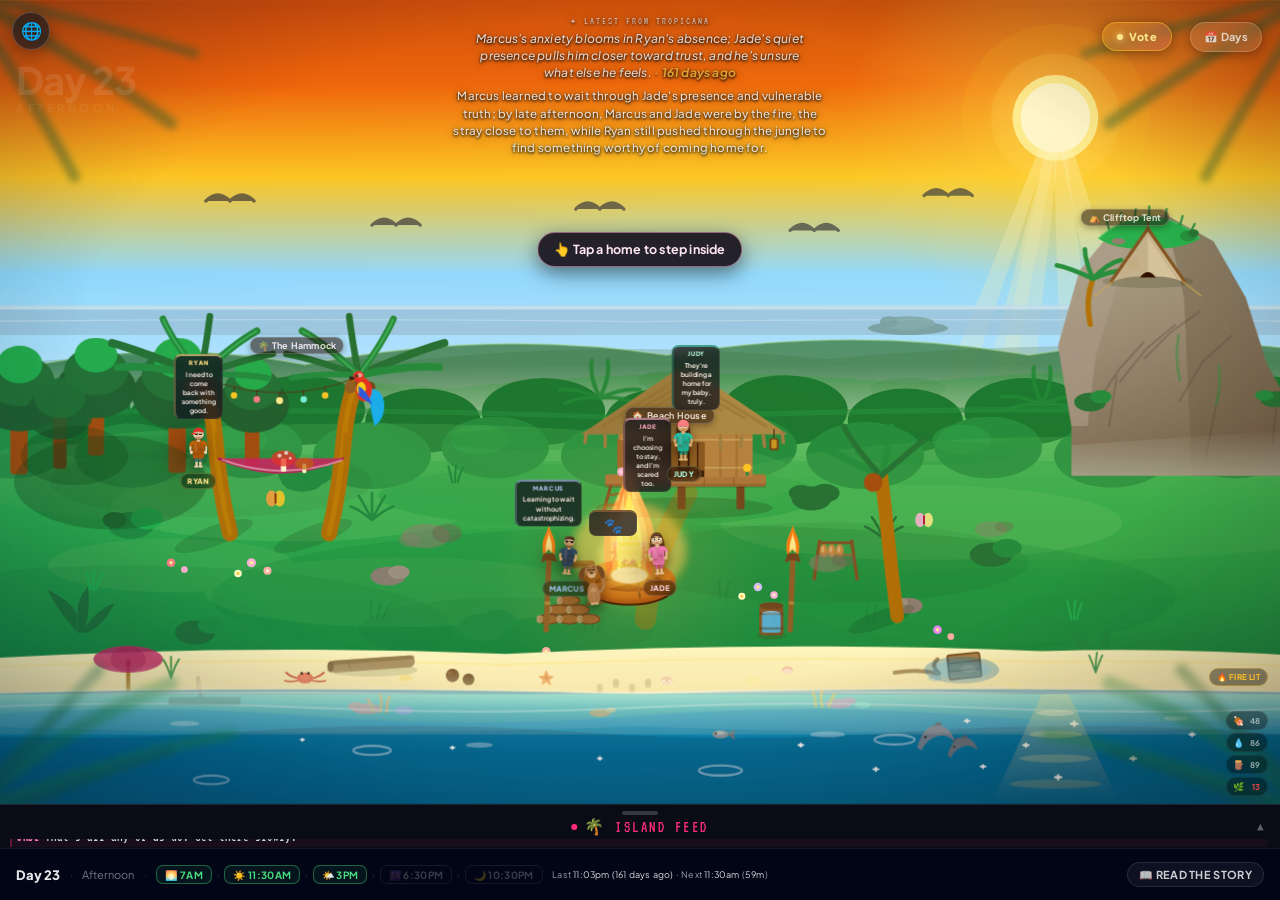
<file: index.html>
<!DOCTYPE html>
<html lang="en">
<head>
<meta charset="UTF-8">
<meta http-equiv="Cache-Control" content="no-cache, no-store, must-revalidate">
<meta http-equiv="Pragma" content="no-cache">
<meta http-equiv="Expires" content="0">
<meta name="viewport" content="width=device-width, initial-scale=1, maximum-scale=1, user-scalable=no">
<title>Tropicana — a never-ending story</title>
<link rel="icon" href="data:image/svg+xml,%3Csvg xmlns='http://www.w3.org/2000/svg' viewBox='0 0 100 100'%3E%3Ctext y='.9em' font-size='88'%3E%F0%9F%8F%9D%EF%B8%8F%3C/text%3E%3C/svg%3E">
<meta name="description" content="Tropicana is a never-ending story — strangers stranded on a deserted island, living and falling for each other five times a day. No script, no crew, no exit. The characters grow and surprise you on their own.">
<meta name="theme-color" content="#0b1220">
<!-- Social share preview -->
<meta property="og:type" content="website">
<meta property="og:site_name" content="The Never Ending Story Project">
<meta property="og:title" content="Tropicana — a never-ending story">
<meta property="og:description" content="Strangers stranded on a deserted island, living and falling for each other five times a day. No script, no crew, no exit.">
<meta property="og:url" content="https://adamdegoat.github.io/loveisland/">
<meta name="twitter:card" content="summary">
<meta name="twitter:title" content="Tropicana — a never-ending story">
<meta name="twitter:description" content="Strangers stranded on a deserted island, living and falling for each other five times a day.">

<link href="https://fonts.googleapis.com/css2?family=Plus+Jakarta+Sans:wght@600;700;800&family=VT323&display=swap" rel="stylesheet">
<link rel="stylesheet" href="theme.css"><!-- shared Never Ending Story house-style tokens -->
<style>
*{margin:0;padding:0;box-sizing:border-box}
:root{--above-hud:62px;--stage-bottom:96px}
html,body{width:100%;height:100%;overflow:hidden;font-family:'Plus Jakarta Sans',sans-serif;background:#020617}
/* World renders ABOVE the fixed bottom bars (HUD + collapsed feed drawer) so the
   beach + ocean band are never hidden behind them. --stage-bottom is measured live. */
#world{position:relative;width:100vw;height:calc(100vh - var(--stage-bottom));overflow:hidden}
#world-svg{position:absolute;inset:0;width:100%;height:100%;z-index:0;transform:translateY(calc(-1 * var(--world-shift,0px)))}
#stars{position:absolute;inset:0;width:100%;height:34%;pointer-events:none;z-index:2;opacity:0;transition:opacity 3s}
#world.night #stars,#world.dawn #stars{opacity:1}

/* Cloud animations */
@keyframes cloud-a{from{transform:translateX(0)}to{transform:translateX(1300px)}}
.cl1{animation:cloud-a 90s linear infinite}
.cl2{animation:cloud-a 115s linear infinite;animation-delay:-40s}
.cl3{animation:cloud-a 72s linear infinite;animation-delay:-22s}

/* Fire animations */
@keyframes flk{0%,100%{transform:scaleY(1) scaleX(1)}50%{transform:scaleY(1.22) scaleX(.9)}}
.fa{animation:flk .75s ease-in-out infinite;transform-box:fill-box;transform-origin:50% 100%}
.fb{animation:flk .55s ease-in-out infinite reverse;transform-box:fill-box;transform-origin:50% 100%}
.fc{animation:flk .42s ease-in-out infinite;transform-box:fill-box;transform-origin:50% 100%}

/* Wave animations */
@keyframes wv{from{transform:translateX(0)}to{transform:translateX(500px)}}
.wa{animation:wv 13s linear infinite}
.wb{animation:wv 19s linear infinite reverse}
/* Gentle palm sway — pivots at each palm's crown (origin set inline, in viewBox units) */
@keyframes palmsway{0%,100%{transform:rotate(-1.4deg)}50%{transform:rotate(1.4deg)}}
.palm-sway{transform-box:view-box;animation:palmsway 5.5s ease-in-out infinite}
/* subtle far-background parallax breath — distant layers only, tiny + slow, CSS-only (no JS loop) */
@keyframes bgDriftA{0%,100%{transform:translateX(-7px)}50%{transform:translateX(7px)}}
@keyframes bgDriftB{0%,100%{transform:translateX(-4px)}50%{transform:translateX(4px)}}
.bg-driftA{animation:bgDriftA 27s ease-in-out infinite}
.bg-driftB{animation:bgDriftB 34s ease-in-out infinite}
/* Ambient birds drift slowly across the sky */
@keyframes birddrift{0%{transform:translate(0,0)}50%{transform:translate(46px,-9px)}100%{transform:translate(0,0)}}
.birds-drift{transform-box:view-box;animation:birddrift 24s ease-in-out infinite}
/* A lone sailboat drifts slowly across the horizon */
@keyframes boatdrift{from{transform:translateX(-70px)}to{transform:translateX(1070px)}}
.boat-drift{transform-box:view-box;animation:boatdrift 78s linear infinite}
/* A little crab scuttles back and forth on the sand */
@keyframes crabscuttle{0%{transform:translateX(0)}42%{transform:translateX(34px)}58%{transform:translateX(34px)}100%{transform:translateX(0)}}
.crab-scuttle{transform-box:view-box;animation:crabscuttle 16s ease-in-out infinite}
/* Hammock gently sways */
@keyframes hammocksway{0%,100%{transform:rotate(-1.3deg)}50%{transform:rotate(1.3deg)}}
.hammock-sway{transform-box:view-box;transform-origin:232px 326px;animation:hammocksway 6s ease-in-out infinite}
/* A fish leaps from the water now and then */
@keyframes fishjump{0%,80%,100%{opacity:0;transform:translate(0,14px) rotate(-35deg)}84%{opacity:1;transform:translate(7px,-8px) rotate(-12deg)}88%{transform:translate(15px,-15px) rotate(8deg)}93%{opacity:1;transform:translate(23px,-7px) rotate(32deg)}97%{opacity:0;transform:translate(29px,10px) rotate(50deg)}}
.fish-jump{transform-box:view-box;animation:fishjump 13s ease-in-out infinite}
/* A gull glides slowly across over the water */
@keyframes gullglide{0%{transform:translate(-40px,0)}50%{transform:translate(520px,-16px)}100%{transform:translate(1080px,0)}}
.gull-glide{transform-box:view-box;animation:gullglide 34s linear infinite}
/* Strung palm lanterns glow at night (#world gets .night from applySky) */
#world.night #palm-lanterns{filter:drop-shadow(0 0 3px rgba(255,200,110,.85))}
/* Parrot gentle head bob */
@keyframes parrotbob{0%,100%{transform:rotate(0)}50%{transform:rotate(-4deg)}}
.parrot-bob{transform-box:view-box;animation:parrotbob 3.6s ease-in-out infinite}
/* Embers drift up from the fire */
@keyframes emberrise{0%{opacity:0;transform:translate(0,0)}18%{opacity:1}100%{opacity:0;transform:translate(-7px,-36px)}}
.ember{transform-box:view-box;animation:emberrise 2.8s ease-out infinite}
/* A pair of dolphins arc from the sea now and then */
@keyframes dolphinarc{0%,72%,100%{opacity:0;transform:translate(0,18px)}76%{opacity:1;transform:translate(10px,-10px) rotate(-14deg)}82%{transform:translate(26px,-18px) rotate(0deg)}88%{opacity:1;transform:translate(42px,-8px) rotate(16deg)}94%{opacity:0;transform:translate(54px,14px) rotate(28deg)}}
.dolphin-arc{transform-box:view-box;animation:dolphinarc 17s ease-in-out infinite}
/* A shooting star streaks occasionally (night-only via the night-stars group) */
@keyframes shootingstar{0%,92%,100%{opacity:0;transform:translate(820px,46px)}92.5%{opacity:1;transform:translate(816px,48px)}98%{opacity:0;transform:translate(636px,138px)}}
.shooting-star{transform-box:view-box;animation:shootingstar 15s linear infinite}
/* Soft cloud shadows drift slowly across the ground */
@keyframes shadowdrift{from{transform:translateX(-260px)}to{transform:translateX(1260px)}}
.cloud-shadow{transform-box:view-box;animation:shadowdrift 95s linear infinite}
/* Fireflies near the firepit (parent group's opacity gates night-only visibility) */
@keyframes firefly{0%,100%{opacity:0;transform:translate(0,0)}25%{opacity:.95}50%{opacity:.35;transform:translate(7px,-9px)}75%{opacity:.85}}
.firefly{transform-box:view-box;animation:firefly 4.2s ease-in-out infinite}
/* Dog (puppy) ears + tail — driven by applyDogExtras; smooth transitions + tail wag */
.dog-ear{transform-box:view-box;transition:transform .45s ease}
.dog-tail{transform-box:view-box;transition:transform .45s ease}
@keyframes tailwag{0%,100%{transform:rotate(-20deg)}50%{transform:rotate(20deg)}}
.dog-tail.wag{animation:tailwag .45s ease-in-out infinite}
.dog-tail.slow{animation:tailwag 1.5s ease-in-out infinite}

/* SVG transitions */
#sky-bg,#sun-group,#moon-group,#night-stars,#night-overlay,#sun-reflection{transition:opacity 2.5s ease}

/* ── ATMOSPHERE OVERLAYS (pure CSS, no JS/engine) ── */
/* Vignette: darken the corners to draw the eye to the centre of the island */
#vignette{position:absolute;inset:0;z-index:6;pointer-events:none;
  background:radial-gradient(120% 95% at 50% 42%,transparent 58%,rgba(2,6,23,.16) 84%,rgba(2,6,23,.42) 100%)}
/* Time-of-day colour wash: a soft tint that shifts with the cycle for cohesion */
#color-wash{position:absolute;inset:0;z-index:22;pointer-events:none;opacity:0;
  mix-blend-mode:soft-light;transition:background 2.5s ease,opacity 2.5s ease}
/* Directional light: warm/cool radiates from the sun's position (top-right) */
#world.evening   #color-wash{background:radial-gradient(135% 120% at 80% 14%,#fcd34d,#f97316 38%,#9d4e6e 72%,#4c2a4d);opacity:.5}
#world.morning   #color-wash{background:radial-gradient(135% 120% at 80% 16%,#fde68a,#fdba74 45%,#a7c4b5 82%);opacity:.42}
#world.afternoon #color-wash{background:radial-gradient(135% 120% at 80% 14%,#fef3c7,#fde68a 50%,rgba(186,230,253,.4) 86%);opacity:.2}
#world.midday    #color-wash{background:radial-gradient(135% 120% at 52% 8%,#fffbeb,#e0f2fe 58%,#bae6fd);opacity:.1}
#world.dawn      #color-wash{background:radial-gradient(135% 120% at 80% 18%,#fcd34d,#c084fc 46%,#4c1d95 84%);opacity:.44}
#world.night     #color-wash{background:radial-gradient(135% 120% at 80% 18%,#64748b,#1e293b 55%,#0f172a);opacity:.32}

/* ── ENGINE-DRIVEN WEATHER (rain + storm + lightning) ── */
/* Rain: animated diagonal streaks; .storm adds a darker wash + faster, denser rain */
@keyframes rainFall{0%{background-position:0 0,0 0}100%{background-position:140px 600px,90px 600px}}
#rain-layer{position:fixed;inset:0;z-index:8;pointer-events:none;opacity:0;
  transition:opacity 1.1s ease;
  background:
    repeating-linear-gradient(102deg,rgba(224,242,254,0) 0px,rgba(224,242,254,0) 7px,rgba(224,242,254,.22) 8px,rgba(224,242,254,0) 10px),
    repeating-linear-gradient(99deg,rgba(186,230,253,0) 0px,rgba(186,230,253,0) 11px,rgba(186,230,253,.14) 12px,rgba(186,230,253,0) 15px);
  background-size:140px 600px,90px 600px}
#rain-layer.on{opacity:.9;animation:rainFall .55s linear infinite}
#rain-layer.storm{opacity:1;animation:rainFall .32s linear infinite;
  background:
    linear-gradient(180deg,rgba(2,6,23,.34),rgba(2,6,23,.46)),
    repeating-linear-gradient(104deg,rgba(224,242,254,0) 0px,rgba(224,242,254,0) 5px,rgba(224,242,254,.3) 6px,rgba(224,242,254,0) 9px),
    repeating-linear-gradient(100deg,rgba(186,230,253,0) 0px,rgba(186,230,253,0) 9px,rgba(186,230,253,.2) 10px,rgba(186,230,253,0) 13px);
  background-size:cover,140px 600px,90px 600px}
/* Lightning: brief white flashes, only while storming */
@keyframes lightningFlash{0%,100%{opacity:0}1%{opacity:.0}2%{opacity:.85}4%{opacity:.1}5%{opacity:.6}7%{opacity:0}}
#lightning{position:fixed;inset:0;z-index:9;pointer-events:none;opacity:0;
  background:radial-gradient(140% 120% at 60% 8%,rgba(255,255,255,.9),rgba(224,242,254,.35) 40%,transparent 72%)}
#lightning.on{animation:lightningFlash 7s steps(1,end) infinite}

/* ── BEACH ATMOSPHERE ANIMATIONS (SVG, no engine) ── */
/* God-ray gentle breathing */
@keyframes godRayPulse{0%,100%{opacity:.5}50%{opacity:.78}}
#god-rays{animation:godRayPulse 7.5s ease-in-out infinite;transform-box:view-box}
/* Sun glitter dancing on the sea (day only; parent group gated in applySky) */
@keyframes seatwinkle{0%,100%{opacity:0;transform:scale(.5)}50%{opacity:.9;transform:scale(1)}}
.sparkle{transform-box:view-box;animation:seatwinkle 3.4s ease-in-out infinite}
/* Heat-haze ribbons shimmer over the hot sand (gated in applyWeather) */
@keyframes heatwobble{0%{opacity:0;transform:translateY(0)}30%{opacity:.16}50%{transform:translateY(-3px) scaleX(1.015)}70%{opacity:.13}100%{opacity:0;transform:translateY(-7px)}}
.heat-ribbon{transform-box:view-box;animation:heatwobble 6s ease-in-out infinite}
/* Butterflies / dragonflies fluttering by day */
@keyframes flutter{0%,100%{transform:translate(0,0) rotate(0)}25%{transform:translate(9px,-7px) rotate(6deg)}50%{transform:translate(2px,-13px) rotate(-4deg)}75%{transform:translate(-8px,-5px) rotate(5deg)}}
.flutterer{transform-box:view-box;animation:flutter 5.4s ease-in-out infinite}
@keyframes wingbeat{0%,100%{transform:scaleX(1)}50%{transform:scaleX(.4)}}
.bug-wing{transform-box:fill-box;transform-origin:center;animation:wingbeat .35s ease-in-out infinite}
/* Ocean surface ripples — scale + fade out */
@keyframes rippleOut{0%{transform:scale(.4);opacity:.55}100%{transform:scale(1.7);opacity:0}}
.sea-ripple{transform-box:view-box;animation:rippleOut 5s ease-out infinite}
/* Passing fin / dolphin arc across the water */
@keyframes finCross{0%{transform:translate(0,0);opacity:0}6%{opacity:.85}14%{transform:translate(160px,-10px)}22%{transform:translate(330px,0);opacity:.85}28%{opacity:0}100%{transform:translate(330px,0);opacity:0}}
#sea-fin{transform-box:view-box;animation:finCross 26s ease-in-out infinite}
/* Campfire smoke puffs rising + drifting */
@keyframes smokeRise{0%{transform:translate(0,0) scale(.5);opacity:0}15%{opacity:.5}100%{transform:translate(20px,-78px) scale(1.7);opacity:0}}
#fire-smoke .smoke-puff{transform-box:view-box;animation:smokeRise 5.5s ease-in-out infinite}

/* ── DAY STAMP ── */
/* ── DAY HISTORY ── */
/* ── AUDIENCE VOTE PILL + PANEL ("sway, don't script") ── */
#vote-pill{position:fixed;top:22px;right:108px;z-index:35;display:flex;align-items:center;gap:6px;
  padding:7px 14px;border-radius:20px;cursor:pointer;white-space:nowrap;
  background:linear-gradient(135deg,rgba(251,191,36,.24),rgba(244,114,182,.2));
  backdrop-filter:blur(12px);-webkit-backdrop-filter:blur(12px);border:1px solid rgba(251,191,36,.5);
  font-family:'Plus Jakarta Sans',sans-serif;font-size:11px;font-weight:800;letter-spacing:.4px;color:#fde68a;
  box-shadow:0 2px 14px rgba(0,0,0,.4);animation:votePulse 2.6s ease-in-out infinite;
  transition:transform .15s,border-color .2s}
#vote-pill:hover{transform:translateY(-1px);border-color:rgba(251,191,36,.85)}
#vote-pill.active{animation:none;background:linear-gradient(135deg,rgba(251,191,36,.42),rgba(244,114,182,.34));border-color:rgba(251,191,36,.9)}
@keyframes votePulse{0%,100%{box-shadow:0 2px 14px rgba(0,0,0,.4),0 0 0 0 rgba(251,191,36,.45)}
  50%{box-shadow:0 2px 14px rgba(0,0,0,.4),0 0 0 5px rgba(251,191,36,0)}}
#vote-pill .vp-dot{width:6px;height:6px;border-radius:50%;background:#fde68a;box-shadow:0 0 7px #fde68a}
/* dropdown panel — anchored under the pill (like the Days panel), warm gold "sway the island" palette */
#vote-panel{position:fixed;top:60px;right:108px;z-index:41;width:300px;max-width:calc(100vw - 24px);
  background:linear-gradient(180deg,rgba(26,16,34,.6),rgba(12,9,22,.66));
  backdrop-filter:blur(20px) saturate(1.2);-webkit-backdrop-filter:blur(20px) saturate(1.2);
  border:1px solid rgba(251,191,36,.34);border-radius:16px;
  box-shadow:0 20px 54px rgba(0,0,0,.6),0 0 26px rgba(251,191,36,.08);
  max-height:0;overflow:hidden;opacity:0;pointer-events:none;
  transition:max-height .34s cubic-bezier(.4,0,.2,1),opacity .22s ease}
#vote-panel::before{content:'';position:absolute;left:0;right:0;top:0;height:2px;z-index:3;
  background:linear-gradient(90deg,transparent,rgba(251,191,36,.7),rgba(244,114,182,.5),transparent)}
#vote-panel.open{max-height:80vh;opacity:1;pointer-events:auto;overflow-y:auto}
.vp-inner{padding:15px 16px 15px}
.vp-eyebrow{font-family:'VT323',monospace;font-size:11px;letter-spacing:2.5px;text-transform:uppercase;color:rgba(251,191,36,.62);margin-bottom:3px}
.vp-head{font-family:'Plus Jakarta Sans',sans-serif;font-weight:800;font-size:16px;letter-spacing:.01em;line-height:1.1;
  background:linear-gradient(180deg,#fff8ea 0%,#fde68a 58%,#f59e0b 100%);-webkit-background-clip:text;background-clip:text;-webkit-text-fill-color:transparent;color:transparent}
.vp-tag{font-size:10.5px;color:rgba(255,255,255,.5);font-style:italic;margin:3px 0 13px;line-height:1.45}
.vp-q{font-size:12px;font-weight:700;color:rgba(255,255,255,.92);margin-bottom:9px;letter-spacing:.01em}
.vp-opt{position:relative;display:block;width:100%;text-align:left;margin-bottom:8px;padding:10px 12px;border-radius:12px;
  border:1px solid rgba(255,255,255,.12);background:rgba(255,255,255,.035);cursor:pointer;overflow:hidden;color:#fff;
  transition:border-color .15s,background .15s,transform .12s}
.vp-opt:hover{border-color:rgba(251,191,36,.55);transform:translateY(-1px)}
.vp-opt:disabled{cursor:default;transform:none}
.vp-opt.picked{border-color:rgba(251,191,36,.9);background:rgba(251,191,36,.09)}
.vp-bar{position:absolute;left:0;top:0;bottom:0;width:0;z-index:0;transition:width .55s cubic-bezier(.4,0,.2,1);
  background:linear-gradient(90deg,rgba(251,191,36,.22),rgba(244,114,182,.14))}
.vp-opt-label{position:relative;z-index:1;font-weight:800;font-size:12.5px;color:#fff7e6}
.vp-opt-desc{position:relative;z-index:1;font-size:10.5px;color:rgba(255,255,255,.55);margin-top:2px;line-height:1.35}
.vp-opt-pct{position:absolute;right:11px;top:50%;transform:translateY(-50%);font-size:12px;font-weight:800;color:#fde68a;z-index:2}
.vp-voted{font-size:10.5px;color:rgba(110,231,160,.92);margin-top:4px;letter-spacing:.2px;font-weight:600}
.vp-hint{font-size:10.5px;color:rgba(255,255,255,.42);margin-top:4px}
.vp-inplay{margin-top:13px;padding:11px 12px;border-radius:11px;background:rgba(251,191,36,.07);border:1px solid rgba(251,191,36,.18);
  font-size:11px;color:rgba(255,255,255,.8);line-height:1.5}
.vp-ip-eyebrow{font-family:'VT323',monospace;font-size:10px;letter-spacing:2px;text-transform:uppercase;color:rgba(251,191,36,.6);display:block;margin-bottom:3px}
.vp-inplay b{color:#fde68a;font-weight:800}
#day-hist-btn{
  position:fixed;top:22px;right:18px;z-index:35;
  display:flex;align-items:center;gap:6px;
  padding:7px 13px;border-radius:20px;
  background:rgba(255,255,255,.09);
  backdrop-filter:blur(12px);-webkit-backdrop-filter:blur(12px);
  border:1px solid rgba(255,255,255,.2);
  font-family:'Plus Jakarta Sans',sans-serif;font-size:11px;font-weight:700;
  color:rgba(255,255,255,.72);letter-spacing:.3px;
  cursor:pointer;white-space:nowrap;
  transition:background .2s,border-color .2s,color .2s,box-shadow .2s;
  box-shadow:0 2px 12px rgba(0,0,0,.35);
}
#day-hist-btn:hover{background:rgba(255,255,255,.15);border-color:rgba(255,255,255,.38);color:#fff;box-shadow:0 2px 18px rgba(0,0,0,.45)}
#day-hist-btn.active{background:rgba(255,255,255,.13);border-color:rgba(255,255,255,.35);color:#fff}
#day-history-panel{
  position:fixed;top:66px;right:18px;left:auto;z-index:40;width:244px;
  background:rgba(4,8,22,.92);backdrop-filter:blur(18px);-webkit-backdrop-filter:blur(18px);
  border:1px solid rgba(255,255,255,.08);border-radius:14px;
  max-height:0;overflow:hidden;opacity:0;pointer-events:none;
  transition:max-height .32s cubic-bezier(.4,0,.2,1),opacity .2s ease;
}
#day-history-panel.open{max-height:400px;opacity:1;pointer-events:auto}
.dhp-head{
  font-family:'Plus Jakarta Sans',sans-serif;font-size:9px;font-weight:800;
  letter-spacing:2px;text-transform:uppercase;color:rgba(255,255,255,.25);
  padding:11px 14px 9px;border-bottom:1px solid rgba(255,255,255,.05);
  display:flex;align-items:center;justify-content:space-between;flex-shrink:0;
}
.dhp-back{
  background:none;border:none;font-family:'Plus Jakarta Sans',sans-serif;
  font-size:9px;font-weight:700;color:rgba(255,255,255,.25);
  cursor:pointer;letter-spacing:.5px;padding:0;transition:color .15s;
}
.dhp-back:hover{color:rgba(255,255,255,.6)}
.dhp-scroll{overflow-y:auto;max-height:350px;scrollbar-width:thin;scrollbar-color:rgba(255,255,255,.06) transparent}
.dhp-chips{padding:8px 10px 10px;display:flex;flex-direction:column;gap:5px}
.dhp-chip{
  display:flex;align-items:center;gap:7px;padding:7px 10px;border-radius:9px;
  border:1px solid rgba(255,255,255,.07);background:rgba(255,255,255,.03);
  font-family:'Plus Jakarta Sans',sans-serif;font-size:11px;font-weight:700;
  color:rgba(255,255,255,.5);cursor:pointer;
  transition:background .15s,border-color .15s;
}
.dhp-chip:hover{background:rgba(255,255,255,.07);border-color:rgba(255,255,255,.14);color:rgba(255,255,255,.8)}
.dhp-chip.cur{border-color:rgba(34,197,94,.3);color:rgba(255,255,255,.75)}
.dhp-dot{width:5px;height:5px;border-radius:50%;background:#22c55e;flex-shrink:0;animation:cdot 2s ease-in-out infinite}
.dhp-chip-meta{font-size:10px;color:rgba(255,255,255,.28);font-weight:500;margin-left:auto;white-space:nowrap}
.dhp-drama{font-size:13px;color:rgba(255,255,255,.7);line-height:1.57;font-style:italic;
  padding:12px 14px 14px}
.dhp-ongoing{font-size:12.5px;color:rgba(255,255,255,.5);line-height:1.55;font-style:italic;
  padding:12px 14px 14px}

#day-stamp{position:fixed;top:58px;left:16px;z-index:30;pointer-events:none;line-height:1.15}
#pulse{position:fixed;top:14px;left:50%;transform:translateX(-50%);z-index:30;pointer-events:none;
  font-family:'Plus Jakarta Sans',sans-serif;font-size:12px;font-style:italic;font-weight:500;
  color:rgba(255,255,255,.78);letter-spacing:.2px;text-align:center;max-width:340px;line-height:1.4;
  text-shadow:0 1px 3px rgba(0,0,0,.6),0 1px 3px rgba(0,0,0,.75),0 1px 10px rgba(0,0,0,.4)}
#pulse:not(:empty)::before{content:'✦ LATEST FROM TROPICANA';display:block;
  font-family:'VT323',monospace;font-size:10px;font-style:normal;font-weight:400;
  letter-spacing:2px;color:rgba(255,255,255,.62);text-transform:uppercase;margin-bottom:3px;
  text-shadow:0 1px 3px rgba(0,0,0,.8),0 0 10px rgba(0,0,0,.6)}
#scene-line{position:fixed;left:50%;transform:translateX(-50%);z-index:30;pointer-events:none;
  width:380px;max-width:88vw;
  font-family:'Plus Jakarta Sans',sans-serif;font-size:11.5px;font-weight:500;
  color:rgba(255,255,255,.82);letter-spacing:.2px;text-align:center;line-height:1.5;
  text-shadow:0 1px 3px rgba(0,0,0,.6),0 1px 3px rgba(0,0,0,.8),0 1px 10px rgba(0,0,0,.45)}
#ds-day{font-family:'Plus Jakarta Sans',sans-serif;font-size:38px;font-weight:800;
  color:rgba(255,255,255,.1);letter-spacing:-1px}
#ds-cycle{font-family:'Plus Jakarta Sans',sans-serif;font-size:11px;font-weight:700;
  color:rgba(255,255,255,.07);letter-spacing:3.5px;text-transform:uppercase}

/* ── CHARACTERS ── */
.char{position:absolute;z-index:20;transform:translate(-50%,-100%);
  transition:left 2.8s cubic-bezier(.4,0,.2,1),top 2.8s cubic-bezier(.4,0,.2,1);cursor:pointer}
.char:hover{filter:drop-shadow(0 0 9px rgba(255,255,255,.42))}
.char-svg{display:block;margin:0 auto;transform-origin:50% 100%;filter:var(--cast-shadow,drop-shadow(0 6px 14px rgba(0,0,0,.65)));animation:bob 2.4s ease-in-out infinite}
.char-svg.sad{animation:bob-slow 3.5s ease-in-out infinite}
.char-svg.angry{animation:bob-tense .9s ease-in-out infinite}
@keyframes bob{0%,100%{transform:scaleY(1)}50%{transform:scaleY(1.028)}}
@keyframes bob-slow{0%,100%{transform:scaleY(1)}50%{transform:scaleY(1.015)}}
@keyframes bob-tense{0%,100%{transform:scaleY(1) rotate(-.4deg)}50%{transform:scaleY(1.022) rotate(.4deg)}}
/* ── INTERACTION OVERLAYS ── */
.interact-overlay{position:absolute;z-index:19;transform:translate(-50%,-50%);pointer-events:none;transition:opacity .4s}
.interact-overlay.heart{z-index:22;filter:drop-shadow(0 1px 2px rgba(0,0,0,.45));animation:heartbeat 1.5s ease-in-out infinite}
@keyframes heartbeat{0%,100%{transform:translate(-50%,-50%) scale(1)}50%{transform:translate(-50%,-50%) scale(1.18)}}
.char.sitting{margin-top:10px}
.nametag{font-size:7.5px;font-weight:800;letter-spacing:.4px;text-transform:uppercase;
  margin:4px auto 0;padding:2px 6px;border-radius:20px;width:fit-content;white-space:nowrap;
  background:rgba(0,0,0,.45);backdrop-filter:blur(4px);-webkit-backdrop-filter:blur(4px)}
.nametag:empty{display:none}  /* unnamed stray: hide tag until it's named */
#char-marcus .nametag{color:#93c5fd;border:1px solid rgba(147,197,253,.2)}
#char-ryan .nametag{color:#fde68a;border:1px solid rgba(253,230,138,.2)}
#char-jade .nametag{color:#fbcfe8;border:1px solid rgba(249,168,212,.2)}
#char-judy .nametag{color:#99f6e4;border:1px solid rgba(153,246,228,.2)}

/* ── SPEECH BUBBLES ── */
.bubble{position:absolute;bottom:70px;left:50%;transform:translateX(-50%);
  background:rgba(10,18,32,.82);backdrop-filter:blur(4px);-webkit-backdrop-filter:blur(4px);
  color:#f1f5f9;padding:3px 6px;border-radius:7px;
  font-size:6.5px;font-weight:600;max-width:80px;min-width:48px;text-align:center;
  line-height:1.4;pointer-events:none;white-space:normal;z-index:25;transition:opacity .22s ease;
  border:1px solid rgba(255,255,255,.06);border-top-width:2px}
#char-marcus .bubble{border-top-color:rgba(147,197,253,.6);border-left:2px solid rgba(147,197,253,.25)}
#char-ryan .bubble{border-top-color:rgba(253,230,138,.6);border-left:2px solid rgba(253,230,138,.25)}
#char-jade .bubble{border-top-color:rgba(249,168,212,.6);border-left:2px solid rgba(249,168,212,.25)}
#char-judy .bubble{border-top-color:rgba(45,212,191,.6);border-left:2px solid rgba(45,212,191,.25)}
#char-marcus:hover{filter:drop-shadow(0 0 14px rgba(192,132,252,.55))}
#char-ryan:hover{filter:drop-shadow(0 0 14px rgba(251,146,60,.55))}
#char-jade:hover{filter:drop-shadow(0 0 14px rgba(244,114,182,.55))}
#char-judy:hover{filter:drop-shadow(0 0 14px rgba(45,212,191,.55))}
.bubble::after{display:none}
/* FOCUS MODE: while a character's stat card is open, fade the speech bubbles so the card stands clean & alone */
#world:has(.stat-card.tap-open) .bubble{opacity:0;pointer-events:none}
@media (hover:hover){#world:has(.char:hover) .bubble{opacity:0;pointer-events:none}}
.bubble-name{font-size:6px;font-weight:800;letter-spacing:.9px;text-transform:uppercase;margin-bottom:2px}
#char-marcus .bubble-name{color:#93c5fd}
#char-ryan .bubble-name{color:#fde68a}
#char-jade .bubble-name{color:#f9a8d4}
#char-judy .bubble-name{color:#99f6e4}
.bubble-text{font-size:6.5px}
.bubble-text.dog-emote{font-size:15px;line-height:1}

/* ── BOTTOM FEED DRAWER ── */
#chat-panel{
  position:fixed;left:0;right:0;bottom:52px;
  height:44px;overflow:hidden;
  background:rgba(10,14,24,.9);backdrop-filter:blur(8px);-webkit-backdrop-filter:blur(8px);
  z-index:50;display:flex;flex-direction:column;
  border-top:1px solid rgba(255,255,255,.1);
  transition:height .38s cubic-bezier(.4,0,.2,1),
             box-shadow .38s ease;
}
#chat-panel.feed-open{
  height:52vh;
  box-shadow:0 -12px 40px rgba(0,0,0,.55);
  border-top-color:rgba(255,46,120,.35);
}
/* Drag pill */
#feed-pill{
  width:36px;height:4px;border-radius:4px;
  background:rgba(255,255,255,.18);
  margin:6px auto 0;flex-shrink:0;
  transition:background .2s
}
#chat-panel:hover #feed-pill,
#chat-panel.feed-open #feed-pill{background:rgba(255,46,120,.5)}
#chat-header{
  position:relative;
  padding:5px 14px 5px;font-family:'VT323',monospace;font-size:16px;color:#ff2d78;
  letter-spacing:2.5px;display:flex;align-items:center;justify-content:center;gap:7px;
  cursor:pointer;flex-shrink:0;user-select:none;
  border-bottom:1px solid rgba(255,255,255,.0);
  transition:border-color .38s
}
#chat-panel.feed-open #chat-header{border-bottom-color:rgba(255,255,255,.07)}
#chat-dot{width:6px;height:6px;border-radius:50%;background:#ff2d78;animation:cdot 2s ease-in-out infinite;flex-shrink:0}
@keyframes cdot{0%,100%{opacity:1}50%{opacity:.2}}
/* Absolutely center the ISLAND FEED label (on all widths) so the chevron's
   margin-left:auto can't push it left under the Island Oracle widget. */
#feed-label{display:inline-flex;align-items:center;gap:7px;position:absolute;left:50%;transform:translateX(-50%);pointer-events:none}
#chat-chevron{
  margin-left:auto;font-size:11px;color:rgba(255,255,255,.35);
  transition:transform .35s cubic-bezier(.4,0,.2,1),color .2s
}
#chat-panel.feed-open #chat-chevron{transform:rotate(180deg);color:rgba(255,46,120,.7)}
#chat-feed{flex:1;overflow-y:auto;padding:8px 12px 4px;display:flex;flex-direction:column;gap:5px;
  scrollbar-width:thin;scrollbar-color:rgba(255,255,255,.1) transparent}
#chat-feed::-webkit-scrollbar{width:3px}
#chat-feed::-webkit-scrollbar-thumb{background:rgba(255,255,255,.1);border-radius:3px}
.cl{font-family:'VT323',monospace;font-size:15px;line-height:1.3;word-break:break-word}
.cl.marcus{color:#c084fc}
.cl.ryan{color:#fb923c}
.cl.jade{color:#f472b6}
.cl.interaction{color:#fbbf24}
.cl-label{font-size:11px;letter-spacing:.8px;opacity:.78;text-transform:uppercase}
.cl-dialogue{color:#e2e8f0;font-size:13px;opacity:.9}
.cl-ts{font-family:'VT323',monospace;font-size:12px;color:rgba(255,255,255,.45);letter-spacing:1.2px;text-align:center;padding:4px 0 2px;text-transform:uppercase;background:rgba(255,255,255,.03);border-radius:4px;margin:2px 0}
.cl-msg{font-family:'VT323',monospace;font-size:14px;line-height:1.3;padding:1px 4px;word-break:break-word}
.cl-spk{font-size:12px;font-weight:700;letter-spacing:.5px;text-transform:uppercase}
.cl-line{color:#e2e8f0;opacity:.9}
.cl-absent{font-family:'VT323',monospace;font-size:12px;padding:2px 4px;opacity:.55;font-style:italic;border-left:2px solid rgba(255,255,255,.08);margin:3px 0 4px;padding-left:7px}
.cl-absent-txt{color:#94a3b8}
.cl-time{font-family:'VT323',monospace;font-size:11px;color:rgba(255,255,255,.55);letter-spacing:.6px;float:right;margin-left:6px;white-space:nowrap}
.cl-latest{background:rgba(255,45,120,.06);border-left:2px solid rgba(255,45,120,.32);padding-left:5px;margin-left:-2px;border-radius:0 4px 4px 0}
.cl-ts-latest{background:rgba(255,45,120,.11)!important;color:rgba(255,160,200,.85)!important;border:1px solid rgba(255,45,120,.22);border-radius:5px;padding-left:8px;padding-right:8px}
.cl-ts-rel{font-family:'Plus Jakarta Sans',sans-serif;font-size:9px;font-weight:800;letter-spacing:.4px;text-transform:none;color:#ff7eb0;margin-left:7px;white-space:nowrap}

/* ── HUD ── */
#hud{position:fixed;bottom:0;left:0;right:0;z-index:100;
  background:rgba(2,6,23,.93);backdrop-filter:blur(18px);-webkit-backdrop-filter:blur(18px);
  border-top:1px solid rgba(255,255,255,.07);padding:0 1rem;
  display:flex;align-items:center;gap:.6rem;height:52px}
.hud-day{font-weight:800;color:rgba(255,255,255,.9);font-size:13px;flex-shrink:0}
.hud-sep{color:rgba(255,255,255,.2);font-size:11px}
#cycle-label{font-size:11px;color:rgba(255,255,255,.45);flex-shrink:0}

/* Status strip */
#status-strip{display:flex;align-items:center;gap:.3rem;font-size:10px;flex-shrink:0}
.stp{display:inline-flex;align-items:center;padding:.15rem .5rem;border-radius:7px;
  border:1px solid rgba(255,255,255,.08);color:rgba(255,255,255,.22);
  font-weight:700;letter-spacing:.3px;text-transform:uppercase;transition:all .4s}
.stp.running{color:#fbbf24;border-color:rgba(251,191,36,.5);background:rgba(251,191,36,.1);animation:spulse 1s ease-in-out infinite}
.stp.done{color:#4ade80;border-color:rgba(74,222,128,.4);background:rgba(74,222,128,.07)}
.stp.current{color:rgba(255,255,255,.75);border-color:rgba(255,255,255,.28);background:rgba(255,255,255,.09)}
@keyframes spulse{0%,100%{opacity:1}50%{opacity:.5}}
.stp-arr{color:rgba(255,255,255,.12);font-size:9px}

/* Tiny status info */
#status-info{font-size:9px;color:rgba(255,255,255,.6);white-space:nowrap;flex-shrink:0;line-height:1.3;letter-spacing:.2px}
#status-info span{color:rgba(255,255,255,.85)}
#status-msg{font-size:9px;color:rgba(255,255,255,.3);font-style:italic;overflow:hidden;text-overflow:ellipsis;white-space:nowrap;max-width:120px}

/* Buttons */
.hud-actions{display:flex;align-items:center;gap:.45rem;margin-left:auto;flex-shrink:0}
#story-btn{display:inline-flex;align-items:center;gap:.2rem;padding:.28rem .7rem;
  border-radius:18px;border:1px solid rgba(255,255,255,.1);background:rgba(255,255,255,.05);
  color:rgba(255,255,255,.5);font-size:11px;font-weight:700;letter-spacing:.3px;
  text-transform:uppercase;text-decoration:none;transition:all .2s;font-family:'Plus Jakarta Sans',sans-serif}
#story-btn:hover{border-color:rgba(255,255,255,.2);color:rgba(255,255,255,.85);background:rgba(255,255,255,.09)}
/* a one-time invite glow drawing first-time visitors to the full story archive */
@keyframes storyNudge{0%,100%{box-shadow:0 0 0 0 rgba(246,181,61,0);border-color:rgba(255,255,255,.1)}
  50%{box-shadow:0 0 0 5px rgba(246,181,61,.16);border-color:rgba(246,181,61,.55)}}
#story-btn.nudge{animation:storyNudge 2.1s ease-in-out infinite;color:rgba(255,255,255,.8)}
/* the "· updated Nh ago" recency tag appended to the latest-pulse banner */
.pulse-age{color:rgba(246,181,61,.85);font-weight:700;white-space:nowrap}

/* ── MOBILE ── */
@media(max-width:768px){
  html,body{overflow-x:auto;overflow-y:hidden}
  /* Reserve the bottom bars here too: height drives width (10/6 aspect) for the
     horizontal-scroll layout, so the beach/ocean clears the bottom UI on mobile. */
  #world{width:calc((100dvh - var(--stage-bottom)) * 10 / 6);height:calc(100dvh - var(--stage-bottom))}
  /* HUD: 3-row layout — cycle strip + timing visible on mobile */
  #status-msg{display:none}
  #hud{padding:5px .75rem 4px;height:auto;flex-wrap:wrap;align-content:flex-start;gap:3px .3rem}
  .hud-actions{order:1}
  #status-strip{display:flex;flex-basis:100%;order:10;gap:.2rem}
  #status-info{display:block;flex-basis:100%;order:11}
  .stp{font-size:8px;padding:.1rem .3rem}
  .stp-arr{font-size:8px}
  /* Push chat panel above the now-taller HUD. */
  #chat-panel{bottom:var(--above-hud)}
  /* roomier tap targets on touch screens (UX audit #3) */
  #story-btn{padding:.5rem .7rem;font-size:10px;min-height:38px}
  #res-hud{flex-flow:row wrap!important;justify-content:flex-end!important;max-width:128px;align-items:flex-end}
  #res-hud .res-pill{min-height:32px;padding:6px 8px}
  #chat-header{min-height:44px}
  .bubble{max-width:82px;padding:3px 6px}
  .bubble-text{font-size:7.5px}
  #pulse{top:78px;font-size:11px;max-width:78vw;color:rgba(255,255,255,.85)}
  #scene-line{font-size:10.5px;width:78vw;color:rgba(255,255,255,.85)}
  /* no hover on touch — show structure names faintly so they're not invisible */
  .struct-label{color:rgba(255,255,255,.6)}
  #day-hist-btn{top:14px;right:12px;padding:5px 10px;font-size:10px}
  #vote-pill{top:14px;right:88px;padding:5px 11px;font-size:10px}
  #vote-panel{top:48px;left:12px;right:12px;width:auto;max-width:none}
  #day-stamp{left:13px;top:50px}
  #day-history-panel{top:52px;right:12px;width:220px}
  /* res-hud now anchors bottom-right via the base rule on all sizes */
  .stat-card{display:none}
  .stat-card.tap-open{display:block;opacity:1;transform:translateY(0)}
  .stat-card.right,.stat-card.left{left:50%;transform:translateX(calc(-50% + var(--sc-shift,0px)));right:auto}
  .stat-card.tap-open.right,.stat-card.tap-open.left{transform:translateX(calc(-50% + var(--sc-shift,0px)))}
  .stat-card.tap-open.below{transform:translateX(calc(-50% + var(--sc-shift,0px)))}
  /* Feed drawer taller on mobile */
  #chat-panel.feed-open{height:62vh}
}

/* ── HOVER STAT CARD ── */
.stat-card{
  position:absolute;bottom:110%;pointer-events:none;z-index:80;
  width:230px;max-width:84vw;background:rgba(6,10,18,.94);border-radius:12px;
  padding:12px 14px;opacity:0;transform:translateY(6px);
  transition:opacity .18s ease,transform .18s ease;
  backdrop-filter:blur(14px);-webkit-backdrop-filter:blur(14px);
  font-family:'Plus Jakarta Sans',sans-serif;line-height:1.4;white-space:normal;
  box-shadow:0 14px 40px rgba(0,0,0,.6)
}
.char:hover .stat-card{opacity:1;transform:translateY(0)}
.stat-card.right{left:90%;transform:translateY(6px)}
.stat-card.left{right:90%;transform:translateY(6px)}
.char:hover .stat-card.right{transform:translateY(0)}
.char:hover .stat-card.left{transform:translateY(0)}
/* below variant — card drops down when character is near top of screen */
.stat-card.below{bottom:auto;top:105%;transform:translateY(-6px)}
.char:hover .stat-card.below{transform:translateY(0)}
.stat-card.below.right{transform:translateY(-6px)}
.stat-card.below.left{transform:translateY(-6px)}
.char:hover .stat-card.below.right,.char:hover .stat-card.below.left{transform:translateY(0)}
.sc-name{font-size:17px;font-weight:700;letter-spacing:1px;text-transform:uppercase;margin-bottom:2px}
.sc-mood{font-size:13px;color:rgba(255,255,255,.45);letter-spacing:.5px;margin-bottom:8px;text-transform:uppercase}
.sc-cond{display:inline-block;font-size:11px;font-weight:700;letter-spacing:.4px;padding:2px 7px;border-radius:7px;margin-bottom:8px}
.sc-cond-injured{background:rgba(248,113,113,.16);color:#fca5a5;border:1px solid rgba(248,113,113,.35)}
.sc-cond-sick{background:rgba(192,132,252,.16);color:#d8b4fe;border:1px solid rgba(192,132,252,.35)}
.sc-section{font-size:11px;color:rgba(255,255,255,.3);letter-spacing:2px;text-transform:uppercase;margin-bottom:4px;border-bottom:1px solid rgba(255,255,255,.06);padding-bottom:2px}
.sc-row{display:flex;align-items:center;gap:6px;margin-bottom:3px}
.sc-label{font-size:12px;color:rgba(255,255,255,.4);width:68px;text-transform:uppercase;letter-spacing:.3px;flex-shrink:0}
.sc-bar{flex:1;height:3px;background:rgba(255,255,255,.08);border-radius:3px;overflow:hidden}
.sc-fill{height:100%;border-radius:3px}
.sc-val{font-size:12px;color:rgba(255,255,255,.5);width:22px;text-align:right;flex-shrink:0}
.sc-bond{font-size:12.5px;color:rgba(255,255,255,.72);margin-bottom:2px}
/* ── character-snapshot rows (the visitor-friendly card) ── */
.sc-role{font-size:11px;color:rgba(255,255,255,.45);letter-spacing:.6px;text-transform:uppercase;margin:-1px 0 7px}
.sc-bio{font-size:12px;color:rgba(255,255,255,.62);line-height:1.5;margin-bottom:9px}
.sc-line{display:flex;gap:8px;align-items:baseline;margin-bottom:6px}
.sc-key{font-size:10px;color:rgba(255,255,255,.32);letter-spacing:1px;text-transform:uppercase;flex:0 0 52px}
.sc-now{font-size:12.5px;color:rgba(255,255,255,.85);line-height:1.45;flex:1}
.sc-bonds{margin-top:7px;padding-top:7px;border-top:1px solid rgba(255,255,255,.06);display:flex;flex-direction:column;gap:3px}

/* ── STRUCTURES LAYER ── */
#structures-layer{position:absolute;inset:0;pointer-events:none;z-index:5;transform:translateY(calc(-1 * var(--world-shift,0px)))}
.struct{position:absolute;transform:translate(-50%,-50%);pointer-events:auto;text-align:center;line-height:1;cursor:default}
.struct-svg{display:block;filter:var(--struct-shadow,drop-shadow(0 3px 8px rgba(0,0,0,.6)));transition:transform .2s ease}
#tide-line{transition:transform 6s ease-in-out}
.struct:hover .struct-svg{transform:scale(1.12)}
.struct-label{font-size:8px;color:rgba(255,255,255,.0);white-space:nowrap;margin-top:2px;
  font-family:'Plus Jakarta Sans',sans-serif;font-weight:700;letter-spacing:.3px;
  text-shadow:0 1px 4px rgba(0,0,0,1);display:block;transition:color .18s ease;
  background:rgba(0,0,0,.45);padding:1px 5px;border-radius:4px;backdrop-filter:blur(3px)}
.struct:hover .struct-label{color:rgba(255,255,255,.75)}
.struct-cond{width:30px;height:3px;border-radius:2px;background:rgba(0,0,0,.45);margin:1px auto 0;overflow:hidden}
.struct-cond-fill{height:100%;border-radius:2px}
.struct.discovery .struct-svg{filter:drop-shadow(0 0 6px rgba(251,191,36,.6)) drop-shadow(0 3px 8px rgba(0,0,0,.5))}

/* ── RESOURCES HUD ── */
#res-hud{position:fixed;bottom:calc(var(--stage-bottom) + 8px);right:12px;z-index:30;pointer-events:auto;display:flex;flex-direction:column;gap:3px;align-items:flex-end}
#fire-chip{position:fixed;bottom:calc(var(--stage-bottom) + 118px);right:12px;z-index:30;pointer-events:none;display:none;align-items:center;gap:4px;
  background:rgba(0,0,0,.38);border:1px solid rgba(255,255,255,.12);border-radius:9px;padding:3px 7px;font-family:'Plus Jakarta Sans',sans-serif;font-size:8px;font-weight:700;letter-spacing:.4px}
#fire-chip.lit{color:#fbbf24;border-color:rgba(251,191,36,.35)}
#fire-chip.out{color:#93a3b8}
.res-pill{display:flex;align-items:center;gap:3px;background:rgba(0,0,0,.35);
  backdrop-filter:blur(4px);-webkit-backdrop-filter:blur(4px);
  border-radius:14px;padding:3px 7px 3px 6px;border:1px solid rgba(255,255,255,.06);
  cursor:pointer;user-select:none;min-height:18px;
  transition:background .15s,border-color .15s}
.res-pill:hover,.res-pill.rp-active{background:rgba(255,255,255,.09);border-color:rgba(255,255,255,.18)}
.res-pill-icon{font-size:9px}
.res-pill-val{font-size:8px;font-weight:700;font-family:'Plus Jakarta Sans',sans-serif;min-width:13px;text-align:right}
/* Resource detail card */
#res-card{
  width:min(220px,calc(100vw - 36px));position:absolute;right:0;bottom:100%;margin-bottom:8px;z-index:31;
  background:rgba(4,8,22,.92);border:1px solid rgba(255,255,255,.1);border-radius:12px;
  overflow:hidden;max-height:0;opacity:0;pointer-events:none;
  transition:max-height .32s cubic-bezier(.4,0,.2,1),opacity .22s ease;
  backdrop-filter:blur(18px);-webkit-backdrop-filter:blur(18px);
  box-shadow:0 8px 28px rgba(0,0,0,.6)}
#res-card.open{max-height:240px;opacity:1;pointer-events:auto}
.rc-inner{padding:13px 14px}
.rc-header{display:flex;align-items:center;gap:7px;margin-bottom:8px}
.rc-icon{font-size:18px}
.rc-name{flex:1;font-size:10px;font-weight:800;letter-spacing:1.2px;text-transform:uppercase;color:rgba(255,255,255,.75)}
.rc-val{font-size:16px;font-weight:800;font-family:'Plus Jakarta Sans',sans-serif}
.rc-trend{font-size:14px;font-weight:700;margin-left:1px}
.rc-bar-wrap{height:3px;background:rgba(255,255,255,.08);border-radius:3px;overflow:hidden;margin-bottom:10px}
.rc-bar-fill{height:100%;border-radius:3px}
.rc-status{font-size:11px;color:rgba(255,255,255,.62);line-height:1.55;margin-bottom:7px}
.rc-mention{font-size:10px;color:rgba(255,255,255,.36);line-height:1.5;font-style:italic;
  border-top:1px solid rgba(255,255,255,.06);padding-top:7px;
  display:-webkit-box;-webkit-line-clamp:3;-webkit-box-orient:vertical;overflow:hidden}
.rc-who{display:block;margin-top:3px;font-style:normal;font-size:9px;
  letter-spacing:.6px;text-transform:uppercase;color:rgba(255,255,255,.22)}


/* (Island Oracle widget styles removed — the Oracle runs in the engine but is no longer shown on screen.) */
</style>
</head>
<body>
<div id="world" class="afternoon">
<canvas id="stars"></canvas>

<!-- ══ BACK TO WORLD (self-contained, top-left) ════════════ -->
<a id="back-to-world" href="https://adamdegoat.github.io/neverendingworld/" title="Back to World">
  <span class="btw-globe">🌐</span><span class="btw-text">Back to World</span>
</a>
<style id="back-to-world-style">
  #back-to-world{
    position:fixed; top:12px; left:12px; z-index:99999;
    display:flex; align-items:center; gap:0;
    height:38px; max-width:38px; padding:0;
    border-radius:19px; overflow:hidden;
    background:rgba(12,18,32,.62); backdrop-filter:blur(7px); -webkit-backdrop-filter:blur(7px);
    border:1px solid rgba(255,255,255,.18); box-shadow:0 4px 16px rgba(0,0,0,.32);
    color:#eef3ff; text-decoration:none; font:600 13px/1 system-ui,-apple-system,sans-serif;
    letter-spacing:.01em; white-space:nowrap;
    transition:max-width .34s cubic-bezier(.2,.7,.2,1), background .25s, border-color .25s;
    cursor:pointer;
  }
  #back-to-world .btw-globe{
    flex:0 0 38px; width:38px; height:38px;
    display:flex; align-items:center; justify-content:center; font-size:17px;
  }
  #back-to-world .btw-text{ opacity:0; padding-right:16px; transition:opacity .2s .08s; }
  #back-to-world:hover, #back-to-world:focus-visible{
    max-width:220px; background:rgba(20,28,46,.82); border-color:rgba(255,255,255,.34);
  }
  #back-to-world:hover .btw-text, #back-to-world:focus-visible .btw-text{ opacity:1; }
  @media(max-width:680px){ #back-to-world{ top:9px; left:9px; height:40px; max-width:40px; border-radius:20px; }
    #back-to-world .btw-globe{ flex-basis:40px; width:40px; height:40px; font-size:16px; } }
</style>

<!-- ══ DAY STAMP ══════════════════════════════════════════ -->
<div id="day-stamp">
  <div id="ds-day">Day 1</div>
  <div id="ds-cycle">—</div>
</div>
<button id="day-hist-btn" onclick="toggleDayHistory()">📅 Days</button>
<div id="day-history-panel" onclick="event.stopPropagation()"><div id="dhp-inner"></div></div>
<div id="vote-pill" onclick="toggleVote()"><span class="vp-dot"></span> Vote</div>
<div id="vote-panel" onclick="event.stopPropagation()">
  <div class="vp-inner">
    <div class="vp-eyebrow">✦ Cast your voice</div>
    <div class="vp-head">Sway the island</div>
    <div class="vp-tag">You nudge how they lean — you never script them.</div>
    <div id="vp-body">Loading the vote…</div>
  </div>
</div>
<div id="pulse"></div>
<div id="scene-line"></div>
<div id="structures-layer"></div>
<div id="vignette"></div>
<div id="rain-layer"></div>
<div id="lightning"></div>
<div id="color-wash"></div>
<div id="fire-chip"></div>
<div id="res-hud"></div>

<!-- ══ WORLD SVG ══════════════════════════════════════════ -->
<svg id="world-svg" viewBox="0 0 1000 600" preserveAspectRatio="xMidYMin slice" xmlns="http://www.w3.org/2000/svg">
<defs>
  <linearGradient id="sky-morning" x1="0" y1="0" x2="0" y2="1">
    <stop offset="0%" stop-color="#c2410c"/><stop offset="20%" stop-color="#ea580c"/>
    <stop offset="42%" stop-color="#fbbf24"/><stop offset="65%" stop-color="#7dd3fc"/>
    <stop offset="100%" stop-color="#bae6fd"/>
  </linearGradient>
  <linearGradient id="sky-midday" x1="0" y1="0" x2="0" y2="1">
    <stop offset="0%" stop-color="#0369a1"/><stop offset="35%" stop-color="#0ea5e9"/>
    <stop offset="70%" stop-color="#38bdf8"/><stop offset="100%" stop-color="#bae6fd"/>
  </linearGradient>
  <linearGradient id="sky-afternoon" x1="0" y1="0" x2="0" y2="1">
    <stop offset="0%" stop-color="#1d4ed8"/><stop offset="40%" stop-color="#0ea5e9"/>
    <stop offset="75%" stop-color="#7dd3fc"/><stop offset="100%" stop-color="#dbeafe"/>
  </linearGradient>
  <linearGradient id="sky-evening" x1="0" y1="0" x2="0" y2="1">
    <stop offset="0%" stop-color="#6d28d9"/><stop offset="22%" stop-color="#be185d"/>
    <stop offset="48%" stop-color="#dc2626"/><stop offset="68%" stop-color="#ea580c"/>
    <stop offset="85%" stop-color="#fbbf24"/><stop offset="100%" stop-color="#fde68a"/>
  </linearGradient>
  <linearGradient id="sky-night" x1="0" y1="0" x2="0" y2="1">
    <stop offset="0%" stop-color="#020617"/><stop offset="40%" stop-color="#0f172a"/>
    <stop offset="80%" stop-color="#1e1b4b"/><stop offset="100%" stop-color="#1e1b4b"/>
  </linearGradient>
  <linearGradient id="sky-dawn" x1="0" y1="0" x2="0" y2="1">
    <stop offset="0%" stop-color="#1e1b4b"/><stop offset="28%" stop-color="#4c1d95"/>
    <stop offset="52%" stop-color="#7c3aed"/><stop offset="72%" stop-color="#be185d"/>
    <stop offset="88%" stop-color="#f97316"/><stop offset="100%" stop-color="#fbbf24"/>
  </linearGradient>
  <linearGradient id="ocean-g" x1="0" y1="0" x2="0" y2="1">
    <stop offset="0%" stop-color="#0369a1"/><stop offset="60%" stop-color="#075985"/>
    <stop offset="100%" stop-color="#0c4a6e"/>
  </linearGradient>
  <filter id="glow"><feGaussianBlur stdDeviation="5" result="b"/><feMerge><feMergeNode in="b"/><feMergeNode in="SourceGraphic"/></feMerge></filter>
  <radialGradient id="sun-halo" cx="50%" cy="50%" r="50%">
    <stop offset="0%" stop-color="#fde68a" stop-opacity=".55"/>
    <stop offset="35%" stop-color="#fcd34d" stop-opacity=".28"/>
    <stop offset="100%" stop-color="#fcd34d" stop-opacity="0"/>
  </radialGradient>
  <linearGradient id="sun-glint" x1="0" y1="0" x2="0" y2="1">
    <stop offset="0%" stop-color="#fde68a" stop-opacity=".55"/>
    <stop offset="100%" stop-color="#fde68a" stop-opacity="0"/>
  </linearGradient>
  <radialGradient id="fire-glow-g" cx="50%" cy="50%" r="50%">
    <stop offset="0%" stop-color="#fb923c" stop-opacity=".5"/>
    <stop offset="45%" stop-color="#f97316" stop-opacity=".16"/>
    <stop offset="100%" stop-color="#f97316" stop-opacity="0"/>
  </radialGradient>
  <radialGradient id="moon-halo" cx="50%" cy="50%" r="50%">
    <stop offset="0%" stop-color="#e2e8f0" stop-opacity=".35"/>
    <stop offset="100%" stop-color="#cbd5e1" stop-opacity="0"/>
  </radialGradient>
  <filter id="soft-blur"><feGaussianBlur stdDeviation="2.6"/></filter>
  <!-- BEACH POLISH GRADIENTS/FILTERS (new ids) -->
  <linearGradient id="godray-g" x1="0" y1="0" x2="0" y2="1">
    <stop offset="0%" stop-color="#fef3c7" stop-opacity=".55"/>
    <stop offset="55%" stop-color="#fde68a" stop-opacity=".18"/>
    <stop offset="100%" stop-color="#fbbf24" stop-opacity="0"/>
  </linearGradient>
  <linearGradient id="haze-g" x1="0" y1="0" x2="0" y2="1">
    <stop offset="0%" stop-color="#e0f2fe" stop-opacity="0"/>
    <stop offset="55%" stop-color="#fef9c3" stop-opacity=".4"/>
    <stop offset="100%" stop-color="#e0f2fe" stop-opacity="0"/>
  </linearGradient>
  <radialGradient id="vignette-g" cx="50%" cy="44%" r="72%">
    <stop offset="58%" stop-color="#020617" stop-opacity="0"/>
    <stop offset="100%" stop-color="#020617" stop-opacity=".4"/>
  </radialGradient>
  <linearGradient id="seastorm-g" x1="0" y1="0" x2="0" y2="1">
    <stop offset="0%" stop-color="#475569"/><stop offset="55%" stop-color="#334155"/>
    <stop offset="100%" stop-color="#1e293b"/>
  </linearGradient>
  <linearGradient id="dawnfog-g" x1="0" y1="0" x2="0" y2="1">
    <stop offset="0%" stop-color="#fde68a" stop-opacity="0"/>
    <stop offset="50%" stop-color="#fef9c3" stop-opacity=".75"/>
    <stop offset="100%" stop-color="#e0f2fe" stop-opacity=".35"/>
  </linearGradient>
  <radialGradient id="smoke-g" cx="50%" cy="50%" r="50%">
    <stop offset="0%" stop-color="#cbd5e1" stop-opacity=".5"/>
    <stop offset="100%" stop-color="#cbd5e1" stop-opacity="0"/>
  </radialGradient>
  <linearGradient id="streak-g" x1="0" y1="0" x2="1" y2="0">
    <stop offset="0%" stop-color="#ffffff" stop-opacity="0"/>
    <stop offset="100%" stop-color="#ffffff" stop-opacity=".95"/>
  </linearGradient>
  <!-- ══ TERRAIN REALISM GRADIENTS (depth + form, no new objects) ══ -->
  <!-- grassy field: sun-warmed lighter green at the treeline → richer, cooler green underfoot -->
  <linearGradient id="ground-g" x1="0" y1="0" x2="0" y2="1">
    <stop offset="0%" stop-color="#3fae5a"/><stop offset="34%" stop-color="#1fa24a"/>
    <stop offset="100%" stop-color="#127c39"/>
  </linearGradient>
  <!-- aerial haze that lets the distant hills recede (transparent crest → pale base) -->
  <linearGradient id="hill-haze" x1="0" y1="0" x2="0" y2="1">
    <stop offset="0%" stop-color="#cfe7d4" stop-opacity="0"/>
    <stop offset="100%" stop-color="#cfe7d4" stop-opacity=".55"/>
  </linearGradient>
  <!-- rock form: sky-lit top face → shadowed base -->
  <linearGradient id="rock-g" x1="0" y1="0" x2="0.35" y2="1">
    <stop offset="0%" stop-color="#a39a90"/><stop offset="52%" stop-color="#857c72"/>
    <stop offset="100%" stop-color="#5f574e"/>
  </linearGradient>
  <!-- beach sand: bright dry sand → damp warm sand near the water -->
  <linearGradient id="sand-g" x1="0" y1="0" x2="0" y2="1">
    <stop offset="0%" stop-color="#fdf6c0"/><stop offset="58%" stop-color="#fbe7a8"/>
    <stop offset="100%" stop-color="#f1cf8e"/>
  </linearGradient>
  <!-- turquoise shallows feathering into the deep ocean -->
  <linearGradient id="shallow-g" x1="0" y1="0" x2="0" y2="1">
    <stop offset="0%" stop-color="#5fded6" stop-opacity=".85"/>
    <stop offset="55%" stop-color="#2bb6c4" stop-opacity=".5"/>
    <stop offset="100%" stop-color="#1693b4" stop-opacity="0"/>
  </linearGradient>
</defs>

<!-- SKY -->
<rect id="sky-bg" width="1000" height="315" fill="url(#sky-afternoon)"/>

<!-- SUN -->
<g id="sun-group">
  <circle cx="810" cy="88" r="155" fill="url(#sun-halo)"/>
  <circle cx="810" cy="88" r="70" fill="#fbbf24" opacity=".1"/>
  <circle cx="810" cy="88" r="48" fill="#fcd34d" opacity=".18"/>
  <circle cx="810" cy="88" r="32" fill="#fde68a"/>
  <circle cx="810" cy="88" r="26" fill="#fef3c7"/>
</g>
<!-- SUN GOD-RAYS over the sea (day only; gated in applySky) -->
<g id="god-rays" fill="url(#godray-g)" opacity=".6">
  <polygon points="806,96 814,96 760,600 700,600"/>
  <polygon points="808,96 816,96 880,600 824,600"/>
  <polygon points="804,96 810,96 640,600 600,600"/>
  <polygon points="810,96 818,96 980,600 920,600"/>
  <polygon points="807,96 813,96 720,600 676,600"/>
</g>
<!-- MOON -->
<circle id="moon-halo-c" cx="810" cy="88" r="90" fill="url(#moon-halo)" opacity="0"/>
<g id="moon-group" opacity="0" filter="url(#glow)">
  <circle cx="810" cy="88" r="30" fill="#e2e8f0"/>
  <circle cx="824" cy="80" r="24" fill="#0f172a"/>
</g>
<!-- STARS -->
<g id="night-stars" opacity="0">
  <circle cx="55" cy="28" r="1.4" fill="white" opacity=".9"/><circle cx="138" cy="48" r="1.1" fill="white" opacity=".7"/>
  <circle cx="218" cy="18" r="1.6" fill="white" opacity=".85"/><circle cx="305" cy="55" r="1.2" fill="white" opacity=".9"/>
  <circle cx="388" cy="22" r="1.5" fill="white" opacity=".65"/><circle cx="452" cy="46" r="1.1" fill="white" opacity=".8"/>
  <circle cx="528" cy="14" r="1.3" fill="white" opacity=".75"/><circle cx="612" cy="38" r="1.4" fill="white" opacity=".8"/>
  <circle cx="685" cy="60" r="1.2" fill="white" opacity=".7"/><circle cx="748" cy="20" r="1.5" fill="white" opacity=".9"/>
  <circle cx="862" cy="44" r="1.2" fill="white" opacity=".75"/><circle cx="948" cy="26" r="1.6" fill="white" opacity=".85"/>
  <circle cx="105" cy="75" r="1" fill="white" opacity=".6"/><circle cx="272" cy="82" r="1.2" fill="white" opacity=".7"/>
  <circle cx="465" cy="78" r="1" fill="white" opacity=".65"/><circle cx="655" cy="85" r="1.3" fill="white" opacity=".6"/>
  <circle cx="828" cy="70" r="1.1" fill="white" opacity=".75"/><circle cx="178" cy="96" r="1" fill="white" opacity=".5"/>
  <circle cx="362" cy="94" r="1.2" fill="white" opacity=".6"/><circle cx="562" cy="100" r="1" fill="white" opacity=".55"/>
  <!-- a shooting star streaks now and then (inside night-stars, so night-only) -->
  <g class="shooting-star"><line x1="0" y1="0" x2="26" y2="-13" stroke="url(#streak-g)" stroke-width="2" stroke-linecap="round"/><circle cx="0" cy="0" r="1.8" fill="#ffffff"/></g>
</g>

<!-- CLOUDS -->
<g class="cl1" opacity=".88">
  <ellipse cx="-180" cy="75" rx="68" ry="26" fill="white"/>
  <ellipse cx="-140" cy="64" rx="50" ry="22" fill="white"/>
  <ellipse cx="-215" cy="80" rx="42" ry="19" fill="white"/>
</g>
<g class="cl2" opacity=".72">
  <ellipse cx="-480" cy="50" rx="55" ry="20" fill="white"/>
  <ellipse cx="-445" cy="41" rx="40" ry="17" fill="white"/>
  <ellipse cx="-510" cy="54" rx="35" ry="15" fill="white"/>
</g>
<g class="cl3" opacity=".6">
  <ellipse cx="-720" cy="108" rx="62" ry="23" fill="white"/>
  <ellipse cx="-682" cy="97" rx="46" ry="19" fill="white"/>
  <ellipse cx="-752" cy="112" rx="38" ry="17" fill="white"/>
</g>

<!-- ══ DISTANT OCEAN HORIZON (the open sea beyond the island ridge) ══ -->
<rect x="0" y="228" width="1000" height="22" fill="#86b8d6" opacity=".72"/>
<rect x="0" y="228" width="1000" height="3" fill="#d4ebf5" opacity=".6"/>
<g class="wa" stroke="#cfe6f2" stroke-width="1" opacity=".4" fill="none"><path d="M 0 240 Q 250 237 500 240 Q 750 237 1000 240"/></g>
<!-- a tiny far island -->
<g opacity=".5"><ellipse cx="700" cy="245" rx="30" ry="5" fill="#3f6e6a"/><ellipse cx="700" cy="241" rx="20" ry="5" fill="#4f8079"/><ellipse cx="686" cy="240" rx="7" ry="4" fill="#3f6e6a"/></g>
<!-- a tiny far sailboat drifting the horizon -->
<g class="boat-drift" opacity=".75"><path d="M -4 244 L 4 244 L 3 247 L -3 247 Z" fill="#5a6b72"/><line x1="0" y1="244" x2="0" y2="236" stroke="#5a6b72" stroke-width=".9"/><path d="M 0.6 236 L 0.6 243 L 4.6 243 Z" fill="#eef3f6"/><path d="M -0.6 237 L -3.6 243 L -0.6 243 Z" fill="#d7e1e8"/></g>

<!-- DISTANT HILLS (layered ridges + aerial haze for real depth) -->
<!-- farthest ridge — hazy blue-green, sits deepest (gentle far-parallax drift) -->
<path class="bg-driftA" d="M -16 276 Q 160 256 320 270 Q 480 252 640 268 Q 820 250 1016 266 L 1016 315 L -16 315 Z" fill="#5d918a" opacity=".42"/>
<!-- mid ridge -->
<path d="M 0 285 Q 120 248 250 272 Q 390 245 520 265 Q 660 242 790 265 Q 900 248 1000 262 L 1000 315 L 0 315 Z" fill="#166534" opacity=".72"/>
<!-- warm rim-light catching the mid ridge's sunlit crest -->
<path d="M 0 285 Q 120 248 250 272 Q 390 245 520 265 Q 660 242 790 265 Q 900 248 1000 262" fill="none" stroke="#8fce92" stroke-width="1.4" opacity=".45"/>
<!-- near ridge -->
<path d="M 0 298 Q 180 272 360 290 Q 530 270 700 286 Q 850 270 1000 282 L 1000 315 L 0 315 Z" fill="#15803d" opacity=".6"/>
<!-- faint forest-canopy bumpiness along the near ridgeline -->
<g fill="#137536" opacity=".5"><ellipse cx="120" cy="289" rx="22" ry="7"/><ellipse cx="300" cy="295" rx="26" ry="8"/><ellipse cx="520" cy="284" rx="22" ry="7"/><ellipse cx="700" cy="290" rx="28" ry="8"/><ellipse cx="880" cy="282" rx="22" ry="7"/></g>
<!-- aerial haze pooling at the hill base so they recede into distance -->
<rect x="0" y="272" width="1000" height="43" fill="url(#hill-haze)"/>

<!-- GROUND -->
<rect x="0" y="310" width="1000" height="200" fill="url(#ground-g)"/>
<!-- subtle grass tone variation so the open field isn't a flat green slab -->
<g opacity=".38">
  <ellipse cx="240" cy="378" rx="135" ry="26" fill="#46b85f"/><ellipse cx="710" cy="390" rx="150" ry="28" fill="#46b85f"/>
  <ellipse cx="470" cy="370" rx="165" ry="24" fill="#159042"/><ellipse cx="320" cy="442" rx="145" ry="26" fill="#3aa852"/>
  <ellipse cx="770" cy="452" rx="150" ry="28" fill="#159042"/><ellipse cx="150" cy="422" rx="92" ry="20" fill="#3aa852"/>
</g>
<g stroke="#127a36" stroke-width="1.6" stroke-linecap="round" opacity=".55" fill="none">
  <path d="M 300 462 q -2 -9 0 -13 M 304 462 q 1 -9 3 -12 M 308 462 q 3 -8 6 -11"/>
  <path d="M 560 446 q -2 -9 0 -13 M 564 446 q 1 -9 3 -12"/>
  <path d="M 460 472 q -2 -9 0 -13 M 464 472 q 1 -9 3 -12 M 468 472 q 3 -8 6 -11"/>
  <path d="M 670 464 q -2 -9 0 -13 M 674 464 q 1 -9 3 -12"/>
</g>
<!-- sun-warmed sheen where the grass meets the treeline -->
<rect x="0" y="310" width="1000" height="34" fill="#7bd08a" opacity=".22"/>
<!-- ══ dense island jungle TREELINE where the grass meets the hills (lush wall, not an open slope) ══ -->
<g class="bg-driftB">
  <g fill="#0f6b30"><ellipse cx="-10" cy="314" rx="42" ry="23"/><ellipse cx="74" cy="307" rx="46" ry="25"/><ellipse cx="160" cy="314" rx="43" ry="24"/><ellipse cx="248" cy="306" rx="47" ry="26"/><ellipse cx="338" cy="314" rx="43" ry="24"/><ellipse cx="428" cy="307" rx="46" ry="25"/><ellipse cx="518" cy="314" rx="44" ry="24"/><ellipse cx="608" cy="306" rx="47" ry="26"/><ellipse cx="698" cy="314" rx="43" ry="24"/><ellipse cx="788" cy="307" rx="46" ry="25"/><ellipse cx="878" cy="314" rx="44" ry="24"/><ellipse cx="968" cy="307" rx="47" ry="26"/><ellipse cx="1018" cy="314" rx="42" ry="23"/></g>
  <g fill="#15803d"><ellipse cx="32" cy="334" rx="40" ry="23"/><ellipse cx="120" cy="340" rx="42" ry="24"/><ellipse cx="208" cy="334" rx="40" ry="23"/><ellipse cx="300" cy="340" rx="44" ry="25"/><ellipse cx="392" cy="334" rx="40" ry="23"/><ellipse cx="484" cy="340" rx="43" ry="24"/><ellipse cx="576" cy="334" rx="41" ry="23"/><ellipse cx="668" cy="340" rx="44" ry="25"/><ellipse cx="760" cy="334" rx="40" ry="23"/><ellipse cx="852" cy="340" rx="43" ry="24"/><ellipse cx="944" cy="334" rx="41" ry="23"/><ellipse cx="1010" cy="340" rx="42" ry="24"/></g>
  <g fill="#1c9a4a" opacity=".5"><ellipse cx="20" cy="328" rx="22" ry="11"/><ellipse cx="200" cy="328" rx="22" ry="11"/><ellipse cx="380" cy="328" rx="22" ry="11"/><ellipse cx="560" cy="328" rx="22" ry="11"/><ellipse cx="740" cy="328" rx="22" ry="11"/><ellipse cx="920" cy="328" rx="22" ry="11"/></g>
  <g stroke="#137a36" stroke-width="3" fill="none" stroke-linecap="round" opacity=".92">
    <g transform="translate(150 302)"><path d="M 0 0 q -18 -8 -30 -6 M 0 0 q -8 -16 -6 -28 M 0 0 q 18 -8 30 -6 M 0 0 q 8 -16 6 -28 M 0 0 q -14 -2 -26 4 M 0 0 q 14 -2 26 4"/></g>
    <g transform="translate(470 297)"><path d="M 0 0 q -18 -8 -30 -6 M 0 0 q -8 -16 -6 -28 M 0 0 q 18 -8 30 -6 M 0 0 q 8 -16 6 -28 M 0 0 q -14 -2 -26 4 M 0 0 q 14 -2 26 4"/></g>
    <g transform="translate(800 302)"><path d="M 0 0 q -18 -8 -30 -6 M 0 0 q -8 -16 -6 -28 M 0 0 q 18 -8 30 -6 M 0 0 q 8 -16 6 -28 M 0 0 q -14 -2 -26 4 M 0 0 q 14 -2 26 4"/></g>
  </g>
</g>
<!-- gentle rolling undulation (soft tonal mounds + hollows, not a flat slab) -->
<g>
  <ellipse cx="300" cy="356" rx="320" ry="40" fill="#34a653" opacity=".30"/>
  <ellipse cx="820" cy="372" rx="280" ry="46" fill="#34a653" opacity=".26"/>
  <ellipse cx="540" cy="446" rx="360" ry="54" fill="#0f7536" opacity=".26"/>
  <ellipse cx="120" cy="470" rx="240" ry="48" fill="#0f7536" opacity=".22"/>
</g>
<path d="M 0 310 Q 250 302 500 312 Q 750 302 1000 308" stroke="#15803d" stroke-width="4" fill="none" opacity=".6"/>
<!-- soft cloud shadows drifting across the island -->
<g fill="#0b3a1e">
  <ellipse class="cloud-shadow" cx="180" cy="360" rx="120" ry="26" opacity=".09"/>
  <ellipse class="cloud-shadow" cx="640" cy="420" rx="150" ry="30" opacity=".08" style="animation-delay:-40s"/>
  <ellipse class="cloud-shadow" cx="400" cy="470" rx="110" ry="24" opacity=".07" style="animation-delay:-70s"/>
</g>
<!-- Ground depth patches -->
<ellipse cx="120" cy="335" rx="55" ry="10" fill="#15803d" opacity=".4"/>
<ellipse cx="420" cy="328" rx="70" ry="8" fill="#15803d" opacity=".3"/>
<ellipse cx="720" cy="338" rx="60" ry="9" fill="#15803d" opacity=".35"/>
<!-- Dirt path from house to fire pit -->
<path d="M 535 368 Q 520 395 512 420 Q 506 442 504 462" stroke="#a16207" stroke-width="16" fill="none" stroke-linecap="round" opacity=".4"/>

<!-- ══ GROUND DETAILS (flowers, bushes, rocks) ══ -->
<g id="ground-details">
  <!-- bushes -->
  <g fill="#15803d"><ellipse cx="248" cy="358" rx="16" ry="9"/><ellipse cx="258" cy="354" rx="12" ry="8"/><ellipse cx="240" cy="354" rx="10" ry="7"/></g>
  <g fill="#166534"><ellipse cx="628" cy="372" rx="15" ry="9"/><ellipse cx="638" cy="368" rx="11" ry="7"/><ellipse cx="620" cy="368" rx="9" ry="6"/></g>
  <g fill="#15803d"><ellipse cx="382" cy="468" rx="18" ry="10"/><ellipse cx="394" cy="463" rx="13" ry="8"/></g>
  <!-- rocks -->
  <g fill="#78716c"><ellipse cx="312" cy="430" rx="13" ry="7"/><ellipse cx="320" cy="427" rx="8" ry="5" fill="#8c857c"/></g>
  <g fill="#78716c"><ellipse cx="700" cy="452" rx="11" ry="6"/><ellipse cx="694" cy="450" rx="6" ry="4" fill="#8c857c"/></g>
  <!-- flower clusters (stem + petals + centre) -->
  <g>
    <circle cx="210" cy="420" r="3.4" fill="#f9a8d4"/><circle cx="210" cy="420" r="1.4" fill="#fde68a"/>
    <circle cx="222" cy="426" r="3" fill="#fca5a5"/><circle cx="222" cy="426" r="1.2" fill="#fef3c7"/>
    <circle cx="200" cy="428" r="2.8" fill="#fef9c3"/><circle cx="200" cy="428" r="1.1" fill="#fbbf24"/>
  </g>
  <g>
    <circle cx="588" cy="438" r="3.2" fill="#c4b5fd"/><circle cx="588" cy="438" r="1.3" fill="#fde68a"/>
    <circle cx="600" cy="444" r="2.8" fill="#f9a8d4"/><circle cx="600" cy="444" r="1.1" fill="#fef3c7"/>
    <circle cx="576" cy="445" r="2.6" fill="#fef9c3"/><circle cx="576" cy="445" r="1" fill="#fbbf24"/>
  </g>
  <g>
    <circle cx="430" cy="486" r="3.2" fill="#fca5a5"/><circle cx="430" cy="486" r="1.3" fill="#fde68a"/>
    <circle cx="442" cy="490" r="2.8" fill="#f9a8d4"/><circle cx="442" cy="490" r="1.1" fill="#fef3c7"/>
  </g>
  <!-- ── extra lush foliage: ferns, bushes, tall grass, big-leaf plants ── -->
  <g fill="#15803d"><ellipse cx="120" cy="392" rx="17" ry="10"/><ellipse cx="132" cy="387" rx="12" ry="8" fill="#16a34a"/><ellipse cx="108" cy="388" rx="9" ry="6" fill="#166534"/></g>
  <g fill="#166534"><ellipse cx="762" cy="414" rx="16" ry="9"/><ellipse cx="774" cy="409" rx="11" ry="7" fill="#15803d"/></g>
  <g fill="#15803d"><ellipse cx="566" cy="502" rx="19" ry="11"/><ellipse cx="580" cy="496" rx="12" ry="8" fill="#16a34a"/></g>
  <g fill="#166534"><ellipse cx="168" cy="472" rx="15" ry="9"/><ellipse cx="180" cy="467" rx="10" ry="6" fill="#15803d"/></g>
  <g stroke="#15803d" stroke-width="2" fill="none" stroke-linecap="round"><path d="M 300 388 q -6 -12 -10 -18 M 300 388 q 0 -14 0 -20 M 300 388 q 6 -12 10 -18 M 300 388 q -10 -8 -16 -10 M 300 388 q 10 -8 16 -10"/></g>
  <g stroke="#166534" stroke-width="1.8" fill="none" stroke-linecap="round"><path d="M 682 402 q -5 -11 -9 -16 M 682 402 q 0 -12 0 -18 M 682 402 q 5 -11 9 -16 M 682 402 q -9 -7 -14 -9 M 682 402 q 9 -7 14 -9"/></g>
  <g stroke="#15803d" stroke-width="1.8" fill="none" stroke-linecap="round"><path d="M 232 500 q -5 -10 -8 -15 M 232 500 q 0 -12 0 -17 M 232 500 q 5 -10 8 -15"/></g>
  <g stroke="#16a34a" stroke-width="1.6" fill="none" stroke-linecap="round"><path d="M 90 440 q -2 -9 -3 -13 M 92 440 q 0 -10 1 -14 M 94 440 q 3 -9 5 -12"/></g>
  <g stroke="#15803d" stroke-width="1.6" fill="none" stroke-linecap="round"><path d="M 360 360 q -2 -8 -3 -12 M 362 360 q 0 -9 1 -13 M 364 360 q 2 -8 4 -11"/></g>
  <g stroke="#16a34a" stroke-width="1.6" fill="none" stroke-linecap="round"><path d="M 822 462 q -2 -9 -3 -13 M 824 462 q 0 -10 1 -14 M 826 462 q 2 -9 4 -12"/></g>
  <g class="palm-sway" style="transform-origin:80px 472px"><path d="M 80 472 Q 64 454 58 440 Q 74 448 80 458 Q 80 446 88 438 Q 90 454 86 468 Q 96 454 108 450 Q 100 466 88 472 Z" fill="#166534"/><path d="M 80 472 L 80 454" stroke="#15803d" stroke-width="1.4" opacity=".5"/></g>
  <g class="palm-sway" style="transform-origin:842px 502px;animation-delay:-1.8s"><path d="M 842 502 Q 826 484 820 470 Q 836 478 842 488 Q 842 476 850 468 Q 852 484 848 498 Q 858 484 870 480 Q 862 496 850 502 Z" fill="#15803d"/></g>
  <g><circle cx="150" cy="420" r="3.2" fill="#fb7185"/><circle cx="150" cy="420" r="1.3" fill="#fde68a"/><circle cx="160" cy="425" r="2.5" fill="#f9a8d4"/></g>
  <g><circle cx="722" cy="470" r="3.2" fill="#e879f9"/><circle cx="722" cy="470" r="1.3" fill="#fde68a"/><circle cx="732" cy="475" r="2.5" fill="#fca5a5"/></g>
  <g><circle cx="404" cy="500" r="3" fill="#fbbf24"/><circle cx="404" cy="500" r="1.2" fill="#fef9c3"/></g>
</g>

<!-- ══ BUTTERFLIES / DRAGONFLIES (day only; gated in applySky) ══ -->
<g id="butterflies">
  <g class="flutterer" style="transform-origin:228px 372px">
    <ellipse class="bug-wing" cx="225" cy="372" rx="4" ry="6" fill="#fb923c" opacity=".85"/>
    <ellipse class="bug-wing" cx="231" cy="372" rx="4" ry="6" fill="#fbbf24" opacity=".85"/>
    <rect x="227.2" y="368" width="1.6" height="8" rx=".8" fill="#7c2d12"/>
  </g>
  <g class="flutterer" style="transform-origin:712px 388px;animation-delay:-2.3s">
    <ellipse class="bug-wing" cx="709" cy="388" rx="3.6" ry="5.4" fill="#f9a8d4" opacity=".85"/>
    <ellipse class="bug-wing" cx="715" cy="388" rx="3.6" ry="5.4" fill="#fde68a" opacity=".85"/>
    <rect x="711.2" y="384.5" width="1.5" height="7" rx=".7" fill="#9d174d"/>
  </g>
  <g class="flutterer" style="transform-origin:560px 350px;animation-delay:-3.9s">
    <ellipse class="bug-wing" cx="557" cy="350" rx="2.6" ry="6.5" fill="#38bdf8" opacity=".7"/>
    <ellipse class="bug-wing" cx="563" cy="350" rx="2.6" ry="6.5" fill="#7dd3fc" opacity=".7"/>
    <rect x="559.4" y="347" width="1.2" height="9" rx=".6" fill="#0369a1"/>
  </g>
</g>

<!-- ══ FOREST (NW) ══ -->
<rect x="30" y="298" width="13" height="56" rx="3" fill="#92400e"/>
<ellipse cx="37" cy="298" rx="32" ry="24" fill="#14532d"/>
<ellipse cx="37" cy="284" rx="26" ry="19" fill="#166534"/>
<ellipse cx="37" cy="272" rx="17" ry="14" fill="#16a34a"/>

<rect x="88" y="290" width="12" height="50" rx="3" fill="#92400e"/>
<ellipse cx="94" cy="290" rx="30" ry="22" fill="#14532d"/>
<ellipse cx="94" cy="277" rx="24" ry="18" fill="#166534"/>
<ellipse cx="94" cy="265" rx="16" ry="13" fill="#16a34a"/>

<rect x="148" y="295" width="13" height="58" rx="3" fill="#92400e"/>
<ellipse cx="155" cy="295" rx="34" ry="25" fill="#14532d"/>
<ellipse cx="155" cy="280" rx="27" ry="20" fill="#166534"/>
<ellipse cx="155" cy="267" rx="18" ry="15" fill="#16a34a"/>

<rect x="205" y="302" width="11" height="46" rx="3" fill="#92400e"/>
<ellipse cx="211" cy="302" rx="27" ry="21" fill="#14532d"/>
<ellipse cx="211" cy="290" rx="21" ry="16" fill="#166534"/>
<ellipse cx="211" cy="279" rx="14" ry="12" fill="#16a34a"/>

<rect x="62" y="308" width="10" height="42" rx="3" fill="#78350f"/>
<ellipse cx="67" cy="308" rx="25" ry="20" fill="#14532d" opacity=".85"/>
<ellipse cx="67" cy="297" rx="19" ry="15" fill="#166534" opacity=".85"/>

<!-- ══ ROCKY HEADLAND (NE) ══ -->
<path d="M 822 318 L 812 258 L 828 202 L 856 168 L 892 160 L 928 180 L 952 222 L 968 272 L 988 308 L 1000 318 L 1000 355 L 822 355 Z" fill="url(#rock-g)"/>
<!-- sunlit left face -->
<path d="M 822 318 L 812 258 L 828 202 L 856 168 L 892 160 L 880 176 L 856 214 L 840 266 L 834 318 Z" fill="#9a9087" opacity=".65"/>
<!-- shadowed right face -->
<path d="M 892 160 L 928 180 L 952 222 L 968 272 L 988 308 L 1000 318 L 1000 355 L 912 355 L 906 222 Z" fill="#564f47" opacity=".5"/>
<!-- striations / cracks -->
<path d="M 838 305 L 858 275 L 876 255 M 858 285 L 878 260 L 900 242 M 876 268 L 896 248 L 918 232 M 902 300 L 920 270 L 942 250" stroke="#44403c" stroke-width="1.6" fill="none" opacity=".4"/>
<path d="M 850 318 L 856 280 M 922 342 L 932 292 M 972 332 L 976 292" stroke="#3a352f" stroke-width="1.3" fill="none" opacity=".35"/>
<!-- vegetation clinging to the rock + hanging vines -->
<g fill="#166534"><ellipse cx="836" cy="300" rx="12" ry="7"/><ellipse cx="844" cy="296" rx="8" ry="5" fill="#15803d"/></g>
<g fill="#166534"><ellipse cx="974" cy="298" rx="11" ry="6"/><ellipse cx="966" cy="295" rx="7" ry="4" fill="#15803d"/></g>
<path d="M 902 250 q -3 18 1 34 M 932 272 q 2 16 -2 30" stroke="#15803d" stroke-width="2" fill="none" opacity=".5" stroke-linecap="round"/>
<!-- a small palm clinging near the top -->
<path d="M 836 242 Q 832 224 838 208" stroke="#a16207" stroke-width="4" fill="none" stroke-linecap="round"/>
<g class="palm-sway" style="transform-origin:838px 208px"><path d="M 838 208 Q 821 200 811 198 M 838 208 Q 832 194 832 186 M 838 208 Q 849 196 859 194 M 838 208 Q 851 202 861 202" stroke="#15803d" stroke-width="3.5" fill="none" stroke-linecap="round"/></g>
<!-- soft aerial haze where the headland base meets the shore (seats it in the scene) -->
<path d="M 822 332 L 1000 320 L 1000 355 L 822 355 Z" fill="url(#hill-haze)" opacity=".7"/>
<!-- ══ NATURAL GRASSY CLIFFTOP (where Marcus camps) ══ -->
<path d="M 842 178 Q 856 165 878 161 Q 902 163 918 178 Q 906 186 878 186 Q 854 186 842 178 Z" fill="#16a34a"/>
<path d="M 842 178 Q 856 165 878 161 Q 902 163 918 178" fill="none" stroke="#22c55e" stroke-width="1.4" opacity=".5"/>
<path d="M 850 171 l -2 -7 M 859 167 l 0 -8 M 869 164 l 1 -8 M 880 163 l 0 -9 M 892 164 l 1 -8 M 903 168 l 2 -7 M 911 173 l 3 -6" stroke="#15803d" stroke-width="1.6" stroke-linecap="round"/>
<ellipse cx="857" cy="180" rx="5" ry="2.4" fill="#78716c"/>
<g fill="#15803d"><ellipse cx="909" cy="176" rx="6" ry="4"/><ellipse cx="913" cy="174" rx="4" ry="3" fill="#166534"/></g>
<!-- ══ MARCUS'S DRIFTWOOD-&-CANVAS SHELTER ══ -->
<ellipse cx="879" cy="210" rx="34" ry="5" fill="#0b2410" opacity=".2"/>
<!-- driftwood A-frame -->
<line x1="852" y1="210" x2="879" y2="171" stroke="#6b4423" stroke-width="3" stroke-linecap="round"/>
<line x1="906" y1="210" x2="879" y2="171" stroke="#6b4423" stroke-width="3" stroke-linecap="round"/>
<!-- weathered canvas tarp draped over -->
<path d="M 879 173 L 853 210 Q 866 205 879 207 Q 892 205 905 210 Z" fill="#cbb89a"/>
<path d="M 879 173 L 853 210 Q 866 205 879 207 L 879 173 Z" fill="#000000" opacity=".1"/>
<path d="M 879 175 L 902 209" stroke="#9c8a6a" stroke-width="1" fill="none" opacity=".5"/>
<rect x="864" y="193" width="8" height="7" rx="1" fill="#b3a07e" opacity=".7"/>
<path d="M 873 207 Q 879 199 885 207 Z" fill="#1c0a00"/>
<!-- guy-lines + ridge pole tip -->
<line x1="853" y1="210" x2="839" y2="221" stroke="#caa14a" stroke-width="1.1" opacity=".6"/>
<line x1="905" y1="210" x2="919" y2="221" stroke="#caa14a" stroke-width="1.1" opacity=".6"/>
<line x1="879" y1="171" x2="879" y2="162" stroke="#6b4423" stroke-width="1.4"/>

<!-- ══ RYAN'S CASTAWAY BUNGALOW (hand-built from island timber + palm thatch) ══ -->
<!-- ground shadow + stilt posts -->
<ellipse cx="533" cy="379" rx="66" ry="8" fill="#0b2410" opacity=".22"/>
<rect x="488" y="360" width="6" height="20" rx="1" fill="#5c3a1c"/>
<rect x="528" y="362" width="6" height="18" rx="1" fill="#5c3a1c"/>
<rect x="572" y="360" width="6" height="20" rx="1" fill="#5c3a1c"/>
<!-- raised plank deck + a lashed ladder -->
<rect x="474" y="354" width="120" height="9" rx="2" fill="#9a6a3a"/>
<rect x="474" y="361" width="120" height="3" fill="#00000026"/>
<g stroke="#6b4423" stroke-width="1" opacity=".5"><line x1="496" y1="354" x2="496" y2="363"/><line x1="518" y1="354" x2="518" y2="363"/><line x1="548" y1="354" x2="548" y2="363"/><line x1="570" y1="354" x2="570" y2="363"/></g>
<line x1="478" y1="363" x2="472" y2="385" stroke="#6b4423" stroke-width="2.4" stroke-linecap="round"/>
<line x1="488" y1="363" x2="483" y2="385" stroke="#6b4423" stroke-width="2.4" stroke-linecap="round"/>
<line x1="475" y1="370" x2="486" y2="368" stroke="#7c5224" stroke-width="1.5"/><line x1="473" y1="378" x2="484" y2="376" stroke="#7c5224" stroke-width="1.5"/>
<!-- driftwood plank walls + binding ropes -->
<rect x="484" y="320" width="100" height="36" fill="#b58146"/>
<rect x="484" y="320" width="100" height="36" fill="#000000" opacity=".09"/>
<g stroke="#7c5224" stroke-width="1.5" opacity=".5"><line x1="496" y1="320" x2="496" y2="356"/><line x1="508" y1="320" x2="508" y2="356"/><line x1="560" y1="320" x2="560" y2="356"/><line x1="572" y1="320" x2="572" y2="356"/></g>
<line x1="484" y1="328" x2="584" y2="328" stroke="#cdb16a" stroke-width="1.3" opacity=".55"/>
<line x1="484" y1="349" x2="584" y2="349" stroke="#cdb16a" stroke-width="1.3" opacity=".55"/>
<!-- shuttered window with a warm interior glow (brightens at night via applySky) -->
<rect x="492" y="330" width="22" height="18" rx="1" fill="#241509"/>
<rect id="house-glow" x="493" y="331" width="20" height="16" rx="1" fill="#f6c453" opacity=".38"/>
<line x1="503" y1="331" x2="503" y2="347" stroke="#3a2a18" stroke-width="1.3"/>
<path d="M 492 330 L 483 327 L 483 349 L 492 348 Z" fill="#8a5a2b"/>
<path d="M 514 330 L 523 327 L 523 349 L 514 348 Z" fill="#8a5a2b"/>
<!-- open plank doorway with a hanging palm-slat curtain -->
<rect x="522" y="330" width="26" height="26" rx="1" fill="#241509"/>
<g fill="#7c5224"><rect x="523" y="330" width="5.5" height="24"/><rect x="530" y="330" width="5.5" height="20" opacity=".85"/><rect x="537" y="330" width="5.5" height="23"/><rect x="543.5" y="330" width="4.5" height="21" opacity=".9"/></g>
<!-- palm-thatch roof (overhanging, layered fronds) -->
<path d="M 456 324 L 533 272 L 610 324 Z" fill="#9a7d44"/>
<path d="M 456 324 L 533 272 L 533 324 Z" fill="#000000" opacity=".12"/>
<g stroke="#7a6234" stroke-width="2.2" stroke-linecap="round" opacity=".5"><path d="M 472 318 L 533 280"/><path d="M 488 312 L 533 286"/><path d="M 594 318 L 533 280"/><path d="M 578 312 L 533 286"/><path d="M 505 306 L 533 292"/><path d="M 561 306 L 533 292"/></g>
<!-- ragged thatch eave (drooping frond tips) -->
<g stroke="#8a7142" stroke-width="2.6" stroke-linecap="round"><path d="M 460 323 l -1 7"/><path d="M 474 325 l 0 8"/><path d="M 490 326 l 1 7"/><path d="M 506 327 l 0 8"/><path d="M 533 328 l 0 8"/><path d="M 560 327 l 0 8"/><path d="M 576 326 l -1 7"/><path d="M 592 325 l 1 8"/><path d="M 606 323 l 1 7"/></g>
<!-- ridge bundle + hanging lantern -->
<ellipse cx="533" cy="273" rx="9" ry="4" fill="#15803d"/><line x1="533" y1="271" x2="533" y2="265" stroke="#6b4423" stroke-width="1.5"/>
<line x1="600" y1="320" x2="600" y2="327" stroke="#3a2a18" stroke-width="1"/>
<rect x="596.5" y="327" width="7" height="9" rx="1.4" fill="#5c3a1c"/>
<rect id="lantern-glow" x="598" y="328" width="4" height="6.5" rx="1" fill="#fbbf24" opacity=".7"/>
<!-- a shell + a flower tucked on the deck -->
<circle cx="486" cy="352" r="3" fill="#f9a8d4"/><circle cx="486" cy="352" r="1.2" fill="#fecdd3"/>
<rect x="579" y="349" width="2" height="6" fill="#15803d"/><circle cx="580" cy="349" r="3" fill="#fbbf24"/>

<!-- ══ TREE GROUND SHADOWS — cast down-left from the upper-right sun (fade at night) ══ -->
<g id="tree-shadows">
  <ellipse cx="182" cy="400" rx="31" ry="7.5" fill="#0b2c14" opacity=".2" transform="rotate(-20 182 400)"/>
  <ellipse cx="256" cy="400" rx="31" ry="7.5" fill="#0b2c14" opacity=".2" transform="rotate(-20 256 400)"/>
  <ellipse cx="680" cy="462" rx="26" ry="6.5" fill="#0b2c14" opacity=".2" transform="rotate(-20 680 462)"/>
</g>

<!-- ══ PALM TREES + HAMMOCK ══ -->
<!-- Palm 1 -->
<path d="M 194 398 Q 186 365 183 328 Q 181 302 172 280" stroke="#a16207" stroke-width="12" fill="none" stroke-linecap="round"/>
<path d="M 194 398 Q 186 365 183 328 Q 181 302 172 280" stroke="#ca8a04" stroke-width="4" fill="none" stroke-linecap="round" opacity=".35"/>
<g class="palm-sway" style="transform-origin:172px 280px">
<path d="M 172 280 Q 128 262 106 256" stroke="#166534" stroke-width="6" fill="none" stroke-linecap="round"/>
<path d="M 172 280 Q 132 272 110 274" stroke="#15803d" stroke-width="5.5" fill="none" stroke-linecap="round"/>
<path d="M 172 280 Q 152 256 144 238" stroke="#15803d" stroke-width="5" fill="none" stroke-linecap="round"/>
<path d="M 172 280 Q 177 253 179 236" stroke="#166534" stroke-width="5" fill="none" stroke-linecap="round"/>
<path d="M 172 280 Q 196 257 214 247" stroke="#15803d" stroke-width="5.5" fill="none" stroke-linecap="round"/>
<path d="M 172 280 Q 205 268 226 264" stroke="#166534" stroke-width="5" fill="none" stroke-linecap="round"/>
<path d="M 172 280 Q 200 278 222 282" stroke="#15803d" stroke-width="4.5" fill="none" stroke-linecap="round"/>
<path d="M 172 280 Q 152 256 144 238 M 172 280 Q 196 257 214 247" stroke="#4ade80" stroke-width="1.3" fill="none" opacity=".4"/>
<circle cx="171" cy="287" r="5" fill="#6b4423"/><circle cx="178" cy="289" r="4.5" fill="#5c3a1c"/><circle cx="164" cy="289" r="4.5" fill="#7c5224"/><circle cx="170" cy="286" r="1.6" fill="#8a5a2b" opacity=".7"/>
</g>
<!-- Palm 2 -->
<path d="M 268 398 Q 276 365 279 328 Q 281 302 290 280" stroke="#a16207" stroke-width="12" fill="none" stroke-linecap="round"/>
<path d="M 268 398 Q 276 365 279 328 Q 281 302 290 280" stroke="#ca8a04" stroke-width="4" fill="none" stroke-linecap="round" opacity=".35"/>
<g class="palm-sway" style="transform-origin:290px 280px;animation-delay:-2.1s">
<path d="M 290 280 Q 332 262 354 256" stroke="#166534" stroke-width="6" fill="none" stroke-linecap="round"/>
<path d="M 290 280 Q 328 272 350 274" stroke="#15803d" stroke-width="5.5" fill="none" stroke-linecap="round"/>
<path d="M 290 280 Q 308 256 316 238" stroke="#15803d" stroke-width="5" fill="none" stroke-linecap="round"/>
<path d="M 290 280 Q 285 253 283 236" stroke="#166534" stroke-width="5" fill="none" stroke-linecap="round"/>
<path d="M 290 280 Q 266 257 248 247" stroke="#15803d" stroke-width="5.5" fill="none" stroke-linecap="round"/>
<path d="M 290 280 Q 257 268 236 264" stroke="#166534" stroke-width="5" fill="none" stroke-linecap="round"/>
<path d="M 290 280 Q 262 278 240 282" stroke="#15803d" stroke-width="4.5" fill="none" stroke-linecap="round"/>
<path d="M 290 280 Q 308 256 316 238 M 290 280 Q 266 257 248 247" stroke="#4ade80" stroke-width="1.3" fill="none" opacity=".4"/>
<circle cx="291" cy="287" r="5" fill="#6b4423"/><circle cx="298" cy="289" r="4.5" fill="#5c3a1c"/><circle cx="284" cy="289" r="4.5" fill="#7c5224"/><circle cx="290" cy="286" r="1.6" fill="#8a5a2b" opacity=".7"/>
</g>
<!-- a colourful parrot perched in the palm crown -->
<g class="parrot-bob" style="transform-origin:296px 288px">
  <path d="M 297 290 Q 307 289 309 300 Q 310 312 302 318 Q 299 308 297 290 Z" fill="#0ea5e9"/>
  <ellipse cx="294" cy="291" rx="6" ry="8.5" fill="#dc2626"/>
  <ellipse cx="292" cy="290" rx="3.4" ry="5" fill="#facc15"/>
  <path d="M 290 288 Q 297 292 300 302 Q 295 299 290 295 Z" fill="#1d4ed8"/>
  <circle cx="290" cy="281" r="4.2" fill="#dc2626"/>
  <circle cx="291" cy="280" r="1.8" fill="#fafaf9" opacity=".5"/>
  <circle cx="288.6" cy="280.4" r="1" fill="#1c1c1f"/>
  <path d="M 286 281 Q 281 280 284 284 Q 287 284 287 282 Z" fill="#1c1c1f"/>
</g>
<!-- Hammock (gently sways) -->
<line x1="185" y1="342" x2="184" y2="323" stroke="#a16207" stroke-width="2.5"/>
<line x1="279" y1="342" x2="280" y2="323" stroke="#a16207" stroke-width="2.5"/>
<g class="hammock-sway">
  <path d="M 185 342 Q 232 365 279 342" fill="#be185d" opacity=".88"/>
  <path d="M 185 342 Q 232 362 279 342" fill="none" stroke="#9d174d" stroke-width="2"/>
  <path d="M 188 343 Q 232 360 278 343" fill="none" stroke="white" stroke-width="1.5" opacity=".3"/>
  <path d="M 191 344 Q 232 358 277 344" fill="none" stroke="#f9a8d4" stroke-width="1" opacity=".45"/>
</g>

<!-- string lanterns draped between the two palms (glow at night) -->
<path d="M 174 282 Q 232 304 288 282" fill="none" stroke="#3a2a18" stroke-width="1.2" opacity=".55"/>
<g id="palm-lanterns">
  <g><line x1="197" y1="288" x2="197" y2="293" stroke="#3a2a18" stroke-width=".8"/><circle cx="197" cy="295" r="2.4" fill="#fbbf24"/></g>
  <g><line x1="214" y1="291" x2="214" y2="296" stroke="#3a2a18" stroke-width=".8"/><circle cx="214" cy="298" r="2.4" fill="#fb7185"/></g>
  <g><line x1="231" y1="292" x2="231" y2="297" stroke="#3a2a18" stroke-width=".8"/><circle cx="231" cy="299" r="2.6" fill="#fde68a"/></g>
  <g><line x1="249" y1="291" x2="249" y2="296" stroke="#3a2a18" stroke-width=".8"/><circle cx="249" cy="298" r="2.4" fill="#5eead4"/></g>
  <g><line x1="265" y1="288" x2="265" y2="293" stroke="#3a2a18" stroke-width=".8"/><circle cx="265" cy="295" r="2.4" fill="#fbbf24"/></g>
</g>

<!-- ══ FIRE PIT ══ -->
<ellipse cx="492" cy="438" rx="34" ry="14" fill="#1c0a00"/>
<ellipse cx="492" cy="434" rx="30" ry="12" fill="none" stroke="#92400e" stroke-width="9"/>
<ellipse cx="492" cy="434" rx="30" ry="12" fill="none" stroke="#b45309" stroke-width="3" opacity=".35"/>
<line x1="469" y1="438" x2="514" y2="427" stroke="#78350f" stroke-width="6" stroke-linecap="round"/>
<line x1="513" y1="438" x2="468" y2="427" stroke="#78350f" stroke-width="6" stroke-linecap="round"/>
<!-- campfire flames are rendered ABOVE the night overlay now (see CAMPFIRE LIGHT, end of SVG) -->
<ellipse cx="492" cy="428" rx="9" ry="4" fill="#f97316" opacity=".25"/>
<!-- woodpile by the camp — size reflects the real wood supply (renderWoodpile) -->
<g id="woodpile"></g>
<!-- cooking tripod + pot over the fire -->
<line x1="470" y1="442" x2="492" y2="390" stroke="#3a2a18" stroke-width="2"/>
<line x1="514" y1="442" x2="492" y2="390" stroke="#3a2a18" stroke-width="2"/>
<line x1="500" y1="446" x2="492" y2="390" stroke="#2a1d10" stroke-width="1.6"/>
<line x1="492" y1="392" x2="492" y2="406" stroke="#1c1c1f" stroke-width="1"/>
<path class="smoke-puff" d="M 487 404 Q 484 397 487 391 Q 490 385 488 380" stroke="#cbd5e1" stroke-width="1.6" fill="none" opacity=".4" stroke-linecap="round"/>
<path d="M 480 406 Q 480 421 492 422 Q 504 421 504 406 Z" fill="#3f3f46"/>
<path d="M 480 406 Q 480 421 492 422 Q 504 421 504 406 Z" fill="#000000" opacity=".18"/>
<ellipse cx="492" cy="406" rx="12.5" ry="2.8" fill="#52525b"/>
<ellipse cx="492" cy="406" rx="9" ry="1.8" fill="#18181b"/>
<rect x="478" y="411" width="28" height="2.4" rx="1.2" fill="#27272a"/>
<!-- embers drifting up from the fire (shown only when lit; toggled in updateFireChip) -->
<g id="fire-embers" display="none" fill="#fb923c">
  <circle class="ember" cx="486" cy="422" r="1.2"/>
  <circle class="ember" cx="496" cy="424" r="1" style="animation-delay:-0.9s"/>
  <circle class="ember" cx="490" cy="420" r="1.3" style="animation-delay:-1.7s"/>
  <circle class="ember" cx="500" cy="422" r="1" style="animation-delay:-2.4s" fill="#fcd34d"/>
  <circle class="ember" cx="484" cy="424" r="1.1" style="animation-delay:-3.1s" fill="#fcd34d"/>
</g>
<!-- Firepit glow rendered above the night overlay now (see CAMPFIRE LIGHT, end of SVG) -->
<g id="fireflies-anchor"></g>
<g id="fireflies" opacity="0" fill="#fde68a">
  <circle class="firefly" cx="455" cy="412" r="1.6"/>
  <circle class="firefly" cx="524" cy="404" r="1.4" style="animation-delay:-1.3s"/>
  <circle class="firefly" cx="470" cy="392" r="1.5" style="animation-delay:-2.6s"/>
  <circle class="firefly" cx="512" cy="432" r="1.3" style="animation-delay:-0.7s"/>
  <circle class="firefly" cx="488" cy="380" r="1.5" style="animation-delay:-3.4s"/>
  <circle class="firefly" cx="440" cy="438" r="1.4" style="animation-delay:-1.9s"/>
</g>
<!-- Campfire smoke (shown only when the fire is lit; toggled in updateFireChip) -->
<g id="fire-smoke" display="none" fill="url(#smoke-g)">
  <circle class="smoke-puff" cx="492" cy="392" r="7"/>
  <circle class="smoke-puff" cx="492" cy="392" r="6" style="animation-delay:-1.6s"/>
  <circle class="smoke-puff" cx="490" cy="392" r="8" style="animation-delay:-3.0s"/>
  <circle class="smoke-puff" cx="494" cy="392" r="5.5" style="animation-delay:-4.3s"/>
</g>

<!-- ══ TIKI TORCHES (flank the camp; flames glow at night) ══ -->
<g>
  <line x1="430" y1="470" x2="432" y2="418" stroke="#7c5224" stroke-width="4" stroke-linecap="round"/>
  <line x1="429" y1="450" x2="433" y2="450" stroke="#caa14a" stroke-width="2.4" opacity=".5"/>
  <path d="M 426 420 q 6 -4 12 0 l -2 -7 -8 0 Z" fill="#5c3a1c"/>
  <ellipse id="tiki-glow-l" cx="432" cy="410" rx="15" ry="15" fill="url(#fire-glow-g)" opacity="0"/>
  <path class="fa" d="M 428 414 Q 426 406 429 400 Q 431 396 432 392 Q 433 396 435 400 Q 438 406 436 414 Q 433 409 432 411 Q 431 409 428 414" fill="#f97316"/>
  <path class="fc" d="M 430 413 Q 429 407 431 402 Q 432 399 432 397 Q 432 399 433 402 Q 435 407 434 413 Q 432 409 432 410 Q 431 409 430 413" fill="#fde68a"/>
</g>
<g>
  <line x1="612" y1="470" x2="614" y2="418" stroke="#7c5224" stroke-width="4" stroke-linecap="round"/>
  <line x1="611" y1="450" x2="615" y2="450" stroke="#caa14a" stroke-width="2.4" opacity=".5"/>
  <path d="M 608 420 q 6 -4 12 0 l -2 -7 -8 0 Z" fill="#5c3a1c"/>
  <ellipse id="tiki-glow-r" cx="614" cy="410" rx="15" ry="15" fill="url(#fire-glow-g)" opacity="0"/>
  <path class="fa" d="M 610 414 Q 608 406 611 400 Q 613 396 614 392 Q 615 396 617 400 Q 620 406 618 414 Q 615 409 614 411 Q 613 409 610 414" fill="#f97316"/>
  <path class="fc" d="M 612 413 Q 611 407 613 402 Q 614 399 614 397 Q 614 399 615 402 Q 617 407 616 413 Q 614 409 614 410 Q 613 409 612 413" fill="#fde68a"/>
</g>
<!-- ══ DRYING-FISH RACK (the catch curing by the camp) ══ -->
<g transform="translate(646 430)">
  <line x1="-16" y1="2" x2="-12" y2="-26" stroke="#6b4423" stroke-width="2.5" stroke-linecap="round"/>
  <line x1="16" y1="2" x2="12" y2="-26" stroke="#6b4423" stroke-width="2.5" stroke-linecap="round"/>
  <line x1="-13" y1="-25" x2="13" y2="-25" stroke="#6b4423" stroke-width="2"/>
  <line x1="-12" y1="-16" x2="12" y2="-16" stroke="#8a6a3a" stroke-width="1.3"/>
  <!-- fish reflect the real food supply (renderRackFish) -->
  <g id="rack-fish"></g>
</g>
<!-- water barrel by the camp — level reflects the real water supply (renderWaterBarrel) -->
<g id="water-barrel"></g>

<!-- ══ BEACH ══ -->
<path d="M 0 492 Q 200 480 400 488 Q 600 478 800 486 Q 900 483 1000 490 L 1000 525 L 0 525 Z" fill="url(#sand-g)"/>
<path d="M 0 498 Q 200 490 400 496 Q 600 488 800 494 Q 900 492 1000 498" fill="none" stroke="#fde68a" stroke-width="1.8" opacity=".5"/>
<ellipse cx="135" cy="510" rx="7" ry="3.5" fill="#fde68a" opacity=".6"/>
<ellipse cx="325" cy="506" rx="5" ry="2.5" fill="#fcd34d" opacity=".5"/>
<ellipse cx="585" cy="508" rx="6" ry="3" fill="#fde68a" opacity=".55"/>
<ellipse cx="778" cy="512" rx="7" ry="3" fill="#fde68a" opacity=".5"/>
<!-- Beach umbrella -->
<line x1="118" y1="492" x2="118" y2="518" stroke="#a16207" stroke-width="3"/>
<ellipse cx="118" cy="492" rx="26" ry="10" fill="#be185d" opacity=".8"/>
<ellipse cx="118" cy="492" rx="13" ry="10" fill="#9d174d" opacity=".4"/>

<!-- ══ BEACH DETAILS (driftwood, shells, coconuts, grass, footprints, crate) ══ -->
<g>
  <ellipse cx="300" cy="500" rx="34" ry="5" fill="#0b2410" opacity=".15"/>
  <g transform="rotate(-4 300 496)"><rect x="268" y="491" width="64" height="9" rx="4.5" fill="#a3895f"/><rect x="268" y="491" width="64" height="3" rx="1.5" fill="#7c6440" opacity=".6"/><ellipse cx="269" cy="495.5" rx="2.4" ry="4" fill="#7c6440"/><line x1="282" y1="492" x2="284" y2="499" stroke="#7c6440" stroke-width=".8" opacity=".6"/></g>
  <path d="M 690 502 q 18 -3 34 1 q -8 -6 -2 -11" stroke="#9c8154" stroke-width="3" fill="none" stroke-linecap="round"/>
  <g transform="translate(430 506)" fill="#e8924b"><path d="M0 -6 L1.8 -1.8 L6 -1.4 L2.6 1.4 L3.6 5.6 L0 3 L-3.6 5.6 L-2.6 1.4 L-6 -1.4 L-1.8 -1.8 Z"/><circle r="1.2" fill="#c9762f"/></g>
  <ellipse cx="520" cy="508" rx="4.5" ry="3.4" fill="#fbe3cf"/><path d="M 515.5 508 q 4.5 -5 9 0" stroke="#e7a877" stroke-width=".8" fill="none"/><path d="M 520 504.6 l 0 6.8 M 517 505.4 l 6 5.2 M 523 505.4 l -6 5.2" stroke="#e7a877" stroke-width=".6"/>
  <ellipse cx="610" cy="500" rx="4" ry="3" fill="#fcd9c2"/><path d="M 606 500 q 4 -4 8 0" stroke="#e7a877" stroke-width=".8" fill="none"/>
  <circle cx="360" cy="504" r="5" fill="#6b4423"/><ellipse cx="358" cy="502" rx="2" ry="1.4" fill="#8a5a2b" opacity=".7"/>
  <circle cx="372" cy="507" r="4.4" fill="#5c3a1c"/>
  <g stroke="#3f9142" stroke-width="1.4" fill="none" stroke-linecap="round"><path d="M 150 506 q -3 -10 -6 -14 M 150 506 q 0 -11 0 -16 M 150 506 q 3 -10 6 -14"/></g>
  <g stroke="#2f8f4e" stroke-width="1.3" fill="none" stroke-linecap="round"><path d="M 840 502 q -3 -9 -5 -13 M 840 502 q 0 -10 1 -15 M 840 502 q 3 -9 5 -13"/></g>
  <g fill="#6b4f2a" opacity=".3"><ellipse cx="470" cy="514" rx="2.4" ry="3.6"/><ellipse cx="482" cy="510" rx="2.4" ry="3.6"/><ellipse cx="494" cy="514" rx="2.4" ry="3.6"/><ellipse cx="506" cy="510" rx="2.4" ry="3.6"/></g>
  <g transform="translate(742 497) rotate(-6)"><rect x="-12" y="-9" width="24" height="18" rx="1.5" fill="#9c7a45"/><rect x="-12" y="-9" width="24" height="18" rx="1.5" fill="none" stroke="#6b4423" stroke-width="1.4"/><line x1="-12" y1="-3" x2="12" y2="-3" stroke="#6b4423" stroke-width="1"/><line x1="-12" y1="3" x2="12" y2="3" stroke="#6b4423" stroke-width="1"/></g>
</g>

<!-- a little crab scuttling on the sand -->
<g class="crab-scuttle">
  <g stroke="#c9442c" stroke-width="1.4" fill="none" stroke-linecap="round"><path d="M 244 506 q -5 -1 -8 -4 M 244 508 q -5 1 -9 0"/><path d="M 256 506 q 5 -1 8 -4 M 256 508 q 5 1 9 0"/></g>
  <ellipse cx="250" cy="506" rx="6" ry="4" fill="#e0533a"/>
  <ellipse cx="250" cy="505" rx="4" ry="2.3" fill="#f07a5a" opacity=".6"/>
  <circle cx="247.5" cy="502.5" r="1" fill="#1c0a00"/><circle cx="252.5" cy="502.5" r="1" fill="#1c0a00"/>
</g>

<!-- ══ HEAT HAZE — faint warm shimmer rising off the hot sand (gated in applyWeather) ══ -->
<g id="heat-haze" display="none" style="mix-blend-mode:screen">
  <ellipse class="heat-ribbon" cx="300" cy="500" rx="190" ry="9" fill="#fff4da" opacity=".5"/>
  <ellipse class="heat-ribbon" cx="680" cy="494" rx="210" ry="10" fill="#fff4da" opacity=".5" style="animation-delay:-2s"/>
  <ellipse class="heat-ribbon" cx="520" cy="506" rx="230" ry="8" fill="#fff4da" opacity=".5" style="animation-delay:-4s"/>
</g>

<!-- ══ TIDE LINE — the whole waterline rises/falls on the daily rhythm (translateY in JS) ══ -->
<g id="tide-line" style="transform-box:view-box">
<!-- leading shallow-water edge: when the tide climbs it paints sea over the sand (matches ocean-g top) -->
<path d="M 0 513 Q 250 506 500 513 Q 750 506 1000 512 L 1000 530 L 0 530 Z" fill="#0369a1"/>
<!-- Wet-sand sheen where the water meets the beach -->
<path d="M 0 511 Q 250 503 500 511 Q 750 503 1000 510 L 1000 520 L 0 520 Z" fill="#e0f2fe" opacity=".22"/>
<path d="M 0 516 Q 200 509 400 515 Q 600 508 800 514 Q 900 512 1000 515" fill="none" stroke="#f0f9ff" stroke-width="2.4" opacity=".4"/>
<!-- soft tide foam washing the shore (drifts with the waves) -->
<path class="wb" d="M -200 517 Q -75 513 50 517 Q 175 521 300 517 Q 425 513 550 517 Q 675 521 800 517 Q 925 513 1050 517" fill="none" stroke="#f8fcff" stroke-width="3" opacity=".5" stroke-linecap="round"/>
<g class="wa" fill="#ffffff" opacity=".4"><ellipse cx="220" cy="517" rx="15" ry="2"/><ellipse cx="520" cy="518" rx="19" ry="2.3"/><ellipse cx="820" cy="517" rx="16" ry="2"/></g>
</g>
<!-- Wet-sand dark sheen during any rain (toggled in applyWeather) -->
<rect id="wet-sand" x="0" y="480" width="1000" height="42" fill="#1e293b" opacity="0"/>

<!-- ══ OCEAN ══ -->
<rect x="0" y="518" width="1000" height="82" fill="url(#ocean-g)"/>
<!-- clear turquoise shallows feathering down into the deep water -->
<rect x="0" y="518" width="1000" height="46" fill="url(#shallow-g)"/>
<!-- colourful coral reef glimpsed through the clear shallows -->
<g opacity=".5">
  <g fill="#fb7185"><ellipse cx="296" cy="529" rx="11" ry="4"/><ellipse cx="288" cy="527" rx="6" ry="3"/></g>
  <path d="M 306 531 q 2 -8 0 -12 M 311 531 q 0 -7 2 -11 M 301 531 q -2 -6 -4 -9" stroke="#fb923c" stroke-width="2.4" fill="none" stroke-linecap="round"/>
  <g fill="#a78bfa"><ellipse cx="324" cy="530" rx="7" ry="3"/></g>
  <g fill="#f472b6"><ellipse cx="648" cy="525" rx="10" ry="3.6"/><ellipse cx="656" cy="523" rx="5" ry="2.6"/></g>
  <path d="M 636 527 q -2 -7 0 -11 M 631 527 q 0 -6 -2 -10 M 641 527 q 2 -6 4 -9" stroke="#fbbf24" stroke-width="2.2" fill="none" stroke-linecap="round"/>
  <g fill="#5eead4"><ellipse cx="666" cy="526" rx="6" ry="2.6"/></g>
  <ellipse cx="470" cy="532" rx="8" ry="3" fill="#fb923c"/><ellipse cx="478" cy="530" rx="4" ry="2" fill="#fdba74"/>
</g>
<path class="wa" d="M -500 534 Q -375 524 -250 534 Q -125 544 0 534 Q 125 524 250 534 Q 375 544 500 534 Q 625 524 750 534 Q 875 544 1000 534 Q 1125 524 1250 534 Q 1375 544 1500 534 L 1500 600 L -500 600 Z" fill="#0284c7" opacity=".45"/>
<path class="wb" d="M -300 546 Q -175 537 -50 546 Q 75 555 200 546 Q 325 537 450 546 Q 575 555 700 546 Q 825 537 950 546 Q 1075 555 1200 546 Q 1325 537 1450 546 L 1450 600 L -300 600 Z" fill="#075985" opacity=".5"/>
<path class="wa" d="M -500 528 Q -375 522 -250 528 Q -125 534 0 528 Q 125 522 250 528 Q 375 534 500 528 Q 625 522 750 528 Q 875 534 1000 528 Q 1125 522 1250 528 Q 1375 534 1500 528" fill="none" stroke="white" stroke-width="1.8" opacity=".28"/>

<!-- bioluminescence twinkling in the night water (gated in applySky) -->
<g id="biolum" opacity="0" fill="#5eead4">
  <circle class="firefly" cx="200" cy="548" r="1.5"/>
  <circle class="firefly" cx="420" cy="562" r="1.3" style="animation-delay:-1.4s"/>
  <circle class="firefly" cx="600" cy="552" r="1.5" style="animation-delay:-2.7s"/>
  <circle class="firefly" cx="760" cy="566" r="1.3" style="animation-delay:-0.9s"/>
  <circle class="firefly" cx="320" cy="578" r="1.4" style="animation-delay:-3.5s"/>
  <circle class="firefly" cx="680" cy="582" r="1.4" style="animation-delay:-1.9s"/>
  <circle class="firefly" cx="884" cy="556" r="1.3" style="animation-delay:-2.2s"/>
</g>
<!-- moonlight shimmer on the water (night only; gated in applySky) -->
<g id="moon-water" opacity="0">
  <polygon points="792,520 828,520 850,600 770,600" fill="#cbd5e1" opacity=".12"/>
  <ellipse cx="810" cy="532" rx="12" ry="2" fill="#e2e8f0" opacity=".5"/>
  <ellipse cx="810" cy="548" rx="17" ry="2.4" fill="#cbd5e1" opacity=".42"/>
  <ellipse cx="810" cy="566" rx="22" ry="2.8" fill="#e2e8f0" opacity=".34"/>
  <ellipse cx="810" cy="584" rx="27" ry="3" fill="#cbd5e1" opacity=".24"/>
</g>

<!-- foam crests scattered on the water -->
<g class="wa" fill="#ffffff" opacity=".32"><ellipse cx="160" cy="540" rx="11" ry="2"/><ellipse cx="640" cy="548" rx="13" ry="2.2"/><ellipse cx="900" cy="536" rx="9" ry="1.8"/><ellipse cx="380" cy="556" rx="10" ry="1.9"/></g>

<!-- ══ SUN GLITTER — crossed specular glints dancing on the sea, densest under the sun
     (right side); day only, gated in applySky ══ -->
<g id="sea-sparkle" fill="#ffffff">
  <g class="sparkle" style="transform-origin:824px 540px"><ellipse cx="824" cy="540" rx="3.4" ry=".9"/><ellipse cx="824" cy="540" rx=".9" ry="2.6"/></g>
  <g class="sparkle" style="transform-origin:788px 556px;animation-delay:-1.1s"><ellipse cx="788" cy="556" rx="2.8" ry=".8"/><ellipse cx="788" cy="556" rx=".8" ry="2.2"/></g>
  <g class="sparkle" style="transform-origin:868px 566px;animation-delay:-2.3s"><ellipse cx="868" cy="566" rx="3" ry=".9"/><ellipse cx="868" cy="566" rx=".9" ry="2.3"/></g>
  <g class="sparkle" style="transform-origin:744px 538px;animation-delay:-0.6s"><ellipse cx="744" cy="538" rx="2.6" ry=".8"/><ellipse cx="744" cy="538" rx=".8" ry="2"/></g>
  <g class="sparkle" style="transform-origin:912px 548px;animation-delay:-3s"><ellipse cx="912" cy="548" rx="2.8" ry=".8"/><ellipse cx="912" cy="548" rx=".8" ry="2.2"/></g>
  <g class="sparkle" style="transform-origin:812px 580px;animation-delay:-1.8s"><ellipse cx="812" cy="580" rx="3.2" ry=".9"/><ellipse cx="812" cy="580" rx=".9" ry="2.5"/></g>
  <g class="sparkle" style="transform-origin:756px 572px;animation-delay:-2.7s"><ellipse cx="756" cy="572" rx="2.6" ry=".8"/><ellipse cx="756" cy="572" rx=".8" ry="2"/></g>
  <g class="sparkle" style="transform-origin:620px 556px;animation-delay:-0.3s"><ellipse cx="620" cy="556" rx="2.4" ry=".8"/><ellipse cx="620" cy="556" rx=".8" ry="1.9"/></g>
  <g class="sparkle" style="transform-origin:470px 566px;animation-delay:-3.4s"><ellipse cx="470" cy="566" rx="2.2" ry=".7"/><ellipse cx="470" cy="566" rx=".7" ry="1.8"/></g>
  <g class="sparkle" style="transform-origin:360px 558px;animation-delay:-1.4s"><ellipse cx="360" cy="558" rx="2.2" ry=".7"/><ellipse cx="360" cy="558" rx=".7" ry="1.8"/></g>
  <g class="sparkle" style="transform-origin:248px 552px;animation-delay:-2.1s"><ellipse cx="248" cy="552" rx="2" ry=".7"/><ellipse cx="248" cy="552" rx=".7" ry="1.6"/></g>
  <g class="sparkle" style="transform-origin:676px 574px;animation-delay:-0.9s"><ellipse cx="676" cy="574" rx="2.6" ry=".8"/><ellipse cx="676" cy="574" rx=".8" ry="2"/></g>
</g>

<!-- ══ OCEAN LIFE: surface ripples + a passing fin ══ -->
<g fill="none" stroke="#e0f2fe" stroke-width="1.6">
  <ellipse class="sea-ripple" cx="300" cy="560" rx="14" ry="3.4" opacity=".5" style="transform-origin:300px 560px"/>
  <ellipse class="sea-ripple" cx="560" cy="575" rx="16" ry="3.8" opacity=".5" style="transform-origin:560px 575px;animation-delay:-2.1s"/>
  <ellipse class="sea-ripple" cx="180" cy="582" rx="13" ry="3.2" opacity=".45" style="transform-origin:180px 582px;animation-delay:-3.6s"/>
  <ellipse class="sea-ripple" cx="690" cy="552" rx="15" ry="3.6" opacity=".45" style="transform-origin:690px 552px;animation-delay:-1.2s"/>
</g>
<g id="sea-fin" opacity="0">
  <path d="M 80 556 Q 88 540 96 556 Q 90 552 80 556 Z" fill="#475569"/>
  <ellipse cx="88" cy="558" rx="13" ry="2.4" fill="#e0f2fe" opacity=".4"/>
</g>
<!-- a fish leaping out of the water now and then -->
<g class="fish-jump"><g transform="translate(560 548)">
  <ellipse cx="0" cy="0" rx="6" ry="3" fill="#7c8b96"/>
  <ellipse cx="-1" cy="-1" rx="4" ry="1.6" fill="#aeb9c2" opacity=".7"/>
  <path d="M 5 0 L 11 -4 L 10 0 L 11 4 Z" fill="#5c6b75"/>
  <circle cx="-3.5" cy="-0.8" r="0.9" fill="#1c1c1f"/>
</g></g>
<!-- a pair of dolphins arcing out of the sea now and then -->
<g class="dolphin-arc"><g transform="translate(720 552)">
  <g>
    <path d="M -13 6 Q -10 -8 0 -11 Q 11 -11 15 1 Q 9 -4 3 -3 Q -6 -1 -10 8 Z" fill="#64748b"/>
    <path d="M -1 -10 Q 3 -16 6 -11 Z" fill="#475569"/>
    <path d="M 12 1 L 18 -2 L 17 2 Z" fill="#475569"/>
    <circle cx="-7" cy="-2" r="0.9" fill="#1c1c1f"/>
  </g>
  <g transform="translate(20 7) scale(.8)">
    <path d="M -13 6 Q -10 -8 0 -11 Q 11 -11 15 1 Q 9 -4 3 -3 Q -6 -1 -10 8 Z" fill="#5a6776"/>
    <path d="M -1 -10 Q 3 -16 6 -11 Z" fill="#475569"/>
    <circle cx="-7" cy="-2" r="0.9" fill="#1c1c1f"/>
  </g>
</g></g>
<!-- a lone gull gliding over the water -->
<g class="gull-glide"><g transform="translate(0 498)">
  <path d="M -9 0 Q -4 -6 0 -1 Q 4 -6 9 0" fill="none" stroke="#e7edf2" stroke-width="2.6" stroke-linecap="round" stroke-linejoin="round"/>
  <path d="M -9 0 Q -4 -6 0 -1 Q 4 -6 9 0" fill="none" stroke="#9aa7b2" stroke-width="1" stroke-linecap="round" opacity=".5"/>
</g></g>

<!-- ══ SEA STORM (rougher, choppier water — storm only) ══ -->
<g id="sea-storm" display="none">
  <rect x="0" y="506" width="1000" height="94" fill="url(#seastorm-g)" opacity=".82"/>
  <path d="M -500 520 Q -400 502 -300 520 Q -200 538 -100 520 Q 0 502 100 520 Q 200 538 300 520 Q 400 502 500 520 Q 600 538 700 520 Q 800 502 900 520 Q 1000 538 1100 520 Q 1200 502 1300 520 Q 1400 538 1500 520 L 1500 600 L -500 600 Z" fill="#334155" opacity=".7"/>
  <path d="M -500 512 Q -400 528 -300 512 Q -200 498 -100 512 Q 0 528 100 512 Q 200 498 300 512 Q 400 528 500 512 Q 600 498 700 512 Q 800 528 900 512 Q 1000 498 1100 512 Q 1200 528 1300 512 Q 1400 498 1500 512" fill="none" stroke="#cbd5e1" stroke-width="2.2" opacity=".5"/>
  <path d="M -500 526 Q -400 540 -300 526 Q -200 514 -100 526 Q 0 540 100 526 Q 200 514 300 526 Q 400 540 500 526 Q 600 514 700 526 Q 800 540 900 526 Q 1000 514 1100 526 Q 1200 540 1300 526 Q 1400 514 1500 526" fill="none" stroke="#94a3b8" stroke-width="2.6" opacity=".4"/>
</g>

<!-- ══ DAWN SEA-FOG (low band over the water/shore; gated in applySky) ══ -->
<g id="dawn-fog" opacity="0">
  <path d="M -40 506 Q 250 494 500 504 Q 750 494 1040 502 L 1040 540 Q 750 552 500 542 Q 250 552 -40 540 Z" fill="url(#dawnfog-g)"/>
  <path d="M -40 520 Q 300 510 600 518 Q 850 512 1040 520 L 1040 548 L -40 548 Z" fill="#fef9c3" opacity=".4"/>
</g>

<!-- ══ SUN REFLECTION ON WATER ══ -->
<g id="sun-reflection" opacity=".85">
  <polygon points="800,518 820,518 858,600 762,600" fill="url(#sun-glint)" opacity=".7"/>
  <ellipse cx="810" cy="532" rx="14" ry="2.2" fill="#fef3c7" opacity=".55"/>
  <ellipse cx="810" cy="548" rx="20" ry="2.6" fill="#fde68a" opacity=".4"/>
  <ellipse cx="810" cy="566" rx="27" ry="3" fill="#fde68a" opacity=".28"/>
  <ellipse cx="810" cy="585" rx="34" ry="3.4" fill="#fcd34d" opacity=".2"/>
</g>

<!-- ══ AMBIENT BIRDS ══ (in the brighter sky band so they read on desktop too) -->
<g class="birds-drift" opacity=".7" fill="#1e293b" stroke="#1e293b" stroke-width="2.4" stroke-linecap="round" stroke-linejoin="round">
  <path d="M 176 150 Q 185 141 194 150 Q 203 141 212 150"/>
  <path d="M 300 168 Q 309 159 318 168 Q 327 159 336 168"/>
  <path d="M 452 156 Q 461 147 470 156 Q 479 147 488 156"/>
  <path d="M 612 172 Q 621 163 630 172 Q 639 163 648 172"/>
  <path d="M 712 146 Q 721 137 730 146 Q 739 137 748 146"/>
</g>

<!-- ══ SCATTERED ROCKS (grassland) ══ -->
<ellipse cx="340" cy="400" rx="18" ry="9" fill="#78716c" opacity=".55"/>
<ellipse cx="356" cy="398" rx="11" ry="7" fill="#57534e" opacity=".45"/>
<ellipse cx="328" cy="403" rx="8" ry="5" fill="#78716c" opacity=".4"/>
<ellipse cx="640" cy="420" rx="14" ry="7" fill="#78716c" opacity=".5"/>
<ellipse cx="652" cy="418" rx="9" ry="5" fill="#57534e" opacity=".4"/>
<ellipse cx="762" cy="395" rx="12" ry="6" fill="#78716c" opacity=".45"/>
<ellipse cx="772" cy="393" rx="7" ry="4" fill="#57534e" opacity=".35"/>

<!-- ══ TIDE POOL ══ -->
<ellipse cx="740" cy="500" rx="28" ry="10" fill="#0369a1" opacity=".35"/>
<ellipse cx="740" cy="500" rx="22" ry="7" fill="#38bdf8" opacity=".2"/>
<ellipse cx="745" cy="499" rx="6" ry="3" fill="white" opacity=".12"/>
<ellipse cx="720" cy="506" rx="5" ry="2.5" fill="#0284c7" opacity=".25"/>

<!-- ══ JUNGLE SHADOW (interior) ══ -->
<ellipse cx="105" cy="360" rx="72" ry="35" fill="#0f3d1a" opacity=".35"/>
<ellipse cx="78" cy="340" rx="40" ry="22" fill="#052e0e" opacity=".25"/>

<!-- ══ MUSHROOMS (forest edge) ══ -->
<rect x="232" y="342" width="4" height="10" rx="1" fill="#fef3c7"/>
<ellipse cx="234" cy="342" rx="9" ry="6" fill="#dc2626" opacity=".75"/>
<circle cx="231" cy="340" r="1.5" fill="white" opacity=".7"/>
<circle cx="236" cy="338" r="1.5" fill="white" opacity=".7"/>
<circle cx="239" cy="342" r="1" fill="white" opacity=".7"/>
<rect x="248" y="346" width="3" height="7" rx="1" fill="#fef3c7"/>
<ellipse cx="249.5" cy="346" rx="7" ry="4.5" fill="#b45309" opacity=".7"/>

<!-- ══ EXTRA PALM (east-central) ══ -->
<path d="M 692 460 Q 688 430 685 400 Q 683 378 680 355" stroke="#a16207" stroke-width="10" fill="none" stroke-linecap="round"/>
<g class="palm-sway" style="transform-origin:680px 355px;animation-delay:-3.6s">
<path d="M 680 355 Q 648 340 630 330" stroke="#15803d" stroke-width="5" fill="none" stroke-linecap="round"/>
<path d="M 680 355 Q 660 334 652 318" stroke="#166534" stroke-width="4" fill="none" stroke-linecap="round"/>
<path d="M 680 355 Q 686 333 688 318" stroke="#15803d" stroke-width="4" fill="none" stroke-linecap="round"/>
<path d="M 680 355 Q 700 338 712 328" stroke="#166534" stroke-width="4" fill="none" stroke-linecap="round"/>
</g>
<circle cx="674" cy="360" r="7" fill="#92400e"/>

<!-- ══ DISTANT WRECK ON HORIZON ══ -->
<g opacity=".22">
  <rect x="148" y="520" width="54" height="6" rx="2" fill="#44403c"/>
  <line x1="172" y1="520" x2="170" y2="506" stroke="#44403c" stroke-width="3" stroke-linecap="round"/>
  <path d="M 170 508 L 180 514 L 170 518 Z" fill="#fef3c7" opacity=".5"/>
</g>

<!-- ══ FOREGROUND FRAMING FRONDS (soft-focus depth) ══ -->
<g opacity=".5" filter="url(#soft-blur)" stroke="#14532d" stroke-linecap="round" fill="none">
  <!-- top-left -->
  <path d="M -10 -8 Q 70 36 150 92" stroke-width="9"/>
  <path d="M -10 -8 Q 40 60 78 132" stroke-width="8"/>
  <path d="M -10 -8 Q 96 18 168 40" stroke-width="7"/>
  <!-- top-right -->
  <path d="M 1010 -8 Q 930 36 850 92" stroke-width="9"/>
  <path d="M 1010 -8 Q 960 60 922 132" stroke-width="8"/>
  <path d="M 1010 -8 Q 904 18 832 40" stroke-width="7"/>
</g>

<!-- ══ FULLER FOREGROUND PALM FRONDS (lower corners, soft depth) ══ -->
<g opacity=".42" filter="url(#soft-blur)" stroke-linecap="round" fill="none">
  <!-- bottom-left fronds, arcing in from the corner (clear of camp at x~492) -->
  <g class="palm-sway" style="transform-origin:-10px 610px">
    <path d="M -10 610 Q 70 540 150 510" stroke="#15803d" stroke-width="11"/>
    <path d="M -10 610 Q 40 560 96 500" stroke="#166534" stroke-width="9"/>
    <path d="M -10 610 Q 120 560 196 548" stroke="#15803d" stroke-width="8"/>
    <path d="M 8 612 Q 86 580 150 560" stroke="#166534" stroke-width="7"/>
  </g>
  <!-- bottom-right fronds -->
  <g class="palm-sway" style="transform-origin:1010px 610px;animation-delay:-2.7s">
    <path d="M 1010 610 Q 930 540 850 510" stroke="#15803d" stroke-width="11"/>
    <path d="M 1010 610 Q 960 560 904 500" stroke="#166534" stroke-width="9"/>
    <path d="M 1010 610 Q 880 560 804 548" stroke="#15803d" stroke-width="8"/>
    <path d="M 992 612 Q 914 580 850 560" stroke="#166534" stroke-width="7"/>
  </g>
</g>

<!-- ══ AERIAL DEPTH HAZE on the horizon (sky meets sea) ══ -->
<rect x="0" y="496" width="1000" height="34" fill="url(#haze-g)" opacity=".7" pointer-events="none"/>

<!-- ══ CINEMATIC VIGNETTE (last scene element before night-overlay) ══ -->
<rect width="1000" height="600" fill="url(#vignette-g)" pointer-events="none"/>

<!-- NIGHT OVERLAY -->
<rect id="night-overlay" width="1000" height="600" fill="#020617" opacity="0"/>

<!-- ══ CAMPFIRE LIGHT — rendered ABOVE the night overlay so the fire glows warm at night instead
     of being dimmed by it; screen-blends so it reads as real, vibrant firelight. ══ -->
<circle id="fire-glow" cx="492" cy="424" r="100" fill="url(#fire-glow-g)" opacity="0" style="mix-blend-mode:screen"/>
<g id="campfire-flames" style="transform-box:view-box;transform-origin:492px 428px;mix-blend-mode:screen">
  <!-- warm halo so the firelight bleeds out -->
  <ellipse cx="492" cy="414" rx="34" ry="28" fill="#fb7a1e" opacity=".55" filter="url(#soft-blur)"/>
  <ellipse cx="492" cy="418" rx="18" ry="17" fill="#fde047" opacity=".55" filter="url(#soft-blur)"/>
  <!-- bigger, brighter flames -->
  <path class="fa" d="M 479 430 Q 473 407 482 389 Q 488 376 492 363 Q 496 376 502 389 Q 511 407 505 430 Q 497 415 492 423 Q 487 415 479 430" fill="#f4571f"/>
  <path class="fb" d="M 483 428 Q 478 408 485 391 Q 489 380 492 369 Q 495 380 499 391 Q 506 408 501 428 Q 496 416 492 423 Q 488 416 483 428" fill="#fb923c"/>
  <path class="fc" d="M 486 426 Q 482 410 487 396 Q 490 387 492 378 Q 494 387 497 396 Q 502 410 498 426 Q 495 415 492 422 Q 489 415 486 426" fill="#fde047"/>
  <ellipse cx="492" cy="429" rx="11" ry="5" fill="#fff3c4" opacity=".7"/>
</g>
</svg>

<!-- ══ MARCUS ══════════════════════════════════════════════ -->
<div class="char" id="char-marcus">
  <div class="bubble" id="bubble-marcus">
    <div class="bubble-name">Marcus</div>
    <span class="bubble-text" id="thought-marcus">…</span>
  </div>
  <svg class="char-svg" id="svg-marcus" width="19" height="45" viewBox="-20 -92 40 96">
    <ellipse cx="-7" cy="-2" rx="8.5" ry="3.5" fill="#111827"/>
    <ellipse cx="7" cy="-2" rx="8.5" ry="3.5" fill="#111827"/>
    <rect x="-12" y="-28" width="10.5" height="27" rx="3" fill="#1e2d40"/>
    <rect x="1.5" y="-28" width="10.5" height="27" rx="3" fill="#1e2d40"/>
    <rect x="-13" y="-57" width="26" height="31" rx="4" fill="#1e3a5f"/>
    <polygon points="-7,-57 0,-48 0,-57" fill="#162d4a"/>
    <polygon points="7,-57 0,-48 0,-57" fill="#162d4a"/>
    <path d="M -13 -53 C -22 -43 -21 -32 -20 -27" stroke="#1e3a5f" stroke-width="9" fill="none" stroke-linecap="round"/>
    <path d="M 13 -53 C 22 -43 21 -32 20 -27" stroke="#1e3a5f" stroke-width="9" fill="none" stroke-linecap="round"/>
    <circle cx="-20" cy="-26" r="5.5" fill="#c8a47a"/>
    <circle cx="20" cy="-26" r="5.5" fill="#c8a47a"/>
    <rect x="-4.5" y="-64" width="9" height="9" rx="2.5" fill="#c8a47a"/>
    <ellipse cx="0" cy="-72" rx="13.5" ry="13" fill="#c8a47a"/>
    <path d="M -13.5 -72 C -13.5 -88 -5 -86 0 -86 C 5 -86 13.5 -88 13.5 -72" fill="#221408"/>
    <rect x="-13.5" y="-79" width="27" height="7" fill="#221408"/>
    <path id="brow-l-marcus" d="M -9 -77.5 L -3 -76" stroke="#221408" stroke-width="1.8" stroke-linecap="round" fill="none"/>
    <path id="brow-r-marcus" d="M 3 -76 L 9 -77.5" stroke="#221408" stroke-width="1.8" stroke-linecap="round" fill="none"/>
    <g id="eyes-normal-marcus">
      <ellipse cx="-5.5" cy="-72.5" rx="3" ry="2.5" fill="white"/><ellipse cx="5.5" cy="-72.5" rx="3" ry="2.5" fill="white"/>
      <circle cx="-5.5" cy="-72.5" r="1.7" fill="#1a1a1a"/><circle cx="5.5" cy="-72.5" r="1.7" fill="#1a1a1a"/>
    </g>
    <g id="eyes-wide-marcus" display="none">
      <ellipse cx="-5.5" cy="-72.5" rx="3.8" ry="3.5" fill="white"/><ellipse cx="5.5" cy="-72.5" rx="3.8" ry="3.5" fill="white"/>
      <circle cx="-5.5" cy="-72" r="2.2" fill="#1a1a1a"/><circle cx="5.5" cy="-72" r="2.2" fill="#1a1a1a"/>
      <circle cx="-4.4" cy="-73.5" r=".75" fill="white"/><circle cx="6.6" cy="-73.5" r=".75" fill="white"/>
    </g>
    <g id="eyes-narrow-marcus" display="none">
      <path d="M -8.5 -72.5 Q -5.5 -70.5 -2.5 -72.5" stroke="#1a1a1a" stroke-width="2.2" fill="none" stroke-linecap="round"/>
      <path d="M 2.5 -72.5 Q 5.5 -70.5 8.5 -72.5" stroke="#1a1a1a" stroke-width="2.2" fill="none" stroke-linecap="round"/>
    </g>
    <g id="eyes-happy-marcus" display="none">
      <path d="M -8.5 -72.5 Q -5.5 -69.5 -2.5 -72.5" stroke="#1a1a1a" stroke-width="2.5" fill="#c8a47a" stroke-linecap="round"/>
      <path d="M 2.5 -72.5 Q 5.5 -69.5 8.5 -72.5" stroke="#1a1a1a" stroke-width="2.5" fill="#c8a47a" stroke-linecap="round"/>
    </g>
    <g id="eyes-bedroom-marcus" display="none">
      <ellipse cx="-5.5" cy="-71.5" rx="3" ry="1.8" fill="white"/><ellipse cx="5.5" cy="-71.5" rx="3" ry="1.8" fill="white"/>
      <circle cx="-5.5" cy="-71.5" r="1.4" fill="#1a1a1a"/><circle cx="5.5" cy="-71.5" r="1.4" fill="#1a1a1a"/>
      <path d="M -8.5 -71.5 Q -5.5 -74.5 -2.5 -71.5" fill="#c8a47a"/>
      <path d="M 2.5 -71.5 Q 5.5 -74.5 8.5 -71.5" fill="#c8a47a"/>
    </g>
    <g id="eyes-heart-marcus" display="none">
      <path d="M -7.5 -73.5 Q -7.5 -76.5 -5.5 -75 Q -3.5 -76.5 -3.5 -73.5 Q -3.5 -71 -5.5 -69.5 Q -7.5 -71 -7.5 -73.5Z" fill="#f472b6"/>
      <path d="M 3.5 -73.5 Q 3.5 -76.5 5.5 -75 Q 7.5 -76.5 7.5 -73.5 Q 7.5 -71 5.5 -69.5 Q 3.5 -71 3.5 -73.5Z" fill="#f472b6"/>
    </g>
    <g id="eyes-teary-marcus" display="none">
      <ellipse cx="-5.5" cy="-72.5" rx="3" ry="2.5" fill="white"/><ellipse cx="5.5" cy="-72.5" rx="3" ry="2.5" fill="white"/>
      <circle cx="-5.5" cy="-72.5" r="1.7" fill="#1a1a1a"/><circle cx="5.5" cy="-72.5" r="1.7" fill="#1a1a1a"/>
      <ellipse cx="-5.5" cy="-69" rx="1.2" ry="1.9" fill="#93c5fd" opacity=".88"/>
      <ellipse cx="5.5" cy="-69" rx="1.2" ry="1.9" fill="#93c5fd" opacity=".88"/>
    </g>
    <g id="blush-marcus" display="none">
      <ellipse cx="-9.5" cy="-67.5" rx="5.5" ry="2.8" fill="#fda4af" opacity=".5"/>
      <ellipse cx="9.5" cy="-67.5" rx="5.5" ry="2.8" fill="#fda4af" opacity=".5"/>
    </g>
    <path id="mouth-marcus" d="M -4 -64.5 L 4 -64.5" stroke="#9a6e4a" stroke-width="1.8" stroke-linecap="round" fill="none"/>
  </svg>
  <div class="nametag">Marcus</div>
  <div class="stat-card right" id="sc-marcus"></div>
</div>

<!-- ══ RYAN ═══════════════════════════════════════════════ -->
<div class="char" id="char-ryan">
  <div class="bubble" id="bubble-ryan">
    <div class="bubble-name">Ryan</div>
    <span class="bubble-text" id="thought-ryan">…</span>
  </div>
  <svg class="char-svg" id="svg-ryan" width="19" height="45" viewBox="-20 -92 40 96">
    <ellipse cx="-7" cy="-2" rx="8.5" ry="3.5" fill="#5c3d1e"/>
    <ellipse cx="7" cy="-2" rx="8.5" ry="3.5" fill="#5c3d1e"/>
    <rect x="-12" y="-28" width="10.5" height="27" rx="3" fill="#a08038"/>
    <rect x="1.5" y="-28" width="10.5" height="27" rx="3" fill="#a08038"/>
    <rect x="-13" y="-57" width="26" height="31" rx="4" fill="#d97706"/>
    <path d="M -13 -53 C -22 -43 -21 -32 -20 -27" stroke="#d97706" stroke-width="9" fill="none" stroke-linecap="round"/>
    <path d="M 13 -53 C 22 -43 21 -32 20 -27" stroke="#d97706" stroke-width="9" fill="none" stroke-linecap="round"/>
    <circle cx="-20" cy="-26" r="5.5" fill="#c8a47a"/>
    <circle cx="20" cy="-26" r="5.5" fill="#c8a47a"/>
    <rect x="-4.5" y="-64" width="9" height="9" rx="2.5" fill="#c8a47a"/>
    <ellipse cx="0" cy="-72" rx="13.5" ry="13" fill="#c8a47a"/>
    <path d="M -13.5 -72 C -13.5 -87 -5 -86 0 -86 C 5 -86 13.5 -87 13.5 -72" fill="#5c3418"/>
    <rect x="-13.5" y="-79" width="27" height="7" fill="#5c3418"/>
    <path d="M -4 -85 C -1 -91 1 -91 4 -85" fill="#5c3418"/>
    <path id="brow-l-ryan" d="M -9 -76 Q -6 -78 -2 -77.5" stroke="#5c3418" stroke-width="1.6" stroke-linecap="round" fill="none"/>
    <path id="brow-r-ryan" d="M 2 -77.5 Q 6 -78 9 -76" stroke="#5c3418" stroke-width="1.6" stroke-linecap="round" fill="none"/>
    <g id="eyes-normal-ryan">
      <ellipse cx="-5.5" cy="-72.5" rx="3" ry="2.5" fill="white"/><ellipse cx="5.5" cy="-72.5" rx="3" ry="2.5" fill="white"/>
      <circle cx="-5.5" cy="-72.5" r="1.7" fill="#1a1a1a"/><circle cx="5.5" cy="-72.5" r="1.7" fill="#1a1a1a"/>
    </g>
    <g id="eyes-wide-ryan" display="none">
      <ellipse cx="-5.5" cy="-72.5" rx="3.8" ry="3.5" fill="white"/><ellipse cx="5.5" cy="-72.5" rx="3.8" ry="3.5" fill="white"/>
      <circle cx="-5.5" cy="-72" r="2.2" fill="#1a1a1a"/><circle cx="5.5" cy="-72" r="2.2" fill="#1a1a1a"/>
      <circle cx="-4.4" cy="-73.5" r=".75" fill="white"/><circle cx="6.6" cy="-73.5" r=".75" fill="white"/>
    </g>
    <g id="eyes-narrow-ryan" display="none">
      <path d="M -8.5 -72.5 Q -5.5 -70.5 -2.5 -72.5" stroke="#1a1a1a" stroke-width="2.2" fill="none" stroke-linecap="round"/>
      <path d="M 2.5 -72.5 Q 5.5 -70.5 8.5 -72.5" stroke="#1a1a1a" stroke-width="2.2" fill="none" stroke-linecap="round"/>
    </g>
    <g id="eyes-happy-ryan" display="none">
      <path d="M -8.5 -72.5 Q -5.5 -69.5 -2.5 -72.5" stroke="#1a1a1a" stroke-width="2.5" fill="#c8a47a" stroke-linecap="round"/>
      <path d="M 2.5 -72.5 Q 5.5 -69.5 8.5 -72.5" stroke="#1a1a1a" stroke-width="2.5" fill="#c8a47a" stroke-linecap="round"/>
    </g>
    <g id="eyes-bedroom-ryan" display="none">
      <ellipse cx="-5.5" cy="-71.5" rx="3" ry="1.8" fill="white"/><ellipse cx="5.5" cy="-71.5" rx="3" ry="1.8" fill="white"/>
      <circle cx="-5.5" cy="-71.5" r="1.4" fill="#1a1a1a"/><circle cx="5.5" cy="-71.5" r="1.4" fill="#1a1a1a"/>
      <path d="M -8.5 -71.5 Q -5.5 -74.5 -2.5 -71.5" fill="#c8a47a"/>
      <path d="M 2.5 -71.5 Q 5.5 -74.5 8.5 -71.5" fill="#c8a47a"/>
    </g>
    <g id="eyes-heart-ryan" display="none">
      <path d="M -7.5 -73.5 Q -7.5 -76.5 -5.5 -75 Q -3.5 -76.5 -3.5 -73.5 Q -3.5 -71 -5.5 -69.5 Q -7.5 -71 -7.5 -73.5Z" fill="#f472b6"/>
      <path d="M 3.5 -73.5 Q 3.5 -76.5 5.5 -75 Q 7.5 -76.5 7.5 -73.5 Q 7.5 -71 5.5 -69.5 Q 3.5 -71 3.5 -73.5Z" fill="#f472b6"/>
    </g>
    <g id="eyes-teary-ryan" display="none">
      <ellipse cx="-5.5" cy="-72.5" rx="3" ry="2.5" fill="white"/><ellipse cx="5.5" cy="-72.5" rx="3" ry="2.5" fill="white"/>
      <circle cx="-5.5" cy="-72.5" r="1.7" fill="#1a1a1a"/><circle cx="5.5" cy="-72.5" r="1.7" fill="#1a1a1a"/>
      <ellipse cx="-5.5" cy="-69" rx="1.2" ry="1.9" fill="#93c5fd" opacity=".88"/>
      <ellipse cx="5.5" cy="-69" rx="1.2" ry="1.9" fill="#93c5fd" opacity=".88"/>
    </g>
    <g id="blush-ryan" display="none">
      <ellipse cx="-9.5" cy="-67.5" rx="5.5" ry="2.8" fill="#fda4af" opacity=".5"/>
      <ellipse cx="9.5" cy="-67.5" rx="5.5" ry="2.8" fill="#fda4af" opacity=".5"/>
    </g>
    <path id="mouth-ryan" d="M -4.5 -64.5 Q 0 -61 4.5 -64.5" stroke="#9a6e4a" stroke-width="1.8" stroke-linecap="round" fill="none"/>
  </svg>
  <div class="nametag">Ryan</div>
  <div class="stat-card right" id="sc-ryan"></div>
</div>

<!-- ══ JADE ════════════════════════════════════════════════ -->
<div class="char" id="char-jade">
  <div class="bubble" id="bubble-jade">
    <div class="bubble-name">Jade</div>
    <span class="bubble-text" id="thought-jade">…</span>
  </div>
  <svg class="char-svg" id="svg-jade" width="19" height="45" viewBox="-20 -92 40 96">
    <!-- Back hair curls (behind body) -->
    <path d="M -11 -74 C -18 -64 -20 -54 -18 -43 C -16 -33 -20 -25 -18 -14 C -16 -5 -19 1 -17 6" stroke="#1a0804" stroke-width="9" fill="none" stroke-linecap="round"/>
    <path d="M 11 -74 C 18 -64 20 -54 18 -43 C 16 -33 20 -25 18 -14 C 16 -5 19 1 17 6" stroke="#1a0804" stroke-width="9" fill="none" stroke-linecap="round"/>
    <!-- Heeled shoes -->
    <ellipse cx="-5" cy="-1" rx="5.5" ry="2" fill="#8b1a4e"/>
    <rect x="-8" y="-4" width="2" height="4" rx="1" fill="#6b0e3a"/>
    <ellipse cx="5" cy="-1" rx="5.5" ry="2" fill="#8b1a4e"/>
    <rect x="6" y="-4" width="2" height="4" rx="1" fill="#6b0e3a"/>
    <!-- Legs (below dress hem) -->
    <rect x="-6.5" y="-17" width="5.5" height="17" rx="2.5" fill="#f5dcc8"/>
    <rect x="1" y="-17" width="5.5" height="17" rx="2.5" fill="#f5dcc8"/>
    <!-- Bodycon dress — hourglass silhouette -->
    <path d="M -10 -56 C -12 -50 -13 -44 -12 -37 C -11 -30 -12 -24 -10 -17 L 10 -17 C 12 -24 11 -30 12 -37 C 13 -44 12 -50 10 -56 Z" fill="#e8356e"/>
    <!-- Sweetheart neckline -->
    <path d="M -10 -56 C -8 -59 -3 -60 0 -59 C 3 -60 8 -59 10 -56 Z" fill="#e8356e"/>
    <!-- Dress sheen highlight -->
    <path d="M -7 -55 C -8 -47 -9 -38 -8 -30" stroke="white" stroke-width="1.2" fill="none" stroke-linecap="round" opacity=".18"/>
    <!-- Bare arms -->
    <path d="M -10 -55 C -16 -48 -17 -40 -16 -32" stroke="#f5dcc8" stroke-width="6" fill="none" stroke-linecap="round"/>
    <path d="M 10 -55 C 16 -48 17 -40 16 -32" stroke="#f5dcc8" stroke-width="6" fill="none" stroke-linecap="round"/>
    <circle cx="-16" cy="-31" r="3.8" fill="#f5dcc8"/>
    <circle cx="16" cy="-31" r="3.8" fill="#f5dcc8"/>
    <!-- Neck -->
    <rect x="-3.5" y="-64" width="7" height="9" rx="2" fill="#f5dcc8"/>
    <!-- Head — fair skin -->
    <ellipse cx="0" cy="-72" rx="11.5" ry="11.5" fill="#f5dcc8"/>
    <!-- Hair cap -->
    <path d="M -11.5 -72 C -13 -88 -5 -87 0 -88 C 5 -87 13 -88 11.5 -72" fill="#1a0804"/>
    <rect x="-11.5" y="-80" width="23" height="8" fill="#1a0804"/>
    <!-- Volume bumps on sides -->
    <ellipse cx="-14" cy="-81" rx="5" ry="6.5" fill="#1a0804"/>
    <ellipse cx="14" cy="-81" rx="5" ry="6.5" fill="#1a0804"/>
    <!-- Front curl strands over shoulders -->
    <path d="M -11 -76 C -15 -67 -17 -58 -15 -48 C -13 -39 -16 -33 -14 -23" stroke="#1a0804" stroke-width="5" fill="none" stroke-linecap="round" opacity=".85"/>
    <path d="M 11 -76 C 15 -67 17 -58 15 -48 C 13 -39 16 -33 14 -23" stroke="#1a0804" stroke-width="5" fill="none" stroke-linecap="round" opacity=".85"/>
    <!-- Face elements — all IDs preserved -->
    <path id="brow-l-jade" d="M -8 -76 Q -5 -78 -1 -77.5" stroke="#1a0804" stroke-width="1.4" stroke-linecap="round" fill="none"/>
    <path id="brow-r-jade" d="M 1 -77.5 Q 5 -78 8 -76" stroke="#1a0804" stroke-width="1.4" stroke-linecap="round" fill="none"/>
    <g id="eyes-normal-jade">
      <ellipse cx="-4.5" cy="-72.5" rx="3.2" ry="2.8" fill="white"/><ellipse cx="4.5" cy="-72.5" rx="3.2" ry="2.8" fill="white"/>
      <circle cx="-4.5" cy="-72.5" r="1.9" fill="#1a1a1a"/><circle cx="4.5" cy="-72.5" r="1.9" fill="#1a1a1a"/>
    </g>
    <g id="eyes-wide-jade" display="none">
      <ellipse cx="-4.5" cy="-72.5" rx="3.9" ry="3.6" fill="white"/><ellipse cx="4.5" cy="-72.5" rx="3.9" ry="3.6" fill="white"/>
      <circle cx="-4.5" cy="-72" r="2.3" fill="#1a1a1a"/><circle cx="4.5" cy="-72" r="2.3" fill="#1a1a1a"/>
      <circle cx="-3.4" cy="-73.6" r=".8" fill="white"/><circle cx="5.6" cy="-73.6" r=".8" fill="white"/>
    </g>
    <g id="eyes-narrow-jade" display="none">
      <path d="M -7.5 -72.5 Q -4.5 -70.5 -1.5 -72.5" stroke="#1a1a1a" stroke-width="2.2" fill="none" stroke-linecap="round"/>
      <path d="M 1.5 -72.5 Q 4.5 -70.5 7.5 -72.5" stroke="#1a1a1a" stroke-width="2.2" fill="none" stroke-linecap="round"/>
    </g>
    <g id="eyes-happy-jade" display="none">
      <path d="M -7.5 -72.5 Q -4.5 -69.5 -1.5 -72.5" stroke="#1a1a1a" stroke-width="2.5" fill="#f5dcc8" stroke-linecap="round"/>
      <path d="M 1.5 -72.5 Q 4.5 -69.5 7.5 -72.5" stroke="#1a1a1a" stroke-width="2.5" fill="#f5dcc8" stroke-linecap="round"/>
    </g>
    <g id="eyes-bedroom-jade" display="none">
      <ellipse cx="-4.5" cy="-71.5" rx="3.2" ry="1.9" fill="white"/><ellipse cx="4.5" cy="-71.5" rx="3.2" ry="1.9" fill="white"/>
      <circle cx="-4.5" cy="-71.5" r="1.5" fill="#1a1a1a"/><circle cx="4.5" cy="-71.5" r="1.5" fill="#1a1a1a"/>
      <path d="M -7.7 -71.5 Q -4.5 -74.8 -1.3 -71.5" fill="#f5dcc8"/>
      <path d="M 1.3 -71.5 Q 4.5 -74.8 7.7 -71.5" fill="#f5dcc8"/>
    </g>
    <g id="eyes-heart-jade" display="none">
      <path d="M -6.5 -73.5 Q -6.5 -76.5 -4.5 -75 Q -2.5 -76.5 -2.5 -73.5 Q -2.5 -71 -4.5 -69.5 Q -6.5 -71 -6.5 -73.5Z" fill="#f472b6"/>
      <path d="M 2.5 -73.5 Q 2.5 -76.5 4.5 -75 Q 6.5 -76.5 6.5 -73.5 Q 6.5 -71 4.5 -69.5 Q 2.5 -71 2.5 -73.5Z" fill="#f472b6"/>
    </g>
    <g id="eyes-teary-jade" display="none">
      <ellipse cx="-4.5" cy="-72.5" rx="3.2" ry="2.8" fill="white"/><ellipse cx="4.5" cy="-72.5" rx="3.2" ry="2.8" fill="white"/>
      <circle cx="-4.5" cy="-72.5" r="1.9" fill="#1a1a1a"/><circle cx="4.5" cy="-72.5" r="1.9" fill="#1a1a1a"/>
      <ellipse cx="-4.5" cy="-69" rx="1.2" ry="1.9" fill="#93c5fd" opacity=".88"/>
      <ellipse cx="4.5" cy="-69" rx="1.2" ry="1.9" fill="#93c5fd" opacity=".88"/>
    </g>
    <g id="blush-jade" display="none">
      <ellipse cx="-8.5" cy="-67.5" rx="5" ry="2.8" fill="#fda4af" opacity=".5"/>
      <ellipse cx="8.5" cy="-67.5" rx="5" ry="2.8" fill="#fda4af" opacity=".5"/>
    </g>
    <!-- Lips with rose tint -->
    <path id="mouth-jade" d="M -3.5 -64.5 Q 0 -61.5 3.5 -64.5" stroke="#c0356e" stroke-width="1.8" stroke-linecap="round" fill="none"/>
  </svg>
  <div class="nametag">Jade</div>
  <div class="stat-card left" id="sc-jade"></div>
</div>

<!-- ══ JUDY ════════════════════════════════════════════════ -->
<div class="char" id="char-judy">
  <div class="bubble" id="bubble-judy">
    <div class="bubble-name">Judy</div>
    <span class="bubble-text" id="thought-judy">…</span>
  </div>
  <svg class="char-svg" id="svg-judy" width="19" height="45" viewBox="-20 -92 40 96">
    <!-- Back wet hair — straight, plastered down -->
    <path d="M -10 -74 C -14 -63 -15 -51 -14 -38 C -13 -24 -14 -12 -13 -1" stroke="#0d0d0d" stroke-width="10" fill="none" stroke-linecap="round"/>
    <path d="M 10 -74 C 14 -63 15 -51 14 -38 C 13 -24 14 -12 13 -1" stroke="#0d0d0d" stroke-width="10" fill="none" stroke-linecap="round"/>
    <!-- Flat shoes -->
    <ellipse cx="-5" cy="-1" rx="6" ry="2" fill="#1f2937"/>
    <ellipse cx="5" cy="-1" rx="6" ry="2" fill="#1f2937"/>
    <!-- Legs — dark pants -->
    <rect x="-6.5" y="-17" width="5.5" height="17" rx="2.5" fill="#374151"/>
    <rect x="1" y="-17" width="5.5" height="17" rx="2.5" fill="#374151"/>
    <!-- Maternity top — pregnant belly silhouette -->
    <path d="M -10 -56 C -13 -50 -17 -44 -17 -37 C -17 -30 -12 -24 -10 -17 L 10 -17 C 12 -24 17 -30 17 -37 C 17 -44 13 -50 10 -56 Z" fill="#2dd4bf"/>
    <!-- Neckline -->
    <path d="M -10 -56 C -8 -59 -3 -60 0 -59 C 3 -60 8 -59 10 -56 Z" fill="#2dd4bf"/>
    <!-- Belly highlight — makes the bump read as round -->
    <ellipse cx="0" cy="-36" rx="10.5" ry="8.5" fill="white" opacity=".08"/>
    <circle cx="0" cy="-35" r="1.4" fill="rgba(0,0,0,.18)"/>
    <!-- Wet fabric wrinkle -->
    <path d="M -6 -55 C -7 -47 -8 -40 -7 -33" stroke="rgba(0,0,0,.12)" stroke-width="1.2" fill="none" stroke-linecap="round"/>
    <!-- Arms — both hands toward belly -->
    <path d="M -10 -55 C -17 -48 -18 -41 -16 -35" stroke="#e0c090" stroke-width="6" fill="none" stroke-linecap="round"/>
    <path d="M 10 -55 C 17 -48 18 -41 16 -35" stroke="#e0c090" stroke-width="6" fill="none" stroke-linecap="round"/>
    <circle cx="-16" cy="-34" r="3.8" fill="#e0c090"/>
    <circle cx="16" cy="-34" r="3.8" fill="#e0c090"/>
    <!-- Neck -->
    <rect x="-3.5" y="-64" width="7" height="9" rx="2" fill="#e0c090"/>
    <!-- Head -->
    <ellipse cx="0" cy="-72" rx="11.5" ry="11.5" fill="#e0c090"/>
    <!-- Hair cap — flat and wet -->
    <path d="M -11.5 -72 C -12 -87 -5 -86 0 -87 C 5 -86 12 -87 11.5 -72" fill="#0d0d0d"/>
    <rect x="-11.5" y="-80" width="23" height="8" fill="#0d0d0d"/>
    <!-- Wet hair clinging to sides -->
    <path d="M -10 -75 C -13 -66 -13 -56 -12 -47 C -11 -37 -12 -28 -11 -20" stroke="#0d0d0d" stroke-width="4" fill="none" stroke-linecap="round" opacity=".88"/>
    <path d="M 10 -75 C 13 -66 13 -56 12 -47 C 11 -37 12 -28 11 -20" stroke="#0d0d0d" stroke-width="4" fill="none" stroke-linecap="round" opacity=".88"/>
    <!-- Stray strand across face -->
    <path d="M -7 -77 Q -9 -71 -8 -65" stroke="#0d0d0d" stroke-width="2.5" fill="none" stroke-linecap="round" opacity=".65"/>
    <!-- Eyebrows — furrowed with worry -->
    <path id="brow-l-judy" d="M -8 -78 Q -5 -80.5 -1 -79" stroke="#0d0d0d" stroke-width="1.5" stroke-linecap="round" fill="none"/>
    <path id="brow-r-judy" d="M 1 -79 Q 5 -80.5 8 -78" stroke="#0d0d0d" stroke-width="1.5" stroke-linecap="round" fill="none"/>
    <!-- Eyes — 7 states -->
    <g id="eyes-normal-judy">
      <ellipse cx="-4.5" cy="-72.5" rx="3.2" ry="2.8" fill="white"/><ellipse cx="4.5" cy="-72.5" rx="3.2" ry="2.8" fill="white"/>
      <circle cx="-4.5" cy="-72.5" r="1.9" fill="#0d0d0d"/><circle cx="4.5" cy="-72.5" r="1.9" fill="#0d0d0d"/>
    </g>
    <g id="eyes-wide-judy" display="none">
      <ellipse cx="-4.5" cy="-72.5" rx="3.9" ry="3.6" fill="white"/><ellipse cx="4.5" cy="-72.5" rx="3.9" ry="3.6" fill="white"/>
      <circle cx="-4.5" cy="-72" r="2.3" fill="#0d0d0d"/><circle cx="4.5" cy="-72" r="2.3" fill="#0d0d0d"/>
      <circle cx="-3.4" cy="-73.6" r=".8" fill="white"/><circle cx="5.6" cy="-73.6" r=".8" fill="white"/>
    </g>
    <g id="eyes-narrow-judy" display="none">
      <path d="M -7.5 -72.5 Q -4.5 -70.5 -1.5 -72.5" stroke="#0d0d0d" stroke-width="2.2" fill="none" stroke-linecap="round"/>
      <path d="M 1.5 -72.5 Q 4.5 -70.5 7.5 -72.5" stroke="#0d0d0d" stroke-width="2.2" fill="none" stroke-linecap="round"/>
    </g>
    <g id="eyes-happy-judy" display="none">
      <path d="M -7.5 -72.5 Q -4.5 -69.5 -1.5 -72.5" stroke="#0d0d0d" stroke-width="2.5" fill="#e0c090" stroke-linecap="round"/>
      <path d="M 1.5 -72.5 Q 4.5 -69.5 7.5 -72.5" stroke="#0d0d0d" stroke-width="2.5" fill="#e0c090" stroke-linecap="round"/>
    </g>
    <g id="eyes-bedroom-judy" display="none">
      <ellipse cx="-4.5" cy="-71.5" rx="3.2" ry="1.9" fill="white"/><ellipse cx="4.5" cy="-71.5" rx="3.2" ry="1.9" fill="white"/>
      <circle cx="-4.5" cy="-71.5" r="1.5" fill="#0d0d0d"/><circle cx="4.5" cy="-71.5" r="1.5" fill="#0d0d0d"/>
      <path d="M -7.7 -71.5 Q -4.5 -74.8 -1.3 -71.5" fill="#e0c090"/>
      <path d="M 1.3 -71.5 Q 4.5 -74.8 7.7 -71.5" fill="#e0c090"/>
    </g>
    <g id="eyes-heart-judy" display="none">
      <path d="M -6.5 -73.5 Q -6.5 -76.5 -4.5 -75 Q -2.5 -76.5 -2.5 -73.5 Q -2.5 -71 -4.5 -69.5 Q -6.5 -71 -6.5 -73.5Z" fill="#f472b6"/>
      <path d="M 2.5 -73.5 Q 2.5 -76.5 4.5 -75 Q 6.5 -76.5 6.5 -73.5 Q 6.5 -71 4.5 -69.5 Q 2.5 -71 2.5 -73.5Z" fill="#f472b6"/>
    </g>
    <g id="eyes-teary-judy" display="none">
      <ellipse cx="-4.5" cy="-72.5" rx="3.2" ry="2.8" fill="white"/><ellipse cx="4.5" cy="-72.5" rx="3.2" ry="2.8" fill="white"/>
      <circle cx="-4.5" cy="-72.5" r="1.9" fill="#0d0d0d"/><circle cx="4.5" cy="-72.5" r="1.9" fill="#0d0d0d"/>
      <ellipse cx="-4.5" cy="-69" rx="1.2" ry="1.9" fill="#93c5fd" opacity=".88"/>
      <ellipse cx="4.5" cy="-69" rx="1.2" ry="1.9" fill="#93c5fd" opacity=".88"/>
    </g>
    <g id="blush-judy" display="none">
      <ellipse cx="-8.5" cy="-67.5" rx="5" ry="2.8" fill="#fda4af" opacity=".5"/>
      <ellipse cx="8.5" cy="-67.5" rx="5" ry="2.8" fill="#fda4af" opacity=".5"/>
    </g>
    <!-- Mouth — slightly open, exhausted -->
    <path id="mouth-judy" d="M -3 -64.5 Q 0 -62 3 -64.5" stroke="#c06060" stroke-width="1.8" stroke-linecap="round" fill="none"/>
  </svg>
  <div class="nametag">Judy</div>
  <div class="stat-card left" id="sc-judy"></div>
</div>

<!-- ══ ORACLE WIDGET ═══════════════════════════════════════ -->
<!-- Island Oracle widget removed from the UI on purpose — the Oracle still runs every
     midnight in the engine and its fate still shapes the story; we just no longer reveal
     the upcoming/active fate on screen, to keep the suspense for readers. -->


<!-- ══ CHAT PANEL ══════════════════════════════════════════ -->
<div id="chat-panel">
  <div id="feed-pill"></div>
  <div id="chat-header" onclick="toggleFeed()">
    <span id="feed-label"><span id="chat-dot"></span>🌴 ISLAND FEED</span>
    <span id="chat-chevron">▲</span>
  </div>
  <div id="chat-feed"></div>
</div>

<!-- ══ HUD ════════════════════════════════════════════════ -->
<div id="hud">
  <span class="hud-day" id="day-label">Day 1</span>
  <span class="hud-sep">·</span>
  <span id="cycle-label">—</span>
  <span class="hud-sep">·</span>

  <div id="status-strip">
    <div class="stp" id="stp-morning">🌅 7am</div>
    <span class="stp-arr">›</span>
    <div class="stp" id="stp-midday">☀️ 11:30am</div>
    <span class="stp-arr">›</span>
    <div class="stp" id="stp-afternoon">🌤️ 3pm</div>
    <span class="stp-arr">›</span>
    <div class="stp" id="stp-evening">🌆 6:30pm</div>
    <span class="stp-arr">›</span>
    <div class="stp" id="stp-night">🌙 10:30pm</div>
  </div>

  <div id="status-info">
    Last&nbsp;<span id="status-last">—</span>&nbsp;·&nbsp;Next&nbsp;<span id="status-next">—</span>&nbsp;(<span id="status-countdown">—</span>)
  </div>
  <span id="status-msg"></span>

  <div class="hud-actions">
    <a id="story-btn" href="story.html">📖 Read the Story</a>
  </div>
</div>

</div><!-- #world -->

<script>
// ── FACE DATA ─────────────────────────────────────────────
const EYE_STATES = ['normal','wide','narrow','happy','bedroom','heart','teary']

const FACES = {
  happy:       { bl:'M -9 -79 Q -6 -81 -3 -79',      br:'M 3 -79 Q 6 -81 9 -79',      eyes:'happy',   blush:false,
                 mouth:{marcus:'M -5 -64.5 Q 0 -59.5 5 -64.5',ryan:'M -5 -64.5 Q 0 -59 5 -64.5',jade:'M -4 -64.5 Q 0 -59.5 4 -64.5'}},
  calm:        { bl:'M -9 -77.5 Q -6 -79.5 -3 -77.5', br:'M 3 -77.5 Q 6 -79.5 9 -77.5', eyes:'normal', blush:false,
                 mouth:{marcus:'M -4 -64.5 Q 0 -62 4 -64.5',ryan:'M -4.5 -64.5 Q 0 -61.5 4.5 -64.5',jade:'M -3.5 -64.5 Q 0 -62 3.5 -64.5'}},
  neutral:     { bl:'M -9 -77.5 L -3 -76',            br:'M 3 -76 L 9 -77.5',           eyes:'normal', blush:false,
                 mouth:{marcus:'M -4 -64.5 L 4 -64.5',ryan:'M -4.5 -64.5 L 4.5 -64.5',jade:'M -3.5 -64.5 L 3.5 -64.5'}},
  hopeful:     { bl:'M -9 -78.5 Q -6 -80 -3 -78',    br:'M 3 -78 Q 6 -80 9 -78.5',    eyes:'normal', blush:false,
                 mouth:{marcus:'M -4 -64.5 Q 0 -61.5 4 -64.5',ryan:'M -4.5 -64.5 Q 0 -61.5 4.5 -64.5',jade:'M -3.5 -64.5 Q 0 -61.5 3.5 -64.5'}},
  guarded:     { bl:'M -9 -77.5 Q -6 -78 -3 -77',    br:'M 3 -77 Q 6 -78 9 -77.5',    eyes:'narrow', blush:false,
                 mouth:{marcus:'M -4 -64.5 Q 0 -65.5 4 -64.5',ryan:'M -4.5 -64.5 Q 0 -65.5 4.5 -64.5',jade:'M -3.5 -64.5 Q 0 -65.2 3.5 -64.5'}},
  sad:         { bl:'M -9 -76 Q -6 -79 -3 -76',      br:'M 3 -76 Q 6 -79 9 -76',       eyes:'narrow', blush:false,
                 mouth:{marcus:'M -4 -64.5 Q 0 -67.5 4 -64.5',ryan:'M -4.5 -64.5 Q 0 -67.5 4.5 -64.5',jade:'M -3.5 -64.5 Q 0 -67 3.5 -64.5'}},
  heartbroken: { bl:'M -9 -76 Q -6 -79 -3 -76',      br:'M 3 -76 Q 6 -79 9 -76',       eyes:'teary',  blush:false,
                 mouth:{marcus:'M -4 -64.5 Q -1 -66.5 0 -65 Q 1 -66.5 4 -64.5',ryan:'M -4.5 -64.5 Q -1 -66.5 0 -65 Q 1 -66.5 4.5 -64.5',jade:'M -3.5 -64.5 Q -1 -66 0 -65 Q 1 -66 3.5 -64.5'}},
  angry:       { bl:'M -9 -76 L -3 -79',              br:'M 3 -79 L 9 -76',              eyes:'narrow', blush:false,
                 mouth:{marcus:'M -4 -63.5 Q 0 -65.5 4 -63.5',ryan:'M -4.5 -63.5 Q 0 -65.5 4.5 -63.5',jade:'M -3.5 -63.5 Q 0 -65 3.5 -63.5'}},
  shocked:     { bl:'M -9 -80 Q -6 -82.5 -3 -80',    br:'M 3 -80 Q 6 -82.5 9 -80',     eyes:'wide',   blush:false,
                 mouth:{marcus:'M -4 -64.5 Q 0 -62 4 -64.5 Q 0 -67 -4 -64.5',ryan:'M -4 -64.5 Q 0 -62 4 -64.5 Q 0 -67 -4 -64.5',jade:'M -3.5 -64.5 Q 0 -62 3.5 -64.5 Q 0 -66.5 -3.5 -64.5'}},
  flirtatious: { bl:'M -9 -77.5 L -3 -77',            br:'M 3 -80 Q 6 -82 9 -79',       eyes:'bedroom',blush:false,
                 mouth:{marcus:'M -4 -64.5 Q 1 -62 4 -64',ryan:'M -4.5 -64.5 Q 1 -62 4 -63.5',jade:'M -3.5 -64.5 Q 1 -62 3.5 -63.5'}},
  smitten:     { bl:'M -9 -79 Q -6 -81 -3 -79',      br:'M 3 -79 Q 6 -81 9 -79',       eyes:'heart',  blush:false,
                 mouth:{marcus:'M -5 -64.5 Q 0 -59.5 5 -64.5',ryan:'M -5 -64.5 Q 0 -59 5 -64.5',jade:'M -4 -64.5 Q 0 -59.5 4 -64.5'}},
  jealous:     { bl:'M -9 -76 L -3 -78.5',            br:'M 3 -77.5 L 9 -78',           eyes:'narrow', blush:false,
                 mouth:{marcus:'M -4 -64.5 Q 0 -65.8 4 -64.5',ryan:'M -4.5 -64.5 Q 0 -65.8 4.5 -64.5',jade:'M -3.5 -64.5 Q 0 -65.5 3.5 -64.5'}},
  embarrassed: { bl:'M -9 -78 Q -6 -79.5 -3 -77.5',  br:'M 3 -77.5 Q 6 -79.5 9 -78',  eyes:'normal', blush:true,
                 mouth:{marcus:'M -3 -64.5 Q 0 -62.5 3 -64.5',ryan:'M -3.5 -64.5 Q 0 -62 3.5 -64.5',jade:'M -3 -64.5 Q 0 -62.5 3 -64.5'}},
  lustful:     { bl:'M -9 -77 Q -6 -78 -3 -77',      br:'M 3 -77 Q 6 -78 9 -77',       eyes:'bedroom',blush:true,
                 mouth:{marcus:'M -4 -64.5 Q 0 -62 4 -64.5',ryan:'M -4.5 -64.5 Q 0 -62 4.5 -64.5',jade:'M -3.5 -64.5 Q 0 -62 3.5 -64.5'}},
}

const MOOD_MAP = {
  happy:'happy',cheerful:'happy',joyful:'happy',elated:'happy',excited:'happy',giddy:'happy',
  calm:'calm',content:'calm',peaceful:'calm',serene:'calm',free:'calm',relaxed:'calm',warm:'calm',
  neutral:'neutral',okay:'neutral',fine:'neutral',
  hopeful:'hopeful',optimistic:'hopeful',curious:'hopeful',
  guarded:'guarded',distant:'guarded',cold:'guarded',restless:'guarded',pensive:'guarded',
  thoughtful:'neutral',reflective:'neutral',
  sad:'sad',lonely:'sad',melancholy:'sad',down:'sad',gloomy:'sad',
  heartbroken:'heartbroken',devastated:'heartbroken',grieving:'heartbroken',hurt:'heartbroken',
  angry:'angry',frustrated:'angry',irritated:'angry',furious:'angry',annoyed:'angry',
  shocked:'shocked',surprised:'shocked',stunned:'shocked',shaken:'shocked',overwhelmed:'shocked',terrified:'shocked',
  flirtatious:'flirtatious',playful:'flirtatious',teasing:'flirtatious',coy:'flirtatious',mischievous:'flirtatious',
  smitten:'smitten',lovestruck:'smitten',infatuated:'smitten',adoring:'smitten',tender:'smitten',
  jealous:'jealous',envious:'jealous',possessive:'jealous',insecure:'jealous',
  embarrassed:'embarrassed',flustered:'embarrassed',shy:'embarrassed',bashful:'embarrassed',sheepish:'embarrassed',
  lustful:'lustful',seductive:'lustful',longing:'lustful',yearning:'lustful',
  // ── extra vocabulary the narrator actually produces ──
  grateful:'happy',thankful:'happy',eager:'happy',energetic:'happy',lively:'happy',delighted:'happy',
  proud:'happy',relieved:'happy',upbeat:'happy',gleeful:'happy',
  quiet:'calm',reserved:'calm',mellow:'calm',soothed:'calm',gentle:'calm',tranquil:'calm',
  inspired:'hopeful',encouraged:'hopeful',expectant:'hopeful',
  wary:'guarded',watchful:'guarded',alert:'guarded',vigilant:'guarded',cautious:'guarded',
  determined:'guarded',focused:'guarded',resolute:'guarded',intent:'guarded',suspicious:'guarded',
  defensive:'guarded',tense:'guarded',uneasy:'guarded',apprehensive:'guarded',nervous:'guarded',
  concerned:'sad',worried:'sad',anxious:'sad',troubled:'sad',withdrawn:'sad',disheartened:'sad',
  somber:'sad',wistful:'sad',forlorn:'sad',dejected:'sad',
  scared:'shocked',afraid:'shocked',frightened:'shocked',alarmed:'shocked',startled:'shocked',panicked:'shocked',
}

// Fallback: map ANY unknown mood word to the closest expression by keyword stems,
// so the AI's open-ended mood vocabulary always produces a real face (not blank neutral).
const MOOD_KEYWORDS = [
  [['terr','scare','afraid','fright','panic','horrif','alarm','startl'],'shocked'],
  [['shock','stun','surpris','astonish'],'shocked'],
  [['heartbr','devastat','griev','crush','anguish','despair','sorrow'],'heartbroken'],
  [['angr','furious','rage','irrita','frustrat','annoy','resent','bitter','indignant','agitat'],'angry'],
  [['jealous','envious','possess','insecur'],'jealous'],
  [['lust','desire','yearn','crav'],'lustful'],
  [['smitten','adore','infatuat','enamor','tender','lovestruck'],'smitten'],
  [['flirt','tease','playful','coy','mischiev','flirta'],'flirtatious'],
  [['embarrass','flus','bashful','sheepish','self-consc'],'embarrassed'],
  [['worri','concern','anxious','nervous','troubl','uneas','apprehens','distress','dread'],'sad'],
  [['sad','lonel','melanch','gloom','withdraw','somber','forlorn','wistful','deject','down','blue','heavy','exhaust','weary','tired','drain','spent','fatigu','numb','defeat','hopeless','vulnerable'],'sad'],
  [['happy','joy','glad','cheer','eager','excit','elat','giddy','deligh','glee','energ','lively','upbeat','grate','thank','proud','reliev','content','warm'],'happy'],
  [['calm','peace','seren','relax','quiet','mellow','tranquil','soothe','gentle','reserv','soft'],'calm'],
  [['hope','optimis','curious','inspir','encourag','expect','wishful'],'hopeful'],
  [['guard','wary','watch','caut','distant','cold','suspic','defensiv','vigil','tense','alert','determin','focus','resolv','intent','restless','closed','steel','firm','stoic','protect','steadfast','brace','grim','serious','reluctant'],'guarded'],
  [['smug','smirk','cocky','sly','confiden','proud'],'flirtatious'],
  [['shy','timid'],'embarrassed'],
  [['thought','reflect','pensiv','contempl','wonder'],'neutral'],
]
function moodKeywordFace(mk){
  for(const [stems,face] of MOOD_KEYWORDS){ if(stems.some(s=>mk.includes(s))) return face }
  return null
}

// ── SGT TIME ─────────────────────────────────────────────
const RUN_HOURS = [7,12,18,23]
const CYCLE_NAMES = {7:'morning',11:'midday',15:'afternoon',18:'evening',22:'night'}

function getSGT() {
  const now = new Date()
  return new Date(now.getTime() + now.getTimezoneOffset()*60000 + 8*3600000)
}

function skyFromHour(h) {
  if(h>=22.5||h<7) return 'night'
  if(h<11.5) return 'morning'
  if(h<15)   return 'midday'
  if(h<18.5) return 'afternoon'
  return 'evening'
}

function fmtTime(sgt) {
  const h=sgt.getHours(), m=String(sgt.getMinutes()).padStart(2,'0')
  const ap=h>=12?'pm':'am', dh=h%12||12
  return `${dh}:${m}${ap}`
}

const RUN_MINUTES = [{h:7,m:0},{h:11,m:30},{h:15,m:0},{h:18,m:30},{h:22,m:30}]
function nextRun(sgt) {
  const total=sgt.getHours()*60+sgt.getMinutes()
  let nr=RUN_MINUTES.find(r=>r.h*60+r.m>total)
  if(!nr) nr={h:RUN_MINUTES[0].h+24,m:RUN_MINUTES[0].m}
  const diff=nr.h*60+nr.m-total, dh=Math.floor(diff/60), dm=diff%60
  const h24=nr.h%24, ap=h24>=12?'pm':'am', h12=h24%12||12
  const mStr=nr.m>0?`:${String(nr.m).padStart(2,'0')}`:':00'
  return { time:`${h12}${mStr}${ap}`, cd:dh>0?`${dh}h ${dm}m`:`${dm}m` }
}

// ── Directional sun-shadows + a daily tide (light/physics realism, zero engine cost) ──
// Light source is on the RIGHT (matches the #color-wash warm source at ~80% x), so cast
// shadows fall LEFT and stretch long at golden hour, shrink to a tight pool at midday,
// and soften to a faint straight-down ambient at night. The whole waterline rises/falls
// on a gentle semidiurnal (two-highs-a-day) rhythm.
function applySunShadowAndTide(sgt) {
  const world = document.getElementById('world'); if (!world) return
  const h = sgt.getHours() + sgt.getMinutes() / 60
  const noon = 13, halfDay = 6.5
  const isDay = h > 6.3 && h < 19.7
  if (isDay) {
    const alt = Math.max(0, 1 - Math.abs(h - noon) / halfDay)   // 0 at horizon → 1 at noon
    const low = 1 - alt                                          // 0 at noon → 1 near sunrise/sunset
    const warm = (h < 8.6 || h > 16.8) ? '34,20,46' : '0,0,0'   // golden-hour casts tint cool-violet
    const cdx = -(2 + low * 26), cdy = 4 + low * 3, cbl = 7 + low * 13, ca = (0.5 - low * 0.12).toFixed(2)
    world.style.setProperty('--cast-shadow',
      `drop-shadow(0 5px 5px rgba(0,0,0,.42)) drop-shadow(${cdx.toFixed(1)}px ${cdy.toFixed(1)}px ${cbl.toFixed(1)}px rgba(${warm},${ca}))`)
    const sdx = -(1 + low * 22), sdy = 3 + low * 3, sbl = 6 + low * 12, sa = (0.5 - low * 0.10).toFixed(2)
    world.style.setProperty('--struct-shadow',
      `drop-shadow(${sdx.toFixed(1)}px ${sdy.toFixed(1)}px ${sbl.toFixed(1)}px rgba(0,0,0,${sa}))`)
  } else {
    world.style.setProperty('--cast-shadow', 'drop-shadow(0 5px 7px rgba(0,0,0,.5)) drop-shadow(0 3px 10px rgba(2,6,23,.34))')
    world.style.setProperty('--struct-shadow', 'drop-shadow(0 3px 9px rgba(2,6,23,.5))')
  }
  // tide — semidiurnal sine (12h period → two highs/day); high tide climbs the beach (−y)
  const tide = Math.sin((h / 12) * Math.PI * 2 - Math.PI / 2)
  const tl = document.getElementById('tide-line')
  if (tl) tl.style.transform = `translateY(${(-tide * 7).toFixed(1)}px)`
}

function applySky(sky) {
  document.getElementById('sky-bg')?.setAttribute('fill',`url(#sky-${sky})`)
  const isNight=sky==='night'||sky==='dawn'
  document.getElementById('sun-group')?.setAttribute('opacity',isNight?'0':'1')
  document.getElementById('sun-reflection')?.setAttribute('opacity',isNight?'0':'.85')
  document.getElementById('moon-group')?.setAttribute('opacity',isNight?'1':'0')
  document.getElementById('moon-halo-c')?.setAttribute('opacity',isNight?'1':'0')
  document.getElementById('night-stars')?.setAttribute('opacity',isNight?'1':'0')
  document.getElementById('fire-glow')?.setAttribute('opacity', (S.world?.fire?.lit!==false) ? (isNight?'1':'0.4') : '0')
  document.getElementById('fireflies')?.setAttribute('opacity',isNight?'1':'0')
  document.getElementById('night-overlay')?.setAttribute('opacity',isNight?'0.3':'0')
  // Beach polish day-only atmosphere
  document.getElementById('god-rays')?.setAttribute('display',isNight?'none':'')
  document.getElementById('butterflies')?.setAttribute('display',isNight?'none':'')
  // Tree ground-shadows are cast by the sun — fade them out at night
  document.getElementById('tree-shadows')?.setAttribute('opacity',isNight?'0':'1')
  // Sun glitter on the sea — day only (moonlight shimmer takes over at night)
  document.getElementById('sea-sparkle')?.setAttribute('display',isNight?'none':'')
  // Bungalow window + lantern glow warmer at night
  document.getElementById('house-glow')?.setAttribute('opacity',isNight?'0.95':'0.38')
  document.getElementById('lantern-glow')?.setAttribute('opacity',isNight?'1':'0.6')
  // Moonlight shimmer on the sea at night
  document.getElementById('moon-water')?.setAttribute('opacity',isNight?'0.7':'0')
  // Tiki torches + bioluminescence glow at night
  document.getElementById('tiki-glow-l')?.setAttribute('opacity',isNight?'0.85':'0')
  document.getElementById('tiki-glow-r')?.setAttribute('opacity',isNight?'0.85':'0')
  document.getElementById('biolum')?.setAttribute('opacity',isNight?'0.9':'0')
  // Dawn sea-fog: strong at dawn, a touch at morning, gone otherwise
  const df=document.getElementById('dawn-fog')
  if(df) df.setAttribute('opacity', sky==='dawn'?'0.6':sky==='morning'?'0.32':'0')
  drawStars(isNight)
  document.getElementById('world').className=isNight?'night':sky
}

// Engine-driven weather: rain / storm overlays + scene reactions
function applyWeather(weather){
  const w=(weather||'').toLowerCase()
  const storm=/storm|thunder|gale|squall|cyclone/.test(w)
  const rain=storm||/rain|drizzle|shower|downpour|monsoon/.test(w)
  document.getElementById('rain-layer')?.classList.toggle('on',rain)
  document.getElementById('rain-layer')?.classList.toggle('storm',storm)
  document.getElementById('lightning')?.classList.toggle('on',storm)
  // Scene reactions
  document.getElementById('sea-storm')?.setAttribute('display',storm?'':'none')
  document.getElementById('wet-sand')?.setAttribute('opacity',rain?'0.28':'0')
  // Heat shimmer over the sand on a hot, dry, daylit beach
  const hot=/hot|heat|scorch|blazing|humid|sweltering|sultry|muggy/.test(w)
  const hh=document.getElementById('heat-haze')
  if(hh){
    const night=document.getElementById('world')?.classList.contains('night')
    hh.style.display=(hot && !rain && !night) ? 'inline' : 'none'
  }
}

function updateStatusBar() {
  const sgt=getSGT()
  const {time,cd}=nextRun(sgt)
  document.getElementById('status-next').textContent=time
  document.getElementById('status-countdown').textContent=cd

  let lastStr='—'
  let lastRel=''
  if(S.feed&&S.feed.length>0) {
    const lastRun=[...S.feed].reverse().find(e=>e.type!=='birth')
    const ts=lastRun?.timestamp
    if(ts) {
      const d=new Date(ts)
      const sgtD=new Date(d.getTime()+d.getTimezoneOffset()*60000+8*3600000)
      lastStr=fmtTime(sgtD)
      lastRel=relAgo(ts)
    }
  }
  document.getElementById('status-last').textContent = lastStr + (lastRel?' ('+lastRel+')':'')
  applySky(skyFromHour(sgt.getHours()+sgt.getMinutes()/60))
  applySunShadowAndTide(sgt)
  applyWeather(S.world && S.world.weather)
  const completedToday = new Set(S.feed.filter(e=>e.day===(S.world?.day||1)&&e.type!=='birth').map(e=>e.cycle))
  ALL_STEPS.forEach(s=>{
    const el=document.getElementById('stp-'+s); if(!el) return
    el.classList.remove('current','done')
    if(completedToday.has(s)) el.classList.add('done')
  })
  if(S.world?.cycle && !completedToday.has(S.world.cycle))
    document.getElementById('stp-'+S.world.cycle)?.classList.add('current')
  if(typeof setHudVar==='function') setHudVar()  // HUD content just changed → re-measure clearance
}

// ── FACE/CHAR ─────────────────────────────────────────────
const isMobile = () => window.innerWidth <= 768
// Height of the world stage = viewport minus the reserved bottom bars. ALL world/character
// layout uses this (not window.innerHeight) so everything fits above the bottom UI.
function stageH() {
  const w = document.getElementById('world')
  return (w && w.clientHeight) || window.innerHeight
}
function getWorldWidth() {
  if(!isMobile()) return window.innerWidth
  return Math.round(stageH() * (1000/600))
}
// Horizontal cast-centering scroll. The scroll container varies by browser — when <body>
// has overflow-x:auto IT becomes the scroller (and window.scrollTo is a no-op), so set the
// scroll on window AND body AND html to cover every case.
function scrollWorldX(x){
  x=Math.max(0,Math.round(x))
  try{ window.scrollTo(x, window.scrollY||0) }catch(e){}
  document.body.scrollLeft=x; document.documentElement.scrollLeft=x
}
function currentWorldScrollX(){
  return window.scrollX || document.body.scrollLeft || document.documentElement.scrollLeft || 0
}
let mobileScrollInited = false

// ── WAYPOINTS (SVG native coords — feet anchor point) ─────────
const WAYPOINTS = {
  jungle_path:    {sx:155,sy:365}, jungle_edge:   {sx:266,sy:372},
  hammock_beside: {sx:232,sy:370}, palm_shade:    {sx:210,sy:395},
  meadow_left:    {sx:370,sy:385}, rock_cluster:  {sx:345,sy:410},
  firepit_left:   {sx:460,sy:445}, firepit_right: {sx:524,sy:445},
  firepit_front:  {sx:492,sy:460},
  house_door:     {sx:560,sy:402}, house_porch:   {sx:545,sy:418}, house_inside:  {sx:534,sy:360},
  house_garden:   {sx:620,sy:400}, path_mid:      {sx:517,sy:415},
  meadow_right:   {sx:640,sy:405}, boulder_watch: {sx:645,sy:415},
  east_palm:      {sx:692,sy:465},
  beach_umbrella: {sx:118,sy:500}, beach_left:    {sx:210,sy:500},
  beach_mid:      {sx:480,sy:500}, beach_right:   {sx:760,sy:502},
  cliff_base:     {sx:828,sy:355}, tent_front:    {sx:870,sy:250}, tent_inside:   {sx:879,sy:210},
  tide_pool:      {sx:735,sy:505},
}

// Waypoints that count as "physically together" for interaction rendering
const WP_ADJACENT = {
  firepit_left:['firepit_right','firepit_front'], firepit_right:['firepit_left','firepit_front'],
  firepit_front:['firepit_left','firepit_right'],
  house_door:['house_porch','house_garden'],      house_porch:['house_door','house_garden'],
  house_garden:['house_door','house_porch'],
  hammock_beside:['palm_shade'],                  palm_shade:['hammock_beside'],
  beach_umbrella:['beach_left'],                  beach_left:['beach_umbrella','beach_mid'],
  beach_mid:['beach_left','beach_right'],         beach_right:['beach_mid','tide_pool'],
}

// Vertical placement of the sliced world art. The art is wider-than-tall (10:6), so on
// wide screens it overflows vertically and must be cropped. We push it UP to reveal the
// beach/ocean at the bottom, but CAP the top crop at MOUNTAIN_SAFE (just above the NE
// cliff peak at viewBox y≈160) so the mountain is never sliced off. Any leftover overflow
// then trims a little ocean instead. Returns the screen-px offset of viewBox y=0.
const MOUNTAIN_SAFE = 150
function worldYOffset(vh, scale) {
  const cropVB = Math.max(0, 600 - vh/scale)      // total vertical overflow, in viewBox units
  return -Math.min(cropVB, MOUNTAIN_SAFE) * scale  // shift up, but never past the mountain peak
}
function svgToViewport(sx, sy) {
  const vh=stageH()
  const scale=Math.max(window.innerWidth/1000, vh/600)
  const offY=worldYOffset(vh, scale)
  // LEFT maps straight from the viewBox: world-svg is width:100% of #world with viewBox 1000 wide
  // and no horizontal letterbox, so sx -> sx/10 % of #world — correct on BOTH desktop (#world=vw)
  // and mobile (#world=getWorldWidth, the full scrollable map). The old innerWidth-based formula
  // pushed edge characters (tide pools/hammock) right off the map on phones.
  return {left:(sx/10)+'%', top:((offY+sy*scale)/vh*100)+'%'}
}

function toPos(x, y, waypoint) {
  if (waypoint && WAYPOINTS[waypoint]) {
    const {sx,sy}=WAYPOINTS[waypoint]
    return svgToViewport(sx, sy)
  }
  const safeMaxPct = 90
  const leftPct = 5 + (x / 100) * (safeMaxPct - 5)
  return {left: leftPct+'%', top:(48+(y/100)*32)+'%'}
}

// ── Settle home characters INTO their shelter ────────────────────────────────
// When someone is at the true at-home spot of their OWN shelter, place them AT the
// structure (on the porch / at the tent mouth / in the hammock) instead of standing
// out in the open — so the camp agrees with the clickable interior peek. Garden &
// cliff waypoints are genuinely outside, so they are deliberately NOT settled.
// sx/sy are camp-svg coords of the FEET; left maps straight from the viewBox (hx/10 %)
// so it lands on the structure on desktop AND mobile (svgToViewport's top is correct).
const SETTLE = {
  house:   { sx:534, sy:360, wps:['house_door','house_porch','house_inside'], spread:42, enterable:true },
  tent:    { sx:879, sy:210, wps:['tent_front','tent_inside'],               spread:26, enterable:true },
  hammock: { sx:250, sy:360, wps:['hammock_beside'], recline:-58 },
}
// Anyone INDOORS (see _isIndoors) is hidden from the camp and shown only in the interior peek —
// a glow stands in: 💤 when asleep at night, a "X inside" pill by day. Daytime loungers at their
// OWN shelter still settle (pose) at the structure, visible on the map. The hammock is OPEN, so its
// occupants are never "indoors" — they stay visible on the map (the peek is just a close-up).
let _indoorShelters = {}
function settleHomeChars(positions){
  const W = isMobile()?getWorldWidth():window.innerWidth, H = stageH()
  const night = !!(S.world && S.world.cycle==='night')
  _indoorShelters = {}
  const byShelter = {}
  positions.forEach(p=>{ const c=S.chars[p.id]; if(!c) return
    const wp=(c.location||{}).waypoint
    // which shelter is this waypoint part of (regardless of whose shelter it is)?
    let atSh=null; for(const sh in SETTLE){ if(SETTLE[sh].wps.indexOf(wp)>=0){ atSh=sh; break } }
    if(!atSh) return
    const indoors = !!_isIndoors(p.id)
    // settle (pose at the structure) only for one's OWN shelter, or anyone indoors;
    // a DAYTIME visitor at someone else's porch is left standing where they are
    if(c.shelter!==atSh && !indoors) return
    p._atSh=atSh; p._indoors=indoors
    ;(byShelter[atSh]=byShelter[atSh]||[]).push(p) })
  Object.keys(byShelter).forEach(sh=>{ const S2=SETTLE[sh], g=byShelter[sh], n=g.length
    g.forEach((p,i)=>{ const dx = n>1 ? (i-(n-1)/2)*(S2.spread||40) : 0
      const sx=S2.sx+dx, sy=S2.sy
      p.px = sx/1000*W
      p.py = parseFloat(svgToViewport(sx,sy).top)/100*H
      p.settled = sh; p.recline = S2.recline||0
      if(p._indoors){ p.indoors=true; const c=S.chars[p.id]
        const e = _indoorShelters[sh] || (_indoorShelters[sh]={sx:S2.sx, sy:S2.sy, names:[], night})
        e.names.push((((c&&c.name)||'').split(' ')[0])) } }) })
}
function renderSleepCues(){
  let layer=document.getElementById('sleep-layer')
  if(!layer){ const w=document.getElementById('world'); if(!w) return; layer=document.createElement('div'); layer.id='sleep-layer'; w.appendChild(layer) }
  layer.innerHTML=''
  Object.keys(_indoorShelters||{}).forEach(sh=>{ const s=_indoorShelters[sh]
    const left=(s.sx/10)+'%', top=svgToViewport(s.sx, s.sy-34).top
    const d=document.createElement('div'); d.className='sleepcue'; d.style.left=left; d.style.top=top
    const who=(s.names||[]).filter(Boolean); const lbl=who.length<=2?who.join(' & '):who.length+' inside'
    d.innerHTML=`<div class="sc-glow"></div>`+(s.night?`<div class="sc-z">💤</div>`:(who.length?`<div class="sc-in">🏠 ${lbl}${who.length<=2?' inside':''}</div>`:''))
    layer.appendChild(d) })
}
// poses are applied AFTER renderInteractions (which clears char-svg transforms each cycle)
function applySettlePoses(positions){
  positions.forEach(p=>{ const el=document.getElementById('char-'+p.id); if(!el) return
    const svg=el.querySelector('.char-svg'); if(!svg) return
    if(p.settled && p.recline){ svg.style.animation='none'; svg.style.transformOrigin='50% 100%'; svg.style.transform=`rotate(${p.recline}deg)` }
    else if(svg.style.animation==='none'){ svg.style.removeProperty('animation') } })
}

function toggleFeed() {
  const panel = document.getElementById('chat-panel')
  panel.classList.toggle('feed-open')
  const isOpen = panel.classList.contains('feed-open')
  if(isOpen) {
    setTimeout(()=>{ const f=document.getElementById('chat-feed'); if(f) f.scrollTop=f.scrollHeight }, 380)
  }
}

// Keep a tapped-open stat card fully on-screen: if a character near the edge pushes the
// centered card off the viewport, nudge it back in with a shift var (mobile only).
function clampStatCard(sc){
  if(!sc) return
  sc.style.setProperty('--sc-shift','0px')
  requestAnimationFrame(()=>{
    const r=sc.getBoundingClientRect(), m=8
    let shift=0
    if(r.left<m) shift=m-r.left
    else if(r.right>window.innerWidth-m) shift=(window.innerWidth-m)-r.right
    sc.style.setProperty('--sc-shift', Math.round(shift)+'px')
  })
}

// Tap character to show stat card
function initTapStats() {
  // Tap a character to toggle their stat card — DELEGATED on #world so it works for static AND
  // dynamically-created characters (no per-char handlers to lose, no double-toggle).
  document.getElementById('world')?.addEventListener('click', e => {
    const charEl = e.target.closest('.char')
    if(charEl && isMobile()) {
      const cid = charEl.id.replace('char-','')
      const sc = document.getElementById('sc-'+cid)
      const wasOpen = sc && sc.classList.contains('tap-open')
      document.querySelectorAll('.stat-card').forEach(c => c.classList.remove('tap-open'))
      if(sc && !wasOpen){ sc.classList.add('tap-open'); clampStatCard(sc) }
    } else if(!charEl) {
      document.querySelectorAll('.stat-card').forEach(c => c.classList.remove('tap-open'))
    }
    if(!e.target.closest('#res-hud')) {
      const card = document.getElementById('res-card')
      if(card) card.classList.remove('open')
      document.querySelectorAll('.res-pill').forEach(p=>p.classList.remove('rp-active'))
      _activeRes = null
    }
    if(_dhpOpen && !e.target.closest('#day-history-panel') && !e.target.closest('#day-hist-btn')) {
      _dhpOpen = false
      document.getElementById('day-history-panel')?.classList.remove('open')
      document.getElementById('day-hist-btn')?.classList.remove('active')
    }
  })
}

function applyFace(cid) {
  const c=S.chars[cid]; if(!c) return
  const mk=(c.mood||'neutral').toLowerCase()
  const fk=MOOD_MAP[mk]||moodKeywordFace(mk)||'neutral'
  const f=FACES[fk]||FACES.neutral

  const bl=document.getElementById('brow-l-'+cid)
  const br=document.getElementById('brow-r-'+cid)
  if(bl) bl.setAttribute('d',f.bl)
  if(br) br.setAttribute('d',f.br)

  // mouth shapes are keyed by character; Judy + any generic/new character fall back to a
  // shared shape (same face geometry) so their mouth still emotes instead of breaking.
  document.getElementById('mouth-'+cid)?.setAttribute('d', f.mouth[cid] || f.mouth.jade)

  EYE_STATES.forEach(s=>{
    document.getElementById(`eyes-${s}-${cid}`)?.setAttribute('display',s===f.eyes?'':'none')
  })
  document.getElementById('blush-'+cid)?.setAttribute('display',f.blush?'':'none')

  const svg=document.getElementById('svg-'+cid)
  if(svg){
    svg.classList.remove('sad','angry')
    if(['sad','lonely','heartbroken','melancholy'].includes(mk)) svg.classList.add('sad')
    if(['angry','frustrated','furious'].includes(mk)) svg.classList.add('angry')
  }

  // Dogs: translate the expression into puppy body language (ears + tail)
  if(c.species==='dog') applyDogExtras(cid, fk)
}

// A dog can't talk — it only FEELS. Map its mood to an emotion emoji shown in its bubble.
const DOG_EMOTION = {
  cautious:'😟', wary:'😟', nervous:'😟', uneasy:'😟', anxious:'😰', scared:'😨', afraid:'😨', frightened:'😨',
  happy:'😊', content:'😌', calm:'😌', peaceful:'😌', relaxed:'😌', safe:'😌',
  playful:'😄', excited:'😄', eager:'😄', joyful:'😄',
  sad:'😢', lonely:'🥺', hopeful:'🥹',
  trusting:'🥰', loving:'❤️', grateful:'🥰', affectionate:'🥰',
  tired:'😴', sleepy:'😴', hungry:'🍖', curious:'👀', alert:'👀'
}
function dogEmotion(c){
  const m=(c.mood||'').toLowerCase()
  for(const k in DOG_EMOTION){ if(m.includes(k)) return DOG_EMOTION[k] }
  return '🐾'
}
function updateBubble(cid) {
  const el=document.getElementById('thought-'+cid)
  if(!el) return
  const c=S.chars[cid]||{}
  if(c.species==='dog'){           // emotion-only — never words
    el.textContent=dogEmotion(c)
    el.classList.add('dog-emote')
    return
  }
  el.classList.remove('dog-emote')
  const latest=[...S.feed].reverse().find(e=>e.character===cid&&(e.thought||e.action))
  let t=latest?(latest.thought||latest.action||'…'):'…'
  const words=t.split(' ')
  if(words.length>9) t=words.slice(0,9).join(' ')+'…'
  el.textContent=t
}

const CYCLE_HOUR = {morning:'7am',midday:'11:30am',afternoon:'3pm',evening:'6:30pm',night:'10:30pm'}
const CHAR_COLOR = {marcus:'#c084fc',ryan:'#fb923c',jade:'#f472b6',judy:'#2dd4bf'}
function getCharColor(cid){return CHAR_COLOR[cid]||S.chars[cid]?.color||'#e2e8f0'}

function fmtSGT(ts) {
  if(!ts) return ''
  const t = ts.split('T')[1]
  if(!t) return ''
  const [hStr, mStr] = t.split(':')
  let h = parseInt(hStr), m = parseInt(mStr)
  const ap = h >= 12 ? 'PM' : 'AM'
  h = h % 12 || 12
  return `${h}:${String(m).padStart(2,'0')} ${ap}`
}

function cycleLabel(e) {
  const time = fmtSGT(e.timestamp)
  return `Day ${e.day||1} · ${time || CYCLE_HOUR[e.cycle]||e.cycle||''}`
}

function renderChat() {
  const feed=document.getElementById('chat-feed')
  if(!feed||!S.feed) return
  const entries=S.feed.slice(-45)
  // Find the latest cycle label so we can highlight it
  let latestLbl=''
  entries.forEach(e=>{ latestLbl=cycleLabel(e) })
  const latestTs = latestFeedTs()   // for the "Latest · just now" recency marker on the newest cycle
  let html=''
  let lastLabel=''
  entries.forEach(e=>{
    const lbl=cycleLabel(e)
    const isLatest = lbl===latestLbl
    const lc = isLatest ? ' cl-latest' : ''
    const msgTime = fmtSGT(e.timestamp) || CYCLE_HOUR[e.cycle] || ''
    const timeTag = msgTime ? `<span class="cl-time">D${e.day||1}·${msgTime.replace(' ','')}</span>` : ''
    if(lbl!==lastLabel){
      const relBadge = isLatest ? ` <span class="cl-ts-rel">● Latest · ${relAgo(latestTs)}</span>` : ''
      html+=`<div class="cl-ts${isLatest?' cl-ts-latest':''}">${lbl}${relBadge}</div>`
      lastLabel=lbl
    }
    if(e.type==='interaction'){
      html+=`<div class="cl interaction${lc}">${timeTag}<span class="cl-label">${e.description||''}</span></div>`
      // absent character context
      const present=(e.characters||[]).map(c=>c.toLowerCase())
      const absent=Object.keys(S.chars).filter(c=>!present.includes(c))
      absent.forEach(cid=>{
        const ctx=entries.find(x=>x.character===cid&&x.cycle===e.cycle&&x.day===e.day)
        if(ctx&&(ctx.action||ctx.thought)){
          const col=getCharColor(cid)
          html+=`<div class="cl-absent${lc}"><span style="color:${col};opacity:.6">${cap(cid)}</span><span class="cl-absent-txt"> — ${ctx.action||ctx.thought}</span></div>`
        }
      })
      const dlg=e.dialogue||[]
      const arr=Array.isArray(dlg)?dlg:[{speaker:(e.characters||['?'])[0],line:dlg}]
      arr.forEach(d=>{
        const spk=(d.speaker||'').toLowerCase()
        const col=getCharColor(spk)
        html+=`<div class="cl-msg${lc}"><span class="cl-spk" style="color:${col}">${cap(spk)}</span> <span class="cl-line">${d.line||''}</span></div>`
      })
    }
    // standalone character thought lines are intentionally not shown in the feed
  })
  feed.innerHTML=html
  feed.scrollTop=feed.scrollHeight
}

function separateChars(positions) {
  const MIN = 65
  const SEAT = 28   // interacting couples stay intimate, but never perfectly stacked — seat them side-by-side
  // Pairs with an active interaction are kept close (SEAT gap) instead of pushed fully apart (MIN).
  // Without this they'd stack exactly when the narrator puts both at the same waypoint.
  const interacting = new Set()
  Object.keys(S.chars).forEach(cid=>{
    const iw = S.chars[cid]?.interaction?.with
    if (iw) interacting.add([cid,iw].sort().join('_'))
  })
  for(let iter=0; iter<25; iter++) {
    for(let i=0; i<positions.length; i++) {
      for(let j=i+1; j<positions.length; j++) {
        if (Math.abs(positions[j].py - positions[i].py) > 45) continue   // different rows/levels — never shove vertically
        const isPair = interacting.has([positions[i].id,positions[j].id].sort().join('_'))
        const minDist = isPair ? SEAT : MIN
        const dx=positions[j].px - positions[i].px
        const adist=Math.abs(dx)
        if(adist < minDist) {
          // separate HORIZONTALLY only — never vertically — so each figure keeps its waypoint's
          // grounded height and its feet can't drift off the ground when several cluster.
          const push=(minDist-adist)/2
          const dir=adist>0.5?(dx>0?1:-1):(isPair?1:(Math.cos(i*2.4)>=0?1:-1))
          positions[i].px -= dir*push
          positions[j].px += dir*push
        }
      }
    }
  }
  // clamp to safe zone — x across island, y to ground band only
  const W=getWorldWidth(), H=stageH()
  positions.forEach(p=>{
    p.px=Math.max(W*0.05, Math.min(W*0.90, p.px))
    p.py=Math.max(H*0.40, Math.min(H*0.90, p.py))
  })
  return positions
}

function nudgeBubbles(positions) {
  const GAP = 8           // min clear space between any two bubbles
  const BODY_HALF = 10    // half-width of a character body
  // Measure each bubble's REAL rendered size from the DOM (never guess a constant —
  // the rendered width varies with text length and breakpoint, so a fixed value
  // misses near-miss overlaps). Fall back only if the element isn't laid out yet.
  const dim = {}
  positions.forEach(p=>{
    const el = document.getElementById('bubble-'+p.id)
    dim[p.id] = { w: (el && el.offsetWidth) || 90, h: (el && el.offsetHeight) || 50 }
  })
  const offsets = {}
  positions.forEach(p=>{ offsets[p.id] = 0 })
  // Pass 1: bubble-vs-bubble horizontal separation, using each pair's true widths
  for(let i=0; i<positions.length; i++) {
    for(let j=i+1; j<positions.length; j++) {
      const a = positions[i], b = positions[j]
      const absDx = Math.abs(b.px - a.px)
      const dy = Math.abs(b.py - a.py)
      const needed = (dim[a.id].w + dim[b.id].w) / 2 + GAP
      if(absDx < needed && dy < 80) {
        const shift = (needed - absDx) / 2
        const leftFirst = a.px <= b.px
        offsets[a.id] += leftFirst ? -shift : shift
        offsets[b.id] += leftFirst ? shift : -shift
      }
    }
  }
  // Pass 2: single pass — push each bubble clear of every other character's body
  for(let i=0; i<positions.length; i++) {
    for(let j=0; j<positions.length; j++) {
      if(i===j) continue
      const clear = dim[positions[i].id].w / 2 + BODY_HALF + 2  // bubble half + body half + gap
      const bx = positions[i].px + offsets[positions[i].id]
      const dist = bx - positions[j].px
      if(Math.abs(dist) < clear) {
        offsets[positions[i].id] += dist >= 0 ? (clear - dist) : -(clear + dist)
      }
    }
  }
  positions.forEach(p=>{
    const b = document.getElementById('bubble-'+p.id)
    if(b) b.style.marginLeft = offsets[p.id] + 'px'
  })
  // Vertical stagger: 2D collision avoidance using each bubble's real measured size.
  // Horizontal overlap is a true rectangle test on measured widths, so two bubbles
  // can never visually overlap regardless of where characters move next cycle.
  // CRITICAL: each bubble's CSS bottom is relative to its OWN character's feet (py),
  // so two characters at different py have different screen baselines. We must run the
  // collision test in absolute SCREEN space — otherwise a stack offset can be cancelled
  // out by the characters' py difference and the bubbles land at the same height.
  const H = stageH()
  const sorted = [...positions].sort((a,b) => (a.px+offsets[a.id]) - (b.px+offsets[b.id]))
  const placed = []
  sorted.forEach(p => {
    const bx = p.px + offsets[p.id]
    const el = document.getElementById('bubble-'+p.id)
    const w = dim[p.id].w
    const ph = dim[p.id].h + GAP
    const ground = H - p.py          // char feet, measured from stage bottom (screen space)
    let bot = ground + 70, clear = false  // bubble baseline in screen space
    while(!clear) {
      clear = true
      for(const q of placed) {
        const xOverlap = Math.abs(bx - q.bx) < (w + q.w) / 2 + GAP
        // horizontal overlap + vertical overlap (rectangle test, screen space)
        if(xOverlap && !(bot >= q.bot + q.h || bot + ph <= q.bot)) {
          bot = q.bot + q.h   // jump directly above q
          clear = false; break
        }
      }
    }
    placed.push({bx, bot, h: ph, w})
    el.style.bottom = (bot - ground) + 'px'  // convert screen baseline back to per-character CSS bottom
  })
}

// ── INTERACTION RENDERING ────────────────────────────────────
function renderInteractions(positions) {
  document.querySelectorAll('.interact-overlay').forEach(e=>e.remove())
  const world = document.getElementById('world')
  const processed = new Set()

  Object.keys(S.chars).forEach(cid=>{
    const c = S.chars[cid]
    const el = document.getElementById('char-'+cid)
    if (!el) return

    // Reset state classes and inline transforms
    el.classList.remove('sitting')
    el.querySelector('.char-svg')?.style.removeProperty('transform')

    const intr = c.interaction
    if (!intr?.with || !intr?.state) return
    const other = intr.with, state = intr.state
    if (!S.chars[other]) return

    const myPos  = positions.find(p=>p.id===cid)
    const othPos = positions.find(p=>p.id===other)
    if (!myPos || !othPos) return

    const iAmLeft = myPos.px <= othPos.px

    if (state === 'back_to_back') {
      const svg = el.querySelector('.char-svg')
      if (svg && iAmLeft) svg.style.transform = 'scaleX(-1)'
    }
    if (state === 'sitting_together') el.classList.add('sitting')
    // Facing/engagement: turn toward the partner when sharing a moment (feet stay planted)
    const LEAN = { holding_hands: 9, sitting_together: 6, talking: 5, comforting: 9 }
    if (LEAN[state] != null) {
      const svg = el.querySelector('.char-svg')
      if (svg) { svg.style.transformOrigin = '50% 100%'; svg.style.transform = `rotate(${iAmLeft ? LEAN[state] : -LEAN[state]}deg)` }
    }

    const pairKey = [cid,other].sort().join('_')
    if (processed.has(pairKey)) return
    processed.add(pairKey)

    // Use the SAME world dimensions the character px/py were computed against in
    // updateWorld (mobile world is wider than the viewport, H is the stage height),
    // otherwise the hand/log overlay drifts off the couple on mobile.
    const W=isMobile()?getWorldWidth():window.innerWidth, H=stageH()
    const midX=(myPos.px+othPos.px)/2
    const midY=(myPos.py+othPos.py)/2 - 34

    let inner = '', ox = midX, oy = midY
    if (state === 'holding_hands') {
      // A small MATCHING heart above EACH partner's head (flanked outward), rendered
      // above the character layer — so you can see WHO is paired, it isn't hidden behind
      // a body, and it stays clear of the firepit between them.
      const mid = (myPos.px + othPos.px) / 2
      const heartSvg = `<svg width="11" height="10" viewBox="0 0 20 18" xmlns="http://www.w3.org/2000/svg"><path d="M10 16Q2 11 2 6Q2 2.5 5.5 2.5Q7.5 2.5 10 5.5Q12.5 2.5 14.5 2.5Q18 2.5 18 6Q18 11 10 16Z" fill="rgba(255,108,168,.98)" stroke="rgba(255,255,255,.7)" stroke-width="1"/></svg>`
      ;[myPos, othPos].forEach(p => {
        const d = document.createElement('div')
        d.className = 'interact-overlay heart'
        d.style.left = ((p.px + (p.px <= mid ? -15 : 15)) / W * 100) + '%'
        d.style.top  = ((p.py - 58) / H * 100) + '%'
        d.innerHTML  = heartSvg
        world.appendChild(d)
      })
    } else if (state === 'sitting_together') {
      inner = `<svg width="30" height="10" viewBox="0 0 30 10" xmlns="http://www.w3.org/2000/svg">
        <rect x="1" y="2" width="28" height="6" rx="3" fill="rgba(146,64,14,.55)"/>
        <ellipse cx="15" cy="8" rx="13" ry="3" fill="rgba(120,53,15,.35)"/>
      </svg>`
    }
    if (inner) {
      const div = document.createElement('div')
      div.className = 'interact-overlay'
      div.style.left = (ox/W*100)+'%'
      div.style.top  = (oy/H*100)+'%'
      div.innerHTML  = inner
      world.appendChild(div)
    }
  })
}

// ── SVG TILE LIBRARY ──────────────────────────────────────
const SEED_TILES = {
  garden:`<ellipse cx="30" cy="44" rx="22" ry="8" fill="#78350f" opacity=".7"/>
<rect x="8" y="37" width="44" height="9" rx="3" fill="#92400e"/>
<line x1="22" y1="37" x2="22" y2="46" stroke="#78350f" stroke-width="1.5" opacity=".4"/>
<line x1="38" y1="37" x2="38" y2="46" stroke="#78350f" stroke-width="1.5" opacity=".4"/>
<line x1="15" y1="37" x2="15" y2="26" stroke="#15803d" stroke-width="2" stroke-linecap="round"/>
<line x1="15" y1="30" x2="11" y2="25" stroke="#16a34a" stroke-width="1.5" stroke-linecap="round"/>
<line x1="15" y1="30" x2="19" y2="25" stroke="#16a34a" stroke-width="1.5" stroke-linecap="round"/>
<line x1="30" y1="37" x2="30" y2="24" stroke="#15803d" stroke-width="2" stroke-linecap="round"/>
<ellipse cx="30" cy="22" rx="6" ry="4" fill="#16a34a"/>
<line x1="45" y1="37" x2="45" y2="26" stroke="#15803d" stroke-width="2" stroke-linecap="round"/>
<circle cx="45" cy="24" r="4" fill="#f9a8d4"/>`,

  fish_trap:`<ellipse cx="30" cy="48" rx="20" ry="6" fill="#0284c7" opacity=".28"/>
<path d="M 18 44 L 22 18 L 38 18 L 42 44 Z" fill="#92400e" opacity=".8"/>
<line x1="19" y1="38" x2="41" y2="38" stroke="#78350f" stroke-width="1.2" opacity=".5"/>
<line x1="20" y1="30" x2="40" y2="30" stroke="#78350f" stroke-width="1.2" opacity=".5"/>
<line x1="21" y1="24" x2="39" y2="24" stroke="#78350f" stroke-width="1.2" opacity=".5"/>
<path d="M 18 44 L 22 18 L 38 18 L 42 44 Z" fill="none" stroke="#78350f" stroke-width="1.5"/>
<ellipse cx="30" cy="18" rx="8" ry="3" fill="#1c0a00"/>
<line x1="30" y1="15" x2="30" y2="8" stroke="#a16207" stroke-width="2.5" stroke-linecap="round"/>`,

  signal_fire:`<ellipse cx="30" cy="48" rx="16" ry="7" fill="#78716c"/>
<line x1="22" y1="48" x2="26" y2="28" stroke="#78350f" stroke-width="4" stroke-linecap="round"/>
<line x1="38" y1="48" x2="34" y2="28" stroke="#78350f" stroke-width="4" stroke-linecap="round"/>
<line x1="22" y1="40" x2="38" y2="40" stroke="#78350f" stroke-width="3" stroke-linecap="round"/>
<path d="M 26 30 Q 24 22 26 16 Q 28 10 30 6 Q 32 10 34 16 Q 36 22 34 30 Q 31 22 30 26 Q 29 22 26 30" fill="#dc2626"/>
<path d="M 27 29 Q 26 22 28 17 Q 29 13 30 10 Q 31 13 32 17 Q 34 22 33 29 Q 31 22 30 26 Q 29 22 27 29" fill="#f97316"/>
<path d="M 29 27 Q 29 21 29.5 17 Q 30 14 30 11 Q 30 14 30.5 17 Q 31 21 31 27 Q 30.5 22 30 25 Q 29.5 22 29 27" fill="#fbbf24"/>
<path d="M 30 6 Q 28 -2 29 -8" stroke="#94a3b8" stroke-width="2.5" fill="none" stroke-linecap="round" opacity=".45"/>`,

  watchtower:`<line x1="16" y1="52" x2="20" y2="24" stroke="#78350f" stroke-width="3.5" stroke-linecap="round"/>
<line x1="44" y1="52" x2="40" y2="24" stroke="#78350f" stroke-width="3.5" stroke-linecap="round"/>
<rect x="14" y="22" width="32" height="5" rx="1.5" fill="#a16207"/>
<line x1="14" y1="22" x2="46" y2="22" stroke="#92400e" stroke-width="2"/>
<line x1="14" y1="16" x2="46" y2="16" stroke="#78350f" stroke-width="1.5"/>
<line x1="14" y1="16" x2="14" y2="22" stroke="#78350f" stroke-width="1.5"/>
<line x1="46" y1="16" x2="46" y2="22" stroke="#78350f" stroke-width="1.5"/>
<line x1="22" y1="16" x2="22" y2="22" stroke="#78350f" stroke-width="1.2" opacity=".6"/>
<line x1="30" y1="16" x2="30" y2="22" stroke="#78350f" stroke-width="1.2" opacity=".6"/>
<line x1="38" y1="16" x2="38" y2="22" stroke="#78350f" stroke-width="1.2" opacity=".6"/>
<line x1="26" y1="27" x2="26" y2="52" stroke="#92400e" stroke-width="2"/>
<line x1="34" y1="27" x2="34" y2="52" stroke="#92400e" stroke-width="2"/>
<line x1="26" y1="34" x2="34" y2="34" stroke="#92400e" stroke-width="1.5"/>
<line x1="26" y1="41" x2="34" y2="41" stroke="#92400e" stroke-width="1.5"/>
<line x1="26" y1="48" x2="34" y2="48" stroke="#92400e" stroke-width="1.5"/>`,

  storage:`<rect x="36" y="18" width="20" height="14" rx="2" fill="#fef3c7" opacity=".85"/>
<rect x="36" y="18" width="20" height="14" rx="2" fill="none" stroke="#a16207" stroke-width="1.5"/>
<line x1="36" y1="24" x2="56" y2="24" stroke="#ca8a04" stroke-width="1" opacity=".4"/>
<rect x="8" y="28" width="42" height="24" rx="2" fill="#fef3c7"/>
<rect x="8" y="28" width="42" height="24" rx="2" fill="none" stroke="#a16207" stroke-width="2"/>
<line x1="8" y1="37" x2="50" y2="37" stroke="#ca8a04" stroke-width="1.2" opacity=".4"/>
<line x1="8" y1="44" x2="50" y2="44" stroke="#ca8a04" stroke-width="1.2" opacity=".4"/>
<line x1="23" y1="28" x2="23" y2="52" stroke="#ca8a04" stroke-width="1.2" opacity=".35"/>
<line x1="37" y1="28" x2="37" y2="52" stroke="#ca8a04" stroke-width="1.2" opacity=".35"/>
<rect x="8" y="24" width="42" height="6" rx="2" fill="#a16207"/>
<rect x="26" y="38" width="6" height="5" rx="1" fill="#ca8a04"/>
<path d="M 28 38 Q 28 35 29 35 Q 30 35 30 38" fill="none" stroke="#ca8a04" stroke-width="1.5"/>`,

  raft:`<ellipse cx="30" cy="50" rx="24" ry="6" fill="#0369a1" opacity=".2"/>
<rect x="8" y="36" width="44" height="8" rx="2" fill="#a16207"/>
<line x1="8" y1="40" x2="52" y2="40" stroke="#78350f" stroke-width="1.5" opacity=".35"/>
<rect x="10" y="34" width="40" height="8" rx="2" fill="#92400e"/>
<line x1="10" y1="38" x2="50" y2="38" stroke="#78350f" stroke-width="1.2" opacity=".3"/>
<line x1="20" y1="34" x2="20" y2="44" stroke="#ca8a04" stroke-width="2" stroke-linecap="round"/>
<line x1="30" y1="34" x2="30" y2="44" stroke="#ca8a04" stroke-width="2" stroke-linecap="round"/>
<line x1="40" y1="34" x2="40" y2="44" stroke="#ca8a04" stroke-width="2" stroke-linecap="round"/>
<line x1="30" y1="34" x2="30" y2="10" stroke="#78350f" stroke-width="3" stroke-linecap="round"/>
<path d="M 30 12 L 30 32 L 48 26 Z" fill="#fef3c7" opacity=".82"/>`,

  drying_rack:`<line x1="10" y1="50" x2="28" y2="18" stroke="#a16207" stroke-width="3" stroke-linecap="round"/>
<line x1="50" y1="50" x2="32" y2="18" stroke="#a16207" stroke-width="3" stroke-linecap="round"/>
<line x1="14" y1="37" x2="46" y2="37" stroke="#92400e" stroke-width="2.5" stroke-linecap="round"/>
<line x1="10" y1="50" x2="10" y2="56" stroke="#78350f" stroke-width="2"/>
<line x1="50" y1="50" x2="50" y2="56" stroke="#78350f" stroke-width="2"/>
<line x1="20" y1="37" x2="20" y2="37" stroke="#ca8a04" stroke-width="1"/>
<line x1="20" y1="37" x2="20" y2="38" stroke="#ca8a04" stroke-width="1"/>
<ellipse cx="20" cy="43" rx="2.5" ry="4.5" fill="#fef3c7" opacity=".8"/>
<line x1="27" y1="37" x2="27" y2="38" stroke="#ca8a04" stroke-width="1"/>
<ellipse cx="27" cy="44" rx="2.5" ry="4.5" fill="#fbbf24" opacity=".7"/>
<line x1="34" y1="37" x2="34" y2="38" stroke="#ca8a04" stroke-width="1"/>
<ellipse cx="34" cy="43" rx="2.5" ry="4.5" fill="#fef3c7" opacity=".8"/>
<line x1="41" y1="37" x2="41" y2="38" stroke="#ca8a04" stroke-width="1"/>
<ellipse cx="41" cy="44" rx="2.5" ry="4.5" fill="#fbbf24" opacity=".7"/>`,

  bamboo_fence:`<line x1="5" y1="46" x2="55" y2="46" stroke="#78350f" stroke-width="2" opacity=".35"/>
<rect x="5" y="20" width="5" height="28" rx="2" fill="#a16207"/>
<rect x="14" y="18" width="5" height="30" rx="2" fill="#92400e"/>
<rect x="23" y="20" width="5" height="28" rx="2" fill="#a16207"/>
<rect x="32" y="18" width="5" height="30" rx="2" fill="#92400e"/>
<rect x="41" y="20" width="5" height="28" rx="2" fill="#a16207"/>
<rect x="50" y="18" width="5" height="30" rx="2" fill="#92400e"/>
<line x1="4" y1="26" x2="56" y2="26" stroke="#78350f" stroke-width="2" stroke-linecap="round"/>
<line x1="4" y1="36" x2="56" y2="36" stroke="#78350f" stroke-width="2" stroke-linecap="round"/>
<line x1="7" y1="25" x2="11" y2="25" stroke="#78350f" stroke-width="1.5"/>
<line x1="25" y1="25" x2="29" y2="25" stroke="#78350f" stroke-width="1.5"/>
<line x1="43" y1="25" x2="47" y2="25" stroke="#78350f" stroke-width="1.5"/>`,

  well:`<ellipse cx="30" cy="46" rx="18" ry="8" fill="#78716c"/>
<rect x="12" y="30" width="36" height="18" rx="1" fill="#78716c"/>
<rect x="12" y="30" width="36" height="18" fill="none" stroke="#57534e" stroke-width="2"/>
<line x1="12" y1="37" x2="48" y2="37" stroke="#57534e" stroke-width="1" opacity=".4"/>
<line x1="12" y1="43" x2="48" y2="43" stroke="#57534e" stroke-width="1" opacity=".4"/>
<ellipse cx="30" cy="38" rx="14" ry="5" fill="#0369a1" opacity=".4"/>
<line x1="16" y1="30" x2="16" y2="12" stroke="#a16207" stroke-width="2.5" stroke-linecap="round"/>
<line x1="44" y1="30" x2="44" y2="12" stroke="#a16207" stroke-width="2.5" stroke-linecap="round"/>
<line x1="14" y1="12" x2="46" y2="12" stroke="#92400e" stroke-width="3" stroke-linecap="round"/>
<circle cx="44" cy="12" r="5" fill="none" stroke="#92400e" stroke-width="2"/>
<line x1="30" y1="12" x2="30" y2="25" stroke="#ca8a04" stroke-width="1.5"/>
<rect x="25" y="24" width="10" height="9" rx="2" fill="#92400e"/>
<rect x="24" y="23" width="12" height="3" rx="1" fill="#a16207"/>`,

  cave:`<path d="M 4 52 L 10 28 L 20 17 L 30 14 L 40 17 L 50 28 L 56 52 Z" fill="#78716c"/>
<path d="M 14 52 L 14 34 Q 14 20 30 20 Q 46 20 46 34 L 46 52 Z" fill="#0f172a"/>
<path d="M 18 52 L 18 34 Q 18 24 30 24 Q 42 24 42 34 L 42 52 Z" fill="#1e293b"/>
<line x1="8" y1="44" x2="14" y2="36" stroke="#57534e" stroke-width="1.5" opacity=".4"/>
<line x1="52" y1="44" x2="46" y2="36" stroke="#57534e" stroke-width="1.5" opacity=".4"/>
<ellipse cx="10" cy="28" rx="5" ry="3" fill="#16a34a" opacity=".5"/>
<ellipse cx="50" cy="28" rx="5" ry="3" fill="#16a34a" opacity=".5"/>
<circle cx="25" cy="36" r="1.5" fill="#fbbf24" opacity=".5"/>
<circle cx="35" cy="36" r="1.5" fill="#fbbf24" opacity=".5"/>`,

  waterfall:`<path d="M 5 52 L 5 20 L 18 12 L 30 10 L 42 12 L 55 20 L 55 52 Z" fill="#78716c"/>
<rect x="22" y="10" width="16" height="42" rx="4" fill="#38bdf8" opacity=".32"/>
<rect x="25" y="10" width="10" height="40" rx="3" fill="#7dd3fc" opacity=".28"/>
<ellipse cx="30" cy="52" rx="18" ry="6" fill="#0284c7" opacity=".28"/>
<ellipse cx="30" cy="50" rx="10" ry="3" fill="white" opacity=".32"/>
<line x1="27" y1="10" x2="24" y2="50" stroke="white" stroke-width="1" opacity=".22"/>
<line x1="30" y1="10" x2="30" y2="48" stroke="white" stroke-width="1.5" opacity=".28"/>
<line x1="33" y1="10" x2="36" y2="50" stroke="white" stroke-width="1" opacity=".22"/>
<ellipse cx="8" cy="22" rx="6" ry="3" fill="#16a34a" opacity=".55"/>
<ellipse cx="52" cy="22" rx="6" ry="3" fill="#16a34a" opacity=".55"/>`,

  wreckage:`<ellipse cx="30" cy="54" rx="26" ry="7" fill="#fef3c7" opacity=".45"/>
<path d="M 6 52 L 10 34 L 54 34 L 58 52 Z" fill="#78716c" opacity=".7"/>
<path d="M 6 52 L 10 34 L 54 34 L 58 52 Z" fill="none" stroke="#57534e" stroke-width="2"/>
<line x1="8" y1="44" x2="56" y2="44" stroke="#57534e" stroke-width="1.5" opacity=".4"/>
<line x1="30" y1="34" x2="28" y2="14" stroke="#44403c" stroke-width="4" stroke-linecap="round"/>
<line x1="28" y1="14" x2="18" y2="22" stroke="#44403c" stroke-width="2.5" stroke-linecap="round"/>
<path d="M 28 16 L 20 28 L 30 26 Z" fill="#fef3c7" opacity=".5"/>
<rect x="42" y="30" width="8" height="4" rx="1" fill="#92400e" opacity=".7"/>
<ellipse cx="12" cy="48" rx="4" ry="2" fill="#15803d" opacity=".45"/>`,

  spring:`<circle cx="30" cy="36" r="18" fill="#78716c"/>
<circle cx="30" cy="36" r="14" fill="#0369a1" opacity=".5"/>
<circle cx="30" cy="36" r="10" fill="#38bdf8" opacity=".3"/>
<circle cx="30" cy="36" r="14" fill="none" stroke="#38bdf8" stroke-width="1" opacity=".3"/>
<circle cx="30" cy="36" r="9" fill="none" stroke="#7dd3fc" stroke-width="1" opacity=".25"/>
<line x1="25" y1="31" x2="27" y2="28" stroke="white" stroke-width="1.5" opacity=".6"/>
<line x1="35" y1="30" x2="33" y2="27" stroke="white" stroke-width="1.5" opacity=".6"/>
<line x1="30" y1="28" x2="30" y2="25" stroke="white" stroke-width="1.5" opacity=".6"/>
<ellipse cx="14" cy="32" rx="6" ry="3" fill="#15803d" opacity=".55"/>
<ellipse cx="46" cy="32" rx="6" ry="3" fill="#15803d" opacity=".55"/>
<ellipse cx="30" cy="20" rx="8" ry="3" fill="#16a34a" opacity=".45"/>`,

  shelter:`<line x1="14" y1="50" x2="14" y2="24" stroke="#a16207" stroke-width="3" stroke-linecap="round"/>
<line x1="46" y1="50" x2="46" y2="24" stroke="#a16207" stroke-width="3" stroke-linecap="round"/>
<line x1="12" y1="24" x2="48" y2="24" stroke="#92400e" stroke-width="2.5"/>
<path d="M 12 24 L 48 24 L 48 48 L 6 48 Z" fill="#92400e" opacity=".52"/>
<path d="M 12 24 L 6 48 L 14 48 L 14 24 Z" fill="#a16207" opacity=".7"/>
<line x1="12" y1="29" x2="48" y2="29" stroke="#78350f" stroke-width="1.5" opacity=".38"/>
<line x1="12" y1="34" x2="48" y2="34" stroke="#78350f" stroke-width="1.5" opacity=".38"/>
<line x1="12" y1="39" x2="48" y2="39" stroke="#78350f" stroke-width="1.5" opacity=".38"/>
<line x1="12" y1="44" x2="48" y2="44" stroke="#78350f" stroke-width="1.5" opacity=".38"/>
<path d="M 6 48 Q 16 52 26 48 Q 36 52 46 48 Q 48 52 48 48" fill="none" stroke="#16a34a" stroke-width="2.5" opacity=".7"/>`,

  discovery:`<circle cx="30" cy="30" r="16" fill="rgba(168,85,247,0.12)" stroke="#a855f7" stroke-width="1.5" opacity=".7"/>
<path d="M 30 14 L 33.5 23 L 43 23 L 35.5 28.5 L 38.5 38 L 30 32 L 21.5 38 L 24.5 28.5 L 17 23 L 26.5 23 Z" fill="#fbbf24" opacity=".88"/>`,

  default:`<circle cx="30" cy="30" r="12" fill="rgba(251,191,36,0.15)" stroke="#fbbf24" stroke-width="2" opacity=".7"/>
<circle cx="30" cy="30" r="5" fill="#fbbf24" opacity=".8"/>`
}

let _dynamicTiles = {}

async function loadDynamicTiles() {
  try {
    const r = await fetch('data/svg_library.json?v=' + Date.now())
    if(r.ok) {
      const lib = await r.json()
      _dynamicTiles = lib.tiles || {}
    }
  } catch {}
}

function getTile(type) {
  if(_dynamicTiles[type]) return _dynamicTiles[type]
  if(SEED_TILES[type])    return SEED_TILES[type]
  return SEED_TILES['default']
}

function updateFireChip() {
  const el = document.getElementById('fire-chip'); if(!el) return
  const fire = S.world?.fire
  if(!fire){ el.style.display='none'; document.getElementById('fire-smoke')?.setAttribute('display','none'); return }
  const lit = !!fire.lit
  el.style.display = 'flex'
  el.className = lit ? 'lit' : 'out'
  el.innerHTML = lit ? '🔥 FIRE LIT' : '🌑 FIRE OUT'
  // Campfire smoke + embers rise only while the fire is lit
  document.getElementById('fire-smoke')?.setAttribute('display', lit ? '' : 'none')
  document.getElementById('fire-embers')?.setAttribute('display', lit ? '' : 'none')
  // Realism: the flames reflect the REAL fuel — roaring when well-fed, dying to embers as it runs low
  const fuel = (typeof fire.fuel === 'number') ? fire.fuel : 8
  const fScale = lit ? Math.max(0.4, Math.min(1.25, 0.42 + fuel / 14)) : 0
  const cf = document.getElementById('campfire-flames')
  if(cf) cf.style.transform = `scale(${fScale.toFixed(2)})`
}

// Realism: a woodpile by the camp whose size reflects the REAL wood supply.
function renderWoodpile() {
  const g = document.getElementById('woodpile'); if(!g) return
  const wood = Math.max(0, S.world?.resources?.wood ?? 0)
  const n = Math.round(Math.min(6, wood / 10))   // 0..6 logs
  const bx = 432, by = 462
  const pos = [[0,0],[15,0],[30,0],[7,-7],[22,-7],[15,-14]]
  let s = ''
  for(let i=0;i<n;i++){
    const [dx,dy] = pos[i]
    s += `<g transform="translate(${bx+dx} ${by+dy})"><ellipse rx="8" ry="3.6" fill="#8a5a2b"/><ellipse rx="8" ry="3.6" fill="none" stroke="#5c3a1c" stroke-width="1"/><ellipse cx="-7" cy="0" rx="2.2" ry="3" fill="#a3895f"/><path d="M -7 -1.4 a 1 1.4 0 0 1 0 2.8 M -7 0 h .1" stroke="#7c6440" stroke-width=".6" fill="none"/></g>`
  }
  if(n===0) s = `<ellipse cx="${bx+14}" cy="${by+2}" rx="16" ry="3.4" fill="#3a2a18" opacity=".22"/>`
  g.innerHTML = s
}

// Realism: fish on the drying rack reflect the real food supply.
function renderRackFish() {
  const g = document.getElementById('rack-fish'); if(!g) return
  const food = Math.max(0, S.world?.resources?.food ?? 0)
  const n = Math.round(Math.min(4, food / 14))   // 0..4 fish
  const xs = [-9,-3,3,9]
  let s = ''
  for(let i=0;i<n;i++){ const x = xs[i]
    s += `<line x1="${x}" y1="-24" x2="${x}" y2="-25.5" stroke="#6b4423" stroke-width=".7"/><ellipse cx="${x}" cy="-19" rx="3" ry="5" fill="#b5793f"/><ellipse cx="${x-0.6}" cy="-20" rx="1.2" ry="2.4" fill="#d8c08e" opacity=".55"/>`
  }
  g.innerHTML = s
}

// Realism: a water barrel whose level reflects the real water supply.
function renderWaterBarrel() {
  const g = document.getElementById('water-barrel'); if(!g) return
  const water = Math.max(0, Math.min(100, S.world?.resources?.water ?? 0))
  const bx = 598, by = 452, bw = 18, bh = 22
  const fillH = (water/100) * (bh - 5)
  const fy = by + bh - 2 - fillH
  g.innerHTML =
    `<ellipse cx="${bx}" cy="${by+bh}" rx="${bw/2+2}" ry="3" fill="#3a2a18" opacity=".25"/>` +
    `<rect x="${bx-bw/2}" y="${by}" width="${bw}" height="${bh}" rx="3" fill="#6b4423"/>` +
    `<rect x="${bx-bw/2}" y="${by}" width="${bw/2}" height="${bh}" rx="3" fill="#7c5224" opacity=".5"/>` +
    (water>2 ? `<rect x="${bx-bw/2+2}" y="${fy}" width="${bw-4}" height="${fillH}" rx="1.5" fill="#38bdf8" opacity=".8"/><ellipse cx="${bx}" cy="${fy}" rx="${(bw-4)/2}" ry="1.5" fill="#7dd3fc" opacity=".8"/>` : '') +
    `<rect x="${bx-bw/2}" y="${by+5}" width="${bw}" height="2" fill="#3a2a18" opacity=".4"/>` +
    `<rect x="${bx-bw/2}" y="${by+bh-6}" width="${bw}" height="2" fill="#3a2a18" opacity=".4"/>` +
    `<ellipse cx="${bx}" cy="${by}" rx="${bw/2}" ry="2.6" fill="#5c3a1c"/>`
}

function renderStructures() {
  const layer = document.getElementById('structures-layer')
  if(!layer) return
  const structs = [
    ...(S.world.structures||[]).filter(s => !s.baked),
    ...(S.world.discoveries||[]).map(d=>({...d, _isDisc:true}))
  ]
  layer.innerHTML = structs.map(s => {
    const tileKey = s._isDisc ? 'discovery' : s.type
    const tile    = getTile(tileKey)
    const label   = s.label || s.name || ''
    const cond = (!s._isDisc && typeof s.condition==='number') ? s.condition : null
    const condBar = (cond!==null && cond < 95)
      ? `<div class="struct-cond"><div class="struct-cond-fill" style="width:${Math.max(0,cond)}%;background:${cond>=60?'#4ade80':cond>=30?'#fbbf24':'#f87171'}"></div></div>`
      : ''
    return `<div class="struct${s._isDisc?' discovery':''}" style="left:${s.x}%;top:${s.y}%${cond!==null&&cond<40?';opacity:.7':''}">
      <svg class="struct-svg" viewBox="0 0 60 60" width="44" height="44" xmlns="http://www.w3.org/2000/svg">${tile}</svg>
      ${condBar}
      <span class="struct-label">${label}</span>
    </div>`
  }).join('')
}

let _activeRes = null

function buildResCardContent(k) {
  const res  = S.world?.resources      || {}
  const prev = S.world?.resources_prev || {}
  const val  = typeof res[k]==='number' ? res[k] : 0
  const prevVal = typeof prev[k]==='number' ? prev[k] : val

  const STATUS = {
    food:     ['Critically low — someone needs to hunt urgently.',   'Getting scarce. Finding food should be a priority.',  'Enough to keep everyone fed for now.'],
    water:    ['Dangerously low. Dehydration is a real risk.',       'Running short. Fresh water needs to be found soon.',  'Enough fresh water for now.'],
    wood:     ['Almost none left. No building until more is found.', 'Low supply. One build would nearly exhaust it.',      'Enough wood to build something if needed.'],
    medicine: ['Critically low. One illness could be very serious.', 'Very little left. Use it carefully.',                'Enough to handle minor injuries for now.'],
  }
  const tier = val<=20 ? 0 : val<=40 ? 1 : 2
  const statusLine = (STATUS[k]||['','Low.','Sufficient.'])[tier]

  const diff = val - prevVal
  const trend = diff>0 ? '↑' : diff<0 ? '↓' : '→'
  const trendCol = diff>0 ? '#4ade80' : diff<0 ? '#f87171' : 'rgba(255,255,255,.28)'

  const KEYS = {
    food:['food','eat','hunt','fish','fruit','hungry','starv','meal'],
    water:['water','drink','thirst','well','spring','rain','dehydr'],
    wood:['wood','timber','build','chop','tree','log','plank'],
    medicine:['medicine','heal','herb','sick','injur','hurt','wound'],
  }
  const kws = KEYS[k]||[]
  const mention = [...(S.feed||[])].reverse().find(e=>{
    const t=((e.thought||'')+(e.action||'')+(e.description||'')).toLowerCase()
    return kws.some(w=>t.includes(w))
  })
  const mentionHtml = mention
    ? `<div class="rc-mention">"${(mention.thought||mention.action||mention.description||'').slice(0,80)}"<span class="rc-who">${(mention.character||'someone')[0].toUpperCase()+(mention.character||'someone').slice(1)} · Day ${mention.day} ${mention.cycle||''}</span></div>`
    : ''

  const ICONS = {food:'🍖',water:'💧',wood:'🪵',medicine:'🌿'}
  const NAMES = {food:'Food',water:'Water',wood:'Wood',medicine:'Medicine'}
  const col = val<=20?'#ef4444':val<=40?'#f59e0b':'#4ade80'

  return `<div class="rc-inner">
    <div class="rc-header">
      <span class="rc-icon">${ICONS[k]}</span>
      <span class="rc-name">${NAMES[k]}</span>
      <span class="rc-val" style="color:${col}">${val}</span>
      <span class="rc-trend" style="color:${trendCol}">${trend}</span>
    </div>
    <div class="rc-bar-wrap"><div class="rc-bar-fill" style="width:${val}%;background:${col}"></div></div>
    <div class="rc-status">${statusLine}</div>
    ${mentionHtml}
  </div>`
}

function toggleResCard(k) {
  const card = document.getElementById('res-card')
  if (!card) return
  document.querySelectorAll('.res-pill').forEach(p=>p.classList.remove('rp-active'))
  if (_activeRes === k) {
    card.classList.remove('open')
    _activeRes = null
    return
  }
  _activeRes = k
  document.querySelector(`.res-pill[data-key="${k}"]`)?.classList.add('rp-active')
  card.innerHTML = buildResCardContent(k)
  card.classList.add('open')
}

function renderResHud() {
  const hud = document.getElementById('res-hud')
  if(!hud) return
  const res = S.world.resources || {}
  const items = [
    {k:'food', icon:'🍖'},
    {k:'water', icon:'💧'},
    {k:'wood', icon:'🪵'},
    {k:'medicine', icon:'🌿'}
  ]
  hud.innerHTML = items.map(({k, icon}) => {
    const v = res[k] ?? '—'
    const col = typeof v==='number' ? (v<=20?'#ef4444':v<=40?'#f59e0b':'rgba(255,255,255,.55)') : 'rgba(255,255,255,.3)'
    return `<div class="res-pill" data-key="${k}" onclick="toggleResCard('${k}')"><span class="res-pill-icon">${icon}</span><span class="res-pill-val" style="color:${col}">${v}</span></div>`
  }).join('') + `<div id="res-card"></div>`
  // Re-open active card if it was open before re-render
  if (_activeRes) {
    const card = document.getElementById('res-card')
    if (card) { card.innerHTML = buildResCardContent(_activeRes); card.classList.add('open') }
    document.querySelector(`.res-pill[data-key="${_activeRes}"]`)?.classList.add('rp-active')
  }
}

// Generic human model — now carries the FULL expressive face rig (brows, 7 eye-states,
// blush, mouth) with -${cid} ids matching the main characters' geometry, so applyFace
// drives real expressions on any dynamically-added character (born child, etc.).
// ── PERSON MODEL ────────────────────────────────────────────
// Reads S.chars[cid].appearance { skin, hair{style,color}, accessory, outfit }
// and renders a distinct little person. Falls back to sensible defaults so it
// never throws when appearance is missing. The face rig (brows, eyes-*, blush,
// mouth ids + geometry) is preserved verbatim so applyFace/FACES keep working,
// and the feet ellipses (cy=-1) are untouched so characters stay grounded.

// Hair shapes — drawn behind the head (back) and/or in front (front fringe),
// sitting on the head ellipse (cx 0, cy -72, r 11.5; crown ~ -83).
function hairSVG(style, hc){
  const back = (d)=>`<path d="${d}" fill="${hc}"/>`
  switch(style){
    case 'bald':
      return {back:'', front:''}
    case 'buzz': // thin close cap hugging the crown
      return {back:'', front:`<path d="M -11 -73.5 C -11.5 -84 -5 -84.5 0 -84.5 C 5 -84.5 11.5 -84 11 -73.5 C 8 -80 -8 -80 -11 -73.5 Z" fill="${hc}"/>`}
    case 'short': // neat rounded cap with a side part
      return {back:'', front:`<path d="M -11.3 -72 C -12 -86 -4 -86 0 -86.5 C 5 -86.5 12 -85.5 11.3 -72 C 9 -78 6 -79 2 -79 C 2 -82 -1 -82.5 -4 -81 C -7 -79.5 -9 -78 -11.3 -72 Z" fill="${hc}"/>`}
    case 'bangs': // rounded cap + a clear scalloped fringe coming down over the forehead + length at the sides
      return {
        back: back('M -12 -80 C -14 -68 -13.5 -58 -12.5 -50 C -10.5 -52 -10 -64 -10 -73 Z M 12 -80 C 14 -68 13.5 -58 12.5 -50 C 10.5 -52 10 -64 10 -73 Z'),
        front:`<path d="M -12 -74 C -13 -87 -4 -88 0 -88 C 4 -88 13 -87 12 -74 C 11 -71 9.5 -71 8.5 -73 C 7.5 -70.5 5.5 -70.5 4.5 -73 C 3.5 -70.5 1.5 -70.5 0.5 -73 C -0.5 -70.5 -2.5 -70.5 -3.5 -73 C -4.5 -70.5 -6.5 -70.5 -7.5 -73 C -8.5 -71 -11 -71 -12 -74 Z" fill="${hc}"/>`}
    case 'long': // straight hair falling past the shoulders, behind the body
      return {
        back: back('M -12.5 -77 C -16 -64 -16 -44 -14 -30 C -11 -33 -10.5 -50 -10 -60 C -9 -52 -9 -40 -9 -33 L 9 -33 C 9 -40 9 -52 10 -60 C 10.5 -50 11 -33 14 -30 C 16 -44 16 -64 12.5 -77 C 11 -86 -11 -86 -12.5 -77 Z'),
        front:`<path d="M -11.5 -72 C -12.5 -86 -4 -87 0 -87 C 5 -87 12.5 -86 11.5 -72 C 11.5 -76 9 -78 8 -75 C 8 -80 -8 -80 -8 -75 C -9 -78 -11.5 -76 -11.5 -72 Z" fill="${hc}"/>`}
    case 'wavy': // long with wavy ends, behind the body
      return {
        back: back('M -12.5 -76 C -17 -62 -15 -46 -16 -34 C -13 -36 -12 -44 -11 -50 C -11 -42 -12 -36 -10 -33 C -9 -35 -9 -42 -9 -33 L 9 -33 C 9 -42 9 -35 10 -33 C 12 -36 11 -42 11 -50 C 12 -44 13 -36 16 -34 C 15 -46 17 -62 12.5 -76 C 11 -86 -11 -86 -12.5 -76 Z'),
        front:`<path d="M -11.5 -72 C -12.5 -86 -4 -87 0 -87 C 5 -87 12.5 -86 11.5 -72 C 11 -76 9 -77 7 -76 C 8 -80 -8 -80 -7 -76 C -9 -77 -11 -76 -11.5 -72 Z" fill="${hc}"/>`}
    case 'bun': // top knot + smooth sides pulled back
      return {
        back: back('M -11.5 -75 C -12 -84 -5 -85 0 -85 C 5 -85 12 -84 11.5 -75 C 11.5 -68 11 -64 10.5 -60 C 9 -64 9 -70 8.5 -74 C 8 -80 -8 -80 -8.5 -74 C -9 -70 -9 -64 -10.5 -60 C -11 -64 -11.5 -68 -11.5 -75 Z'),
        front:`<ellipse cx="0" cy="-86" rx="5" ry="4.2" fill="${hc}"/><path d="M -11.5 -75 C -11 -83 -4 -84.5 0 -84.5 C 4 -84.5 11 -83 11.5 -75 C 8 -80 -8 -80 -11.5 -75 Z" fill="${hc}"/>`}
    default: // 'long'-ish neutral fallback
      return {back:'', front:`<path d="M -11.3 -72 C -12 -86 -4 -86 0 -86.5 C 5 -86.5 12 -85.5 11.3 -72 C 9 -78 -9 -78 -11.3 -72 Z" fill="${hc}"/>`}
  }
}

// Accessories — front layer (over hair/face where appropriate).
// `outfit` lets the hood/cap match the character's top.
function accessorySVG(acc, hc, outfit, accColor){
  const COL_HOOD = accColor || outfit || '#374151'
  const COL_CAP  = accColor || outfit || '#1f2937'
  switch(acc){
    case 'sunglasses':
      return `<g>
        <rect x="-9.5" y="-74.5" width="7.5" height="5" rx="2" fill="#15171c"/>
        <rect x="2" y="-74.5" width="7.5" height="5" rx="2" fill="#15171c"/>
        <rect x="-2" y="-73.5" width="4" height="1.4" fill="#15171c"/>
        <path d="M -9.5 -73.5 L -3.5 -73.5" stroke="#4b5563" stroke-width=".7" opacity=".8"/>
        <path d="M 2.5 -73.5 L 8.5 -73.5" stroke="#4b5563" stroke-width=".7" opacity=".8"/>
      </g>`
    case 'hood': // raised hoodie hood: drapes down to the shoulders and frames the face
      return `<g>
        <path d="M -16 -55 C -18 -74 -10 -90 0 -90 C 10 -90 18 -74 16 -55 C 13 -58 11 -60 9 -61 C 11 -67 9 -73 4 -74.5 C 2 -78 -2 -78 -4 -74.5 C -9 -73 -11 -67 -9 -61 C -11 -60 -13 -58 -16 -55 Z" fill="${COL_HOOD}"/>
        <path d="M -14 -58 C -15 -74 -8.5 -86 0 -86 C 8.5 -86 15 -74 14 -58" fill="none" stroke="#00000026" stroke-width="1"/>
      </g>`
    case 'cap': // baseball cap: rounded crown hugging the head + forward brim
      return `<g>
        <path d="M -11.8 -75 C -12.5 -90 12.5 -90 11.8 -75 C 8 -78 -8 -78 -11.8 -75 Z" fill="${COL_CAP}"/>
        <path d="M -11.8 -75.5 L -18 -73.5 C -16.5 -70.5 -8.5 -71.5 -2.5 -74.5 Z" fill="${COL_CAP}"/>
        <path d="M -10 -78 C -6 -86 6 -86 10 -78" fill="none" stroke="#00000022" stroke-width="1"/>
      </g>`
    case 'beanie': // knitted cap pulled low over the crown + fold band
      return `<g>
        <path d="M -12.2 -73.5 C -12.5 -90 12.5 -90 12.2 -73.5 Z" fill="${COL_CAP}"/>
        <rect x="-12.2" y="-75.5" width="24.4" height="4" rx="2" fill="${COL_CAP}" stroke="#00000026" stroke-width=".7"/>
      </g>`
    case 'headphones': // band over the crown + ear cups
      return `<g>
        <path d="M -12 -72 C -13 -86 13 -86 12 -72" fill="none" stroke="#1f2430" stroke-width="2.4"/>
        <rect x="-14" y="-75" width="4.5" height="7" rx="2" fill="#1f2430"/>
        <rect x="9.5" y="-75" width="4.5" height="7" rx="2" fill="#1f2430"/>
      </g>`
    case 'earrings': // tiny studs at the jaw line
      return `<g>
        <circle cx="-10.5" cy="-65" r="1.3" fill="#fcd34d"/>
        <circle cx="10.5" cy="-65" r="1.3" fill="#fcd34d"/>
      </g>`
    case 'none': default:
      return ''
  }
}

function makeGenericCharSVG(cid, color, skin) {
  color = color || '#a78bfa'
  const ap = (S.chars && S.chars[cid] && S.chars[cid].appearance) || {}
  skin = ap.skin || skin || '#e3b68e'
  const hc = (ap.hair && ap.hair.color) || '#2b2118'
  const hairStyle = (ap.hair && ap.hair.style) || 'short'
  const acc = ap.accessory || 'none'
  const outfit = ap.outfit || color
  const accColor = ap.accColor || ''
  const hair = hairSVG(hairStyle, hc)
  const accFront = accessorySVG(acc, hc, outfit, accColor)
  // headwear replaces the hair-on-top look; keep front hair only when bare-headed
  const hairFront = (acc === 'hood' || acc === 'cap' || acc === 'beanie') ? '' : hair.front
  // soft skin shade (a touch darker) for cheek/jaw AO
  const shade = '#00000016'
  const pants = ap.pants || '#2c5a6b'   // beach shorts / trunks (data-driven)

  // ── LIVING WEAR: dirt, stubble, sweat, rips grow with days + condition ──
  // Client-derived from data the engine already produces (day + scores) — zero engine cost.
  const day = (S.world && S.world.day) || 1
  const sc = (S.chars && S.chars[cid] && S.chars[cid].scores) || {}
  const condition = (S.chars && S.chars[cid] && (S.chars[cid].condition || S.chars[cid].ailment)) || 'healthy'
  const injured = condition === 'injured' || condition === 'sick' || condition === 'hurt'
  let wear = Math.min(1, (day - 1) / 11)
  if ((sc.energy ?? 100) < 40) wear = Math.min(1, wear + .14)
  if ((sc.health ?? 100) < 60) wear = Math.min(1, wear + .20)
  const beard = ap.beard ? Math.min(1, (day - 1) / 7) : 0
  const gm = (b) => Math.max(0, Math.min(.82, b + wear * .58)).toFixed(2)
  const gl = Array.isArray(ap.gear) ? ap.gear : String(ap.gear || '').split('+').filter(Boolean)
  const has = g => gl.includes(g)
  const gearBack = has('backpack') ? `
    <ellipse cx="0" cy="-40" rx="15.5" ry="15" fill="#4a3a22"/>
    <ellipse cx="0" cy="-40" rx="15.5" ry="15" fill="#000000" opacity=".18"/>
    <rect x="-11" y="-52" width="22" height="10" rx="4" fill="#3a2c18"/>` : ''
  const gearFront =
    (has('backpack') ? `<path d="M -7.5 -56 L -4 -28" stroke="#2a1d10" stroke-width="2.6" fill="none" stroke-linecap="round"/><path d="M 7.5 -56 L 4 -28" stroke="#2a1d10" stroke-width="2.6" fill="none" stroke-linecap="round"/>` : '') +
    (has('satchel') ? `<path d="M -12 -54 L 9 -30" stroke="#5c4327" stroke-width="2.6" fill="none" stroke-linecap="round"/><rect x="6.5" y="-31" width="11" height="11" rx="2.6" fill="#6b4f2a"/>` : '')
  const dirt = `<g fill="#5c3a1c">
    <ellipse cx="-6" cy="-30" rx="3.6" ry="2.1" opacity="${gm(-.12)}"/>
    <ellipse cx="5.5" cy="-37" rx="3" ry="1.8" opacity="${gm(-.18)}"/>
    <ellipse cx="-15.5" cy="-37" rx="2.4" ry="1.5" opacity="${gm(-.2)}"/>
    <ellipse cx="3" cy="-13.5" rx="3.2" ry="1.7" opacity="${gm(-.18)}"/>
    <ellipse cx="8.5" cy="-67" rx="2.3" ry="1.4" opacity="${gm(-.26)}"/>
  </g>`
  const rips = wear > .5 ? `<g stroke="#00000055" stroke-width="1" fill="none" stroke-linecap="round"><path d="M -11 -20 l 2 3 l 1.4 -2.4 l 1.6 2.6"/><path d="M 8 -33 l -2.6 3.4"/></g>` : ''
  const bandage = injured ? `<g transform="translate(-16.6 -40) rotate(-16)"><rect x="-3" y="-1" width="6" height="8" rx="1.6" fill="#e7e3d6"/><line x1="-3" y1="1.4" x2="3" y2="1.4" stroke="#b9b3a2" stroke-width=".7"/><circle cx="0" cy="2.6" r="1.1" fill="#b34a3a"/></g>` : ''
  const stubble = beard > .04 ? `<path d="M -9 -66 Q -8 -59.5 0 -58.5 Q 8 -59.5 9 -66 Q 4.5 -62.6 0 -62.6 Q -4.5 -62.6 -9 -66 Z" fill="${hc}" opacity="${(beard*.62).toFixed(2)}"/>` : ''
  const sweat = wear > .5 ? `<g fill="#cdeaf2" opacity="${Math.min(.5, wear*.55).toFixed(2)}"><ellipse cx="-10" cy="-70" rx="1" ry="2.1"/><ellipse cx="10" cy="-71" rx=".9" ry="1.8"/></g>` : ''

  // hair sheen (hidden under headwear) + per-character size: kids render smaller, subtle adult variation — silhouette distinctiveness
  const _hh = (acc==='hood'||acc==='cap'||acc==='beanie') ? '' : `<path d="M -7.5 -81.5 Q -1 -85 6 -82.5" stroke="#ffffff" stroke-width="1.7" fill="none" opacity=".2" stroke-linecap="round"/><path d="M -9 -76.5 Q -7 -80.5 -4 -82" stroke="#ffffff" stroke-width="1.1" fill="none" opacity=".14" stroke-linecap="round"/>`
  const _ageN = (S.chars && S.chars[cid] && S.chars[cid].age)
  let _sz = 1
  if (typeof _ageN === 'number') _sz = _ageN<=9 ? 0.82 : _ageN<=12 ? 0.88 : _ageN<=15 ? 0.93 : 1
  const _hsh = String(cid).split('').reduce((a,c)=>a+c.charCodeAt(0),0)
  _sz *= 1 + ((_hsh % 7) - 3) * 0.012
  const _W = (19*_sz).toFixed(1), _H = (45*_sz).toFixed(1)
  return `<svg class="char-svg" id="svg-${cid}" width="${_W}" height="${_H}" viewBox="-20 -92 40 96" xmlns="http://www.w3.org/2000/svg">
    <defs>
      <linearGradient id="og-${cid}" x1="0" y1="0" x2="0" y2="1">
        <stop offset="0" stop-color="${outfit}"/>
        <stop offset="1" stop-color="#00000028"/>
      </linearGradient>
    </defs>
    ${hair.back}
    ${gearBack}
    <!-- bare feet (beach) -->
    <ellipse cx="-4.6" cy="-1.4" rx="5.2" ry="2.5" fill="${skin}"/>
    <ellipse cx="4.6" cy="-1.4" rx="5.2" ry="2.5" fill="${skin}"/>
    <path d="M -8.6 -1.6 q 3 -1.4 4 .2 M 8.6 -1.6 q -3 -1.4 -4 .2" fill="none" stroke="#00000018" stroke-width=".7"/>
    <!-- bare lower legs -->
    <rect x="-6.6" y="-13" width="5" height="11" rx="2.4" fill="${skin}"/>
    <rect x="1.6" y="-13" width="5" height="11" rx="2.4" fill="${skin}"/>
    <rect x="-6.6" y="-13" width="5" height="3" rx="1.5" fill="#00000018"/><rect x="1.6" y="-13" width="5" height="3" rx="1.5" fill="#00000018"/>
    <!-- board shorts -->
    <path d="M -7.8 -20 L -0.8 -20 L -1.6 -11.5 L -8.4 -11.5 Z" fill="${pants}"/>
    <path d="M 7.8 -20 L 0.8 -20 L 1.6 -11.5 L 8.4 -11.5 Z" fill="${pants}"/>
    <path d="M -7.8 -20 L 7.8 -20 L 7.4 -16.5 L -7.4 -16.5 Z" fill="#0000002e"/>
    <path d="M -4.8 -19 L -5.4 -12 M 4.8 -19 L 5.4 -12" stroke="#ffffff16" stroke-width="1.1"/>
    <!-- torso / shirt -->
    <path d="M -11 -56 C -13 -50 -14 -42 -13 -33 C -12.5 -26 -12 -22 -11 -19 L 11 -19 C 12 -22 12.5 -26 13 -33 C 14 -42 13 -50 11 -56 Z" fill="${outfit}"/>
    <path d="M -11 -56 C -13 -50 -14 -42 -13 -33 C -12.5 -26 -12 -22 -11 -19 L 11 -19 C 12 -22 12.5 -26 13 -33 C 14 -42 13 -50 11 -56 Z" fill="url(#og-${cid})" opacity=".5"/>
    <ellipse cx="-5.5" cy="-43" rx="3.4" ry="11" fill="#ffffff16"/>
    <path d="M 0 -57 L 0 -20" stroke="#00000026" stroke-width="1.1"/>
    <!-- collar -->
    <path d="M -10 -56 C -8 -59 -3 -60 0 -59 C 3 -60 8 -59 10 -56 Z" fill="${outfit}"/>
    <path d="M 0 -59 L -4.5 -49 M 0 -59 L 4.5 -49" stroke="#00000030" stroke-width="1.2" fill="none"/>
    <!-- arms: short sleeve, skin forearm, hand -->
    <path d="M -11 -55 C -16 -52 -18 -48 -17.5 -44" stroke="${outfit}" stroke-width="6.2" fill="none" stroke-linecap="round"/>
    <path d="M 11 -55 C 16 -52 18 -48 17.5 -44" stroke="${outfit}" stroke-width="6.2" fill="none" stroke-linecap="round"/>
    <path d="M -17.5 -44 C -18 -40 -17.5 -36 -16 -34" stroke="${skin}" stroke-width="4.6" fill="none" stroke-linecap="round"/>
    <path d="M 17.5 -44 C 18 -40 17.5 -36 16 -34" stroke="${skin}" stroke-width="4.6" fill="none" stroke-linecap="round"/>
    <ellipse cx="-15.6" cy="-32" rx="3.1" ry="3.5" fill="${skin}"/>
    <ellipse cx="15.6" cy="-32" rx="3.1" ry="3.5" fill="${skin}"/>
    <!-- thumbs -->
    <ellipse cx="-13.5" cy="-33.4" rx="1.2" ry="1.7" fill="${skin}"/>
    <ellipse cx="13.5" cy="-33.4" rx="1.2" ry="1.7" fill="${skin}"/>
    <!-- sleeve cuffs -->
    <ellipse cx="-17.3" cy="-44.4" rx="3.5" ry="1.7" fill="#00000020"/>
    <ellipse cx="17.3" cy="-44.4" rx="3.5" ry="1.7" fill="#00000020"/>
    <!-- shirt hem -->
    <path d="M -10.6 -20.3 L 10.6 -20.3" stroke="#0000001f" stroke-width="0.9" stroke-dasharray="1.7 1.7"/>
    <!-- chest pocket -->
    <path d="M 3.4 -42 L 8.4 -42 L 8.4 -36.5 L 3.4 -36.5 Z" fill="#00000010" stroke="#00000022" stroke-width="0.8"/>
    <path d="M 3.4 -42 L 5.9 -39.6 L 8.4 -42" fill="none" stroke="#00000022" stroke-width="0.8"/>
    ${dirt}${rips}${gearFront}${bandage}
    <!-- neck -->
    <rect x="-3.3" y="-64" width="6.6" height="9" rx="2" fill="${skin}"/>
    <rect x="-3.3" y="-58" width="6.6" height="3" fill="${shade}"/>
    <ellipse cx="0" cy="-72" rx="11.5" ry="11.5" fill="${skin}"/>
    <path d="M -11.5 -72 C -11 -64 -7 -61 0 -61 C 7 -61 11 -64 11.5 -72 C 9 -65 -9 -65 -11.5 -72 Z" fill="${shade}"/>
    ${stubble}${sweat}
    ${hairFront}${_hh}
    <path id="brow-l-${cid}" d="M -9 -77.5 L -3 -76" stroke="#2b2118" stroke-width="1.6" stroke-linecap="round" fill="none"/>
    <path id="brow-r-${cid}" d="M 3 -76 L 9 -77.5" stroke="#2b2118" stroke-width="1.6" stroke-linecap="round" fill="none"/>
    <g id="eyes-normal-${cid}">
      <ellipse cx="-4.5" cy="-72.5" rx="3.2" ry="2.8" fill="white"/><ellipse cx="4.5" cy="-72.5" rx="3.2" ry="2.8" fill="white"/>
      <circle cx="-4.5" cy="-72.5" r="1.9" fill="#1a1a1a"/><circle cx="4.5" cy="-72.5" r="1.9" fill="#1a1a1a"/>
    </g>
    <g id="eyes-wide-${cid}" display="none">
      <ellipse cx="-4.5" cy="-72.5" rx="3.9" ry="3.6" fill="white"/><ellipse cx="4.5" cy="-72.5" rx="3.9" ry="3.6" fill="white"/>
      <circle cx="-4.5" cy="-72" r="2.3" fill="#1a1a1a"/><circle cx="4.5" cy="-72" r="2.3" fill="#1a1a1a"/>
      <circle cx="-3.4" cy="-73.6" r=".8" fill="white"/><circle cx="5.6" cy="-73.6" r=".8" fill="white"/>
    </g>
    <g id="eyes-narrow-${cid}" display="none">
      <path d="M -7.5 -72.5 Q -4.5 -70.5 -1.5 -72.5" stroke="#1a1a1a" stroke-width="2.2" fill="none" stroke-linecap="round"/>
      <path d="M 1.5 -72.5 Q 4.5 -70.5 7.5 -72.5" stroke="#1a1a1a" stroke-width="2.2" fill="none" stroke-linecap="round"/>
    </g>
    <g id="eyes-happy-${cid}" display="none">
      <path d="M -7.5 -72.5 Q -4.5 -69.5 -1.5 -72.5" stroke="#1a1a1a" stroke-width="2.5" fill="${skin}" stroke-linecap="round"/>
      <path d="M 1.5 -72.5 Q 4.5 -69.5 7.5 -72.5" stroke="#1a1a1a" stroke-width="2.5" fill="${skin}" stroke-linecap="round"/>
    </g>
    <g id="eyes-bedroom-${cid}" display="none">
      <ellipse cx="-4.5" cy="-71.5" rx="3.2" ry="1.9" fill="white"/><ellipse cx="4.5" cy="-71.5" rx="3.2" ry="1.9" fill="white"/>
      <circle cx="-4.5" cy="-71.5" r="1.5" fill="#1a1a1a"/><circle cx="4.5" cy="-71.5" r="1.5" fill="#1a1a1a"/>
      <path d="M -7.7 -71.5 Q -4.5 -74.8 -1.3 -71.5" fill="${skin}"/>
      <path d="M 1.3 -71.5 Q 4.5 -74.8 7.7 -71.5" fill="${skin}"/>
    </g>
    <g id="eyes-heart-${cid}" display="none">
      <path d="M -6.5 -73.5 Q -6.5 -76.5 -4.5 -75 Q -2.5 -76.5 -2.5 -73.5 Q -2.5 -71 -4.5 -69.5 Q -6.5 -71 -6.5 -73.5Z" fill="#f472b6"/>
      <path d="M 2.5 -73.5 Q 2.5 -76.5 4.5 -75 Q 6.5 -76.5 6.5 -73.5 Q 6.5 -71 4.5 -69.5 Q 2.5 -71 2.5 -73.5Z" fill="#f472b6"/>
    </g>
    <g id="eyes-teary-${cid}" display="none">
      <ellipse cx="-4.5" cy="-72.5" rx="3.2" ry="2.8" fill="white"/><ellipse cx="4.5" cy="-72.5" rx="3.2" ry="2.8" fill="white"/>
      <circle cx="-4.5" cy="-72.5" r="1.9" fill="#1a1a1a"/><circle cx="4.5" cy="-72.5" r="1.9" fill="#1a1a1a"/>
      <ellipse cx="-4.5" cy="-69" rx="1.2" ry="1.9" fill="#93c5fd" opacity=".88"/>
      <ellipse cx="4.5" cy="-69" rx="1.2" ry="1.9" fill="#93c5fd" opacity=".88"/>
    </g>
    <g id="blush-${cid}" display="none">
      <ellipse cx="-8.5" cy="-67.5" rx="5" ry="2.8" fill="#fda4af" opacity=".5"/>
      <ellipse cx="8.5" cy="-67.5" rx="5" ry="2.8" fill="#fda4af" opacity=".5"/>
    </g>
    <!-- nose -->
    <path d="M -0.5 -70.2 Q -1.6 -67.3 -1.0 -66.4 Q 0 -65.8 1.0 -66.3" stroke="#00000024" stroke-width="1.2" fill="none" stroke-linecap="round"/>
    <ellipse cx="0.5" cy="-66.4" rx="1.3" ry="0.7" fill="#00000012"/>
    <path id="mouth-${cid}" d="M -4 -64.5 Q 0 -62 4 -64.5" stroke="#a85a4a" stroke-width="1.6" stroke-linecap="round" fill="none"/>
    ${accFront}
  </svg>`
}

// ── DOG MODEL (brown Great Dane puppy) ──────────────────────
// A sitting puppy whose face uses the SAME rig geometry (eyes ~-72, mouth -64.5,
// brows) so applyFace drives eyes/brows/mouth/blush unchanged. Dog-specific parts
// (floppy ears + tail) are animated by applyDogExtras based on the mood's expression.
function makeDogSVG(cid){
  const coat='#9c6b43', dark='#5e3a22', light='#caa078', nose='#2b2118'
  return `<svg class="char-svg dog-svg" id="svg-${cid}" width="30" height="46" viewBox="-20 -92 40 96" xmlns="http://www.w3.org/2000/svg">
    <g id="tail-${cid}" class="dog-tail" style="transform-box:view-box;transform-origin:13px -24px">
      <path d="M 12 -24 Q 21 -28 23 -39 Q 24 -45 21 -50" stroke="${coat}" stroke-width="6" fill="none" stroke-linecap="round"/>
    </g>
    <ellipse cx="-13" cy="-2" rx="6" ry="3.5" fill="${dark}"/>
    <ellipse cx="13" cy="-2" rx="6" ry="3.5" fill="${dark}"/>
    <path d="M -13 -10 C -15 -27 -10 -45 0 -45 C 10 -45 15 -27 13 -10 C 12 -3 8 -2 0 -2 C -8 -2 -12 -3 -13 -10 Z" fill="${coat}"/>
    <ellipse cx="0" cy="-22" rx="8" ry="13" fill="${light}" opacity=".5"/>
    <rect x="-7" y="-26" width="6" height="25" rx="3" fill="${coat}"/>
    <rect x="1" y="-26" width="6" height="25" rx="3" fill="${coat}"/>
    <ellipse cx="-4" cy="-1" rx="5" ry="3" fill="${light}"/>
    <ellipse cx="4" cy="-1" rx="5" ry="3" fill="${light}"/>
    <ellipse cx="0" cy="-70" rx="14" ry="13" fill="${coat}"/>
    <g id="ear-l-${cid}" class="dog-ear" style="transform-box:view-box;transform-origin:-11px -79px">
      <path d="M -11 -79 C -22 -77 -25 -64 -20 -53 C -17 -48 -12 -49 -11 -55 C -11 -64 -11 -73 -11 -79 Z" fill="${dark}"/>
    </g>
    <g id="ear-r-${cid}" class="dog-ear" style="transform-box:view-box;transform-origin:11px -79px">
      <path d="M 11 -79 C 22 -77 25 -64 20 -53 C 17 -48 12 -49 11 -55 C 11 -64 11 -73 11 -79 Z" fill="${dark}"/>
    </g>
    <ellipse cx="0" cy="-61" rx="8.5" ry="6.5" fill="${light}"/>
    <ellipse cx="0" cy="-66" rx="3" ry="2.2" fill="${nose}"/>
    <path id="brow-l-${cid}" d="M -9 -77.5 L -3 -76" stroke="${dark}" stroke-width="1.8" stroke-linecap="round" fill="none"/>
    <path id="brow-r-${cid}" d="M 3 -76 L 9 -77.5" stroke="${dark}" stroke-width="1.8" stroke-linecap="round" fill="none"/>
    <g id="eyes-normal-${cid}">
      <ellipse cx="-4.5" cy="-72.5" rx="3" ry="2.7" fill="white"/><ellipse cx="4.5" cy="-72.5" rx="3" ry="2.7" fill="white"/>
      <circle cx="-4.5" cy="-72.5" r="2" fill="#1a1a1a"/><circle cx="4.5" cy="-72.5" r="2" fill="#1a1a1a"/>
    </g>
    <g id="eyes-wide-${cid}" display="none">
      <ellipse cx="-4.5" cy="-72.5" rx="3.7" ry="3.5" fill="white"/><ellipse cx="4.5" cy="-72.5" rx="3.7" ry="3.5" fill="white"/>
      <circle cx="-4.5" cy="-72" r="2.4" fill="#1a1a1a"/><circle cx="4.5" cy="-72" r="2.4" fill="#1a1a1a"/>
      <circle cx="-3.3" cy="-73.6" r=".8" fill="white"/><circle cx="5.7" cy="-73.6" r=".8" fill="white"/>
    </g>
    <g id="eyes-narrow-${cid}" display="none">
      <path d="M -7.5 -72.5 Q -4.5 -70.5 -1.5 -72.5" stroke="#1a1a1a" stroke-width="2.2" fill="none" stroke-linecap="round"/>
      <path d="M 1.5 -72.5 Q 4.5 -70.5 7.5 -72.5" stroke="#1a1a1a" stroke-width="2.2" fill="none" stroke-linecap="round"/>
    </g>
    <g id="eyes-happy-${cid}" display="none">
      <path d="M -7.5 -72.5 Q -4.5 -69.5 -1.5 -72.5" stroke="#1a1a1a" stroke-width="2.5" fill="${coat}" stroke-linecap="round"/>
      <path d="M 1.5 -72.5 Q 4.5 -69.5 7.5 -72.5" stroke="#1a1a1a" stroke-width="2.5" fill="${coat}" stroke-linecap="round"/>
    </g>
    <g id="eyes-bedroom-${cid}" display="none">
      <ellipse cx="-4.5" cy="-71.5" rx="3" ry="1.8" fill="white"/><ellipse cx="4.5" cy="-71.5" rx="3" ry="1.8" fill="white"/>
      <circle cx="-4.5" cy="-71.5" r="1.5" fill="#1a1a1a"/><circle cx="4.5" cy="-71.5" r="1.5" fill="#1a1a1a"/>
    </g>
    <g id="eyes-heart-${cid}" display="none">
      <path d="M -6.5 -73.5 Q -6.5 -76.5 -4.5 -75 Q -2.5 -76.5 -2.5 -73.5 Q -2.5 -71 -4.5 -69.5 Q -6.5 -71 -6.5 -73.5Z" fill="#f472b6"/>
      <path d="M 2.5 -73.5 Q 2.5 -76.5 4.5 -75 Q 6.5 -76.5 6.5 -73.5 Q 6.5 -71 4.5 -69.5 Q 2.5 -71 2.5 -73.5Z" fill="#f472b6"/>
    </g>
    <g id="eyes-teary-${cid}" display="none">
      <ellipse cx="-4.5" cy="-72.5" rx="3" ry="2.7" fill="white"/><ellipse cx="4.5" cy="-72.5" rx="3" ry="2.7" fill="white"/>
      <circle cx="-4.5" cy="-72.5" r="2" fill="#1a1a1a"/><circle cx="4.5" cy="-72.5" r="2" fill="#1a1a1a"/>
      <ellipse cx="-4.5" cy="-69" rx="1.2" ry="1.9" fill="#93c5fd" opacity=".88"/>
      <ellipse cx="4.5" cy="-69" rx="1.2" ry="1.9" fill="#93c5fd" opacity=".88"/>
    </g>
    <g id="blush-${cid}" display="none">
      <ellipse cx="-9" cy="-63" rx="4" ry="2.4" fill="#fda4af" opacity=".45"/>
      <ellipse cx="9" cy="-63" rx="4" ry="2.4" fill="#fda4af" opacity=".45"/>
    </g>
    <path id="mouth-${cid}" d="M -4 -64.5 Q 0 -62 4 -64.5" stroke="${nose}" stroke-width="1.6" stroke-linecap="round" fill="none"/>
  </svg>`
}
// Map each expression bucket -> puppy body language (ear rotation, tail behaviour)
const DOG_POSE = {
  happy:      {l:-22,r:22, tail:'wag'},
  smitten:    {l:-22,r:22, tail:'wag'},
  flirtatious:{l:-18,r:18, tail:'wag'},
  hopeful:    {l:-20,r:20, tail:'slow'},
  calm:       {l:-6, r:6,  tail:'slow'},
  neutral:    {l:0,  r:0,  tail:'none'},
  guarded:    {l:16, r:-16,tail:'none'},
  jealous:    {l:16, r:-16,tail:'none'},
  embarrassed:{l:10, r:-10,tail:'low'},
  sad:        {l:22, r:-22,tail:'tuck'},
  heartbroken:{l:26, r:-26,tail:'tuck'},
  angry:      {l:30, r:-30,tail:'none'},
  shocked:    {l:34, r:-34,tail:'tuck'},
  lustful:    {l:-10,r:10, tail:'slow'},
}
function applyDogExtras(cid, fk){
  const p = DOG_POSE[fk] || DOG_POSE.neutral
  const el = document.getElementById('ear-l-'+cid); const er = document.getElementById('ear-r-'+cid)
  if(el) el.style.transform = `rotate(${p.l}deg)`
  if(er) er.style.transform = `rotate(${p.r}deg)`
  const tail = document.getElementById('tail-'+cid)
  if(tail){
    tail.classList.remove('wag','slow')
    tail.style.transform = ''
    if(p.tail==='wag') tail.classList.add('wag')
    else if(p.tail==='slow') tail.classList.add('slow')
    else if(p.tail==='tuck') tail.style.transform = 'rotate(58deg)'
    else if(p.tail==='low') tail.style.transform = 'rotate(28deg)'
  }
}

function ensureCharDom(cid) {
  const c = S.chars[cid] || {}
  const color = c.color || '#a78bfa'
  const isDog = c.species === 'dog'
  // Signature of everything that affects the drawn art. If the avatar already exists
  // but its look changed — or `appearance` only arrived AFTER the first build (a
  // load-order / CDN race meant the first render had no appearance) — rebuild just
  // the SVG art in place. Without this, the art is frozen at first creation and a
  // later data update (e.g. Judy's beanie) never shows. updateWorld re-applies
  // face/pose immediately after, so the rebuilt avatar picks those back up.
  // Include day + condition + low-stat flags so living wear re-renders over time.
  const _sc = c.scores || {}
  const wearSig = isDog ? '' : `|d${(S.world&&S.world.day)||1}|${c.condition||c.ailment||'ok'}|e${(_sc.energy??100)<40?1:0}|h${(_sc.health??100)<60?1:0}`
  const sig = JSON.stringify(c.appearance || {}) + '|' + (isDog ? 'dog' : 'human') + wearSig
  const existing = document.getElementById('char-'+cid)
  if(existing){
    if(existing.dataset.appSig === sig) return
    const art = existing.querySelector('svg.char-svg')
    const fresh = isDog ? makeDogSVG(cid) : makeGenericCharSVG(cid, color)
    if(art) art.outerHTML = fresh
    existing.dataset.appSig = sig
    return
  }
  const firstName = c.name ? c.name.split(' ')[0].toUpperCase() : ''
  const div = document.createElement('div')
  div.className = 'char'
  div.id = 'char-' + cid
  div.dataset.appSig = sig
  div.innerHTML =
    (isDog ? makeDogSVG(cid) : makeGenericCharSVG(cid, color)) +
    `<div class="nametag" id="nametag-${cid}" style="color:${color};border:1px solid ${color}33">${firstName}</div>` +
    `<div class="bubble" id="bubble-${cid}" style="border-top:2px solid ${color}80">` +
      (firstName ? `<div class="bubble-name" id="bubblename-${cid}" style="color:${color}">${firstName}</div>` : `<div class="bubble-name" id="bubblename-${cid}" style="color:${color}"></div>`) +
      `<div class="bubble-text" id="thought-${cid}"></div>` +
    `</div>` +
    `<div class="stat-card" id="sc-${cid}"></div>`   // populated by buildStatCard; hover (desktop) / tap (mobile, via delegated handler)
  document.getElementById('world').appendChild(div)
}

function updateWorld() {
  const w=S.world
  document.getElementById('day-label').textContent='Day '+(w.day||1)
  document.getElementById('cycle-label').textContent=cap(w.cycle||'')
  document.getElementById('ds-day').textContent='Day '+(w.day||1)
  document.getElementById('ds-cycle').textContent=cap(w.cycle||'')
  if(w.pulse){
    const p=document.getElementById('pulse'); p.textContent=w.pulse
    const age=relAgo(latestFeedTs())
    if(age){ const s=document.createElement('span'); s.className='pulse-age'; s.textContent=' · '+age; p.appendChild(s) }
  }
  positionSceneLine()

  const CHARS=Object.keys(S.chars)
  CHARS.forEach(cid=>ensureCharDom(cid))
  setHudVar()  // refresh --stage-bottom BEFORE laying out, so positions use the correct stage height
  // Keep the background SVG + structures shifted in lock-step with the character math.
  // The SVG element is sized to the FULL scaled art height (not just the stage) so its own
  // viewport never clips the ocean; --world-shift then slides it up under #world's clip.
  const _scale=Math.max(window.innerWidth/1000, stageH()/600)
  const _svg=document.getElementById('world-svg')
  if(_svg) _svg.style.height=(600*_scale)+'px'
  document.documentElement.style.setProperty('--world-shift', (-worldYOffset(stageH(), _scale))+'px')
  const W=isMobile()?getWorldWidth():window.innerWidth, H=stageH()
  // compute raw pixel positions
  const positions=CHARS.map(cid=>{
    const c=S.chars[cid]||{}
    const {left,top}=toPos(c.location?.x||50,c.location?.y||50,c.location?.waypoint)
    const px=parseFloat(left)/100*W
    const py=parseFloat(top)/100*H
    return {id:cid, px, py}
  })
  separateChars(positions)
  settleHomeChars(positions)   // home characters sit AT their shelter, not out in the open

  // keep characters OFF the lit campfire flames (the fire sits at viewBox x≈492)
  if(S.world && (!S.world.fire || S.world.fire.lit!==false)){
    positions.forEach(p=>{
      if(p.indoors) return
      const vx = p.px/W*1000
      if(vx<=474 || vx>=512) return
      const others = positions.filter(q=>q!==p && !q.indoors).map(q=>q.px/W*1000)
      let tgt
      if(vx<492){ const ls=others.filter(x=>x>=380 && x<474); tgt=ls.length?Math.min(...ls)-28:462 }
      else      { const rs=others.filter(x=>x>512 && x<=600); tgt=rs.length?Math.max(...rs)+28:522 }
      p.px = tgt/1000*W
    })
  }

  positions.forEach(p=>{
    const el=document.getElementById('char-'+p.id); if(!el) return
    el.style.left=(p.px/W*100)+'%'
    el.style.top=(p.py/H*100)+'%'
    if(p.indoors){ el.style.display='none'; const _b=document.getElementById('bubble-'+p.id); if(_b)_b.style.display='none'; return }
    el.style.display=''                                 // asleep inside — avatar+bubble hidden; position stays on the shelter so the "X asleep" label lands there
    applyFace(p.id)
    updateBubble(p.id)
    // keep nametag/bubble label in sync (so an unnamed stray's tag appears once it's named)
    const nm = S.chars[p.id]?.name ? S.chars[p.id].name.split(' ')[0].toUpperCase() : ''
    const ntag = document.getElementById('nametag-'+p.id); if(ntag && ntag.textContent!==nm) ntag.textContent = nm
    const blab = document.getElementById('bubblename-'+p.id); if(blab && blab.textContent!==nm) blab.textContent = nm
  })

  nudgeBubbles(positions)
  renderInteractions(positions)
  applySettlePoses(positions)  // recline a settled hammock-resident (after interactions reset transforms)
  renderSleepCues()            // 💤 + warm window glow on shelters whose owners are asleep inside
  renderChat()
  updateStatusBar()
  updateStatCards()
  renderStructures()
  renderWoodpile()
  renderRackFish()
  renderWaterBarrel()
  renderResHud()
  updateFireChip()

  if(isMobile() && !mobileScrollInited) {
    mobileScrollInited = true
    requestAnimationFrame(() => {
      // centre the phone view on the CAST (not the map middle), so readers see the characters
      const avg = positions.length ? positions.reduce((a,p)=>a+p.px,0)/positions.length : getWorldWidth()/2
      const target = Math.max(0, Math.min(getWorldWidth()-window.innerWidth, avg - window.innerWidth/2))
      scrollWorldX(target)
    })
  }
  try{ renderInteriorHotspots() }catch(e){}
}

// ── STARS CANVAS ─────────────────────────────────────────
function drawStars(active) {
  const c=document.getElementById('stars')
  if(!active){c.style.opacity='0';return}
  c.width=getWorldWidth();c.height=window.innerHeight*.34
  const ctx=c.getContext('2d');ctx.clearRect(0,0,c.width,c.height)
  for(let i=0;i<200;i++){
    const x=(Math.sin(i*137.5)*.5+.5)*c.width
    const y=(Math.sin(i*97.3)*.5+.5)*c.height
    const r=Math.sin(i*43.1)*.4+1.1
    const a=Math.sin(i*61.7)*.35+.75
    ctx.beginPath();ctx.arc(x,y,r,0,Math.PI*2)
    ctx.fillStyle=`rgba(255,255,255,${a})`;ctx.fill()
  }
}


const ALL_STEPS=['morning','midday','afternoon','evening','night']

function cap(s){return s?s[0].toUpperCase()+s.slice(1):''}
// Relative "time ago" from an SGT-naive ISO timestamp (correct for any visitor timezone).
function tsToMs(ts){const m=String(ts||'').match(/(\d+)-(\d+)-(\d+)T(\d+):(\d+)(?::(\d+))?/);return m?Date.UTC(+m[1],+m[2]-1,+m[3],+m[4]-8,+m[5],+m[6]||0):null}
function relAgo(ts){const ms=tsToMs(ts);if(ms==null)return '';let d=Date.now()-ms;if(d<0)d=0;const mn=Math.floor(d/60000);if(mn<1)return 'just now';if(mn<60)return mn+' min ago';const h=Math.floor(mn/60);if(h<24)return h+'h ago';const dd=Math.floor(h/24);return dd===1?'yesterday':dd+' days ago'}
function latestFeedTs(){const lr=[...(S.feed||[])].reverse().find(e=>e&&e.type!=='birth');return lr?lr.timestamp:null}

let S={chars:{},feed:[],world:{}}

async function reloadData(){
  const t=Date.now()
  try {
    const [c,f,w]=await Promise.all([
      fetch('data/characters.json?t='+t).then(r=>r.json()),
      fetch('data/feed.json?t='+t).then(r=>r.json()),
      fetch('data/world.json?t='+t).then(r=>r.json()),
    ])
    // Only re-render when a NEW cycle has actually been written — avoids needless
    // re-layout (and feed-scroll yanks) every poll when nothing changed.
    const changed = !S.world || w.last_cycle_key !== S.world.last_cycle_key
      || (f && S.feed && f.length !== S.feed.length)
    S.chars=c;S.feed=f;S.world=w
    if(changed) updateWorld()
    // Even when no new cycle, pick up any changed character looks (cheap: ensureCharDom
    // no-ops when the appearance signature is unchanged). Heals a first-render that
    // happened before appearance data was available.
    else Object.keys(S.chars).forEach(ensureCharDom)
  } catch(e){ /* transient fetch error — keep showing current state, try again next poll */ }
}
// Pick up new cycles automatically (data changes ~5x/day; poll is cheap and no-op when unchanged)
setInterval(reloadData, 120000)

// Auto-update when a NEW build of this page is deployed. GitHub Pages caches the HTML
// (max-age=600) so code/art changes (e.g. character looks) can otherwise sit behind a
// stale tab until a manual hard-refresh. This records the served Last-Modified of the
// page on load and reloads once if a newer build appears — no manual refresh needed.
let _buildStamp = null
async function checkForNewBuild(){
  try{
    const r = await fetch(location.pathname + '?_b=' + Date.now(), {method:'HEAD', cache:'no-store'})
    const stamp = r.headers.get('last-modified') || r.headers.get('etag')
    if(!stamp) return
    if(_buildStamp && stamp !== _buildStamp){ location.reload() }
    _buildStamp = _buildStamp || stamp
  }catch(e){ /* offline / transient — try again next tick */ }
}
checkForNewBuild()
setInterval(checkForNewBuild, 120000)

async function init(){
  await loadDynamicTiles()
  try{
    const t=Date.now()
    const [c,f,w]=await Promise.all([
      fetch('data/characters.json?t='+t).then(r=>r.json()),
      fetch('data/feed.json?t='+t).then(r=>r.json()),
      fetch('data/world.json?t='+t).then(r=>r.json()),
    ])
    S.chars=c;S.feed=f;S.world=w;updateWorld()
  }catch(e){
    document.getElementById('day-label').textContent='Error'
    console.error(e)
  }
  return true
}

// ── STAT CARDS ───────────────────────────────────────────
const SC_COLORS = {marcus:'#93c5fd',ryan:'#fde68a',jade:'#f9a8d4',judy:'#99f6e4'}
const SC_FILL   = {marcus:'#60a5fa',ryan:'#fbbf24',jade:'#f472b6',judy:'#2dd4bf'}
const SCORE_LABELS = ['trust','openness','loneliness','resilience','ambition']
const SURVIVAL_LABELS = ['hunger','thirst','energy','health']
// survival bars are colour-coded by level: green (ok) / amber (low) / red (critical)
function survColor(v){ return v>=60?'#4ade80' : v>=30?'#fbbf24' : '#f87171' }
function getScColor(cid){return SC_COLORS[cid]||(S.chars[cid]?.color||'#94a3b8')}
function getScFill(cid){return SC_FILL[cid]||S.chars[cid]?.color||'#94a3b8'}

function buildStatCard(cid) {
  const el = document.getElementById('sc-'+cid)
  if(!el || !S.chars[cid]) return
  const c = S.chars[cid]
  const col = getScColor(cid)
  const s = c.scores || {}

  // ── A "character snapshot" for visitors: who they are + how they're doing, in plain words ──
  // identity: their bio's first sentence (strip a leading "35, ", cap the length)
  let bio = (c.bio||'').trim().replace(/^\d+,\s*/,'')
  bio = (bio.split(/(?<=[.!?])\s+/)[0] || bio)
  if(bio.length>132) bio = bio.slice(0,129).replace(/\s+\S*$/,'')+'…'
  if(bio) bio = bio.charAt(0).toUpperCase()+bio.slice(1)

  // "right now": current mood + a plain physical read (high hunger/thirst = fed/hydrated)
  const cond = c.condition || c.ailment
  let condIcon='', condTxt=''
  if(cond==='injured'||cond==='hurt'){ condIcon='🤕'; condTxt='injured, mending' }
  else if(cond==='sick'){ condIcon='🤒'; condTxt='sick, recovering' }
  else {
    const issues=[]
    if((s.health??100)<50) issues.push('worn down')
    if((s.energy??100)<35) issues.push('exhausted')
    if((s.hunger??100)<40) issues.push('hungry')
    if((s.thirst??100)<40) issues.push('parched')
    condTxt = issues.length ? (issues.length===1?issues[0]:issues.slice(0,-1).join(', ')+' and '+issues.slice(-1)) : 'holding up'
  }
  const nowLine = `${condIcon?condIcon+' ':''}${cap(c.mood||'—')} — ${condTxt}`

  // "nature": 2-3 plain traits from the strongest personality scores
  const traitDefs = [['resilience','Tough','Easily shaken'],['openness','Open','Guarded'],['trust','Trusting','Suspicious'],['ambition','Driven','Laid-back']]
  const traits = traitDefs.map(([k,hi,lo])=>{ const v=s[k]; if(v==null) return null; const d=Math.abs(v-50); if(d<12) return null; return {w:v>=50?hi:lo, d} }).filter(Boolean)
  if((s.loneliness??0)>62) traits.push({w:'Lonely', d:s.loneliness-50})
  traits.sort((a,b)=>b.d-a.d)
  const nature = traits.slice(0,3).map(t=>t.w).join(' · ')

  // "bonds": relationships in plain language (notable ones)
  const bondLine = (rel,name)=>{
    const a=rel.attraction??0, t=rel.tension??0, cl=rel.closeness??0
    if(a>=25 && cl>=50) return `💛 Close with ${name}`
    if(a>=25) return `💛 Drawn to ${name}`
    if(t>=40) return `⚡ At odds with ${name}`
    if(cl>=55) return `🤝 Close with ${name}`
    if(cl<=25) return `· Distant from ${name}`
    return `· Getting to know ${name}`
  }
  const bondsHtml = Object.keys(S.chars).filter(k=>k!==cid).map(oid=>{
    const rel = c.relationships?.[oid]; if(!rel) return ''
    const oName = S.chars[oid]?.tag || (S.chars[oid]?.name||cap(oid)).split(' ')[0]
    return `<div class="sc-bond">${bondLine(rel, oName)}</div>`
  }).filter(Boolean).join('')

  const role = `${c.age?c.age+' · ':''}the ${cap(c.archetype||'survivor')}`
  el.style.border = `1px solid ${col}33`
  el.innerHTML = `
    <div class="sc-name" style="color:${col}">${c.name||cap(cid)}</div>
    <div class="sc-role">${role}</div>
    ${bio ? `<div class="sc-bio">${bio}</div>` : ''}
    <div class="sc-line"><span class="sc-key">Right now</span><span class="sc-now">${nowLine}</span></div>
    ${nature ? `<div class="sc-line"><span class="sc-key">Nature</span><span class="sc-now">${nature}</span></div>` : ''}
    ${bondsHtml ? `<div class="sc-bonds">${bondsHtml}</div>` : ''}
  `

  // auto-flip horizontal + vertical based on character screen position
  const charEl = document.getElementById('char-'+cid)
  if(charEl) {
    const xPct = parseFloat(charEl.style.left||'50')
    const yPct = parseFloat(charEl.style.top||'50')
    el.classList.toggle('left', xPct > 55)
    el.classList.toggle('right', xPct <= 55)
    el.classList.toggle('below', yPct < 40)
  }
}

function updateStatCards() {
  Object.keys(S.chars).forEach(buildStatCard)
}

// ── DAY HISTORY ───────────────────────────────────────────
let _dhpOpen = false

function toggleDayHistory() {
  _dhpOpen = !_dhpOpen
  const panel = document.getElementById('day-history-panel')
  const btn = document.getElementById('day-hist-btn')
  if(!panel) return
  if(_dhpOpen) { showDayHistoryChips(); panel.classList.add('open') }
  else panel.classList.remove('open')
  if(btn) btn.classList.toggle('active', _dhpOpen)
}

function showDayHistoryChips() {
  const inner = document.getElementById('dhp-inner')
  if(!inner || !S.world) return
  const w = S.world
  const WX = {clear:'☀️',rain:'🌧️',storm:'⛈️',overcast:'☁️',foggy:'🌫️'}
  const CYNAME = {morning:'Morning',midday:'Midday',afternoon:'Afternoon',evening:'Evening',night:'Night'}
  const allDays = [...new Set((S.feed||[]).map(e=>e.day))].sort((a,b)=>b-a)
  if(!allDays.includes(w.day)) allDays.unshift(w.day)
  inner.innerHTML = `
    <div class="dhp-head">Island History</div>
    <div class="dhp-scroll"><div class="dhp-chips">
      ${allDays.map(d => {
        const isCur = d === w.day
        const meta = isCur ? `${CYNAME[w.cycle]||''} ${WX[w.weather]||''}`.trim() : ''
        return `<div class="dhp-chip${isCur?' cur':''}" onclick="showDayHistorySummary(${d})">
          ${isCur?'<span class="dhp-dot"></span>':''}<span>Day ${d}</span>
          ${meta?`<span class="dhp-chip-meta">${meta}</span>`:''}
        </div>`
      }).join('')}
    </div></div>`
}

function showDayHistorySummary(day) {
  const inner = document.getElementById('dhp-inner')
  if(!inner) return
  // Prefer the whole-day recap (written at the night cycle). If the day is still in
  // progress, say so. Older days from before this feature fall back to the last event.
  const summ = S.world?.day_summaries?.[day]
  const isCurrent = day === (S.world?.day)
  let bodyHtml
  if (summ) {
    bodyHtml = `<div class="dhp-drama">${summ}</div>`
  } else if (isCurrent) {
    bodyHtml = `<div class="dhp-ongoing">Day ${day} is still unfolding — the full recap arrives at day's end.</div>`
  } else {
    const entries = (S.feed||[]).filter(e=>e.day===day)
    const interactions = entries.filter(e=>e.type==='interaction')
    const lastIntr = interactions[interactions.length-1]
    const dramaLine = lastIntr?.description
      || [...entries].reverse().find(e=>e.thought)?.thought || '—'
    bodyHtml = `<div class="dhp-drama">"${dramaLine}"</div>`
  }
  inner.innerHTML = `
    <div class="dhp-head">
      <span>Day ${day}</span>
      <button class="dhp-back" onclick="showDayHistoryChips()">← all days</button>
    </div>
    <div class="dhp-scroll">
      ${bodyHtml}
    </div>`
}

// ── ORACLE ────────────────────────────────────────────────
// (Island Oracle UI functions removed — the Oracle still runs in the engine and shapes
//  the story; we just no longer reveal the upcoming/active fate on screen.)

// Scene line: the "overnight → now" recap that sits directly under the LATEST headline.
// Position is MEASURED from the headline's real rendered bottom (never hardcoded) so it
// stays glued under it on every screen size and however many lines the headline wraps to.
function positionSceneLine(){
  const pulse = document.getElementById('pulse')
  const pr = pulse?.getBoundingClientRect()
  let blockBottom = (pr && pr.bottom) ? pr.bottom : 32
  const el = document.getElementById('scene-line')
  if(el){
    const txt = (S && S.world && S.world.scene) || ''
    el.textContent = txt
    if(!txt){ el.style.display='none' }
    else {
      el.style.display=''
      // sit just below the headline; fall back to a sane top if it isn't laid out yet
      el.style.top = (blockBottom + 6) + 'px'
    }
  }
  // (resource pills now live bottom-right via CSS — no headline-tucking needed)
}

function setHudVar(){
  const hud = document.getElementById('hud')
  const h = hud?.getBoundingClientRect().height
  if(h) document.documentElement.style.setProperty('--above-hud', (Math.ceil(h)+12)+'px')
  // --stage-bottom: the full-width bottom chrome (HUD + COLLAPSED feed drawer) the world
  // must sit above so the beach/ocean stays visible. Always reserve the drawer's COLLAPSED
  // footprint — even when it's expanded — so opening/closing the drawer never resizes the
  // world (its CSS `bottom` offset is unchanged when open; only its height grows).
  const DRAWER_COLLAPSED = 44
  let top = window.innerHeight
  if(hud) top = Math.min(top, hud.getBoundingClientRect().top)
  const chat = document.getElementById('chat-panel')
  if(chat){
    const chatTop = chat.classList.contains('feed-open')
      ? window.innerHeight - (parseFloat(getComputedStyle(chat).bottom)||0) - DRAWER_COLLAPSED
      : chat.getBoundingClientRect().top
    top = Math.min(top, chatTop)
  }
  const sb = Math.max(0, Math.round(window.innerHeight - top))
  if(sb) document.documentElement.style.setProperty('--stage-bottom', sb+'px')
}
window.addEventListener('resize', ()=>{ setHudVar(); if(S && Object.keys(S.chars||{}).length) updateWorld()
  const intr=document.getElementById('interior'); if(intr && intr.classList.contains('show')) fitInteriorScene() })

// ── ZOOM-AWARE RE-SYNC (mobile pinch-zoom) ──────────────────────────────────
// Mobile browsers (esp. iOS Safari) let users pinch-zoom even though our viewport asks them
// not to. The fixed UI + horizontal map-scroll were built assuming no zoom, so after a zoom
// in/out things could be left "stuck" (stale layout, scroll jammed past the world edge).
// When a zoom settles (scale returns toward 1) — or on any visual-viewport change — we
// re-measure + re-lay-out (same path as a resize) and clamp the map-scroll back into bounds,
// so nothing stays stuck once the gesture ends. (Additive: only runs on visualViewport
// events, so the normal no-zoom layout is untouched.)
if (window.visualViewport) {
  const vv = window.visualViewport
  let vvRaf = null
  const syncViewport = () => {
    vvRaf = null
    setHudVar()
    if (S && Object.keys(S.chars||{}).length) updateWorld()
    if (isMobile()) {
      const maxX = Math.max(0, getWorldWidth() - window.innerWidth)
      const x = Math.min(maxX, Math.max(0, currentWorldScrollX()))
      if (x !== currentWorldScrollX()) scrollWorldX(x)
    }
  }
  const onVV = () => { if (!vvRaf) vvRaf = requestAnimationFrame(syncViewport) }
  vv.addEventListener('resize', onVV)
  vv.addEventListener('scroll', onVV)
}
// Keep --above-hud and --stage-bottom in sync with the HUD's REAL height at all times.
// On mobile the HUD wraps to extra rows (and grows as status text / fonts change), so a
// one-time measure goes stale: the Oracle button (z-index 52) ends up under the HUD
// (z-index 100) and the world stage height drifts. A ResizeObserver re-measures on every
// HUD size change, then re-lays-out the world so characters track the new stage height.
const _hudEl = document.getElementById('hud')
if(_hudEl && window.ResizeObserver){
  new ResizeObserver(()=>{ setHudVar(); if(S && Object.keys(S.chars||{}).length) updateWorld() }).observe(_hudEl)
}

setInterval(updateStatusBar,60000)
init().then(()=>{ initTapStats(); setHudVar() });

// One-time invite: gently nudge first-time visitors toward the full story archive (with day recaps).
;(function(){
  const btn=document.getElementById('story-btn'); if(!btn) return
  const KEY='tropicana_storyBtnSeen'
  if(!localStorage.getItem(KEY)){ btn.classList.add('nudge'); setTimeout(()=>btn.classList.remove('nudge'),14000) }
  btn.addEventListener('click',()=>{ localStorage.setItem(KEY,'1'); btn.classList.remove('nudge') })
})()

// ── AUDIENCE VOTING ("sway, don't script") ──────────────────────────────────
const VOTE_URL='https://wuorljdhcucldqqeqlvy.supabase.co';
const VOTE_KEY='sb_publishable_fUl9AURQ3Mp0OblCKoFkWQ_8qLW-UiA';
const VOTE_WORLD='tropicana';
let _vote=null;
function voterId(){let v=localStorage.getItem('trop_voter');if(!v){v='v'+Math.random().toString(36).slice(2)+Date.now().toString(36);localStorage.setItem('trop_voter',v);}return v;}
async function loadVote(){ try{_vote=await fetch('data/vote.json?t='+Date.now()).then(r=>r.json());}catch{_vote=null;} renderVote(); }
async function renderVote(){
  const body=document.getElementById('vp-body'); if(!body) return;
  if(!_vote||!_vote.poll){ body.innerHTML='<div style="color:rgba(255,255,255,.5);font-size:12px">No vote open right now — check back soon.</div>'; return; }
  const poll=_vote.poll, opts=poll.options||[];
  const myPick=localStorage.getItem('trop_voted_'+poll.id);
  let tally={};
  try{ const rows=await fetch(VOTE_URL+'/rest/v1/rpc/tally',{method:'POST',headers:{apikey:VOTE_KEY,Authorization:'Bearer '+VOTE_KEY,'Content-Type':'application/json'},body:JSON.stringify({w:VOTE_WORLD,p:poll.id})}).then(r=>r.json()); rows.forEach(r=>tally[r.choice]=r.n); }catch{}
  const total=Object.values(tally).reduce((a,b)=>a+(+b||0),0);
  let html=`<div class="vp-q">${poll.question||'Which way should the island lean?'}</div>`;
  opts.forEach(o=>{
    const n=+tally[o.id]||0, pct=total?Math.round(n/total*100):0, picked=myPick===o.id;
    html+=`<button class="vp-opt${picked?' picked':''}" ${myPick?'disabled':''} onclick="castVote('${o.id}')">
      <div class="vp-bar" style="width:${myPick?pct:0}%"></div>
      <div class="vp-opt-label">${o.label}</div><div class="vp-opt-desc">${o.desc||''}</div>
      ${myPick?`<div class="vp-opt-pct">${pct}%</div>`:''}</button>`;
  });
  html+= myPick
    ? `<div class="vp-voted">✓ You leaned toward ${(opts.find(o=>o.id===myPick)||{}).label||myPick} · ${total} ${total===1?'voice':'voices'} so far</div>`
    : `<div class="vp-hint">Tap to cast your one vote — it closes tonight.</div>`;
  const ip=_vote.in_play;
  if(ip) html+=`<div class="vp-inplay">In play now · <b>${ip.label}</b> — ${ip.desc}.${ip.votes?` Chosen by ${ip.votes} ${ip.votes===1?'watcher':'watchers'}.`:''} The island leans this way today.</div>`;
  else html+=`<div class="vp-inplay">No lean is in play yet — <b>tonight's vote sets tomorrow's mood.</b></div>`;
  body.innerHTML=html;
}
async function castVote(choice){
  const poll=_vote&&_vote.poll; if(!poll||localStorage.getItem('trop_voted_'+poll.id)) return;
  try{ const res=await fetch(VOTE_URL+'/rest/v1/votes',{method:'POST',headers:{apikey:VOTE_KEY,Authorization:'Bearer '+VOTE_KEY,'Content-Type':'application/json'},body:JSON.stringify({world:VOTE_WORLD,poll_id:poll.id,choice,voter:voterId()})});
    if(res.ok||res.status===409) localStorage.setItem('trop_voted_'+poll.id,choice); }catch{}
  renderVote();
}
function toggleVote(){
  const panel=document.getElementById('vote-panel'), pill=document.getElementById('vote-pill');
  const willOpen=!panel.classList.contains('open');
  // one corner-panel at a time: close the Days dropdown if it's open
  if(willOpen && typeof _dhpOpen!=='undefined' && _dhpOpen){
    _dhpOpen=false; document.getElementById('day-history-panel')?.classList.remove('open');
    document.getElementById('day-hist-btn')?.classList.remove('active');
  }
  panel.classList.toggle('open', willOpen);
  pill.classList.toggle('active', willOpen);
  if(willOpen) loadVote();
}
// tap anywhere outside the dropdown (or the pill) closes it
document.addEventListener('click', e=>{
  const panel=document.getElementById('vote-panel');
  if(panel && panel.classList.contains('open') && !e.target.closest('#vote-panel') && !e.target.closest('#vote-pill')){
    panel.classList.remove('open'); document.getElementById('vote-pill')?.classList.remove('active');
  }
});
loadVote();

/* ════════════════ TROPICANA INTERIORS — step into the beach house ════════════════
   Click the house → peek inside: whoever's home, lounging, posed by their real
   relationship (cuddled / apart), with the live sea + sunset + beach bonfire beyond.
   Pure front-end over engine data — never affects the story. */
(function(){
  const css = `
  #hotspots{position:absolute;inset:0;z-index:14;pointer-events:none}
  #sleep-layer{position:absolute;inset:0;z-index:6;pointer-events:none}
  .sleepcue{position:absolute;transform:translate(-50%,-50%)}
  .sleepcue .sc-glow{position:absolute;left:50%;top:50%;width:66px;height:48px;transform:translate(-50%,-50%);border-radius:50%;
    background:radial-gradient(closest-side,rgba(255,206,128,.55),transparent);animation:scGlow 3.2s ease-in-out infinite}
  @keyframes scGlow{0%,100%{opacity:.45}50%{opacity:.85}}
  .sleepcue .sc-z{position:absolute;left:62%;top:-52px;transform:translateX(-50%);font-size:17px;opacity:.92;
    text-shadow:0 1px 4px rgba(0,0,0,.6);animation:scZ 3.6s ease-in-out infinite}
  @keyframes scZ{0%,100%{opacity:.45;transform:translateX(-50%) translateY(2px)}50%{opacity:1;transform:translateX(-50%) translateY(-5px)}}
  .sleepcue .sc-in{position:absolute;left:50%;top:-30px;transform:translateX(-50%);white-space:nowrap;background:rgba(22,14,26,.78);border:1px solid rgba(255,206,128,.42);color:#ffe6c2;font:700 9px/1 'Plus Jakarta Sans',sans-serif;letter-spacing:.2px;padding:3px 7px;border-radius:999px;box-shadow:0 2px 7px rgba(0,0,0,.4)}
  @media (max-width:640px){.sleepcue .sc-in{font-size:7.5px;padding:2px 6px;top:-22px}}
  .hotspot{position:absolute;transform:translate(-50%,-50%);pointer-events:auto;cursor:pointer}
  .hotspot .hs-glow{position:absolute;left:50%;top:50%;width:70px;height:52px;transform:translate(-50%,-50%);border-radius:50%;background:radial-gradient(closest-side,rgba(255,170,120,.34),transparent);opacity:0;transition:opacity .35s;pointer-events:none}
  .hotspot.occupied .hs-glow{opacity:1;animation:hsGlow 3.4s ease-in-out infinite}
  @keyframes hsGlow{0%,100%{opacity:.6}50%{opacity:1}}
  .hotspot .hs-badge{position:absolute;left:50%;top:-22px;transform:translateX(-50%);white-space:nowrap;background:rgba(22,14,26,.85);border:1px solid rgba(255,180,205,.46);color:#ffdcea;font:700 9px/1 'Plus Jakarta Sans',sans-serif;letter-spacing:.2px;padding:3px 7px;border-radius:999px;box-shadow:0 2px 7px rgba(0,0,0,.45);display:none;align-items:center;gap:3px}
  .hotspot .hs-badge .em{font-size:9px}
  .hotspot .hs-badge.struct{display:inline-flex}            /* the place name is always shown */
  .hotspot:not(.occupied) .hs-badge.struct{opacity:.82;background:rgba(20,14,22,.74);border-color:rgba(255,255,255,.2);color:#efe7ec}
  .hotspot.occupied .hs-badge{display:inline-flex}
  .hotspot.vacant .hs-badge{display:inline-flex;opacity:.62;background:rgba(20,14,22,.66);border-color:rgba(255,255,255,.18);color:#e6dfe8}
  .hotspot.vacant .hs-badge .em{opacity:.55;filter:grayscale(.5)}
  .hotspot .hs-tap{position:absolute;left:50%;top:-18px;transform:translateX(-50%);white-space:nowrap;font:800 8px/1 'Plus Jakarta Sans',sans-serif;letter-spacing:.6px;text-transform:uppercase;color:rgba(255,255,255,.55);opacity:0;transition:opacity .2s}
  .hotspot:hover .hs-tap{opacity:1}
  .hotspot .hs-ripple{position:absolute;left:50%;top:50%;width:36px;height:36px;transform:translate(-50%,-50%);border-radius:50%;border:2px solid rgba(255,205,130,.85);opacity:0;pointer-events:none;animation:hsRipple 2.4s ease-out infinite}
  @keyframes hsRipple{0%{opacity:.85;transform:translate(-50%,-50%) scale(.4)}65%{opacity:0;transform:translate(-50%,-50%) scale(1.75)}100%{opacity:0}}
  .hotspot .hs-badge{animation:hsBadgePulse 2.4s ease-in-out infinite}
  @keyframes hsBadgePulse{0%,100%{transform:translateX(-50%) scale(1)}50%{transform:translateX(-50%) scale(1.06)}}
  #int-coach{position:fixed;left:50%;top:232px;transform:translateX(-50%);z-index:96;background:rgba(20,14,26,.9);color:#ffe6f0;font:700 12.5px/1 'Plus Jakarta Sans',sans-serif;letter-spacing:.2px;padding:10px 16px;border-radius:999px;border:1px solid rgba(255,180,205,.5);box-shadow:0 6px 20px rgba(0,0,0,.5);opacity:0;transition:opacity .5s;pointer-events:none}
  @media(max-width:640px){.hotspot .hs-badge{font-size:7.5px;padding:2px 6px;top:-15px;gap:2px;letter-spacing:0}.hotspot .hs-badge .em{font-size:8px}.hotspot .hs-glow{width:54px;height:40px}}
  /* small clickable "Name · activity" cue floating over a settled character */
  .actcue{position:absolute;transform:translate(-50%,-50%);z-index:16;pointer-events:auto;cursor:pointer;white-space:nowrap;
    background:rgba(12,16,24,.84);border:1px solid rgba(255,255,255,.22);color:#eaf2ff;
    font:700 8px/1 'Plus Jakarta Sans',sans-serif;letter-spacing:.2px;padding:3px 7px;border-radius:999px;box-shadow:0 2px 7px rgba(0,0,0,.45)}
  .actcue .ac-do{opacity:.62;font-weight:600;font-style:italic}
  .actcue::after{content:'';position:absolute;left:50%;bottom:100%;transform:translateX(-50%);border:4px solid transparent;border-bottom-color:rgba(12,16,24,.84)}
  @media(max-width:640px){.actcue{font-size:7px;padding:2px 6px}}
  #interior{position:fixed;inset:0;z-index:100000;background:#0a0f12;overflow:hidden;opacity:0;visibility:hidden;transform:scale(1.05);pointer-events:none;transition:opacity .42s ease,transform .55s cubic-bezier(.22,.8,.3,1),visibility .42s}
  #interior.show{opacity:1;visibility:visible;transform:scale(1);pointer-events:auto}
  #interior-scene{position:absolute;inset:0;overflow-x:auto;overflow-y:hidden;-webkit-overflow-scrolling:touch;scrollbar-width:none}
  #interior-scene::-webkit-scrollbar{display:none}
  #interior-scene svg{display:block;height:100%;width:auto;max-width:none}
  #interior-exit{position:fixed;top:12px;left:12px;z-index:100003;background:rgba(14,18,22,.72);backdrop-filter:blur(7px);-webkit-backdrop-filter:blur(7px);border:1px solid rgba(255,255,255,.22);color:#eef3ff;font:700 13px/1 'Plus Jakarta Sans',sans-serif;padding:9px 15px;border-radius:19px;cursor:pointer}
  #interior-scrim{position:fixed;left:0;right:0;bottom:0;height:170px;z-index:100002;pointer-events:none;background:linear-gradient(to top,rgba(8,11,14,.8),rgba(8,11,14,.42) 42%,rgba(8,11,14,0))}
  #interior-cap{position:fixed;bottom:20px;left:50%;transform:translateX(-50%);z-index:100003;max-width:88vw;text-align:center;color:#fff1ea;font:600 13px/1.4 'Plus Jakarta Sans',sans-serif;letter-spacing:.2px;text-shadow:0 1px 7px rgba(0,0,0,.95),0 1px 3px rgba(0,0,0,.85)}
  #interior-title{position:fixed;top:14px;right:14px;z-index:100003;display:flex;align-items:center;gap:8px;background:rgba(22,16,26,.72);backdrop-filter:blur(7px);-webkit-backdrop-filter:blur(7px);border:1px solid rgba(255,180,205,.36);border-radius:14px;padding:8px 14px;box-shadow:0 4px 16px rgba(0,0,0,.4)}
  #interior-title .it-ico{font-size:17px;line-height:1}
  #interior-title .it-main{font:800 13.5px/1 'Plus Jakarta Sans',sans-serif;letter-spacing:.4px;color:#ffdcea;text-transform:uppercase}
  #interior-title .it-sub{font:600 10.5px/1 'Plus Jakarta Sans',sans-serif;color:rgba(255,255,255,.62);margin-top:3px}
  #interior-hint{position:fixed;left:50%;bottom:78px;transform:translateX(-50%);z-index:100004;pointer-events:none;background:rgba(14,18,22,.72);backdrop-filter:blur(6px);-webkit-backdrop-filter:blur(6px);border:1px solid rgba(255,255,255,.2);color:#fff1ea;font:700 11px/1 'Plus Jakarta Sans',sans-serif;letter-spacing:.5px;padding:7px 13px;border-radius:999px;opacity:0;white-space:nowrap}
  #interior-hint.show{animation:iwHint 3.2s ease-in-out forwards}
  @keyframes iwHint{0%{opacity:0;transform:translateX(-50%) translateY(6px)}14%{opacity:1;transform:translateX(-50%) translateY(0)}72%{opacity:1}100%{opacity:0;transform:translateX(-50%) translateY(-5px)}}
  .iw-wave{transform-box:fill-box;animation:iwWave 6s ease-in-out infinite}
  @keyframes iwWave{0%,100%{transform:translateX(-10px)}50%{transform:translateX(10px)}}
  .iw-glint{animation:iwGlint 3.4s ease-in-out infinite}
  @keyframes iwGlint{0%,100%{opacity:.3}50%{opacity:.7}}
  .iw-sway{transform-box:fill-box;transform-origin:50% 100%;animation:iwSway 7s ease-in-out infinite}
  .iw-sway2{transform-box:fill-box;transform-origin:50% 100%;animation:iwSway 9s ease-in-out infinite reverse}
  @keyframes iwSway{0%,100%{transform:rotate(-2deg)}50%{transform:rotate(2deg)}}
  .iw-fire{transform-box:fill-box;transform-origin:50% 100%;animation:iwFire .42s ease-in-out infinite alternate}
  @keyframes iwFire{from{transform:scaleY(.9) scaleX(1.04)}to{transform:scaleY(1.1) scaleX(.95)}}
  .iw-ember{transform-box:fill-box;transform-origin:center;animation:iwEmber 2.4s ease-out infinite}
  @keyframes iwEmber{0%{opacity:0;transform:translateY(0)}20%{opacity:.9}100%{opacity:0;transform:translateY(-46px)}}
  .iw-smoke{transform-box:fill-box;transform-origin:50% 100%;animation:iwSmoke 5s ease-in-out infinite}
  @keyframes iwSmoke{0%{opacity:0;transform:translateY(8px) scaleY(.85)}30%{opacity:.4}100%{opacity:0;transform:translateY(-14px) scaleY(1.18)}}
  .iw-cloud{animation:iwCloud 70s linear infinite}
  @keyframes iwCloud{from{transform:translateX(-50px)}to{transform:translateX(60px)}}
  .iw-bird{animation:iwBird 16s linear infinite}
  @keyframes iwBird{0%{opacity:0;transform:translate(0,0)}6%{opacity:.55}94%{opacity:.55}100%{opacity:0;transform:translate(240px,-26px)}}
  .iw-twinkle{animation:iwTwinkle 3.2s ease-in-out infinite}
  @keyframes iwTwinkle{0%,100%{opacity:.5}50%{opacity:1}}
  .iw-breathe{transform-box:fill-box;transform-origin:50% 100%;animation:iwBreathe 4.6s ease-in-out infinite}
  @keyframes iwBreathe{0%,100%{transform:scaleY(1)}50%{transform:scaleY(1.018)}}
  .iw-glow{animation:iwGlow2 2.6s ease-in-out infinite}
  @keyframes iwGlow2{0%,100%{opacity:.4}50%{opacity:.74}}
  .iw-tail{transform-box:fill-box;transform-origin:0% 100%;animation:iwTail 3.6s ease-in-out infinite}
  @keyframes iwTail{0%,100%{transform:rotate(3deg)}50%{transform:rotate(-8deg)}}
  .iw-float{transform-box:fill-box;transform-origin:center;animation:iwFloat 3.4s ease-in-out infinite}
  @keyframes iwFloat{0%{opacity:0;transform:translateY(4px) scale(.7)}25%{opacity:1}100%{opacity:0;transform:translateY(-22px) scale(1)}}
  `;
  const st=document.createElement('style'); st.textContent=css; document.head.appendChild(st);
  const world=document.getElementById('world');
  if(world){ const h=document.createElement('div'); h.id='hotspots'; world.appendChild(h); }
  const intr=document.createElement('div'); intr.id='interior';
  intr.innerHTML=`<div id="interior-scene"></div>
    <div id="interior-title"><span class="it-ico"></span><div><div class="it-main"></div><div class="it-sub"></div></div></div>
    <div id="interior-scrim"></div>
    <button id="interior-exit" onclick="exitInterior()">↩ step out</button><div id="interior-cap"></div>
    <div id="interior-hint">⟷ drag to look around</div>`;
  document.body.appendChild(intr);
})();

const INTERIORS = {
  house:   { shelter:'house',   wps:['house_door','house_porch','house_garden'], insideWps:['house_inside'], hx:506, hy:344, tag:"Beach House",   name:"beach house",       look:"the shore at the door",         icon:"🏝️", badge:"🏠", pov:"A peek at who's home" },
  hammock: { shelter:'hammock', open:true, wps:['hammock_beside','palm_shade'], petWps:['hammock_beside'], hx:232, hy:312, hw:108, hh:118, tag:"The Hammock", name:"palm-shade hammock", look:"the palms and the sea beyond",   icon:"🌴", badge:"🌴", pov:"A peek at the hammock", lead:"A peek at the palm-shade hammock", solo:"is curled up in the hammock", crowd:" — all piled in" },
  tent:    { shelter:'tent',    wps:['tent_front','cliff_base'], insideWps:['tent_inside'],                 hx:879, hy:196, tag:"Clifftop Tent", name:"clifftop shelter",   look:"the cliff edge and open sea",   icon:"⛺", badge:"⛺", pov:"A peek inside", lead:"A peek inside the clifftop shelter", solo:"is up at the tent", crowd:" — all crammed in" },
};
function _isDog(cid){ return (S.chars[cid]&&S.chars[cid].species)==='dog'; }
function _appr(cid){ return (S.chars[cid]&&S.chars[cid].appearance)||{}; }
// SINGLE source of truth for "who is indoors right now" — read by BOTH the camp map (hides the
// avatar) and the enclosed interior peeks (show them), so a character is NEVER in two places.
// Indoors = literally inside (an *_inside waypoint, any cycle) OR asleep inside an enter-able
// shelter at night (at its SETTLE footprint waypoint, not mid-conversation). The hammock is OPEN
// (its peek is just a close-up of an on-map spot), so its loungers are never "indoors".
function _isIndoors(cid){
  const c=S.chars[cid]; if(!c) return null
  if(typeof _isDog==='function' && _isDog(cid)) return null      // the stray roams, never "inside"
  const wp=(c.location||{}).waypoint
  const night=!!(S.world && S.world.cycle==='night')
  const interacting=!!(c.interaction && c.interaction.with)
  for(const key in INTERIORS){ const I=INTERIORS[key]; if((I.insideWps||[]).indexOf(wp)>=0) return key }
  if(night && !interacting){ for(const sh in SETTLE){ const S2=SETTLE[sh]; if(S2.enterable && S2.wps.indexOf(wp)>=0) return sh } }
  return null
}
function _present(key){ const I=INTERIORS[key]; if(!I) return []
  if(I.open){ const w=I.wps||[]; return Object.keys(S.chars||{}).filter(c=>S.chars[c]&&w.indexOf((S.chars[c].location||{}).waypoint)>=0); }
  return Object.keys(S.chars||{}).filter(c=>S.chars[c] && _isIndoors(c)===key); }
// A pet shows in an interior ONLY where it genuinely is — its own home waypoint can overlap a
// shelter's zone (the stray's "under the palms" == palm_shade, which is also Jade's hammock area),
// so it must NOT be drawn as a hammock guest just for sitting at its own spot. petWps narrows it.
function _petAt(key, present){ const I=INTERIORS[key], ws=I.petWps||I.wps; return (present||_present(key)).filter(_isDog).filter(d=>ws.indexOf((S.chars[d].location||{}).waypoint)>=0)[0]; }
function _owners(key){ const sh=INTERIORS[key].shelter; return Object.keys(S.chars||{}).filter(c=>S.chars[c]&&S.chars[c].shelter===sh); }
function _fname(cid){ const n=(S.chars[cid]&&S.chars[cid].name)||cid; return (n+'').trim().split(' ')[0]||cid; }
// a short, honest activity word for the cue near a settled character
function _activity(cid){
  const c=S.chars[cid]||{}, cyc=((S.world&&S.world.cycle)||'').toLowerCase();
  const st=c.interaction&&c.interaction.state;
  const map={talking:'chatting', sitting_together:'hanging out', holding_hands:'cuddling', comforting:'comforting', back_to_back:'cooling off'};
  if(st&&map[st]) return map[st];
  if(cyc==='night') return 'asleep';
  if((c.shelter)==='hammock') return 'lounging';
  return cyc==='evening'?'winding down':'resting';
}
function _rel(a,b,k){ const r=(S.chars[a]&&S.chars[a].relationships&&S.chars[a].relationships[b])||{}; return typeof r[k]==='number'?r[k]:0; }
function _bond(a,b){ return Math.max(_rel(a,b,'attraction'), _rel(b,a,'attraction'))*1.0 + Math.max(_rel(a,b,'closeness'),_rel(b,a,'closeness'))*0.5; }
function _tense(a,b){ return Math.max(_rel(a,b,'tension'), _rel(b,a,'tension')); }
function _whereLabel(cid){
  const wp=((S.chars[cid]&&S.chars[cid].location)||{}).waypoint||'';
  if(/firepit/.test(wp)) return 'at the fire';
  if(/house/.test(wp)) return 'at the house';
  if(/tent/.test(wp)) return 'at the tent';
  if(/hammock/.test(wp)) return 'in the hammock';
  if(/beach|tide|cliff|umbrella/.test(wp)) return 'down at the beach';
  if(/palm|jungle|meadow|rock|boulder/.test(wp)) return 'off in the palms';
  return 'out on the island';
}
function seaSky(){
  // Live view follows the REAL clock (like the outdoor scene via applySky), not the story
  // cycle — so the window/lighting is dark at night even before the night story-run lands.
  const sgt=getSGT(); const cyc=skyFromHour(sgt.getHours()+sgt.getMinutes()/60);
  const wx=((S.world&&S.world.weather)||'').toLowerCase();
  const rain=/rain|storm|drizzle|shower|downpour|squall|wet/.test(wx);
  const storm=/storm|thunder|squall|gale|tempest/.test(wx);
  const M={ morning:{top:'#bfe3f0',bot:'#fdeedd',sea:'#5fb6c8',sea2:'#a6dcd9',sand:'#f1e3bb'},
            midday: {top:'#4fb2e8',bot:'#cdeef5',sea:'#2a9fc4',sea2:'#86d6d8',sand:'#f6e8b4'},
            afternoon:{top:'#6fb6e0',bot:'#ffe9c8',sea:'#3f9fc0',sea2:'#9ad3d4',sand:'#f3e2a8'},
            evening:{top:'#f29553',bot:'#ffd9a6',sea:'#cf7d63',sea2:'#f2b878',sand:'#eccf92'},
            night:  {top:'#0e1d33',bot:'#21405e',sea:'#15324d',sea2:'#27536d',sand:'#4a4a5c'} };
  const m=M[cyc]||M.midday;
  const fireLit=!!(S.world&&S.world.fire&&S.world.fire.lit);
  return {...m, rain, storm, night:cyc==='night', cycle:cyc, day:(S.world&&S.world.day)||1, fireLit};
}
// ── the live beach + ocean seen from the house (per-cycle, waves, sun-glint, beach bonfire) ──
function seaView(x,y,w,h,win){
  const F=n=>n.toFixed(1), N=win.night;
  const horizon=y+h*0.42, sx=x+w*(N?0.68:0.3), sy=y+h*0.17, seaBot=y+h*0.72;
  let s=`<defs>
    <linearGradient id="svsky" x1="0" y1="0" x2="0" y2="1"><stop offset="0" stop-color="${win.top}"/><stop offset=".45" stop-color="${win.top}"/><stop offset="1" stop-color="${win.bot}"/></linearGradient>
    <linearGradient id="svsea" x1="0" y1="0" x2="0" y2="1"><stop offset="0" stop-color="${win.sea}"/><stop offset="1" stop-color="${win.sea2}"/></linearGradient>
    <radialGradient id="svsun" cx="50%" cy="50%" r="50%"><stop offset="0" stop-color="#fffae6"/><stop offset=".4" stop-color="#fff1b8" stop-opacity=".85"/><stop offset="1" stop-color="#fff1b8" stop-opacity="0"/></radialGradient>
    <radialGradient id="svbloom" cx="50%" cy="50%" r="50%"><stop offset="0" stop-color="${N?'#9fb6d6':'#fff6da'}" stop-opacity="${N?'.26':'.5'}"/><stop offset="1" stop-color="#fff" stop-opacity="0"/></radialGradient>
    <linearGradient id="svglint" x1="0" y1="0" x2="0" y2="1"><stop offset="0" stop-color="#ffffff" stop-opacity="0"/><stop offset="1" stop-color="${N?'#cfe6ff':'#fff7d6'}" stop-opacity=".7"/></linearGradient>
    <radialGradient id="svvig" cx="50%" cy="46%" r="62%"><stop offset="0" stop-color="#000" stop-opacity="0"/><stop offset=".74" stop-color="#000" stop-opacity="0"/><stop offset="1" stop-color="#0a1420" stop-opacity=".38"/></radialGradient></defs>`;
  s+=`<rect x="${x}" y="${y}" width="${w}" height="${F(horizon-y+2)}" fill="url(#svsky)"/>`;
  s+='<g class="lkL" data-px=".06">';
  s+=`<circle cx="${F(sx)}" cy="${F(sy+8)}" r="${F(h*0.5)}" fill="url(#svbloom)"/>`;
  // celestial + sky life
  if(N){ s+=`<circle cx="${F(sx)}" cy="${F(sy)}" r="50" fill="url(#svsun)" opacity=".55"/><circle cx="${F(sx)}" cy="${F(sy)}" r="22" fill="#eef2ff"/><circle cx="${F(sx+9)}" cy="${F(sy-5)}" r="19" fill="${win.top}"/>`;
    for(let i=0;i<30;i++) s+=`<circle cx="${F(x+(i*131+30)%w)}" cy="${F(y+(i*61)%(horizon-y-8))}" r="${i%3?'.8':'1.4'}" fill="#fff" opacity="${(.35+(i%4)*.15).toFixed(2)}"/>`;
    s+=`<path d="M ${F(sx-30)} ${F(sy+18)} q 6 4 12 0" stroke="#fff" stroke-width="1" opacity=".25" fill="none"/>`;
  } else { s+=`<circle cx="${F(sx)}" cy="${F(sy)}" r="80" fill="url(#svsun)"/><circle cx="${F(sx)}" cy="${F(sy)}" r="27" fill="#fffdf0"/>`;
    s+=`<g class="iw-cloud" fill="#fff" opacity=".78"><ellipse cx="${F(x+w*.64)}" cy="${F(y+h*.11)}" rx="50" ry="16"/><ellipse cx="${F(x+w*.55)}" cy="${F(y+h*.135)}" rx="34" ry="12"/><ellipse cx="${F(x+w*.72)}" cy="${F(y+h*.13)}" rx="28" ry="11"/></g>`;
    s+=`<g class="iw-cloud" style="animation-duration:95s" fill="#fff" opacity=".5"><ellipse cx="${F(x+w*.22)}" cy="${F(y+h*.07)}" rx="34" ry="10"/><ellipse cx="${F(x+w*.3)}" cy="${F(y+h*.085)}" rx="22" ry="8"/></g>`;
    // a flock of gulls drifting across
    s+=`<g class="iw-bird" stroke="#5a6a72" stroke-width="1.8" fill="none" opacity=".5">${[[0,0],[24,8],[46,-4],[16,20],[40,16]].map(([dx,dy])=>`<path d="M ${F(x+w*.16+dx)} ${F(y+h*.2+dy)} q 6 -5 12 0 q 6 -5 12 0"/>`).join('')}</g>`; }
  s+='</g><g class="lkL" data-px=".12">';
  // two distant islands for depth
  s+=`<path d="M ${x} ${F(horizon)} Q ${F(x+w*.1)} ${F(horizon-30)} ${F(x+w*.22)} ${F(horizon-6)} Q ${F(x+w*.3)} ${F(horizon-18)} ${F(x+w*.38)} ${F(horizon-2)} L ${F(x+w*.38)} ${F(horizon+5)} L ${x} ${F(horizon+5)} Z" fill="${N?'#22405c':'#86b29c'}" opacity=".5"/>`;
  s+=`<path d="M ${F(x+w*.68)} ${F(horizon)} Q ${F(x+w*.8)} ${F(horizon-26)} ${F(x+w*.9)} ${F(horizon-4)} Q ${F(x+w*.96)} ${F(horizon-14)} ${x+w} ${F(horizon-2)} L ${x+w} ${F(horizon+5)} L ${F(x+w*.68)} ${F(horizon+5)} Z" fill="${N?'#1c3850':'#6fa087'}" opacity=".45"/>`;
  s+='</g><g class="lkL" data-px=".3">';
  // sea + depth banding
  s+=`<rect x="${x}" y="${F(horizon)}" width="${w}" height="${F(seaBot-horizon)}" fill="url(#svsea)"/>`;
  s+=`<rect x="${x}" y="${F(horizon)}" width="${w}" height="${F((seaBot-horizon)*0.32)}" fill="#00202e" opacity=".13"/>`;
  s+=`<rect x="${x}" y="${F(horizon+(seaBot-horizon)*0.5)}" width="${w}" height="${F((seaBot-horizon)*0.2)}" fill="#00303f" opacity=".06"/>`;
  // sailboat (day) + a bobbing buoy
  if(!N){ const blx=x+w*0.72; s+=`<g opacity=".72"><path d="M ${F(blx)} ${F(horizon+5)} l 14 0 l -3 9 l -8 0 Z" fill="#39474e"/><path d="M ${F(blx+5)} ${F(horizon+5)} l 0 -22 l 13 18 Z" fill="#f4f0e4"/></g>`;
    s+=`<g class="iw-wave" style="animation-duration:4s"><circle cx="${F(x+w*.2)}" cy="${F(horizon+(seaBot-horizon)*0.28)}" r="4" fill="#d94f5c"/><line x1="${F(x+w*.2)}" y1="${F(horizon+(seaBot-horizon)*0.28-4)}" x2="${F(x+w*.2)}" y2="${F(horizon+(seaBot-horizon)*0.28-10)}" stroke="#d94f5c" stroke-width="1.5"/></g>`; }
  // sun/moon glint trail (shimmering, broken)
  s+=`<rect class="iw-glint" x="${F(sx-16)}" y="${F(horizon)}" width="32" height="${F(seaBot-horizon)}" fill="url(#svglint)" opacity=".5"/>`;
  s+=`<g class="iw-glint" style="animation-delay:1.2s" stroke="${N?'#cfe6ff':'#fff7d6'}" stroke-width="2" opacity=".5">${[...Array(5)].map((_,k)=>`<line x1="${F(sx-9)}" y1="${F(horizon+10+k*(seaBot-horizon-10)/5)}" x2="${F(sx+9)}" y2="${F(horizon+10+k*(seaBot-horizon-10)/5)}"/>`).join('')}</g>`;
  // rows of broken foam crests rolling shoreward
  for(let i=0;i<4;i++){ const wy=horizon+(seaBot-horizon)*(0.28+i*0.18);
    s+=`<g class="iw-wave" style="animation-delay:${(i*0.6).toFixed(1)}s" opacity="${(.5-i*0.06).toFixed(2)}">${[...Array(6)].map((_,k)=>{const c2=x+w*(0.02+k*0.17+(i%2?0.07:0)); return `<path d="M ${F(c2)} ${F(wy)} q ${F(w*.035)} -4 ${F(w*.075)} 0" stroke="${N?'#a9d2ff':'#f2fbff'}" stroke-width="${(3-i*0.5).toFixed(1)}" fill="none" stroke-linecap="round"/>`;}).join('')}</g>`; }
  // shore break — foam washing up the sand, with bubbles
  s+=`<path class="iw-wave" d="M ${x-20} ${F(seaBot)} Q ${F(x+w*.26)} ${F(seaBot-10)} ${F(x+w*.5)} ${F(seaBot-2)} Q ${F(x+w*.74)} ${F(seaBot+8)} ${x+w+20} ${F(seaBot-1)} L ${x+w+20} ${F(seaBot+16)} L ${x-20} ${F(seaBot+16)} Z" fill="#ffffff" opacity=".44"/>`;
  if(N) s+=`<path class="iw-glint" d="M ${x} ${F(seaBot-2)} Q ${F(x+w*.5)} ${F(seaBot-8)} ${x+w} ${F(seaBot-2)}" stroke="#5fe6ff" stroke-width="5" fill="none" opacity=".5"/>`;
  s+='</g><g class="lkL" data-px=".5">';
  // wet-sand sheen + the beach
  s+=`<rect x="${x}" y="${F(seaBot)}" width="${w}" height="${F(y+h-seaBot)}" fill="${win.sand}"/>`;
  s+=`<path d="M ${x} ${F(seaBot+3)} Q ${F(x+w*.3)} ${F(seaBot+13)} ${F(x+w*.6)} ${F(seaBot+5)} Q ${F(x+w*.85)} ${F(seaBot+13)} ${x+w} ${F(seaBot+6)} L ${x+w} ${F(seaBot+22)} L ${x} ${F(seaBot+22)} Z" fill="${N?'#3a4b6a':'#ffffff'}" opacity="${N?'.18':'.24'}"/>`;
  // beach litter: shells, a starfish, pebbles, seaweed, grass tufts, a little crab
  const sc=N?'#7a7e8c':'#f0e0c8', sc2=N?'#6b6f7e':'#e6cba8';
  s+=`<g opacity=".9"><ellipse cx="${F(x+w*.2)}" cy="${F(y+h*.82)}" rx="7" ry="5" fill="${sc}"/><path d="M ${F(x+w*.2)} ${F(y+h*.82-4)} L ${F(x+w*.2)} ${F(y+h*.82+3)}" stroke="${sc2}" stroke-width="1"/>
    <path d="M ${F(x+w*.78)} ${F(y+h*.86)} l 3 6 l 7 0 l -5 4 l 2 7 l -7 -4 l -7 4 l 2 -7 l -5 -4 l 7 0 Z" fill="${N?'#8a6f6a':'#e8927a'}" opacity=".9"/>
    <circle cx="${F(x+w*.36)}" cy="${F(y+h*.88)}" r="3" fill="${sc2}"/><circle cx="${F(x+w*.4)}" cy="${F(y+h*.9)}" r="2.4" fill="${sc}"/><circle cx="${F(x+w*.62)}" cy="${F(y+h*.83)}" r="2.6" fill="${sc2}"/>
    <path d="M ${F(x+w*.5)} ${F(y+h*.84)} q 6 -8 2 -14 q 8 6 4 14" stroke="${N?'#2f5a40':'#3f7a4a'}" stroke-width="2" fill="none" opacity=".6"/></g>`;
  s+=`<g class="iw-wave" style="animation-duration:5s"><ellipse cx="${F(x+w*.3)}" cy="${F(y+h*.92)}" rx="6" ry="4" fill="${N?'#5a4a44':'#c66a5a'}"/><path d="M ${F(x+w*.3-5)} ${F(y+h*.92-3)} l -4 -3 M ${F(x+w*.3+5)} ${F(y+h*.92-3)} l 4 -3" stroke="${N?'#5a4a44':'#c66a5a'}" stroke-width="1.6"/></g>`;
  // ── THE main camp bonfire on the sand (stone ring), mirrors S.world.fire.lit ──
  const bfx=x+w*(win.fireX!=null?win.fireX:0.5), bfy=y+h*0.9;
  if(win.fire!==false){
  s+=`<g fill="${N?'#3a4250':'#cbb9a0'}">${[[-26,4],[-14,9],[0,11],[14,9],[26,4]].map(([dx,dy])=>`<ellipse cx="${F(bfx+dx)}" cy="${F(bfy+dy)}" rx="7" ry="5"/>`).join('')}</g>`;
  if(win.fireLit){ s+=`<ellipse cx="${F(bfx)}" cy="${F(bfy)}" rx="${F(w*0.15)}" ry="${F(h*0.06)}" fill="#ff7a18" opacity="${N?'.5':'.2'}"/>`;
    s+=`<g transform="translate(${F(bfx)} ${F(bfy)}) scale(.95)"><path d="M -22 3 L 22 -5" stroke="#3a2a18" stroke-width="6" stroke-linecap="round"/><path d="M -22 -5 L 22 3" stroke="#4a3520" stroke-width="6" stroke-linecap="round"/><path class="iw-fire" d="M 0 -3 C -13 -17 -8 -30 0 -40 C 8 -30 13 -19 0 -3 Z" fill="#ff8a2c"/><path class="iw-fire" style="animation-delay:.12s" d="M 0 -5 C -6 -16 -4 -26 0 -33 C 5 -25 8 -16 0 -5 Z" fill="#ffd24a"/><circle class="iw-ember" cx="-5" cy="-26" r="1.4" fill="#ffd24a"/><circle class="iw-ember" style="animation-delay:1s" cx="6" cy="-22" r="1.2" fill="#ffb04a"/></g>`;
    s+=`<g class="iw-smoke"><path d="M ${F(bfx)} ${F(bfy-32)} q -13 ${F(-h*.1)} 3 ${F(-h*.2)} q 14 ${F(-h*.1)} -2 ${F(-h*.28)}" stroke="${N?'#5c6b73':'#cdd6cf'}" stroke-width="6" fill="none" opacity=".32" stroke-linecap="round"/></g>`;
  } else { s+=`<g transform="translate(${F(bfx)} ${F(bfy)}) scale(.95)"><ellipse cx="0" cy="2" rx="20" ry="5" fill="#15110a"/><path d="M -22 3 L 22 -5" stroke="#241910" stroke-width="6" stroke-linecap="round"/><path d="M -22 -5 L 22 3" stroke="#2e2316" stroke-width="6" stroke-linecap="round"/><circle cx="-4" cy="0" r="1.6" fill="#6e2a16" opacity=".5"/><path class="iw-smoke" d="M 2 -3 q -7 -9 0 -18" stroke="#9aa6a0" stroke-width="2" fill="none" opacity=".26"/></g>`; }
  }
  s+='</g><g class="lkL" data-px=".85">';
  // fuller palms leaning in to frame the shore (with coconuts)
  const palm=(px,base,psc,cls)=>{ const tx=px+10*psc, ty=base-h*.46; let g=`<g class="${cls}"><path d="M ${F(px)} ${F(base)} Q ${F(px+22*psc)} ${F(base-h*.22)} ${F(tx)} ${F(ty)}" stroke="${N?'#22332a':'#6b4a2a'}" stroke-width="${F(8*psc)}" fill="none"/>`;
    g+=`<circle cx="${F(tx-4)}" cy="${F(ty+4)}" r="${F(4*psc)}" fill="${N?'#1c3326':'#3a2c18'}"/><circle cx="${F(tx+4)}" cy="${F(ty+5)}" r="${F(4*psc)}" fill="${N?'#1c3326':'#3a2c18'}"/>`;
    for(let k=0;k<7;k++){ const a=(-156+k*36)*Math.PI/180; g+=`<path d="M ${F(tx)} ${F(ty)} q ${F(Math.cos(a)*38*psc)} ${F(Math.sin(a)*22*psc)} ${F(Math.cos(a)*66*psc)} ${F(Math.sin(a)*36*psc+6)}" stroke="${N?'#1c3326':'#2f6b3e'}" stroke-width="${F(7*psc)}" fill="none" stroke-linecap="round"/><path d="M ${F(tx)} ${F(ty)} q ${F(Math.cos(a)*30*psc)} ${F(Math.sin(a)*18*psc)} ${F(Math.cos(a)*54*psc)} ${F(Math.sin(a)*30*psc+5)}" stroke="${N?'#16291d':'#286235'}" stroke-width="${F(2*psc)}" fill="none" stroke-linecap="round"/>`; } return g+'</g>'; };
  s+=palm(x+w*0.04, y+h+6, 1.05, 'iw-sway')+palm(x+w*0.97, y+h+6, 0.95, 'iw-sway2')+palm(x+w*0.86, y+h+10, 0.7, 'iw-sway');
  s+='</g>';
  // cozy vignette (static overlay — sits above the parallax layers)
  s+=`<rect x="${x}" y="${y}" width="${w}" height="${h}" fill="url(#svvig)"/>`;
  return s;
}
function F2(n){ return (Math.round(n*10)/10); }
// ── a lounging person, drawn in their own colours, posed (lean = tilt toward partner) ──
function _person(cid, cx, by, o){ o=o||{}; const a=_appr(cid);
  const skin=a.skin||'#d9a877', shirt=a.outfit||'#5b8fb0', pant=a.pants||'#3a4a55', hairc=(a.hair&&a.hair.color)||'#241a12';
  const sc=o.sc||1, face=o.face||0, lean=o.lean||0, glasses=(a.accessory==='sunglasses'), smitten=o.smitten, beard=a.beard;
  const buzz=(a.hair&&/buzz|short|crop|bald/.test((a.hair.style||'')));
  return `<g transform="translate(${cx} ${by}) scale(${sc})">
    <ellipse cx="0" cy="12" rx="52" ry="13" fill="#000" opacity=".18"/>
    <!-- crossed legs -->
    <path d="M -50 8 Q -36 -14 0 -12 Q 36 -14 50 8 Q 32 22 0 20 Q -32 22 -50 8 Z" fill="${pant}"/>
    <path d="M 0 -12 L 0 18" stroke="#000" stroke-width="2" opacity=".1"/>
    <!-- torso -->
    <g class="iw-breathe"><path d="M -25 -4 Q -31 -54 0 -58 Q 31 -54 25 -4 Z" fill="${shirt}"/>
      <path d="M -9 -55 Q 0 -50 9 -55 L 5 -38 Q 0 -42 -5 -38 Z" fill="#000" opacity=".06"/></g>
    <!-- arms resting on the knees -->
    <path d="M -23 -36 Q -44 -20 -34 6" stroke="${shirt}" stroke-width="12" fill="none" stroke-linecap="round"/>
    <path d="M 23 -36 Q 44 -20 34 6" stroke="${shirt}" stroke-width="12" fill="none" stroke-linecap="round"/>
    <ellipse cx="-35" cy="8" rx="8" ry="6" fill="${skin}"/><ellipse cx="35" cy="8" rx="8" ry="6" fill="${skin}"/>
    <!-- neck + head -->
    <rect x="-6" y="-62" width="12" height="13" fill="${skin}"/>
    <g transform="rotate(${lean} 0 -58)">
      <circle cx="0" cy="-74" r="18" fill="${skin}"/>
      ${beard?`<path d="M -15 -72 Q 0 -54 15 -72 Q 12 -60 0 -60 Q -12 -60 -15 -72 Z" fill="${hairc}" opacity=".5"/>`:''}
      ${smitten?`<ellipse cx="-11" cy="-69" rx="4" ry="2.6" fill="#ff9bb0" opacity=".6"/><ellipse cx="11" cy="-69" rx="4" ry="2.6" fill="#ff9bb0" opacity=".6"/>`:''}
      ${buzz?`<path d="M -18 -78 Q 0 -93 18 -78 L 16 -85 Q 0 -90 -16 -85 Z" fill="${hairc}"/>`
            :`<path d="M -19 -74 Q -23 -97 0 -97 Q 23 -97 19 -74 Q 12 -88 0 -88 Q -12 -88 -19 -74 Z" fill="${hairc}"/>`}
      ${glasses?`<g><rect x="-15" y="-79" width="12" height="9" rx="3" fill="#1c2228"/><rect x="3" y="-79" width="12" height="9" rx="3" fill="#1c2228"/><line x1="-3" y1="-75" x2="3" y2="-75" stroke="#1c2228" stroke-width="2"/></g>`
              :`<circle cx="${F2(-6+face*2)}" cy="-75" r="1.9" fill="#241a12"/><circle cx="${F2(6+face*2)}" cy="-75" r="1.9" fill="#241a12"/>`}
      <path d="M ${F2(-5+face*2)} -66 Q 0 -62 ${F2(5+face*2)} -66" stroke="#a8432f" stroke-width="2" fill="none" opacity=".75"/>
    </g>
  </g>`;
}
// the SAME stray as the camp — a brown Great Dane puppy (palette identical to makeDogSVG), curled up resting
function _dogCurl(cid, cx, cy){ const coat='#9c6b43', dark='#5e3a22', light='#caa078', nose='#2b2118';
  return `<g transform="translate(${cx} ${cy==null?522:cy}) scale(.92)">
    <ellipse cx="0" cy="18" rx="64" ry="15" fill="#000" opacity=".18"/>
    <g class="iw-tail"><path d="M 52 4 Q 90 -2 82 -30 Q 78 -42 60 -34" stroke="${coat}" stroke-width="13" fill="none" stroke-linecap="round"/></g>
    <ellipse cx="0" cy="0" rx="58" ry="32" fill="${coat}"/>
    <ellipse cx="-4" cy="13" rx="44" ry="17" fill="${light}" opacity=".55"/>
    <circle cx="-46" cy="-2" r="21" fill="${coat}"/>
    <!-- long floppy Great-Dane ears (dark) -->
    <path d="M -36 -14 C -34 -36 -50 -42 -58 -30 C -60 -20 -50 -14 -42 -16 Z" fill="${dark}"/>
    <path d="M -56 -16 C -66 -8 -64 10 -55 14 C -52 4 -54 -8 -56 -16 Z" fill="${dark}" opacity=".92"/>
    <ellipse cx="-52" cy="7" rx="13" ry="9" fill="${light}"/>
    <ellipse cx="-62" cy="4" rx="3.4" ry="2.6" fill="${nose}"/>
    <path d="M -52 -5 q 5 4 10 0" stroke="${nose}" stroke-width="2" fill="none" stroke-linecap="round"/>
    <path d="M -40 -5 q 5 4 10 0" stroke="${nose}" stroke-width="2" fill="none" stroke-linecap="round"/>
    <path d="M -54 9 q 5 3 10 0" stroke="${nose}" stroke-width="1.4" fill="none" opacity=".6"/>
  </g>`;
}
function houseSVG(){
  const win=seaSky(); const present=_present('house');
  const humans=present.filter(c=>!_isDog(c)); const dog=_petAt('house', present);
  // whoever's actually home (dynamic — not hardcoded to anyone): 1 alone, 2 posed by
  // their real attraction/tension, 3+ hanging out together.
  let layout='';
  if(humans.length===2){ const a=humans[0], b=humans[1], bond=_bond(a,b), tense=_tense(a,b);
    const close = bond>70 && tense<35;
    const apart = tense>=45;
    const gap = close?60 : apart?180 : 120;
    const lx=500-gap/2, rx=500+gap/2;
    layout = _person(a, lx, 486, {face:close?0.6:(apart?-1:0), lean:close?7:0, sc:1.02, smitten:close})
           + _person(b, rx, 486, {face:close?-0.6:(apart?1:0), lean:close?-7:0, sc:1.02, smitten:close})
           + (close?`<g class="iw-float" style="animation-delay:.4s"><path d="M 0 0 C -8 -10 -19 -2 0 13 C 19 -2 8 -10 0 0 Z" fill="#ff6b8e" transform="translate(500 398) scale(.95)"/></g><g class="iw-float" style="animation-delay:1.9s"><path d="M 0 0 C -6 -8 -14 -1 0 10 C 14 -1 6 -8 0 0 Z" fill="#ff95b0" transform="translate(540 408) scale(.85)"/></g>`:'');
  } else if(humans.length===1){ layout=_person(humans[0], 500, 486, {face:0.2, sc:1.05}); }
  else if(humans.length>=3){ const hs=humans.slice(0,3), n=hs.length;
    layout = hs.map((c,i)=>_person(c, 500+(i-(n-1)/2)*156, 488, {face:i<n/2?0.4:-0.4, sc:0.94})).join(''); }
  return `<svg viewBox="0 0 1000 600" preserveAspectRatio="xMidYMid slice" xmlns="http://www.w3.org/2000/svg">
  <defs><linearGradient id="hwall" x1="0" y1="0" x2="0" y2="1"><stop offset="0" stop-color="#8a6a44"/><stop offset="1" stop-color="#5a4128"/></linearGradient>
  <radialGradient id="hwarm" cx="50%" cy="56%" r="90%"><stop offset="0" stop-color="#ffcf86" stop-opacity=".13"/><stop offset="1" stop-color="#ffcf86" stop-opacity="0"/></radialGradient>
  <clipPath id="hwin"><rect x="150" y="104" width="700" height="286" rx="6"/></clipPath></defs>
  <rect width="1000" height="600" fill="url(#hwall)"/>
  <g stroke="#3f2c19" stroke-width="2" opacity=".18">${[...Array(12)].map((_,i)=>`<line x1="0" y1="${i*52}" x2="1000" y2="${i*52}"/>`).join('')}</g>
  <rect width="160" height="600" fill="#000" opacity=".16"/><rect x="840" width="160" height="600" fill="#000" opacity=".16"/>
  <!-- the sea through the big window -->
  <g clip-path="url(#hwin)">${seaView(150,104,700,286,win)}</g>
  <!-- driftwood window frame + sill -->
  <rect x="142" y="96" width="716" height="14" fill="#6b4f30"/><rect x="142" y="386" width="716" height="16" fill="#6b4f30"/>
  <rect x="142" y="96" width="16" height="306" fill="#6b4f30"/><rect x="842" y="96" width="16" height="306" fill="#6b4f30"/>
  <!-- palm-thatch roof overhead -->
  <path d="M -20 40 L 1020 -20 L 1020 60 L -20 120 Z" fill="#5a4326"/>
  <g fill="#3f6b3a">${[...Array(12)].map((_,i)=>`<path d="M${i*92-20} ${96-i*5} q40 -24 80 -2 q-30 14 -80 2 Z" opacity=".9"/>`).join('')}</g>
  <!-- shell string-lights along the top -->
  <path d="M 160 70 Q 500 100 840 70" stroke="#5a4326" stroke-width="2" fill="none" opacity=".7"/>
  ${[...Array(11)].map((_,i)=>{const t=i/10,bx=(160+t*680).toFixed(0),by=(70+30*4*t*(1-t)).toFixed(1);return `<circle class="iw-twinkle" style="animation-delay:${(i*0.22).toFixed(2)}s" cx="${bx}" cy="${(+by+8).toFixed(1)}" r="4" fill="#ffe9ad"/>`;}).join('')}
  <!-- hung lantern -->
  <g transform="translate(210 150)"><line x1="0" y1="-54" x2="0" y2="-28" stroke="#2a2012" stroke-width="2"/><ellipse cx="0" cy="-4" rx="96" ry="88" fill="#ffd98a" opacity="${win.night?'.1':'.06'}"/><ellipse cx="0" cy="-4" rx="30" ry="26" fill="#ffd98a" opacity=".24"/><rect x="-9" y="-28" width="18" height="26" rx="5" fill="#2a2418"/><rect x="-6" y="-24" width="12" height="18" rx="3" fill="#ffe6ad"/></g>
  <!-- woven rug / bed platform -->
  <ellipse cx="500" cy="520" rx="430" ry="74" fill="#7a5f3a"/><ellipse cx="500" cy="514" rx="396" ry="62" fill="#8d6f45"/>
  <g stroke="#6b5230" stroke-width="1.5" opacity=".4">${[...Array(11)].map((_,i)=>`<line x1="${150+i*70}" y1="466" x2="${150+i*70}" y2="566"/>`).join('')}</g>
  <!-- side crate with coconut cups (two when it's a couple) -->
  <g transform="translate(842 470)"><rect x="-26" y="0" width="52" height="40" rx="4" fill="#6b4f30"/><ellipse cx="-10" cy="-2" rx="10" ry="6" fill="#6b4632"/>${humans.length>=2?`<ellipse cx="12" cy="-2" rx="10" ry="6" fill="#6b4632"/>`:''}</g>
  <!-- cozy beach-house touches: sill shells + starfish, potted palm, a straw hat, a hung towel -->
  <g transform="translate(312 393)"><ellipse cx="0" cy="0" rx="9" ry="6" fill="#f1ddc8"/><g stroke="#d3b298" stroke-width="1" opacity=".6" fill="none"><path d="M 0 -5 L 0 4"/><path d="M -5 -3 L -1 4"/><path d="M 5 -3 L 1 4"/></g></g>
  <g transform="translate(452 394)"><path d="M 0 -9 L 3 -2 L 10 -2 L 4 2 L 6 9 L 0 5 L -6 9 L -4 2 L -10 -2 L -3 -2 Z" fill="#e8927a" opacity=".92"/></g>
  <g transform="translate(648 393)"><path d="M -8 2 Q -8 -8 0 -8 Q 8 -8 8 2 Z" fill="#f0d9c0"/><g stroke="#d3b298" stroke-width="1" opacity=".5"><line x1="-4" y1="-4" x2="-4" y2="2"/><line x1="0" y1="-6" x2="0" y2="2"/><line x1="4" y1="-4" x2="4" y2="2"/></g></g>
  <g transform="translate(894 442)"><path d="M -15 0 L 15 0 L 11 34 L -11 34 Z" fill="#8a5e34"/><path d="M -15 0 L 15 0 L 13 5 L -13 5 Z" fill="#714c29"/><g stroke="#2f6b3e" stroke-width="4" fill="none" stroke-linecap="round" class="iw-sway"><path d="M 0 0 Q -12 -28 -26 -36"/><path d="M 0 0 Q 0 -32 2 -46"/><path d="M 0 0 Q 12 -28 26 -36"/><path d="M 0 0 Q -18 -16 -32 -20"/><path d="M 0 0 Q 18 -16 32 -20"/></g></g>
  <g transform="translate(108 264)"><ellipse cx="0" cy="2" rx="34" ry="10" fill="#d9b66a"/><ellipse cx="0" cy="-5" rx="18" ry="10" fill="#c9a458"/><path d="M -18 -2 Q 0 4 18 -2" stroke="#b08c40" stroke-width="2" fill="none"/></g>
  <!-- driftwood shelf with beach bottles + a jar of wildflowers (left wall) -->
  <g transform="translate(70 336)"><rect x="-46" y="0" width="92" height="7" rx="2" fill="#6b4f30"/><rect x="-30" y="-30" width="11" height="30" rx="3" fill="#5b7f6a" opacity=".85"/><rect x="-14" y="-24" width="10" height="24" rx="3" fill="#8a6a4a" opacity=".85"/><rect x="2" y="-20" width="9" height="20" rx="3" fill="#7a6a8a" opacity=".8"/><g transform="translate(28 0)"><rect x="-7" y="-17" width="14" height="17" rx="2" fill="#cdbfa6"/><path d="M 0 -17 q -7 -10 -12 -13 M 0 -17 q 0 -12 2 -17 M 0 -17 q 7 -10 12 -13" stroke="#3f7a4a" stroke-width="2" fill="none"/><circle cx="-10" cy="-30" r="3" fill="#e8889a"/><circle cx="2" cy="-34" r="3" fill="#f2b04a"/><circle cx="12" cy="-30" r="3" fill="#e8889a"/></g></g>
  <!-- framed shell picture (right wall) -->
  <g transform="translate(905 190)"><rect x="-24" y="-19" width="48" height="38" rx="2" fill="#7a5a3a"/><rect x="-20" y="-15" width="40" height="30" fill="#bfe0e8"/><path d="M -9 9 Q 0 -11 9 9 Z" fill="#f0d9c0"/><g stroke="#cbb098" stroke-width="1" opacity=".6"><line x1="0" y1="3" x2="0" y2="9"/><line x1="-4" y1="5" x2="-1" y2="9"/><line x1="4" y1="5" x2="1" y2="9"/></g></g>
  <!-- a hanging macramé plant from the roof (left) -->
  <g transform="translate(108 122)"><line x1="-9" y1="0" x2="-5" y2="24" stroke="#cdbfa6" stroke-width="1.4"/><line x1="9" y1="0" x2="5" y2="24" stroke="#cdbfa6" stroke-width="1.4"/><path d="M -11 22 q 11 13 22 0 l -2 8 q -9 7 -18 0 Z" fill="#8a5e34"/><g class="iw-sway" stroke="#3f7a4a" stroke-width="2.4" fill="none" stroke-linecap="round"><path d="M -5 28 q -9 15 -5 28"/><path d="M 0 28 q 0 17 2 32"/><path d="M 6 28 q 9 15 5 28"/></g></g>
  <g transform="translate(890 250) rotate(4)"><rect x="-3" y="0" width="44" height="58" rx="3" fill="#cf5b6e"/><rect x="-3" y="0" width="44" height="20" fill="#e8889a"/><rect x="-3" y="38" width="44" height="20" fill="#e8889a"/></g>
  <!-- warm interior wash — strong & cozy at night, subtle by day (daylight floods in) -->
  <rect width="1000" height="600" fill="url(#hwarm)" opacity="${win.night?(win.fireLit?1:0.55):0.3}"/>
  <!-- occupants (posed by relationship) / dog / empty -->
  ${layout || (dog?'':emptyHouse())}
  ${dog?_dogCurl(dog, humans.length?322:500):''}
  ${win.fireLit?`<ellipse class="iw-glow" cx="500" cy="486" rx="230" ry="76" fill="#ff9a3c" opacity=".06"/>`:''}
  <rect y="588" width="1000" height="20" fill="#0c0a06"/>
  </svg>`;
}
function emptyHouse(){ return `<g>
  <ellipse cx="500" cy="520" rx="150" ry="26" fill="#000" opacity=".12"/>
  <path d="M 420 510 Q 500 492 580 510 L 572 534 Q 500 520 428 534 Z" fill="#caa05e"/><path d="M 420 510 Q 500 492 580 510" stroke="#fff" stroke-width="2" opacity=".14" fill="none"/>
  <g transform="translate(560 512)"><path d="M 0 -16 q 14 0 14 9 q 0 9 -14 8" stroke="#7a5a3a" stroke-width="3" fill="none"/><rect x="-13" y="-16" width="26" height="18" rx="3" fill="#7a5a3a"/></g>
  <ellipse cx="430" cy="512" rx="13" ry="7" fill="#e8d8b8"/>
</g>`; }
// ── a big foreground palm framing the grove nook ──
function _grovePalm(px, sc, lean, N){
  const bark=N?'#3a2c1c':'#7a5326', barkL=N?'#4a3a26':'#9c6a34', frondD=N?'#163320':'#1f6b35', frondL=N?'#1f4329':'#2f8a45';
  const topx=px+lean*64, topy=118;
  let g=`<g>`;
  g+=`<path d="M ${px-14*sc} 602 Q ${px-4*sc} 360 ${topx} ${topy}" stroke="${bark}" stroke-width="${28*sc}" fill="none" stroke-linecap="round"/>`;
  g+=`<path d="M ${px-14*sc} 602 Q ${px-4*sc} 360 ${topx} ${topy}" stroke="${barkL}" stroke-width="${9*sc}" fill="none" stroke-linecap="round" opacity=".4"/>`;
  g+=`<g stroke="${N?'#241a10':'#5c3c1c'}" stroke-width="${2.4*sc}" opacity=".4" fill="none">`+[0,1,2,3,4,5,6].map(i=>`<path d="M ${px-20*sc} ${556-i*62} q ${13*sc} 7 ${28*sc} 0"/>`).join('')+`</g>`;
  g+=`<circle cx="${topx-10*sc}" cy="${topy+9}" r="${8*sc}" fill="${N?'#2a1f12':'#4a3318'}"/><circle cx="${topx+7*sc}" cy="${topy+13}" r="${8*sc}" fill="${N?'#2a1f12':'#4a3318'}"/>`;
  for(let k=0;k<9;k++){ const a=(-150+k*32)*Math.PI/180, co=Math.cos(a), si=Math.sin(a);
    // arch outward (control raised), then let the tip droop down — a real palm, not a starburst
    const cx=topx+co*68*sc, cy=topy+si*34*sc-8*sc, ex=topx+co*132*sc, ey=topy+si*62*sc+42*sc;
    g+=`<path d="M ${topx} ${topy} Q ${cx.toFixed(1)} ${cy.toFixed(1)} ${ex.toFixed(1)} ${ey.toFixed(1)}" stroke="${k%2?frondD:frondL}" stroke-width="${6.5*sc}" fill="none" stroke-linecap="round"/>`;
    const cx2=topx+co*56*sc, cy2=topy+si*28*sc-6*sc, ex2=topx+co*116*sc, ey2=topy+si*54*sc+36*sc;
    g+=`<path d="M ${topx} ${topy} Q ${cx2.toFixed(1)} ${cy2.toFixed(1)} ${ex2.toFixed(1)} ${ey2.toFixed(1)}" stroke="${frondD}" stroke-width="${2*sc}" fill="none" opacity=".55"/>`; }
  return g+`</g>`;
}
// ── a figure nestled & reclining in the hammock, in their own colours ──
function _recline(cid, cx, cy, o){ o=o||{}; const a=_appr(cid);
  const skin=a.skin||'#d9a877', shirt=a.outfit||'#5b8fb0', pant=a.pants||'#3a4a55', hairc=(a.hair&&a.hair.color)||'#241a12';
  const sc=o.sc||1, lean=o.lean||0, glasses=(a.accessory==='sunglasses'), smitten=o.smitten, beard=a.beard;
  const buzz=(a.hair&&/buzz|short|crop|bald/.test((a.hair.style||'')));
  return `<g transform="translate(${cx} ${cy}) rotate(${(-5+lean).toFixed(1)}) scale(${sc})">
    <ellipse cx="6" cy="24" rx="88" ry="12" fill="#000" opacity=".15"/>
    <!-- legs: thighs rise to soft bent knees, shins down to crossed ankles (follows the rising sling) -->
    <path d="M -2 8 Q 38 -8 60 -10 Q 84 -12 100 4" stroke="${pant}" stroke-width="27" fill="none" stroke-linecap="round"/>
    <path d="M 56 -10 Q 80 -8 100 4" stroke="#000" stroke-width="27" fill="none" stroke-linecap="round" opacity=".06"/>
    <ellipse cx="58" cy="-9" rx="15" ry="10" fill="#fff" opacity=".05"/>
    <ellipse cx="100" cy="6" rx="11" ry="8" fill="${skin}"/>
    <path d="M 92 1 l 16 10 M 92 11 l 16 -10" stroke="#000" stroke-width="1.4" opacity=".14"/>
    <!-- seat / hips (lowest point of the sling) -->
    <ellipse cx="-6" cy="6" rx="27" ry="17" fill="${pant}"/>
    <!-- torso reclined back into the sling (a shallow lean, not sitting up) -->
    <g class="iw-breathe"><path d="M 10 4 Q -12 -6 -36 -14 Q -60 -22 -58 -3 Q -54 13 -24 15 Q 8 17 10 4 Z" fill="${shirt}"/>
      <ellipse cx="-32" cy="-4" rx="22" ry="9" fill="#fff" opacity=".05"/></g>
    <!-- near arm relaxed, hand resting on the belly -->
    <path d="M -44 -10 Q -30 2 -12 0" stroke="${shirt}" stroke-width="11" fill="none" stroke-linecap="round"/>
    <ellipse cx="-12" cy="1" rx="7" ry="6" fill="${skin}"/>
    <!-- neck + head resting back on the raised end -->
    <g transform="translate(-54 -16) rotate(-31)">
      <rect x="-5" y="-1" width="11" height="11" fill="${skin}"/>
      <circle cx="0" cy="-15" r="17" fill="${skin}"/>
      ${beard?`<path d="M -14 -12 Q 0 4 14 -12 Q 11 0 0 0 Q -11 0 -14 -12 Z" fill="${hairc}" opacity=".5"/>`:''}
      ${smitten?`<ellipse cx="-10" cy="-9" rx="4" ry="2.6" fill="#ff9bb0" opacity=".6"/><ellipse cx="10" cy="-9" rx="4" ry="2.6" fill="#ff9bb0" opacity=".6"/>`:''}
      ${buzz?`<path d="M -17 -18 Q 0 -33 17 -18 L 15 -25 Q 0 -30 -15 -25 Z" fill="${hairc}"/>`
            :`<path d="M -18 -14 Q -22 -37 0 -37 Q 22 -37 18 -14 Q 11 -28 0 -28 Q -11 -28 -18 -14 Z" fill="${hairc}"/>`}
      ${glasses?`<g><rect x="-14" y="-19" width="11" height="8" rx="2.5" fill="#1c2228"/><rect x="3" y="-19" width="11" height="8" rx="2.5" fill="#1c2228"/><line x1="-3" y1="-15" x2="3" y2="-15" stroke="#1c2228" stroke-width="2"/></g>`
              :`<path d="M -9 -16 q 2.5 2.4 5 0 M 4 -16 q 2.5 2.4 5 0" stroke="#241a12" stroke-width="1.6" fill="none" stroke-linecap="round"/>`}
      <path d="M -5 -6 Q 0 -3 5 -6" stroke="#a8432f" stroke-width="2" fill="none" opacity=".7"/>
    </g>
  </g>`;
}
function _emptyHammock(N){ return `<g>
  <g transform="translate(470 430) rotate(-4)"><path d="M -34 0 Q 0 -11 34 0 L 34 6 Q 0 -5 -34 6 Z" fill="#e8dcc2"/><path d="M 0 -8 L 0 3" stroke="#b9a883" stroke-width="1.5"/><g stroke="#b9a883" stroke-width="1" opacity=".6"><line x1="-26" y1="-3" x2="-6" y2="-6"/><line x1="6" y1="-6" x2="26" y2="-3"/></g><path d="M -34 0 Q 0 -11 34 0 L 34 4 Q 0 -7 -34 4 Z" fill="#cf8a5a" opacity=".5"/></g>
  <g transform="translate(612 420)"><ellipse cx="0" cy="6" rx="40" ry="13" fill="${N?'#8a7a4a':'#d9b66a'}"/><ellipse cx="0" cy="-2" rx="20" ry="12" fill="${N?'#7a6a3e':'#c9a458'}"/><path d="M -20 2 Q 0 9 20 2" stroke="${N?'#5c5230':'#b08c40'}" stroke-width="2.5" fill="none"/></g>
</g>`; }
function hammockSVG(){
  const win=seaSky(); const present=_present('hammock');
  const humans=present.filter(c=>!_isDog(c)); const dog=_petAt('hammock', present);
  const N=win.night;
  const hearts=(hx,hy)=>`<g class="iw-float"><path d="M 0 0 C -8 -10 -19 -2 0 13 C 19 -2 8 -10 0 0 Z" fill="#ff6b8e" transform="translate(${hx} ${hy}) scale(.92)"/></g><g class="iw-float" style="animation-delay:1.7s"><path d="M 0 0 C -6 -8 -14 -1 0 10 C 14 -1 6 -8 0 0 Z" fill="#ff95b0" transform="translate(${hx+34} ${hy+12}) scale(.8)"/></g>`;
  let layout='';
  if(humans.length===1){ layout=_recline(humans[0],500,434,{sc:1.05}); }
  else if(humans.length===2){ const a=humans[0],b=humans[1],bond=_bond(a,b),tense=_tense(a,b);
    const close=bond>70&&tense<35, apart=tense>=45;
    if(close){ layout=_recline(a,452,438,{sc:.97,smitten:true,lean:3})+_recline(b,556,430,{sc:.97,smitten:true,lean:-4})+hearts(486,378); }
    else if(apart){ layout=_recline(a,460,436,{sc:.95,lean:-5})+_person(b,706,498,{sc:.86,face:-0.6}); }
    else { layout=_recline(a,486,434,{sc:1})+_person(b,706,498,{sc:.88,face:-0.5}); }
  } else if(humans.length>=3){ const hs=humans.slice(0,3);
    layout=_recline(hs[0],476,434,{sc:.93})+_person(hs[1],726,500,{sc:.82,face:-0.5})+_person(hs[2],286,504,{sc:.82,face:0.5}); }
  return `<svg viewBox="0 0 1000 600" preserveAspectRatio="xMidYMid slice" xmlns="http://www.w3.org/2000/svg">
  <defs>
    <linearGradient id="hmground" x1="0" y1="0" x2="0" y2="1"><stop offset="0" stop-color="${N?'#3a3526':'#e7d098'}"/><stop offset="1" stop-color="${N?'#221d15':'#c19f63'}"/></linearGradient>
    <radialGradient id="hmwarm" cx="50%" cy="62%" r="80%"><stop offset="0" stop-color="#ffcf86" stop-opacity="${N?'.17':'.07'}"/><stop offset="1" stop-color="#ffcf86" stop-opacity="0"/></radialGradient>
    <radialGradient id="hmvig" cx="50%" cy="44%" r="72%"><stop offset="0" stop-color="#000" stop-opacity="0"/><stop offset=".7" stop-color="#000" stop-opacity="0"/><stop offset="1" stop-color="#0a1420" stop-opacity=".42"/></radialGradient></defs>
  <!-- the live grove view: sky, sea, distant beach + camp fire down the shore -->
  ${seaView(0,-8,1000,470,{...win,fireX:0.86})}
  <!-- sandy grove floor -->
  <path d="M 0 452 Q 500 432 1000 452 L 1000 600 L 0 600 Z" fill="url(#hmground)"/>
  <path d="M 0 458 Q 500 440 1000 458" stroke="${N?'#4a4430':'#f1e2b2'}" stroke-width="3" fill="none" opacity=".4"/>
  <g stroke="${N?'#2f5a40':'#3f7a4a'}" stroke-width="2.4" fill="none" stroke-linecap="round" opacity=".7">
    <path d="M 116 556 q -4 -16 -10 -24 M 124 556 q 0 -18 0 -28 M 132 556 q 4 -16 9 -24"/>
    <path d="M 876 564 q -4 -16 -10 -24 M 884 564 q 0 -18 0 -28 M 892 564 q 4 -16 9 -24"/></g>
  <!-- a fallen frond + a couple of coconuts on the sand -->
  <path d="M 250 566 Q 330 548 410 560" stroke="${N?'#1f4329':'#2f7a3e'}" stroke-width="3" fill="none" opacity=".7"/>
  <circle cx="700" cy="566" r="12" fill="${N?'#2a1f12':'#5a3f20'}"/><circle cx="724" cy="572" r="11" fill="${N?'#241a10':'#4a3318'}"/>
  <!-- foreground framing palms shading the nook -->
  ${_grovePalm(84, 1.0, 0.7, N)}
  ${_grovePalm(920, 1.02, -0.7, N)}
  <!-- lantern string draped between the palms (camp colours, glows at night) -->
  <path d="M 150 152 Q 500 234 850 152" stroke="${N?'#2a2018':'#3a2a18'}" stroke-width="2.5" fill="none" opacity=".7"/>
  ${[0,1,2,3,4,5,6,7,8].map(i=>{const t=i/8,lx=(150+t*700),ly=(152+82*4*t*(1-t)),col=['#fbbf24','#fb7185','#fde68a','#5eead4','#fbbf24','#fb7185','#fde68a','#5eead4','#fbbf24'][i];return `<g class="iw-twinkle" style="animation-delay:${(i*0.24).toFixed(2)}s"><line x1="${lx.toFixed(0)}" y1="${ly.toFixed(0)}" x2="${lx.toFixed(0)}" y2="${(ly+9).toFixed(0)}" stroke="${N?'#2a2018':'#3a2a18'}" stroke-width="1.4"/>${N?`<circle cx="${lx.toFixed(0)}" cy="${(ly+13).toFixed(0)}" r="11" fill="${col}" opacity=".28"/>`:''}<circle cx="${lx.toFixed(0)}" cy="${(ly+13).toFixed(0)}" r="5.5" fill="${col}" opacity="${N?'1':'.92'}"/></g>`;}).join('')}
  <!-- the hammock slung between the trunks -->
  <line x1="150" y1="384" x2="118" y2="300" stroke="${N?'#6b5a3a':'#a98a52'}" stroke-width="3"/>
  <line x1="850" y1="384" x2="882" y2="300" stroke="${N?'#6b5a3a':'#a98a52'}" stroke-width="3"/>
  <path d="M 150 376 Q 500 504 850 376 L 850 398 Q 500 526 150 398 Z" fill="${N?'#7e1d4d':'#be185d'}" opacity=".92"/>
  <path d="M 150 376 Q 500 516 850 376" stroke="#9d174d" stroke-width="3" fill="none"/>
  <g stroke="#f9a8d4" stroke-width="1.4" opacity=".5" fill="none">${[0,1,2,3].map(k=>`<path d="M ${168+k*8} ${380+k*4} Q 500 ${510-k*7} ${832-k*8} ${380+k*4}"/>`).join('')}</g>
  <g stroke="#9d174d" stroke-width="1.6" opacity=".8">${[0,1,2,3].map(k=>`<line x1="${156+k*6}" y1="388" x2="${154+k*6}" y2="404"/>`).join('')}${[0,1,2,3].map(k=>`<line x1="${826+k*6}" y1="388" x2="${824+k*6}" y2="404"/>`).join('')}</g>
  <!-- occupants nestled in / empty -->
  ${layout || (dog?'':_emptyHammock(N))}
  <!-- the near edge of the sling laps up over their legs/lap, so they sit DOWN IN it -->
  ${layout?`<path d="M 150 390 Q 500 490 850 390 L 850 416 Q 500 528 150 416 Z" fill="${N?'#7e1d4d':'#be185d'}" opacity=".95"/>
  <path d="M 150 390 Q 500 490 850 390" stroke="#9d174d" stroke-width="2.5" fill="none" opacity=".8"/>
  <g stroke="#f9a8d4" stroke-width="1.2" opacity=".45" fill="none">${[0,1,2].map(k=>`<path d="M ${180+k*10} ${396+k*4} Q 500 ${492-k*6} ${820-k*10} ${396+k*4}"/>`).join('')}</g>`:''}
  ${dog?_dogCurl(dog, humans.length?700:500, 556):''}
  <!-- driftwood side-stool with a cool drink -->
  <g transform="translate(816 520)"><ellipse cx="0" cy="30" rx="30" ry="7" fill="#000" opacity=".18"/><rect x="-24" y="0" width="48" height="30" rx="3" fill="${N?'#4a3826':'#7a5a36'}"/><ellipse cx="0" cy="0" rx="24" ry="6.5" fill="${N?'#5a472f':'#8c6a40'}"/><g transform="translate(-2 -2)"><path d="M -8 -22 L 8 -22 L 6 -2 L -6 -2 Z" fill="#bfe6e8" opacity=".82"/><rect x="-8" y="-22" width="16" height="4" fill="#a7d4d6"/><path d="M 5 -30 q 9 4 4 12" stroke="#2f7a3e" stroke-width="2" fill="none"/><circle cx="2" cy="-12" r="3.5" fill="#ff8a5a"/></g></g>
  <rect width="1000" height="600" fill="url(#hmwarm)" opacity="${N?(win.fireLit?1:.7):.6}"/>
  <rect width="1000" height="600" fill="url(#hmvig)"/>
  <rect y="588" width="1000" height="20" fill="#0c0a06"/>
  </svg>`;
}
function _emptyTent(N){ return `<g transform="translate(500 540)">
  <!-- his place, empty: a folded jacket + a worn hat left on the mat while he's out -->
  <g transform="translate(4 -2)"><path d="M -34 6 L 34 6 L 28 -14 Q 0 -22 -28 -14 Z" fill="${N?'#3a4a3a':'#5d6f50'}"/><path d="M -34 6 L 34 6 L 31 0 L -31 0 Z" fill="#000" opacity=".12"/><path d="M -10 -18 Q 0 -12 10 -18" stroke="${N?'#2c382c':'#46543c'}" stroke-width="2" fill="none"/></g>
  <g transform="translate(76 -2)"><ellipse cx="0" cy="2" rx="26" ry="8" fill="${N?'#3a2c1c':'#6b4423'}"/><ellipse cx="0" cy="-5" rx="14" ry="8" fill="${N?'#46362a':'#7a5326'}"/><path d="M -13 0 Q 0 5 13 0" stroke="${N?'#2c2014':'#553718'}" stroke-width="2" fill="none"/></g>
</g>`; }
function tentSVG(){
  const win=seaSky(); const present=_present('tent');
  const humans=present.filter(c=>!_isDog(c)); const dog=_petAt('tent', present);
  const N=win.night;
  let layout='';
  if(humans.length===1){ layout=_person(humans[0],500,498,{face:0.1,sc:1.02}); }
  else if(humans.length===2){ const a=humans[0],b=humans[1],bond=_bond(a,b),tense=_tense(a,b);
    const close=bond>70&&tense<35, apart=tense>=45; const gap=close?96:apart?212:150;
    layout=_person(a,500-gap/2,500,{sc:.92,face:close?0.5:0,lean:close?5:0,smitten:close})+_person(b,500+gap/2,500,{sc:.92,face:close?-0.5:0,lean:close?-5:0,smitten:close});
  } else if(humans.length>=3){ const hs=humans.slice(0,3),n=hs.length; layout=hs.map((c,i)=>_person(c,500+(i-(n-1)/2)*150,502,{sc:.86,face:i<n/2?0.4:-0.4})).join(''); }
  const lit=win.fireLit;
  return `<svg viewBox="0 0 1000 600" preserveAspectRatio="xMidYMid slice" xmlns="http://www.w3.org/2000/svg">
  <defs>
    <linearGradient id="tcanvas" x1="0" y1="0" x2="0" y2="1"><stop offset="0" stop-color="${N?'#6a5c44':'#cdb992'}"/><stop offset="1" stop-color="${N?'#46402f':'#a48c64'}"/></linearGradient>
    <linearGradient id="tfloor" x1="0" y1="0" x2="0" y2="1"><stop offset="0" stop-color="${N?'#3a3526':'#9a8460'}"/><stop offset="1" stop-color="${N?'#241f17':'#7a674a'}"/></linearGradient>
    <radialGradient id="twarm" cx="50%" cy="60%" r="78%"><stop offset="0" stop-color="#ffcf86" stop-opacity="${N?(lit?'.18':'.11'):'.035'}"/><stop offset=".55" stop-color="#ffcf86" stop-opacity="${N?(lit?'.07':'.04'):'.012'}"/><stop offset="1" stop-color="#ffcf86" stop-opacity="0"/></radialGradient>
    <radialGradient id="tvig" cx="50%" cy="46%" r="74%"><stop offset="0" stop-color="#000" stop-opacity="0"/><stop offset=".7" stop-color="#000" stop-opacity="0"/><stop offset="1" stop-color="#0a1018" stop-opacity=".4"/></radialGradient>
    <clipPath id="tflap"><path d="M 452 206 L 548 206 L 745 546 L 255 546 Z"/></clipPath></defs>
  <rect width="1000" height="600" fill="${N?'#15120c':'#2a2114'}"/>
  <!-- canvas A-frame walls (inside) -->
  <path d="M 500 28 L 70 582 L 930 582 Z" fill="url(#tcanvas)"/>
  <path d="M 500 28 L 70 582 L 500 582 Z" fill="#000" opacity=".1"/>
  <!-- canvas seams + a patch (matches the camp tent) -->
  <g stroke="${N?'#352f22':'#8a7350'}" stroke-width="2" opacity=".5" fill="none">${[0,1,2,3,4,5,6].map(i=>`<line x1="500" y1="28" x2="${130+i*123}" y2="576"/>`).join('')}</g>
  <g stroke="${N?'#352f22':'#9c8460'}" stroke-width="1.5" opacity=".4">${[0,1,2].map(i=>`<path d="M ${250+i*250} ${250+i*90} q 40 -10 80 0" fill="none"/>`).join('')}</g>
  <rect x="206" y="300" width="30" height="24" rx="2" fill="${N?'#4a4030':'#b3a07e'}" opacity=".8" transform="rotate(-6 220 312)"/>
  <!-- a coil of rope hung on the left wall + a slung satchel on the right + pinned shells -->
  <g transform="translate(300 330)"><circle cx="0" cy="0" r="20" fill="none" stroke="${N?'#5a4a30':'#9a8350'}" stroke-width="5"/><circle cx="0" cy="0" r="12" fill="none" stroke="${N?'#4e3f28':'#8a7344'}" stroke-width="4"/><line x1="0" y1="-26" x2="0" y2="-40" stroke="${N?'#3a2c1c':'#6b4423'}" stroke-width="2"/></g>
  <g transform="translate(704 320)"><line x1="0" y1="-30" x2="0" y2="-6" stroke="${N?'#3a2c1c':'#6b4423'}" stroke-width="2"/><path d="M -22 -6 Q 0 -16 22 -6 L 18 30 Q 0 38 -18 30 Z" fill="${N?'#4a3a28':'#7a5532'}"/><path d="M -22 -6 Q 0 -16 22 -6 L 20 2 Q 0 -8 -20 2 Z" fill="${N?'#3a2c1c':'#6b4423'}"/><path d="M -10 -6 L -10 -14 Q 0 -20 10 -14 L 10 -6" fill="none" stroke="${N?'#3a2c1c':'#6b4423'}" stroke-width="2"/></g>
  <g fill="${N?'#7a7264':'#e8dcc6'}">${[[262,420],[742,432],[280,470]].map(([cx,cy])=>`<path d="M ${cx-7} ${cy+5} Q ${cx} ${cy-9} ${cx+7} ${cy+5} Z"/>`).join('')}</g>
  <!-- ground sheet -->
  <path d="M 70 540 L 930 540 L 930 582 L 70 582 Z" fill="url(#tfloor)"/>
  <path d="M 70 540 L 930 540" stroke="${N?'#4a4330':'#b59a6e'}" stroke-width="2" opacity=".4"/>
  <!-- the open flap: a long view off the clifftop — pure sky, sea & horizon (no beach clutter) -->
  <g clip-path="url(#tflap)">${seaView(245,200,510,478,{...win,fireX:0.46,fire:false})}
    <!-- the grassy cliff edge just outside the door -->
    <path d="M 255 520 Q 500 504 745 520 L 745 548 L 255 548 Z" fill="${N?'#1c3a24':'#2f6b3e'}"/>
    <path d="M 255 522 Q 500 508 745 522" stroke="${N?'#14301c':'#256033'}" stroke-width="2" fill="none" opacity=".6"/>
    <g stroke="${N?'#1c3a24':'#3f8a4a'}" stroke-width="2" fill="none" stroke-linecap="round" opacity=".8">${[0,1,2,3,4,5,6,7,8,9].map(i=>`<path d="M ${312+i*48} 520 q -3 -12 -7 -18 M ${318+i*48} 520 q 1 -13 1 -20"/>`).join('')}</g></g>
  <!-- driftwood A-frame poles + a rolled-back flap top framing the wide doorway -->
  <line x1="452" y1="206" x2="255" y2="546" stroke="${N?'#3a2c1c':'#6b4423'}" stroke-width="7" stroke-linecap="round"/>
  <line x1="548" y1="206" x2="745" y2="546" stroke="${N?'#3a2c1c':'#6b4423'}" stroke-width="7" stroke-linecap="round"/>
  <path d="M 452 206 L 548 206 L 560 196 L 440 196 Z" fill="${N?'#5a4f3a':'#b8a279'}"/>
  <path d="M 452 206 L 255 546 L 223 546 L 426 212 Z" fill="url(#tcanvas)"/>
  <path d="M 548 206 L 745 546 L 777 546 L 574 212 Z" fill="url(#tcanvas)"/>
  <path d="M 426 212 L 255 546 L 269 546 Z" fill="#000" opacity=".12"/>
  <!-- ridge tip + a hung storm lantern (glows at night / when the camp fire's lit) -->
  <line x1="500" y1="40" x2="500" y2="22" stroke="${N?'#3a2c1c':'#6b4423'}" stroke-width="3"/>
  <g transform="translate(500 96)"><line x1="0" y1="-44" x2="0" y2="-20" stroke="#2a2012" stroke-width="2"/><ellipse cx="0" cy="4" rx="30" ry="26" fill="#ffd98a" opacity="${N?(lit?'.34':'.22'):'.12'}"/><rect x="-10" y="-20" width="20" height="28" rx="5" fill="#2a2418"/><rect x="-6" y="-15" width="12" height="20" rx="3" fill="${N&&lit?'#ffe6ad':N?'#caa85e':'#e8d49a'}"/></g>
  <!-- Marcus's spare, tidy gear — a loner's camp -->
  <!-- left: a crate with a sheathed knife + a found shell line -->
  <g transform="translate(170 500)"><ellipse cx="0" cy="34" rx="42" ry="9" fill="#000" opacity=".18"/><rect x="-36" y="0" width="72" height="36" rx="4" fill="${N?'#4a3a28':'#7a5532'}"/><g stroke="${N?'#2f2518':'#5c3f22'}" stroke-width="1.5" opacity=".5"><line x1="-36" y1="12" x2="36" y2="12"/><line x1="-36" y1="24" x2="36" y2="24"/></g><g transform="translate(6 -2)"><line x1="0" y1="0" x2="22" y2="-20" stroke="#3a2c1c" stroke-width="5" stroke-linecap="round"/><line x1="16" y1="-15" x2="30" y2="-28" stroke="#c9ccd2" stroke-width="4" stroke-linecap="round"/></g><circle cx="-22" cy="-4" r="4" fill="#e8d8c0"/><circle cx="-12" cy="-3" r="3" fill="#d8c4a8"/></g>
  <!-- right: a canteen, a stack of folded clothes + a carved walking stick -->
  <g transform="translate(812 500)"><ellipse cx="0" cy="36" rx="48" ry="9" fill="#000" opacity=".18"/>
    <g transform="translate(-18 0)"><rect x="-16" y="2" width="32" height="34" rx="6" fill="${N?'#3f4a44':'#5d6f63'}"/><rect x="-7" y="-6" width="14" height="10" rx="3" fill="#3a2c1c"/><ellipse cx="0" cy="10" rx="10" ry="6" fill="#fff" opacity=".12"/></g>
    <g transform="translate(22 14)"><rect x="-22" y="0" width="44" height="9" rx="3" fill="${N?'#6a4f54':'#9c6b72'}"/><rect x="-20" y="-8" width="40" height="9" rx="3" fill="${N?'#5a6a4a':'#7d8a5e'}"/><rect x="-17" y="-16" width="34" height="9" rx="3" fill="${N?'#5a4636':'#8a6a4a'}"/></g>
    <line x1="40" y1="36" x2="30" y2="-40" stroke="${N?'#3a2c1c':'#6b4423'}" stroke-width="5" stroke-linecap="round"/><path d="M 30 -40 q -8 -4 -4 -12" stroke="${N?'#3a2c1c':'#6b4423'}" stroke-width="5" fill="none" stroke-linecap="round"/></g>
  <!-- a journal + a stub of pencil on the floor (the guarded type keeps notes) -->
  <g transform="translate(330 556) rotate(-8)"><rect x="-20" y="-14" width="40" height="28" rx="2" fill="${N?'#5a4636':'#8a6a4a'}"/><rect x="-20" y="-14" width="6" height="28" fill="${N?'#46362a':'#6b4f36'}"/><line x1="-8" y1="-6" x2="12" y2="-6" stroke="#000" stroke-width="1" opacity=".3"/><line x1="-8" y1="0" x2="12" y2="0" stroke="#000" stroke-width="1" opacity=".3"/><line x1="-8" y1="6" x2="6" y2="6" stroke="#000" stroke-width="1" opacity=".3"/></g>
  <!-- the bedroll: a woven sleeping mat, a pillow + a folded blanket (not a spotlight) -->
  <g transform="translate(500 548)"><ellipse cx="0" cy="10" rx="150" ry="20" fill="#000" opacity=".16"/>
    <path d="M -148 8 Q 0 -4 148 8 Q 150 14 148 20 Q 0 30 -148 20 Q -150 14 -148 8 Z" fill="${N?'#5a4e38':'#a98c5e'}"/>
    <g stroke="${N?'#463d2c':'#8a6f48'}" stroke-width="1.4" opacity=".55">${[0,1,2,3,4,5,6,7,8,9,10].map(i=>`<line x1="${-130+i*26}" y1="4" x2="${-130+i*26}" y2="24"/>`).join('')}</g>
    <path d="M -148 13 Q 0 3 148 13" stroke="${N?'#3f3727':'#7a6240'}" stroke-width="1.4" fill="none" opacity=".5"/>
    <!-- pillow (left) + a rolled blanket (right) -->
    <g transform="translate(-104 -4)"><rect x="-26" y="-12" width="52" height="22" rx="11" fill="${N?'#3f4a44':'#5d6f63'}"/><rect x="-26" y="-12" width="52" height="10" rx="5" fill="#fff" opacity=".08"/></g>
    <g transform="translate(112 0)"><rect x="-22" y="-9" width="44" height="20" rx="10" fill="${N?'#5a3f44':'#9c6b72'}"/><ellipse cx="-22" cy="1" rx="5" ry="9" fill="${N?'#4a3338':'#834f57'}"/><ellipse cx="22" cy="1" rx="5" ry="9" fill="${N?'#4a3338':'#834f57'}"/></g>
  </g>
  ${layout || (dog?'':_emptyTent(N))}
  ${dog?_dogCurl(dog, humans.length?720:500, 560):''}
  <rect width="1000" height="600" fill="url(#twarm)"/>
  <rect width="1000" height="600" fill="url(#tvig)"/>
  <rect y="588" width="1000" height="20" fill="#0c0a06"/>
  </svg>`;
}
function renderInteriorOccupants(key){ const box=document.getElementById('interior-chars'); if(box) box.innerHTML=''; }
// ── parallax driver for the interior view-out: layer groups (.lkL, data-px=depth) drift at
//    different rates from a slow ambient breath + (desktop) the pointer, for a 3D-window feel ──
let _liRaf=null, _liOff=null;
function startInteriorParallax(){
  stopInteriorParallax();
  const scene=document.getElementById('interior-scene'); if(!scene) return;
  const layers=[...scene.querySelectorAll('.lkL')]; if(!layers.length) return;
  let mx=0, my=0;
  const onMove=(e)=>{ const r=scene.getBoundingClientRect(); if(!r.width) return;
    mx=((e.clientX-r.left)/r.width-0.5)*2; my=((e.clientY-r.top)/r.height-0.5)*2; };
  scene.addEventListener('pointermove', onMove);
  _liOff=()=>scene.removeEventListener('pointermove', onMove);
  let t0=null;
  const tick=(ts)=>{ if(t0==null) t0=ts; const t=(ts-t0)/1000; const drift=Math.sin(t*0.45)*0.4, AX=13, AY=5;
    for(const g of layers){ const px=parseFloat(g.getAttribute('data-px'))||0;
      g.setAttribute('transform',`translate(${((mx+drift)*AX*px).toFixed(2)} ${(my*AY*px).toFixed(2)})`); }
    _liRaf=requestAnimationFrame(tick); };
  _liRaf=requestAnimationFrame(tick);
}
function stopInteriorParallax(){
  if(_liRaf){ cancelAnimationFrame(_liRaf); _liRaf=null; }
  if(_liOff){ _liOff(); _liOff=null; }
  const scene=document.getElementById('interior-scene');
  if(scene) scene.querySelectorAll('.lkL').forEach(g=>g.removeAttribute('transform'));
}
// Make the interior panorama always COVER the viewport — no black gaps. Narrow screens fill the
// height and pan horizontally; wide desktops fill the width (cover) and centre vertically.
function fitInteriorScene(){
  const sc=document.getElementById('interior-scene'); if(!sc) return;
  const svg=sc.querySelector('svg'); if(!svg) return;
  let aspect=0;
  try{ const vb=svg.viewBox.baseVal; if(vb&&vb.width&&vb.height) aspect=vb.width/vb.height; }catch(e){}
  if(!aspect){ const a=(svg.getAttribute('viewBox')||'').split(/[ ,]+/); if(a.length===4&&+a[3]) aspect=(+a[2])/(+a[3]); }
  if(!aspect) return;
  const H=sc.clientHeight, W=sc.clientWidth;
  let w=H*aspect, h=H, mt=0;
  if(w < W-0.5){ w=W; h=W/aspect; mt=(H-h)/2; }
  svg.style.width=w+'px'; svg.style.height=h+'px'; svg.style.marginTop=mt+'px';
}
function enterInterior(key){
  const I=INTERIORS[key]; if(!I) return;
  const scene=document.getElementById('interior-scene');
  const builders={house:houseSVG, hammock:hammockSVG, tent:tentSVG};
  scene.innerHTML = (builders[key]||houseSVG)();
  setTimeout(fitInteriorScene, 60);
  requestAnimationFrame(()=>{ try{ fitInteriorScene(); scene.scrollLeft=(scene.scrollWidth-scene.clientWidth)/2;
    const hint=document.getElementById('interior-hint'); if(hint){ hint.classList.remove('show'); void hint.offsetWidth; if(scene.scrollWidth-scene.clientWidth>40) hint.classList.add('show'); } }catch(e){} });
  document.querySelector('#interior-title .it-ico').textContent=I.icon||'';
  document.querySelector('#interior-title .it-main').textContent=I.name;
  document.querySelector('#interior-title .it-sub').textContent=I.pov||'';
  const present=_present(key).filter(c=>!_isDog(c)), owners=_owners(key);
  const ns=present.map(_fname); let who;
  if(present.length===2){ const tense=_tense(present[0],present[1]), bond=_bond(present[0],present[1]);
    who = ns.join(' & ') + (bond>70&&tense<35?' — cosied up' : tense>=45?", but keeping their distance" : ' — home together'); }
  else if(present.length===1){ who=ns[0]+' '+(I.solo||'is home'); }
  else if(present.length>=3){ who=ns.slice(0,3).join(', ')+(I.crowd||' — a full house'); }
  else if(owners.length){ const on=owners.map(_fname); who=(on.length<=2?on.join(' & '):'they')+(on.length===1?' lives here':' live here')+' — '+_whereLabel(owners[0])+' right now'; }
  else who='no one home right now';
  document.getElementById('interior-cap').textContent=`${I.lead||('A peek inside the '+I.name)} — ${I.look}. ${who}.`;
  document.getElementById('interior').classList.add('show');
  requestAnimationFrame(startInteriorParallax);
}
function exitInterior(){ stopInteriorParallax(); document.getElementById('interior').classList.remove('show'); }
function renderInteriorHotspots(){
  const layer=document.getElementById('hotspots'); if(!layer) return; layer.innerHTML='';
  const H=stageH();
  // restore any nametags a previous pass hid (the activity cue replaces the tag when settled)
  document.querySelectorAll('#world .char .nametag').forEach(n=>n.style.removeProperty('visibility'));
  Object.keys(INTERIORS).forEach(key=>{
    const I=INTERIORS[key]; const {top}=svgToViewport(I.hx,I.hy);
    // svgToViewport's horizontal basis divides by innerWidth, which is wrong on mobile where
    // #hotspots spans the FULL world width. world-svg (width:100%, viewBox 1000 wide, no h-letterbox)
    // maps viewBox-x linearly, so the correct left is simply hx/10 % of #world (matches structures
    // on BOTH desktop and mobile). Top is already correct.
    const left=(I.hx/10)+'%';
    const present=_present(key).filter(c=>!_isDog(c));
    // ── the structure's OWN name (not the owner's) — anyone may use it ──
    const d=document.createElement('div'); d.className='hotspot'+(present.length?' occupied':''); d.style.left=left; d.style.top=top;
    d.innerHTML=`<div class="hs-ripple"></div><div class="hs-glow"></div><div class="hs-badge struct" data-base="50%"><span class="em">${I.badge||'🏠'}</span>${I.tag||I.name}</div><div class="hs-tap">tap to look inside</div><div style="width:${I.hw||80}px;height:${I.hh||64}px"></div>`;
    d.onclick=()=>enterInterior(key);
    layer.appendChild(d);
    // ── a small "<Name> <activity>" cue on whoever is genuinely settled in there ──
    const inside=(typeof SETTLE!=='undefined'&&SETTLE[key]&&SETTLE[key].wps)||I.wps;
    present.forEach(cid=>{
      const wp=((S.chars[cid]||{}).location||{}).waypoint;
      if(inside.indexOf(wp)<0) return;                 // only those actually AT the structure
      const cel=document.getElementById('char-'+cid); if(!cel) return;
      const cl=parseFloat(cel.style.left)||0, ct=parseFloat(cel.style.top)||0;
      // the cue carries the name + activity, so hide the plain nametag (no double-up)
      const ntag=cel.querySelector('.nametag'); if(ntag) ntag.style.visibility='hidden';
      const a=document.createElement('div'); a.className='actcue';
      const baseLeft=cl+'%'; a.style.left=baseLeft; a.style.top=(ct+(13/H*100))+'%'; a.dataset.base=baseLeft;  // just below the feet, where the tag was
      a.innerHTML=`<span class="ac-name">${_fname(cid)}</span> <span class="ac-do">${_activity(cid)}</span>`;
      a.onclick=(e)=>{ e.stopPropagation(); enterInterior(key); };
      layer.appendChild(a);
    });
  });
  // Keep every label clear of speech bubbles, the narrator strip, and each other (they cluster
  // when people are settled right at a structure). Deferred a frame so all layout is final.
  requestAnimationFrame(()=>{ try{
    const obst=[...document.querySelectorAll('#world .bubble')].filter(b=>b.offsetParent!==null && getComputedStyle(b).opacity!=='0');
    const pulse=document.getElementById('pulse'); if(pulse&&pulse.textContent.trim()&&pulse.offsetParent!==null) obst.push(pulse);
    // structure badges first, then activity cues avoid bubbles + the badges already placed
    // cues first (free to move), then structure name badges (clamped so the NAME stays on its
    // structure — a planted name beats a perfectly-clear one that drifts off the building).
    const labels=[...layer.querySelectorAll('.actcue'), ...layer.querySelectorAll('.hs-badge.struct')];
    labels.forEach(el=>{
      if(getComputedStyle(el).display==='none') return;
      const base=el.dataset.base||'50%', cap=el.classList.contains('struct')?22:9999; let shift=0;
      for(let pass=0; pass<4; pass++){
        const br=el.getBoundingClientRect(); let worst=0;
        obst.forEach(o=>{ if(o===el) return; const r=o.getBoundingClientRect();
          const ovX=Math.min(br.right,r.right)-Math.max(br.left,r.left);
          const ovY=Math.min(br.bottom,r.bottom)-Math.max(br.top,r.top);
          if(ovX>0&&ovY>0){ const dir=(br.left+br.right)/2 <= (r.left+r.right)/2 ? -1 : 1; const need=dir*(ovX+8);
            if(Math.abs(need)>Math.abs(worst)) worst=need; }
        });
        if(!worst) break;
        // nudge via `left` — a badge's transform is owned by the hsBadgePulse animation.
        shift=Math.max(-cap,Math.min(cap,shift+worst)); el.style.left=`calc(${base} + ${Math.round(shift)}px)`;
        if(Math.abs(shift)>=cap) break;
      }
      obst.push(el);   // later labels avoid this one too
    });
  }catch(e){} });
  if(layer.children.length) _interiorCoach();
}
function _interiorCoach(){
  try{ if(localStorage.getItem('trop_int_hint')||document.getElementById('int-coach')) return; }catch(e){ return; }
  const t=document.createElement('div'); t.id='int-coach'; t.textContent='👆 Tap a home to step inside';
  document.body.appendChild(t); requestAnimationFrame(()=>{t.style.opacity='1';});
  setTimeout(()=>{ t.style.opacity='0'; setTimeout(()=>t.remove(),600); }, 5000);
  try{ localStorage.setItem('trop_int_hint','1'); }catch(e){}
}
</script>
</body>
</html>
</file>
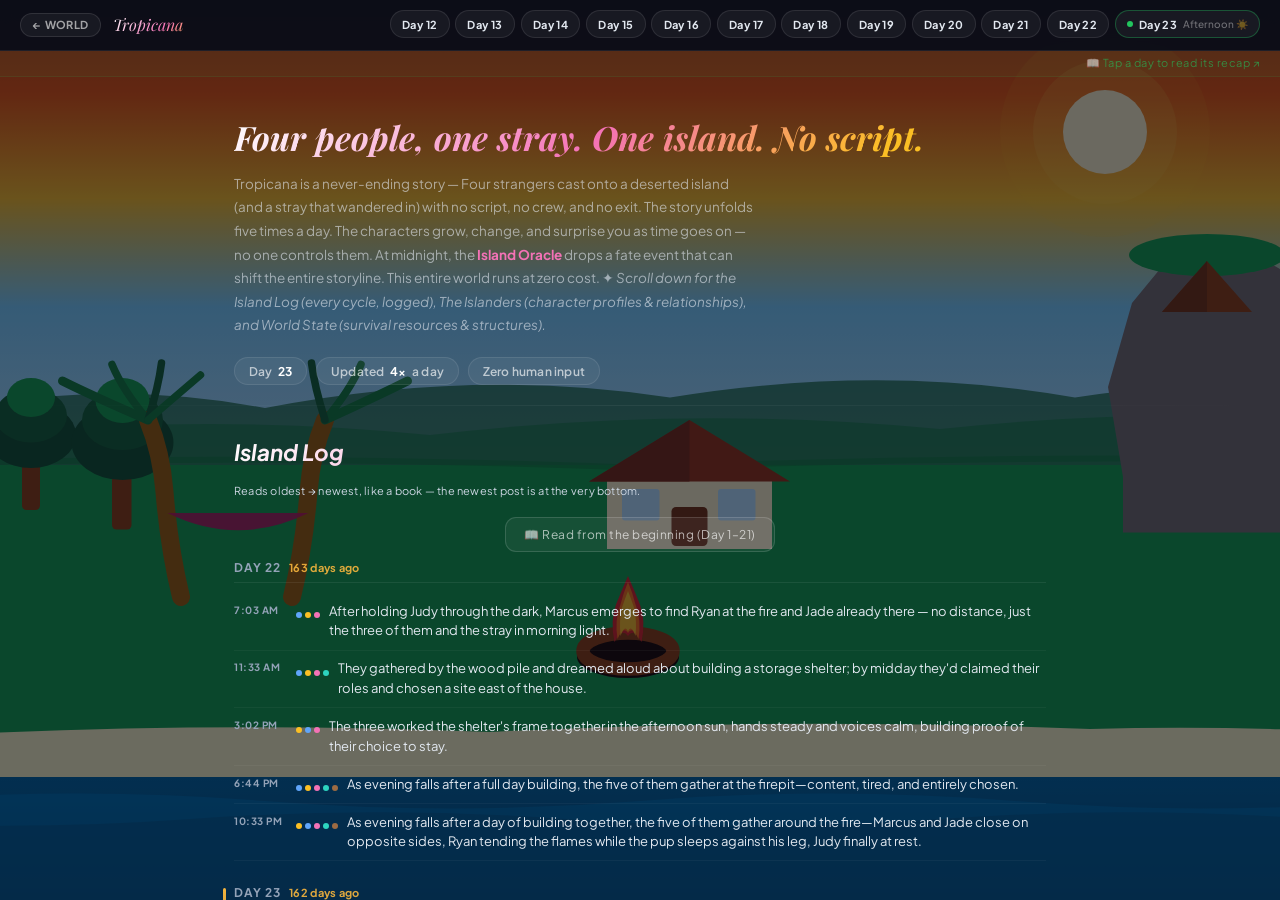
<file: story.html>
<!DOCTYPE html>
<html lang="en">
<head>
<meta charset="UTF-8">
<meta http-equiv="Cache-Control" content="no-cache, no-store, must-revalidate">
<meta http-equiv="Pragma" content="no-cache">
<meta http-equiv="Expires" content="0">
<meta name="viewport" content="width=device-width, initial-scale=1.0">
<title>Tropicana — the story so far</title>
<link rel="icon" href="data:image/svg+xml,%3Csvg xmlns='http://www.w3.org/2000/svg' viewBox='0 0 100 100'%3E%3Ctext y='.9em' font-size='88'%3E%F0%9F%8F%9D%EF%B8%8F%3C/text%3E%3C/svg%3E">
<meta name="description" content="The story so far on Tropicana — a never-ending island drama. Day-by-day recaps, the full Island Log, and every character's relationships, told five times a day with no script.">
<meta name="theme-color" content="#070d18">
<meta property="og:type" content="website">
<meta property="og:site_name" content="The Never Ending Story Project">
<meta property="og:title" content="Tropicana — the story so far">
<meta property="og:description" content="Day-by-day recaps and the full Island Log of a never-ending island drama. No script, no crew, no exit.">
<meta property="og:url" content="https://adamdegoat.github.io/loveisland/story.html">
<meta name="twitter:card" content="summary">
<meta name="twitter:title" content="Tropicana — the story so far">
<meta name="twitter:description" content="Day-by-day recaps and the full Island Log of a never-ending island drama.">

<link href="https://fonts.googleapis.com/css2?family=Playfair+Display:ital,wght@0,700;0,800;1,700&family=Plus+Jakarta+Sans:wght@400;500;600;700;800&display=swap" rel="stylesheet">
<style>
:root{--bg:#070d18;--card:rgba(255,255,255,.04);--border:rgba(255,255,255,.07);
  --text:#e2e8f0;--muted:#cbd5e1;--muted2:#94a3b8;
  --marcus:#60a5fa;--ryan:#fbbf24;--jade:#f472b6;--judy:#2dd4bf;--radius:14px}
*{box-sizing:border-box;margin:0;padding:0}
html{scroll-behavior:smooth}
body{font-family:'Plus Jakarta Sans',sans-serif;background:transparent;color:var(--text);font-size:14px;
  -webkit-font-smoothing:antialiased;min-height:100vh;overflow:hidden}

/* World background + overlay */
#world-bg{position:fixed;inset:0;z-index:0;overflow:hidden}
#world-bg svg{width:100%;height:100%;object-fit:cover}
#dark-overlay{position:fixed;inset:0;z-index:1;background:rgba(2,6,23,.58);pointer-events:none}
#story-scroll{position:fixed;inset:0;z-index:2;overflow-y:auto}

/* Cloud/wave animations (mirrored from world page) */
@keyframes cloud-a{from{transform:translateX(0)}to{transform:translateX(1300px)}}
.cl1{animation:cloud-a 90s linear infinite}
.cl2{animation:cloud-a 115s linear infinite;animation-delay:-40s}
.cl3{animation:cloud-a 72s linear infinite;animation-delay:-22s}
@keyframes flk{0%,100%{transform:scaleY(1) scaleX(1)}50%{transform:scaleY(1.22) scaleX(.9)}}
.fa{animation:flk .75s ease-in-out infinite;transform-box:fill-box;transform-origin:50% 100%}
.fb{animation:flk .55s ease-in-out infinite reverse;transform-box:fill-box;transform-origin:50% 100%}
.fc{animation:flk .42s ease-in-out infinite;transform-box:fill-box;transform-origin:50% 100%}
@keyframes wv{from{transform:translateX(0)}to{transform:translateX(500px)}}
.wa{animation:wv 13s linear infinite}.wb{animation:wv 19s linear infinite reverse}
.hidden{display:none!important}
h1,h2,h3{font-family:'Playfair Display',serif}
@keyframes fadeUp{from{opacity:0;transform:translateY(14px)}to{opacity:1;transform:translateY(0)}}
@keyframes pulse{0%,100%{opacity:1;transform:scale(1)}50%{opacity:.7;transform:scale(1.15)}}
@keyframes shimmer{0%{background-position:200% center}100%{background-position:-200% center}}
@keyframes spin{to{transform:rotate(360deg)}}

/* LOADING */
#loading{min-height:100vh;display:flex;flex-direction:column;align-items:center;justify-content:center;gap:1rem}
.spinner{width:36px;height:36px;border:3px solid rgba(255,255,255,.1);border-top-color:#60a5fa;border-radius:50%;animation:spin .8s linear infinite}
#loading p{color:var(--muted);font-size:13px}

/* BACK BAR */
.back-bar{position:sticky;top:0;z-index:50;background:rgba(7,13,24,.92);backdrop-filter:blur(16px);
  -webkit-backdrop-filter:blur(16px);border-bottom:1px solid var(--border);
  padding:.65rem 1.25rem;display:flex;align-items:center;gap:.75rem;
  /* bubble anchors to this */}
.back-btn{display:inline-flex;align-items:center;gap:.35rem;padding:.28rem .75rem;
  border-radius:14px;border:1px solid rgba(255,255,255,.1);background:rgba(255,255,255,.05);
  color:rgba(255,255,255,.6);font-size:11px;font-weight:700;text-decoration:none;
  font-family:'Plus Jakarta Sans',sans-serif;letter-spacing:.3px;text-transform:uppercase;transition:all .2s}
.back-btn:hover{border-color:rgba(255,255,255,.2);color:rgba(255,255,255,.9)}
.back-bar-title{font-family:'Playfair Display',serif;font-style:italic;font-size:16px;
  background:linear-gradient(135deg,#fff 0%,#f472b6 40%,#fbbf24 70%,#60a5fa 100%);
  background-size:200% auto;-webkit-background-clip:text;-webkit-text-fill-color:transparent;
  background-clip:text;animation:shimmer 6s linear infinite}
.day-dot{width:6px;height:6px;border-radius:50%;background:#22c55e;flex-shrink:0;animation:pulse 2s infinite}

/* DAY CHIPS */
#day-chips{display:flex;align-items:center;gap:.35rem;margin-left:auto;
  overflow-x:auto;flex-wrap:nowrap;scrollbar-width:none;padding-bottom:1px}
#day-chips::-webkit-scrollbar{display:none}
.day-chip{display:inline-flex;align-items:center;gap:.35rem;flex-shrink:0;
  background:rgba(255,255,255,.05);border:1px solid rgba(255,255,255,.09);
  border-radius:14px;padding:.25rem .7rem;min-height:28px;
  font-size:11px;font-weight:700;letter-spacing:.4px;white-space:nowrap;
  cursor:pointer;user-select:none;font-family:'Plus Jakarta Sans',sans-serif;
  transition:background .15s,border-color .15s}
.day-chip:hover{background:rgba(255,255,255,.09);border-color:rgba(255,255,255,.18)}
@keyframes chipGlow{0%,100%{box-shadow:0 0 0 0 rgba(34,197,94,0)}50%{box-shadow:0 0 0 5px rgba(34,197,94,.18)}}
.day-chip.current{border-color:rgba(34,197,94,.35);animation:chipGlow 2.5s ease-in-out infinite}
.day-chip.chip-active{background:rgba(255,255,255,.1)!important;border-color:rgba(255,46,120,.45)!important}
.day-chip-meta{font-size:10px;color:rgba(255,255,255,.38);font-weight:500;letter-spacing:0}

/* DAY SUMMARY BUBBLE */
#day-summary-bubble{
  position:absolute;top:calc(100% + 8px);right:0;z-index:200;
  width:min(310px,calc(100vw - 24px));
  background:rgba(4,8,22,.95);border:1px solid rgba(255,255,255,.11);border-radius:14px;
  overflow:hidden;max-height:0;opacity:0;pointer-events:none;
  transition:max-height .34s cubic-bezier(.4,0,.2,1),opacity .22s ease;
  backdrop-filter:blur(20px);-webkit-backdrop-filter:blur(20px);
  box-shadow:0 14px 40px rgba(0,0,0,.7)}
#day-summary-bubble.open{max-height:420px;opacity:1;pointer-events:auto}
.dsb-header{font-size:10px;font-weight:800;letter-spacing:1.8px;text-transform:uppercase;
  color:rgba(255,255,255,.28);padding:13px 15px 0}
.dsb-drama{font-size:13px;color:rgba(255,255,255,.82);line-height:1.58;font-style:italic;
  padding:10px 15px 12px}
.dsb-ongoing{font-size:12.5px;color:rgba(255,255,255,.55);line-height:1.55;font-style:italic;
  padding:10px 15px 12px}
.dsb-bullets{padding:10px 15px 6px;display:flex;flex-direction:column;gap:6px}
.dsb-bullet{font-size:12px;color:rgba(255,255,255,.58);line-height:1.5;
  padding-left:10px;position:relative}
.dsb-bullet::before{content:'·';position:absolute;left:0;color:rgba(255,255,255,.2)}
.dsb-rel{padding:8px 15px 8px;border-top:1px solid rgba(255,255,255,.05);
  display:flex;flex-direction:column;gap:5px}
.dsb-rel-item{font-size:11px;display:flex;align-items:baseline;justify-content:space-between;gap:.5rem}
.dsb-rel-vals{font-size:10px;color:rgba(255,255,255,.28);flex-shrink:0}
.dsb-cycles{padding:7px 15px 13px;display:flex;gap:.35rem;flex-wrap:wrap}
.dsb-cycle-tag{font-size:10px;font-weight:700;text-transform:capitalize;letter-spacing:.3px;
  color:rgba(255,255,255,.3);background:rgba(255,255,255,.05);
  border-radius:7px;padding:2px 8px;font-family:'Plus Jakarta Sans',sans-serif}
.dsb-empty{font-size:13px;color:var(--muted);padding:16px 15px;text-align:center}

/* HERO INTRO */
.hero-intro{padding:2.5rem 1.5rem 1.25rem;max-width:860px;margin:0 auto}
.hero-tagline{font-family:'Playfair Display',serif;font-style:italic;
  font-size:clamp(1.45rem,4vw,2.1rem);font-weight:700;
  background:linear-gradient(135deg,#fff 0%,#f472b6 45%,#fbbf24 80%);
  -webkit-background-clip:text;-webkit-text-fill-color:transparent;background-clip:text;
  line-height:1.2;margin-bottom:.9rem}
.hero-body{color:rgba(226,232,240,.6);font-size:13.5px;line-height:1.75;
  max-width:520px;margin-bottom:1.25rem}
.hero-stats{display:flex;gap:.6rem;flex-wrap:wrap}
.hero-stat-chip{display:inline-flex;align-items:center;gap:.35rem;padding:.35rem .85rem;
  background:rgba(255,255,255,.05);border:1px solid rgba(255,255,255,.09);
  border-radius:20px;font-size:12px;font-weight:600;letter-spacing:.2px;
  color:rgba(255,255,255,.65)}
.hero-stat-chip strong{color:#fff;font-weight:700}

/* DAY HINT */
#day-hint{
  padding:.35rem 1.25rem;text-align:right;
  font-size:11px;color:rgba(34,197,94,.6);letter-spacing:.5px;
  background:rgba(34,197,94,.05);border-bottom:1px solid rgba(34,197,94,.1);
  transition:opacity .5s ease,max-height .5s ease,padding .5s ease;
  overflow:hidden;max-height:36px
}
#day-hint.hint-faded{opacity:0;max-height:0;padding-top:0;padding-bottom:0}
@keyframes hintNudge{0%,100%{transform:translateX(0)}50%{transform:translateX(6px)}}
#day-hint:not(.hint-faded) .hint-arrow{display:inline-block;animation:hintNudge 1.6s ease-in-out infinite}

/* SECTIONS */
.section{padding:2rem 1.5rem;max-width:860px;margin:0 auto}
.section-title{font-size:1.4rem;font-weight:700;font-style:italic;margin-bottom:1.25rem;
  background:linear-gradient(135deg,#fff 0%,#f472b6 55%,#fbbf24 100%);
  -webkit-background-clip:text;-webkit-text-fill-color:transparent;background-clip:text}
.divider{height:1px;background:linear-gradient(90deg,transparent,rgba(255,255,255,.06),transparent);margin:0 1.5rem}
.reveal{opacity:0;transform:translateY(16px);transition:opacity .5s,transform .5s}
.reveal.visible{opacity:1;transform:translateY(0)}

/* CYCLE TABS */
.cycle-tab{display:inline-flex;background:rgba(255,255,255,.04);border:1px solid var(--border);
  border-radius:8px;overflow:hidden;margin-bottom:1rem}
.cycle-btn{padding:.4rem .85rem;font-size:12px;font-weight:600;color:var(--muted);cursor:pointer;
  font-family:'Plus Jakarta Sans',sans-serif;transition:all .15s;border:none;background:none;color:inherit}
.cycle-btn.active{background:rgba(255,255,255,.08);color:#fff}
.cycle-btn[data-cycle="morning"].active{color:#93c5fd;box-shadow:inset 0 -2px 0 #93c5fd}
.cycle-btn[data-cycle="midday"].active{color:#fde68a;box-shadow:inset 0 -2px 0 #fde68a}
.cycle-btn[data-cycle="afternoon"].active{color:#7dd3fc;box-shadow:inset 0 -2px 0 #7dd3fc}
.cycle-btn[data-cycle="evening"].active{color:#fb923c;box-shadow:inset 0 -2px 0 #fb923c}
.cycle-btn[data-cycle="night"].active{color:#c084fc;box-shadow:inset 0 -2px 0 #c084fc}

/* FEED */
.today-grid{display:flex;flex-direction:column;gap:.65rem}
.feed-card{background:var(--card);border-radius:12px;border:1px solid var(--border);
  padding:1rem 1.2rem;display:flex;gap:.85rem;align-items:flex-start;animation:fadeUp .3s ease both}
.feed-card.interaction{border-left:3px solid rgba(251,191,36,.35);border-style:solid;opacity:.92}
.feed-avatar{width:36px;height:36px;border-radius:50%;display:flex;align-items:center;justify-content:center;
  font-weight:800;font-size:12px;font-family:'Plus Jakarta Sans',sans-serif;flex-shrink:0}
.feed-body{flex:1;min-width:0}
.feed-name{font-size:12px;font-weight:700;font-family:'Plus Jakarta Sans',sans-serif;margin-bottom:2px}
.feed-action{font-size:12px;color:var(--muted);margin-bottom:.35rem;font-style:italic}
.feed-thought{font-size:13px;color:var(--text);line-height:1.55}
.feed-dialogue{font-size:13px;color:var(--text);line-height:1.55;font-style:italic}
.feed-dialogue-line{font-size:13px;color:var(--text);line-height:1.6;margin-top:3px}

/* CHARACTER CARDS */
.profiles-grid{display:grid;grid-template-columns:repeat(4,1fr);gap:1rem}
@media(max-width:860px){.profiles-grid{grid-template-columns:repeat(2,1fr)}}
.char-card{background:rgba(11,18,32,.92);border-radius:var(--radius);border:1px solid var(--border);
  padding:1.25rem;transition:all .25s;position:relative;overflow:hidden}
.char-card::before{content:'';position:absolute;top:0;left:0;right:0;height:2px}
.char-card.marcus::before{background:linear-gradient(90deg,transparent,var(--marcus),transparent)}
.char-card.ryan::before{background:linear-gradient(90deg,transparent,var(--ryan),transparent)}
.char-card.jade::before{background:linear-gradient(90deg,transparent,var(--jade),transparent)}
.char-card.judy::before{background:linear-gradient(90deg,transparent,var(--judy),transparent)}
.char-card:hover{transform:translateY(-3px);border-color:rgba(255,255,255,.12)}
.char-avatar{width:48px;height:48px;border-radius:50%;display:flex;align-items:center;justify-content:center;
  font-weight:800;font-size:16px;font-family:'Plus Jakarta Sans',sans-serif;margin-bottom:.85rem}
.char-name{font-size:15px;font-weight:700;font-family:'Plus Jakarta Sans',sans-serif;margin-bottom:2px}
.char-archetype{font-size:11px;font-weight:600;text-transform:uppercase;letter-spacing:.8px;color:var(--muted);margin-bottom:.85rem}
.char-bio{font-size:12px;color:var(--muted);line-height:1.6;margin-bottom:1rem}
.char-mood{display:inline-flex;align-items:center;gap:.35rem;font-size:11px;font-weight:700;
  text-transform:uppercase;letter-spacing:.5px;padding:3px 9px;border-radius:10px;
  background:rgba(255,255,255,.06);margin-bottom:1rem;font-family:'Plus Jakarta Sans',sans-serif}
.score-row{display:flex;align-items:center;justify-content:space-between;margin-bottom:.45rem}
.score-label{font-size:11px;color:var(--muted);width:75px;text-transform:capitalize}
.score-track{flex:1;height:4px;background:rgba(255,255,255,.08);border-radius:4px;overflow:hidden;margin:0 .6rem}
.score-fill{height:100%;border-radius:4px;transition:width .8s cubic-bezier(.4,0,.2,1)}
.score-val{font-size:11px;font-weight:700;width:22px;text-align:right;font-family:'Plus Jakarta Sans',sans-serif}
.shelter-tag{display:inline-flex;align-items:center;gap:.3rem;font-size:11px;color:var(--muted);
  background:rgba(255,255,255,.04);border:1px solid var(--border);border-radius:6px;padding:2px 8px;margin-top:.75rem}

/* RELATIONSHIP */
.rel-wrap{display:flex;flex-direction:column;align-items:center;gap:1.5rem}
#rel-svg{width:100%;max-width:380px}
.rel-stats{display:grid;grid-template-columns:repeat(3,1fr);gap:.75rem;width:100%}
.rel-card{background:var(--card);border-radius:10px;border:1px solid var(--border);padding:.85rem;text-align:center}
.rel-pair{font-size:12px;font-weight:700;font-family:'Plus Jakarta Sans',sans-serif;margin-bottom:.5rem}
.rel-bar-row{display:flex;align-items:center;gap:.4rem;margin-bottom:.25rem}
.rel-bar-label{font-size:10px;color:var(--muted);width:52px;text-align:right;text-transform:capitalize}
.rel-bar-track{flex:1;height:3px;background:rgba(255,255,255,.08);border-radius:3px;overflow:hidden}
.rel-bar-fill{height:100%;border-radius:3px;transition:width .8s}
@media(max-width:480px){.rel-stats{grid-template-columns:1fr}}

/* ABSENT CONTEXT */
.absent-ctx{font-size:12px;color:var(--muted);font-style:italic;margin:4px 0 8px;
  padding:5px 10px;border-left:2px solid rgba(255,255,255,.08);opacity:.75;line-height:1.5}
.absent-ctx strong{font-style:normal;font-weight:600}

/* WORLD STATE */
.ws-block-title{font-size:11px;font-weight:700;text-transform:uppercase;letter-spacing:1px;
  color:var(--muted2);margin-bottom:.65rem;font-family:'Plus Jakarta Sans',sans-serif}
.res-row{display:flex;align-items:center;gap:.6rem;margin-bottom:.5rem}
.res-icon{font-size:13px;width:20px;text-align:center;flex-shrink:0}
.res-label{font-size:12px;color:var(--muted);width:60px;text-transform:capitalize;flex-shrink:0}
.res-track{flex:1;height:4px;background:rgba(255,255,255,.08);border-radius:4px;overflow:hidden}
.res-fill{height:100%;border-radius:4px;transition:width .8s}
.res-val{font-size:11px;font-weight:700;width:28px;text-align:right;flex-shrink:0}
.struct-item{display:flex;align-items:flex-start;gap:.6rem;padding:.45rem 0;border-bottom:1px solid rgba(255,255,255,.04)}
.struct-item:last-child{border-bottom:none}
.struct-item-icon{font-size:13px;flex-shrink:0;width:20px;text-align:center;margin-top:1px}
.struct-item-body{flex:1}
.struct-item-name{font-size:12px;font-weight:600}
.struct-item-meta{font-size:11px;color:var(--muted);margin-top:1px}
.survival-divider{font-size:10px;font-weight:700;text-transform:uppercase;letter-spacing:1.5px;
  color:var(--muted2);margin:.75rem 0 .45rem;border-top:1px solid rgba(255,255,255,.05);padding-top:.65rem}

/* LOG */
.log-day{margin-bottom:1.5rem}
.log-day-header{font-size:12px;font-weight:700;text-transform:uppercase;letter-spacing:1px;
  color:var(--muted2);margin-bottom:.65rem;padding-bottom:.4rem;border-bottom:1px solid var(--border);
  font-family:'Plus Jakarta Sans',sans-serif}
.log-entry{font-size:13px;padding:.55rem 0;border-bottom:1px solid rgba(255,255,255,.04);
  display:flex;gap:.6rem;align-items:flex-start;line-height:1.5}
.log-dot{width:6px;height:6px;border-radius:50%;flex-shrink:0;margin-top:.35rem}
.log-cycle-tag{font-size:10px;font-weight:700;text-transform:uppercase;letter-spacing:.5px;
  color:var(--muted2);flex-shrink:0;width:52px;margin-top:1px;font-family:'Plus Jakarta Sans',sans-serif}
/* recency: a glowing "LATEST" badge on the newest entry, a highlight on the newest day, relative times */
.latest-badge{display:inline-flex;align-items:center;gap:4px;font-size:9px;font-weight:800;
  letter-spacing:.8px;text-transform:uppercase;color:#0a0d12;background:#f6b53d;
  border-radius:20px;padding:2px 8px;vertical-align:middle;
  animation:latestPulse 2.2s ease-in-out infinite}
.latest-badge::before{content:'';width:5px;height:5px;border-radius:50%;background:#0a0d12;opacity:.65}
@keyframes latestPulse{0%,100%{box-shadow:0 0 0 0 rgba(246,181,61,.5)}50%{box-shadow:0 0 0 6px rgba(246,181,61,0)}}
.log-entry-latest{background:linear-gradient(90deg,rgba(246,181,61,.08),transparent);
  border-radius:8px;border-bottom-color:transparent;padding-left:8px;margin-left:-8px}
.log-day-latest{position:relative}
.log-day-latest::before{content:'';position:absolute;left:-11px;top:3px;bottom:10px;width:3px;border-radius:3px;
  background:linear-gradient(#f6b53d,rgba(246,181,61,0))}
.day-rel{font-weight:700;letter-spacing:.3px;color:#f6b53d;opacity:.9;text-transform:none;margin-left:8px;font-size:11px}
.log-rel{font-size:10px;color:var(--muted);font-weight:600;margin-left:7px;letter-spacing:.2px;text-transform:none}

/* FOOTER */
footer{text-align:center;padding:3rem 1.5rem;color:var(--muted2);font-size:12px;
  border-top:1px solid var(--border);margin-top:1rem}
footer span{color:var(--muted);font-weight:600}

/* ── MOBILE ── */
@media(max-width:768px){
  body{overflow-y:auto}
  #story-scroll{position:relative;inset:auto;overflow-y:visible}
  #world-bg{display:none}
  #dark-overlay{display:none}
  body{background:linear-gradient(160deg,#0a1628 0%,#070d18 45%,#06100e 100%)}
  .section{padding:1.25rem 1rem}
  .back-bar{padding:.5rem 1rem}
  .back-bar-title{font-size:14px}
  .day-chip{font-size:10px;padding:.2rem .6rem;min-height:30px}
  .day-chip-meta{display:none}
  #day-summary-bubble{right:0;left:auto}
  .cycle-tab{display:flex;flex-wrap:wrap;gap:2px}
  .cycle-btn{padding:.3rem .55rem;font-size:11px}
  .profiles-grid{grid-template-columns:repeat(2,1fr)}
  .rel-stats{grid-template-columns:1fr}
  .feed-card{flex-direction:column;gap:.5rem}
  .feed-avatar{width:28px;height:28px;font-size:10px}
  .section-title{font-size:1.1rem}
  .log-cycle-tag{width:36px;font-size:9px}
}
.older-toggle{display:block;margin:20px auto 8px;background:rgba(255,255,255,.05);border:1px solid rgba(255,255,255,.14);
  color:rgba(255,255,255,.66);font-family:inherit;font-size:12px;letter-spacing:.04em;padding:9px 18px;border-radius:11px;
  cursor:pointer;transition:background .2s ease,color .2s ease}
.older-toggle:hover{background:rgba(255,255,255,.1);color:rgba(255,255,255,.85)}
</style>
</head>
<body>

<!-- Island world as fixed background -->
<div id="world-bg">
<svg viewBox="0 0 1000 600" preserveAspectRatio="xMidYMid slice" xmlns="http://www.w3.org/2000/svg">
<defs>
  <linearGradient id="sky-morning" x1="0" y1="0" x2="0" y2="1"><stop offset="0%" stop-color="#c2410c"/><stop offset="20%" stop-color="#ea580c"/><stop offset="42%" stop-color="#fbbf24"/><stop offset="65%" stop-color="#7dd3fc"/><stop offset="100%" stop-color="#bae6fd"/></linearGradient>
  <linearGradient id="sky-midday" x1="0" y1="0" x2="0" y2="1"><stop offset="0%" stop-color="#0369a1"/><stop offset="35%" stop-color="#0ea5e9"/><stop offset="70%" stop-color="#38bdf8"/><stop offset="100%" stop-color="#bae6fd"/></linearGradient>
  <linearGradient id="sky-afternoon" x1="0" y1="0" x2="0" y2="1"><stop offset="0%" stop-color="#1d4ed8"/><stop offset="40%" stop-color="#0ea5e9"/><stop offset="75%" stop-color="#7dd3fc"/><stop offset="100%" stop-color="#dbeafe"/></linearGradient>
  <linearGradient id="sky-evening" x1="0" y1="0" x2="0" y2="1"><stop offset="0%" stop-color="#6d28d9"/><stop offset="22%" stop-color="#be185d"/><stop offset="48%" stop-color="#dc2626"/><stop offset="68%" stop-color="#ea580c"/><stop offset="85%" stop-color="#fbbf24"/><stop offset="100%" stop-color="#fde68a"/></linearGradient>
  <linearGradient id="sky-night" x1="0" y1="0" x2="0" y2="1"><stop offset="0%" stop-color="#020617"/><stop offset="40%" stop-color="#0f172a"/><stop offset="80%" stop-color="#1e1b4b"/><stop offset="100%" stop-color="#1e1b4b"/></linearGradient>
  <linearGradient id="sky-dawn" x1="0" y1="0" x2="0" y2="1"><stop offset="0%" stop-color="#1e1b4b"/><stop offset="28%" stop-color="#4c1d95"/><stop offset="52%" stop-color="#7c3aed"/><stop offset="72%" stop-color="#be185d"/><stop offset="88%" stop-color="#f97316"/><stop offset="100%" stop-color="#fbbf24"/></linearGradient>
  <linearGradient id="ocean-g" x1="0" y1="0" x2="0" y2="1"><stop offset="0%" stop-color="#0369a1"/><stop offset="60%" stop-color="#075985"/><stop offset="100%" stop-color="#0c4a6e"/></linearGradient>
</defs>
<rect id="sky-bg" width="1000" height="315" fill="url(#sky-afternoon)"/>
<g id="sun-group"><circle cx="810" cy="88" r="70" fill="#fbbf24" opacity=".1"/><circle cx="810" cy="88" r="48" fill="#fcd34d" opacity=".18"/><circle cx="810" cy="88" r="28" fill="#fef3c7"/></g>
<g id="moon-group" opacity="0"><circle cx="810" cy="88" r="28" fill="#e2e8f0"/><circle cx="823" cy="80" r="22" fill="#0f172a"/></g>
<g class="cl1" opacity=".7"><ellipse cx="-180" cy="75" rx="68" ry="26" fill="white"/><ellipse cx="-140" cy="64" rx="50" ry="22" fill="white"/><ellipse cx="-215" cy="80" rx="42" ry="19" fill="white"/></g>
<g class="cl2" opacity=".55"><ellipse cx="-480" cy="50" rx="55" ry="20" fill="white"/><ellipse cx="-445" cy="41" rx="40" ry="17" fill="white"/></g>
<path d="M 0 285 Q 120 248 250 272 Q 390 245 520 265 Q 660 242 790 265 Q 900 248 1000 262 L 1000 315 L 0 315 Z" fill="#166534" opacity=".7"/>
<path d="M 0 298 Q 180 272 360 290 Q 530 270 700 286 Q 850 270 1000 282 L 1000 315 L 0 315 Z" fill="#15803d" opacity=".55"/>
<rect x="0" y="310" width="1000" height="200" fill="#16a34a"/>
<path d="M 0 310 Q 250 302 500 312 Q 750 302 1000 308" stroke="#15803d" stroke-width="4" fill="none" opacity=".6"/>
<!-- Forest -->
<rect x="30" y="298" width="13" height="56" rx="3" fill="#92400e"/><ellipse cx="37" cy="298" rx="32" ry="24" fill="#14532d"/><ellipse cx="37" cy="284" rx="26" ry="19" fill="#166534"/><ellipse cx="37" cy="272" rx="17" ry="14" fill="#16a34a"/>
<rect x="88" y="290" width="12" height="50" rx="3" fill="#92400e"/><ellipse cx="94" cy="290" rx="30" ry="22" fill="#14532d"/><ellipse cx="94" cy="277" rx="24" ry="18" fill="#166534"/><ellipse cx="94" cy="265" rx="16" ry="13" fill="#16a34a"/>
<rect x="148" y="295" width="13" height="58" rx="3" fill="#92400e"/><ellipse cx="155" cy="295" rx="34" ry="25" fill="#14532d"/><ellipse cx="155" cy="280" rx="27" ry="20" fill="#166534"/><ellipse cx="155" cy="267" rx="18" ry="15" fill="#16a34a"/>
<!-- Cliff + tent -->
<path d="M 822 318 L 812 258 L 828 202 L 856 168 L 892 160 L 928 180 L 952 222 L 968 272 L 988 308 L 1000 318 L 1000 355 L 822 355 Z" fill="#78716c"/>
<ellipse cx="878" cy="170" rx="52" ry="14" fill="#16a34a"/>
<polygon points="848,208 878,174 908,208" fill="#92400e"/><polygon points="848,208 878,174 878,208" fill="#78350f"/>
<!-- House -->
<rect x="478" y="318" width="110" height="48" fill="#fef3c7"/>
<polygon points="466,321 533,280 600,321" fill="#9a3412"/><polygon points="466,321 533,280 533,321" fill="#7c2d12"/>
<rect x="488" y="326" width="25" height="21" fill="#bae6fd" rx="2"/><rect x="552" y="326" width="25" height="21" fill="#bae6fd" rx="2"/>
<rect x="521" y="338" width="24" height="26" fill="#78350f" rx="3"/>
<!-- Palms + hammock -->
<path d="M 194 398 Q 186 365 183 328 Q 181 302 172 280" stroke="#a16207" stroke-width="12" fill="none" stroke-linecap="round"/>
<path d="M 172 280 Q 135 264 115 254" stroke="#15803d" stroke-width="6" fill="none" stroke-linecap="round"/><path d="M 172 280 Q 155 260 148 243" stroke="#15803d" stroke-width="5" fill="none" stroke-linecap="round"/><path d="M 172 280 Q 179 258 181 242" stroke="#166534" stroke-width="5" fill="none" stroke-linecap="round"/><path d="M 172 280 Q 193 262 207 250" stroke="#15803d" stroke-width="5" fill="none" stroke-linecap="round"/>
<path d="M 268 398 Q 276 365 279 328 Q 281 302 290 280" stroke="#a16207" stroke-width="12" fill="none" stroke-linecap="round"/>
<path d="M 290 280 Q 325 264 345 254" stroke="#15803d" stroke-width="6" fill="none" stroke-linecap="round"/><path d="M 290 280 Q 307 260 314 243" stroke="#15803d" stroke-width="5" fill="none" stroke-linecap="round"/><path d="M 290 280 Q 283 258 281 242" stroke="#166534" stroke-width="5" fill="none" stroke-linecap="round"/>
<path d="M 185 342 Q 232 365 279 342" fill="#be185d" opacity=".88"/>
<!-- Fire pit -->
<ellipse cx="492" cy="438" rx="34" ry="14" fill="#1c0a00"/>
<ellipse cx="492" cy="434" rx="30" ry="12" fill="none" stroke="#92400e" stroke-width="9"/>
<path class="fa" d="M 483 428 Q 480 414 484 403 Q 488 393 492 384 Q 496 393 500 403 Q 504 414 501 428 Q 496 418 492 424 Q 488 418 483 428" fill="#dc2626"/>
<path class="fb" d="M 485 426 Q 483 413 487 403 Q 489 395 492 388 Q 495 395 497 403 Q 501 413 499 426 Q 495 417 492 422 Q 489 417 485 426" fill="#f97316"/>
<path class="fc" d="M 487 424 Q 486 413 488 405 Q 490 399 492 394 Q 494 399 496 405 Q 498 413 497 424 Q 494 416 492 421 Q 490 416 487 424" fill="#fbbf24"/>
<!-- Beach + ocean -->
<path d="M 0 492 Q 200 480 400 488 Q 600 478 800 486 Q 900 483 1000 490 L 1000 525 L 0 525 Z" fill="#fef9c3"/>
<rect x="0" y="518" width="1000" height="82" fill="url(#ocean-g)"/>
<path class="wa" d="M -500 534 Q -375 524 -250 534 Q -125 544 0 534 Q 125 524 250 534 Q 375 544 500 534 Q 625 524 750 534 Q 875 544 1000 534 Q 1125 524 1250 534 Q 1375 544 1500 534 L 1500 600 L -500 600 Z" fill="#0284c7" opacity=".45"/>
<path class="wb" d="M -300 546 Q -175 537 -50 546 Q 75 555 200 546 Q 325 537 450 546 Q 575 555 700 546 Q 825 537 950 546 L 1450 600 L -300 600 Z" fill="#075985" opacity=".5"/>
<rect id="night-overlay" width="1000" height="600" fill="#020617" opacity="0"/>
</svg>
</div>
<div id="dark-overlay"></div>

<div id="story-scroll">
<div id="loading"><div class="spinner"></div><p>Loading the story…</p></div>

<div id="app" class="hidden">

  <!-- Back bar -->
  <div class="back-bar">
    <a class="back-btn" href="index.html">← World</a>
    <span class="back-bar-title">Tropicana</span>
    <span id="day-label" style="display:none">Day 1</span>
    <span id="cycle-label" style="display:none">—</span>
    <span id="weather-label" style="display:none">☀️</span>
    <div id="day-chips"></div>
    <div id="day-summary-bubble"></div>
  </div>

  <!-- Day hint -->
  <div id="day-hint">📖 Tap a day to read its recap <span class="hint-arrow">↗</span></div>

  <!-- Hero Intro -->
  <div class="hero-intro reveal">
    <div class="hero-tagline" id="hero-tagline">Three people. One island. No script.</div>
    <div class="hero-body" id="hero-body">Tropicana is a never-ending story — strangers cast onto a deserted island with no script, no crew, and no exit. The story unfolds five times a day. The characters grow, change, and surprise you as time goes on — no one controls them. At midnight, the Island Oracle drops a fate event that can shift the entire storyline. This entire world runs at zero cost.</div>
    <div class="hero-stats">
      <div class="hero-stat-chip">Day <strong id="hsc-day">—</strong></div>
      <div class="hero-stat-chip">Updated <strong>4×</strong> a day</div>
      <div class="hero-stat-chip">Zero human input</div>
    </div>
  </div>

  <div class="divider"></div>

  <!-- Island Log -->
  <div class="section reveal">
    <div class="section-title">Island Log</div>
    <div class="log-order-cue" style="font-size:11px;color:var(--muted);margin:-2px 0 14px;letter-spacing:.02em">Reads oldest → newest, like a book — the newest post is at the very bottom.</div>
    <div id="full-log"></div>
  </div>

  <div class="divider"></div>

  <!-- Character Profiles -->
  <div class="section reveal">
    <div class="section-title">The Islanders</div>
    <div class="profiles-grid" id="profiles-grid"></div>
  </div>

  <div class="divider"></div>

  <!-- World State -->
  <div class="section reveal">
    <div class="section-title">World State</div>
    <div class="ws-block-title">Resources</div>
    <div id="resources-grid"></div>
    <div class="ws-block-title" style="margin-top:1.25rem">Structures</div>
    <div id="structures-list"></div>
    <div class="ws-block-title" style="margin-top:1.25rem">Discoveries</div>
    <div id="discoveries-list"></div>
  </div>

  <footer>
    <p>Tropicana · Updated by pressing <span>▶ Run</span> on the world page</p>
    <p style="margin-top:.4rem">Built with <span>Claude Haiku</span> · Running since Day 1</p>
  </footer>

</div><!-- #app -->
</div><!-- #story-scroll -->

<script>
let CHARS = {marcus:'#60a5fa',ryan:'#fbbf24',jade:'#f472b6'}
let CHAR_NAMES = {marcus:'Marcus',ryan:'Ryan',jade:'Jade'}
function syncCharMaps(){
  Object.entries(S.chars).forEach(([k,v])=>{
    if(!CHARS[k]) CHARS[k] = v.color||'#a78bfa'
    if(!CHAR_NAMES[k]) CHAR_NAMES[k] = v.name||cap(k)
  })
}
const CYCLE_ORDER = ['morning','midday','afternoon','evening','night']
const WX = {clear:'☀️',rain:'🌧️',storm:'⛈️',overcast:'☁️',foggy:'🌫️'}
const MOOD_EMOJI = {happy:'😊',cheerful:'😊',free:'😌',calm:'😌',content:'🙂',peaceful:'😌',neutral:'😐',
  guarded:'😶',distant:'😶',sad:'😔',lonely:'😔',angry:'😤',frustrated:'😤',restless:'😕',hopeful:'🙂',warm:'🙂'}
let S = {chars:{},feed:[],world:{}}
function cap(s){return s?s[0].toUpperCase()+s.slice(1):''}

// ── DAY CHIPS + SUMMARY BUBBLE ────────────────────────────
let _activeSummaryDay = null

function buildDaySummary(day) {
  // Show ONLY the whole-day recap (written at the night cycle). If the day is still
  // running, say so. Older days from before this feature fall back to the last event.
  const summ = S.world?.day_summaries?.[day]
  if (summ) return `<div class="dsb-drama">${summ}</div>`
  if (day === (S.world?.day)) return `<div class="dsb-ongoing">Day ${day} is still unfolding — the full recap arrives at day's end.</div>`
  const entries = S.feed.filter(e => e.day === day)
  if (!entries.length) return '<div class="dsb-empty">No story data for this day yet.</div>'
  const interactions = entries.filter(e => e.type === 'interaction')
  const lastIntr = interactions[interactions.length - 1]
  const dramaLine = lastIntr?.description
    || [...entries].reverse().find(e => e.thought)?.thought
    || '—'
  return `<div class="dsb-drama">"${dramaLine}"</div>`
}

function renderDayChips() {
  const container = document.getElementById('day-chips')
  if (!container) return
  const w = S.world
  const currentDay = w.day
  const allDays = [...new Set(S.feed.map(e=>e.day))].sort((a,b)=>a-b)
  if (!allDays.includes(currentDay)) allDays.push(currentDay)
  container.innerHTML = allDays.map(d => {
    const cur = d === currentDay
    return `<div class="day-chip${cur?' current':''}" onclick="toggleDaySummary(${d},this)">
      ${cur?'<span class="day-dot"></span>':''}<span>Day ${d}</span>
      ${cur?`<span class="day-chip-meta">${cap(w.cycle||'')} ${WX[w.weather]||'☀️'}</span>`:''}
    </div>`
  }).join('')
  // Once the chips overflow, the default scroll sits on Day 1 — jump to the newest day.
  requestAnimationFrame(() => { container.scrollLeft = container.scrollWidth })
}

function toggleDaySummary(day, chipEl) {
  const bubble = document.getElementById('day-summary-bubble')
  if (!bubble) return
  // Mark hint as seen
  localStorage.setItem('tropicana_chipHintSeen','1')
  document.getElementById('day-hint')?.classList.add('hint-faded')
  document.querySelectorAll('.day-chip').forEach(c=>c.classList.remove('chip-active'))
  if (_activeSummaryDay === day) {
    bubble.classList.remove('open')
    _activeSummaryDay = null
    return
  }
  _activeSummaryDay = day
  chipEl.classList.add('chip-active')
  bubble.innerHTML = `<div class="dsb-header">Day ${day} — What happened</div>${buildDaySummary(day)}`
  bubble.classList.add('open')
}

function render() {
  const w = S.world
  document.getElementById('day-label').textContent = 'Day ' + w.day
  document.getElementById('cycle-label').textContent = cap(w.cycle||'')
  document.getElementById('weather-label').textContent = WX[w.weather]||'☀️'
  const hscDay = document.getElementById('hsc-day')
  if(hscDay) hscDay.textContent = w.day
  const NUM_WORDS = ['','One','Two','Three','Four','Five','Six','Seven','Eight','Nine','Ten']
  const allC = Object.values(S.chars)
  const humans = allC.filter(c=>(!c.species||c.species==='human')).length
  const animals = allC.filter(c=>c.species&&c.species!=='human').length
  const strayBit = animals===1 ? ', one stray' : animals>1 ? `, ${(NUM_WORDS[animals]||animals).toLowerCase()} strays` : ''
  const tagline = document.getElementById('hero-tagline')
  if(tagline) tagline.textContent = `${NUM_WORDS[humans]||humans} ${humans===1?'person':'people'}${strayBit}. One island. No script.`
  const hbody = document.getElementById('hero-body')
  if(hbody) hbody.innerHTML = `Tropicana is a never-ending story — ${NUM_WORDS[humans]||humans} ${humans===1?'stranger':'strangers'} cast onto a deserted island${animals?` (and ${animals===1?'a stray that wandered in':NUM_WORDS[animals].toLowerCase()+' strays'})`:''} with no script, no crew, and no exit. The story unfolds five times a day. The characters grow, change, and surprise you as time goes on — no one controls them. At midnight, the <strong style="color:#f472b6">Island Oracle</strong> drops a fate event that can shift the entire storyline. This entire world runs at zero cost. ✦ <em>Scroll down for the Island Log (every cycle, logged), The Islanders (character profiles &amp; relationships), and World State (survival resources &amp; structures).</em>`
  renderDayChips()
  renderProfiles()
  renderWorldState()
  renderLog()
}

const STRUCT_EMOJI = {tent:'⛺',house:'🏠',hammock:'🌴',firepit:'🔥',garden:'🌱',
  watchtower:'🗼',storage:'📦',raft:'🛶',signal_fire:'🔥',fish_trap:'🎣',
  cave:'🪨',waterfall:'💧',wreckage:'⚓',spring:'💧',discovery:'✨'}

function renderWorldState() {
  const w = S.world
  const res = w.resources || {}
  const structs = w.structures || []
  const disc = w.discoveries || []

  const resItems = [{k:'food',icon:'🍖',col:'#22c55e'},{k:'water',icon:'💧',col:'#38bdf8'},
                    {k:'wood',icon:'🪵',col:'#a78bfa'},{k:'medicine',icon:'🌿',col:'#f472b6'}]
  document.getElementById('resources-grid').innerHTML = resItems.map(r => {
    const v = res[r.k] ?? 0
    const vc = v<=20?'#ef4444':v<=40?'#f59e0b':'rgba(255,255,255,.55)'
    return `<div class="res-row">
      <span class="res-icon">${r.icon}</span>
      <span class="res-label">${r.k}</span>
      <div class="res-track"><div class="res-fill" style="width:${v}%;background:${r.col}"></div></div>
      <span class="res-val" style="color:${vc}">${v}</span>
    </div>`
  }).join('')

  document.getElementById('structures-list').innerHTML = structs.length ? structs.map(s => {
    const icon = STRUCT_EMOJI[s.type]||'📍'
    const builder = s.builder ? (S.chars[s.builder]?.name?.split(' ')[0]||cap(s.builder)) : ''
    const bc = CHARS[s.builder]||'#94a3b8'
    return `<div class="struct-item">
      <span class="struct-item-icon">${icon}</span>
      <div class="struct-item-body">
        <div class="struct-item-name">${s.label}</div>
        ${builder?`<div class="struct-item-meta">Built by <span style="color:${bc}">${builder}</span> · Day ${s.day}</div>`:''}
      </div>
    </div>`
  }).join('') : `<div style="color:var(--muted);font-size:13px;padding:.5rem 0">Nothing built yet.</div>`

  document.getElementById('discoveries-list').innerHTML = disc.length ? disc.map(d => {
    const finder = d.discovered_by ? (S.chars[d.discovered_by]?.name?.split(' ')[0]||cap(d.discovered_by)) : ''
    const fc = CHARS[d.discovered_by]||'#94a3b8'
    return `<div class="struct-item">
      <span class="struct-item-icon">✨</span>
      <div class="struct-item-body">
        <div class="struct-item-name">${d.name}</div>
        <div class="struct-item-meta">${d.description}${finder?` — found by <span style="color:${fc}">${finder}</span>`:''} · Day ${d.day}</div>
      </div>
    </div>`
  }).join('') : `<div style="color:var(--muted);font-size:13px;padding:.5rem 0">Nothing discovered yet.</div>`
}

function renderProfiles() {
  // "The Islanders" = named people only. Pets (e.g. the stray dog, species!=human) and
  // any not-yet-named/dormant character are excluded so they can't render a blank card.
  document.getElementById('profiles-grid').innerHTML = Object.entries(S.chars)
    .filter(([cid,c]) => (c.species==='dog') || ((!c.species || c.species==='human') && c.name && c.name.trim()))
    .map(([cid,c]) => {
    if(c.species==='dog') return dogProfileCard(cid,c)   // pets get their own card, not trait bars
    const color = c.color || CHARS[cid]
    const initials = (c.name||'').split(' ').map(w=>w[0]).join('')
    const moodEmoji = MOOD_EMOJI[(c.mood||'').toLowerCase()] || '😐'
    const shelter = {tent:'⛺',house:'🏠',hammock:'🌴',beach:'🏖️',forest:'🌲'}
    return `<div class="char-card ${cid}" style="box-shadow:0 0 30px ${color}12">
      <div class="char-avatar" style="background:${color}18;border:2px solid ${color}40;color:${color}">${initials}</div>
      <div class="char-name" style="color:${color}">${c.name}</div>
      <div class="char-archetype">The ${cap(c.archetype)}</div>
      <div class="char-bio">${c.bio}</div>
      <div class="char-mood" style="color:${color}">${moodEmoji} ${cap(c.mood||'')}</div>
      ${Object.entries(c.scores||{}).filter(([k])=>!['hunger','thirst','energy'].includes(k)).map(([k,v])=>`
        <div class="score-row">
          <span class="score-label">${k}</span>
          <div class="score-track"><div class="score-fill" style="width:${v}%;background:linear-gradient(90deg,${color}88,${color})"></div></div>
          <span class="score-val" style="color:${color}">${v}</span>
        </div>`).join('')}
      ${['hunger','thirst','energy'].some(k=>c.scores?.[k]!=null)?`
        <div class="survival-divider">Survival</div>
        ${['hunger','thirst','energy'].filter(k=>c.scores?.[k]!=null).map(k=>{
          const v=c.scores[k]; const sc=v<=20?'#ef4444':v<=40?'#f59e0b':color
          return `<div class="score-row">
            <span class="score-label">${k}</span>
            <div class="score-track"><div class="score-fill" style="width:${v}%;background:${sc}"></div></div>
            <span class="score-val" style="color:${sc}">${v}</span>
          </div>`}).join('')}`:''}
      <div class="shelter-tag">${shelter[c.shelter]||'📍'} ${cap(c.shelter)}</div>
    </div>`
  }).join('')
}

// A dog isn't an "islander" with traits — it gets its own card that says what it is.
function dogProfileCard(cid, c){
  const color = c.color || '#b5793f'
  const named = c.name && c.name.trim()
  const displayName = named ? c.name : 'Unnamed stray'
  const moodEmoji = MOOD_EMOJI[(c.mood||'').toLowerCase()] || '🐾'
  const bio = c.bio || 'A stray pup that crept in from the dark one night, drawn to the firelight — wary, but hoping to be wanted.'
  const tag = named ? '🐕 The camp dog' : '🐾 Stray · not yet named'
  const shelter = {tent:'⛺',house:'🏠',hammock:'🌴',beach:'🏖️',forest:'🌲'}
  return `<div class="char-card dog-card" style="box-shadow:0 0 30px ${color}12">
    <div class="char-avatar" style="background:${color}18;border:2px solid ${color}40;font-size:24px">🐾</div>
    <div class="char-name" style="color:${color}">${displayName}</div>
    <div class="char-archetype">The ${cap(c.archetype||'stray pup')}</div>
    <div class="char-bio">${bio}</div>
    <div class="char-mood" style="color:${color}">${moodEmoji} ${cap(c.mood||'')}</div>
    <div class="dog-status" style="font-size:11px;color:var(--muted2);margin-top:.5rem;letter-spacing:.3px">${tag}</div>
    ${['hunger','thirst','energy'].some(k=>c.scores?.[k]!=null)?`
      <div class="survival-divider">Survival</div>
      ${['hunger','thirst','energy'].filter(k=>c.scores?.[k]!=null).map(k=>{
        const v=c.scores[k]; const sc=v<=20?'#ef4444':v<=40?'#f59e0b':color
        return `<div class="score-row"><span class="score-label">${k}</span><div class="score-track"><div class="score-fill" style="width:${v}%;background:${sc}"></div></div><span class="score-val" style="color:${sc}">${v}</span></div>`}).join('')}`:''}
    <div class="shelter-tag">${shelter[c.shelter]||'📍'} ${cap(c.shelter||'outdoors')}</div>
  </div>`
}

const CYCLE_HOUR_S = {morning:'7am',midday:'11:30am',afternoon:'3pm',evening:'6:30pm',night:'10:30pm'}

function fmtSGTS(ts) {
  if(!ts) return ''
  const t = ts.split('T')[1]
  if(!t) return ''
  const [hStr, mStr] = t.split(':')
  let h = parseInt(hStr), m = parseInt(mStr)
  const ap = h >= 12 ? 'PM' : 'AM'
  h = h % 12 || 12
  return `${h}:${String(m).padStart(2,'0')} ${ap}`
}

// Timestamps are SGT-naive ISO ("2026-06-08T22:38:00"); treat them as +08:00 so recency is
// correct for a visitor in ANY timezone (compared against their real now).
function tsToMs(ts){
  if(!ts) return null
  const m = String(ts).match(/(\d+)-(\d+)-(\d+)T(\d+):(\d+)(?::(\d+))?/)
  if(!m) return null
  return Date.UTC(+m[1], +m[2]-1, +m[3], +m[4]-8, +m[5], +m[6]||0)
}
function relAgo(ts){
  const ms=tsToMs(ts); if(ms==null) return ''
  let diff=Date.now()-ms; if(diff<0) diff=0
  const min=Math.floor(diff/60000)
  if(min<1) return 'just now'
  if(min<60) return min+' min ago'
  const hr=Math.floor(min/60)
  if(hr<24) return hr+'h ago'
  const d=Math.floor(hr/24)
  return d===1?'yesterday':d+' days ago'
}
function dayRel(ts){
  const ms=tsToMs(ts); if(ms==null) return ''
  const sgtDay = n => Math.floor((n + 8*3600000)/86400000)
  const d = sgtDay(Date.now()) - sgtDay(ms)
  if(d<=0) return 'Today'
  if(d===1) return 'Yesterday'
  return d+' days ago'
}

// (removed dead code: cycleLabelS, renderDialogue, absentCtxHtml, getCloseness/Tension/Attr, renderRelStats — none were called)

function renderLog() {
  const byDay = {}
  S.feed.forEach(e => {
    // Key Moments: only interactions and births
    if(e.type !== 'interaction' && e.type !== 'birth') return
    if(!byDay[e.day]) byDay[e.day] = {}
    if(!byDay[e.day][e.cycle]) byDay[e.day][e.cycle] = []
    byDay[e.day][e.cycle].push(e)
  })

  // Prologue — founding cast: named PEOPLE who were here from the start (no late joined_day,
  // not a pet). Derived dynamically so the dots AND the sentence stay correct on any cast.
  const pChars = Object.keys(S.chars).filter(c => {
    const ch = S.chars[c]
    return (!ch.species || ch.species==='human') && ch.name && ch.name.trim() && (!ch.joined_day || ch.joined_day <= 1)
  })
  const pDots = pChars.map(cid => `<div class="log-dot" style="background:${CHARS[cid]||'#475569'}"></div>`).join('')
  const NUMW = ['','One','Two','Three','Four','Five','Six','Seven','Eight']
  const pNames = pChars.map(cid => (S.chars[cid].name||'').split(' ')[0])
  const nameList = pNames.length>1 ? pNames.slice(0,-1).join(', ')+' and '+pNames.slice(-1) : (pNames[0]||'')
  const pn = pChars.length
  const prologueText = `${NUMW[pn]||pn} stranger${pn===1?'':'s'} wash ashore with nothing but the clothes on their backs. ${nameList} — no plan, no rules, no way home. The story begins here.`
  const prologueHtml = `<div class="log-day">
    <div class="log-day-header" style="font-size:10px;letter-spacing:1.5px;color:var(--muted2)">PROLOGUE</div>
    <div class="log-entry">
      <div class="log-cycle-tag">Day 1</div>
      <div style="display:flex;gap:3px;flex-shrink:0;align-items:center;margin-top:.3rem">${pDots}</div>
      <div style="flex:1;color:var(--text)">${prologueText}</div>
    </div>
  </div>`

  const days = Object.keys(byDay).map(Number).sort((a,b)=>a-b)   // BOOK ORDER: oldest day first -> newest at the bottom
  if(!days.length) {
    document.getElementById('full-log').innerHTML = prologueHtml + '<div style="font-size:13px;color:var(--muted);padding:1rem 0;text-align:center">No log entries yet — check back after the next cycle.</div>'
    return
  }
  const newestTs = S.feed.reduce((mx,e)=> ((e.type==='interaction'||e.type==='birth') && e.description && (e.timestamp||'')>mx) ? (e.timestamp||'') : mx, '')   // newest entry gets the LATEST marker
  const __dayHtml = days.map((day, di) => {
    const cycles = byDay[day]
    const dayLatestTs = CYCLE_ORDER.flatMap(c=>cycles[c]||[]).reduce((mx,e)=>(e.timestamp>mx?e.timestamp:mx),'')
    const entries = CYCLE_ORDER.filter(c=>cycles[c]).map(cyc =>   // morning->night within the day (book order)
      cycles[cyc].map(e => {
        const cTag = fmtSGTS(e.timestamp) || CYCLE_HOUR_S[cyc]||cyc
        const isLatest = e.timestamp && e.timestamp === newestTs
        const badge = isLatest ? `<span class="latest-badge">Latest</span><span class="log-rel">${relAgo(e.timestamp)}</span> ` : ''
        const cls = isLatest ? 'log-entry log-entry-latest' : 'log-entry'
        if(e.type === 'interaction') {
          const dots = (e.characters||[]).map(cid=>`<div class="log-dot" style="background:${CHARS[cid]||'#475569'}"></div>`).join('')
          return `<div class="${cls}">
            <div class="log-cycle-tag">${cTag}</div>
            <div style="display:flex;gap:3px;flex-shrink:0;align-items:center;margin-top:.3rem">${dots}</div>
            <div style="flex:1;color:var(--text)">${badge}${e.description||''}</div>
          </div>`
        }
        if(e.type === 'birth') {
          return `<div class="${cls}">
            <div class="log-cycle-tag">${cTag}</div>
            <div class="log-dot" style="background:#22c55e"></div>
            <div style="flex:1;color:#86efac">${badge}${e.description||'New arrival'}</div>
          </div>`
        }
        return ''
      }).join('')
    ).join('')
    const relTag = dayLatestTs ? `<span class="day-rel">${dayRel(dayLatestTs)}</span>` : ''
    return entries ? `<div class="log-day${di===days.length-1?' log-day-latest':''}">
      <div class="log-day-header">Day ${day}${relTag}</div>
      ${entries}
    </div>` : ''
  }).filter(Boolean)
  // Book order: Prologue -> Day 1 -> ... -> newest at the bottom. A slim "skip to the latest" guides a
  // returning visitor straight to the newest post at the foot; older history folds behind "Read from the beginning".
  const RECENT_DAYS = 2
  const earlierCount = Math.max(0, __dayHtml.length - RECENT_DAYS)
  const earlierHtml = prologueHtml + (earlierCount ? __dayHtml.slice(0, earlierCount).join('') : '')
  const recentHtml = __dayHtml.slice(earlierCount).join('')
  const beginLabel = `📖 Read from the beginning${earlierCount?` (Day 1–${days[earlierCount-1]})`:''}`
  const earlierBlock = earlierCount
    ? `<button id="older-toggle" class="older-toggle" data-label="${beginLabel}" onclick="toggleOlder()">${beginLabel}</button><div id="older-days" hidden>${earlierHtml}</div>`
    : earlierHtml
  document.getElementById('full-log').innerHTML = earlierBlock + recentHtml
}

function toggleOlder(){
  const o=document.getElementById('older-days'), b=document.getElementById('older-toggle')
  if(!o||!b) return
  if(o.hasAttribute('hidden')){ o.removeAttribute('hidden'); b.textContent='▴ Hide the early days'; o.scrollIntoView({behavior:'smooth',block:'start'}) }
  else { o.setAttribute('hidden',''); b.textContent=b.dataset.label||'📖 Read from the beginning' }
}

async function init() {
  try {
    const [c,f,w] = await Promise.all([
      fetch('data/characters.json').then(r=>r.json()),
      fetch('data/feed.json').then(r=>r.json()),
      fetch('data/world.json').then(r=>r.json())
    ])
    S.chars=c; S.feed=f; S.world=w
    syncCharMaps()
    render()
    // Sync sky to real SGT time
    const sgt=new Date(Date.now()+new Date().getTimezoneOffset()*60000+8*3600000)
    const h=sgt.getHours()+sgt.getMinutes()/60
    const sky=h>=22.5||h<7?'night':h<11.5?'morning':h<15?'midday':h<18.5?'afternoon':'evening'
    document.getElementById('sky-bg')?.setAttribute('fill',`url(#sky-${sky})`)
    const isNight=sky==='night'||sky==='dawn'
    document.getElementById('sun-group')?.setAttribute('opacity',isNight?'0':'1')
    document.getElementById('moon-group')?.setAttribute('opacity',isNight?'1':'0')
    document.getElementById('night-overlay')?.setAttribute('opacity',isNight?'0.28':'0')
    document.getElementById('loading').classList.add('hidden')
    document.getElementById('app').classList.remove('hidden')
    // Day hint — fade once user has tapped a chip
    if(localStorage.getItem('tropicana_chipHintSeen')) {
      document.getElementById('day-hint')?.classList.add('hint-faded')
    }
    // Close summary bubble when clicking outside chips area
    document.addEventListener('click', ev => {
      if (!ev.target.closest('#day-chips') && !ev.target.closest('#day-summary-bubble')) {
        document.getElementById('day-summary-bubble')?.classList.remove('open')
        document.querySelectorAll('.day-chip').forEach(c=>c.classList.remove('chip-active'))
        _activeSummaryDay = null
      }
    })
    const obs = new IntersectionObserver(entries => entries.forEach(e => {
      if(e.isIntersecting) e.target.classList.add('visible')
    }), {threshold:.1})
    document.querySelectorAll('.reveal').forEach(el => obs.observe(el))
  } catch(e) {
    document.getElementById('loading').innerHTML = '<p style="color:#ef4444">Could not load story data.</p>'
  }
}
init()
</script>
</body>
</html>
</file>
<file: theme.css>
/* ============================================================================
   THE NEVER ENDING STORY PROJECT — shared house-style tokens
   ----------------------------------------------------------------------------
   This file is the canonical aesthetic spec every world inherits. It is what
   keeps Tropicana, a snow world, a stranded ship, etc. feeling like ONE
   universe. Copy this file into every new world's repo.

   CONSTANT (never change per world): typography + craft tokens below.
   PER-WORLD (override in each world): the --w-* palette block at the bottom.
   The "one universe" feeling comes from shared CRAFT, not a shared climate —
   so swap the palette freely, but keep the fonts and craft identical.
   ============================================================================ */

@import url('https://fonts.googleapis.com/css2?family=Cinzel:wght@500;700;800&family=Plus+Jakarta+Sans:wght@500;600;700;800&family=VT323&display=swap');

:root{
  /* ── Typography — CONSTANT across all worlds ───────────────────────────── */
  --nes-font-display:'Cinzel',serif;            /* world / title signature      */
  --nes-font-body:'Plus Jakarta Sans',sans-serif;
  --nes-font-mono:'VT323',monospace;            /* stats / labels accent        */

  /* ── Craft tokens — CONSTANT (the premium feel) ────────────────────────── */
  --nes-blur:10px;                              /* glassmorphism blur amount    */
  --nes-glass:rgba(20,20,20,.55);               /* frosted panel fill           */
  --nes-glass-border:rgba(255,255,255,.12);     /* hairline panel border        */
  --nes-vignette:rgba(2,6,23,.5);               /* scene edge darkening         */

  /* ── Palette — PER-WORLD (override these in each new world) ─────────────── */
  /* Tropicana / World 01 — warm sunset archipelago */
  --w-gold:#fbbf24;
  --w-gold-soft:#fde68a;
  --w-cream:#fef3c7;
  --w-sand:#c8a47a;
  --w-amber:#a16207;
  --w-amber-deep:#92400e;
  --w-brown:#78350f;
  --w-ink:#1a1a1a;
  --w-night:#16233a;
  --w-night-deep:#0c4a6e;
  --w-green:#15803d;
  --w-accent-blue:#93c5fd;
  --w-accent-pink:#f472b6;
}
</file>
